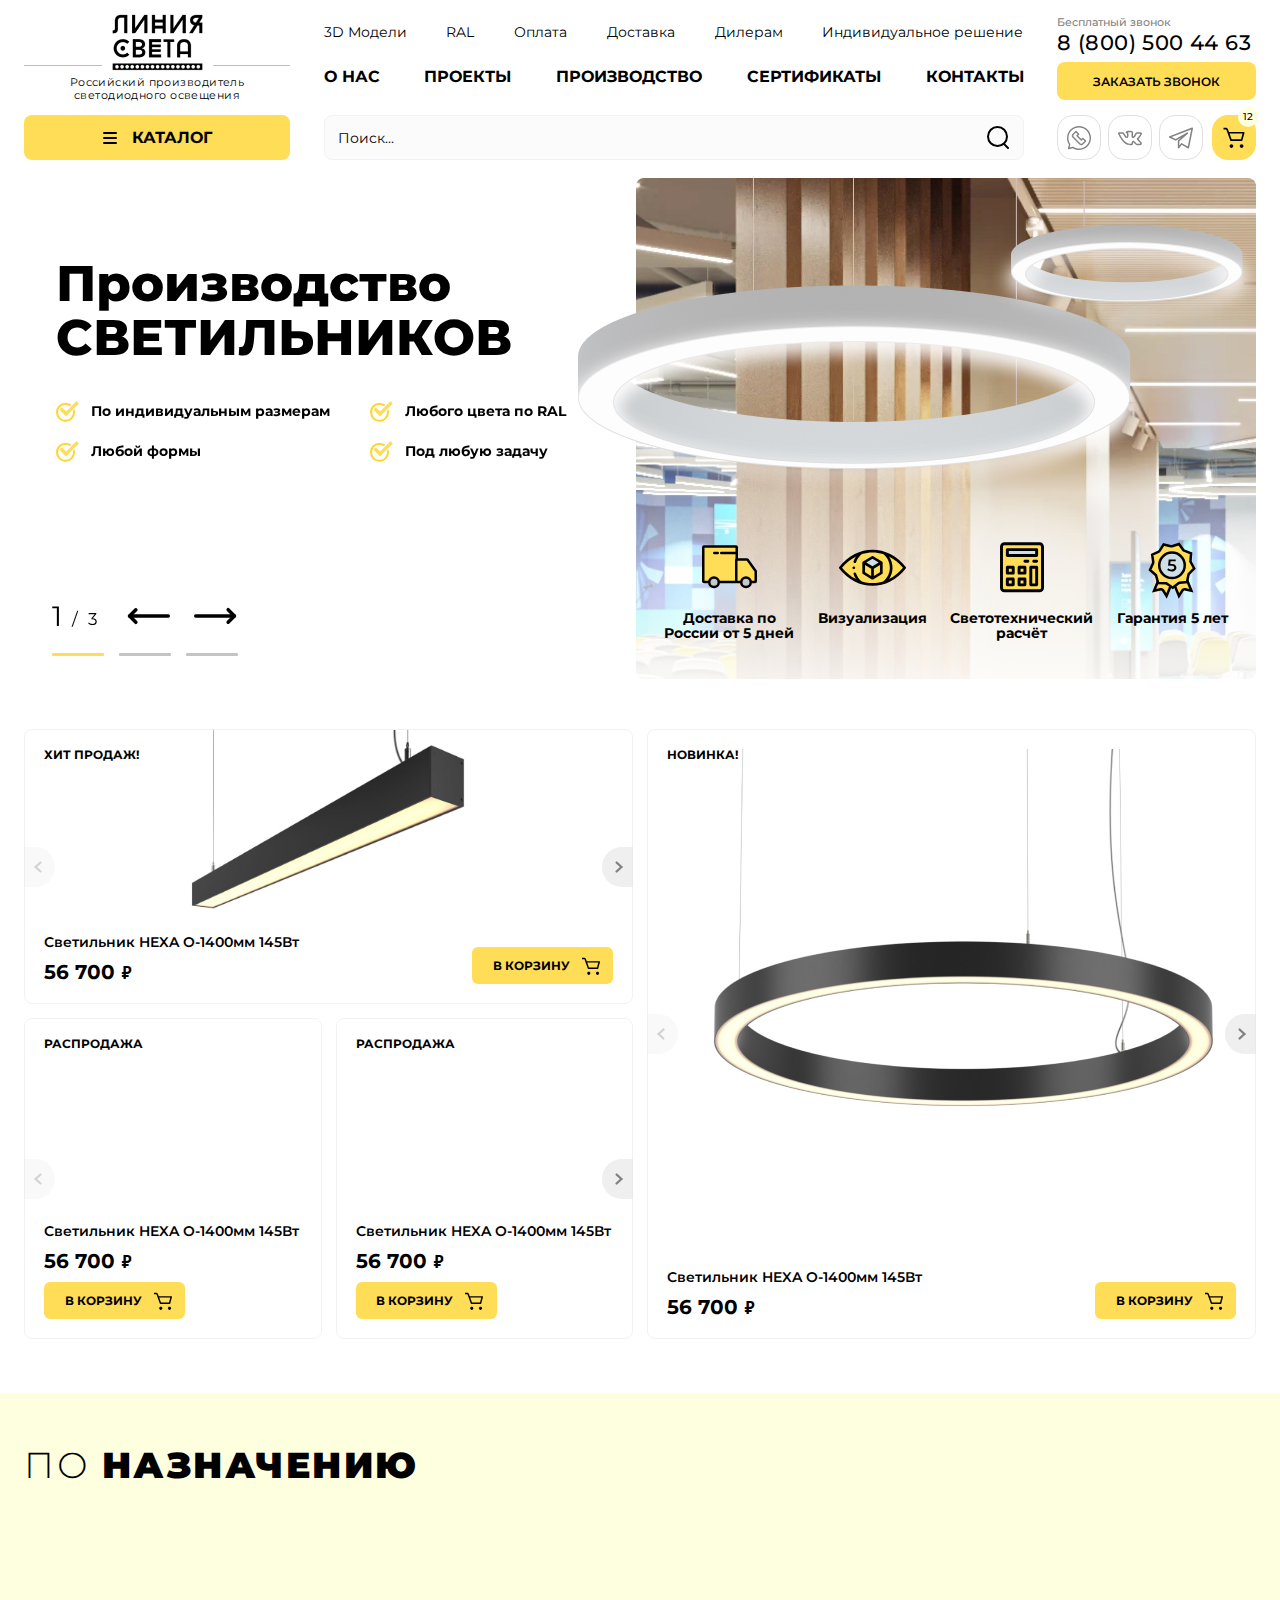
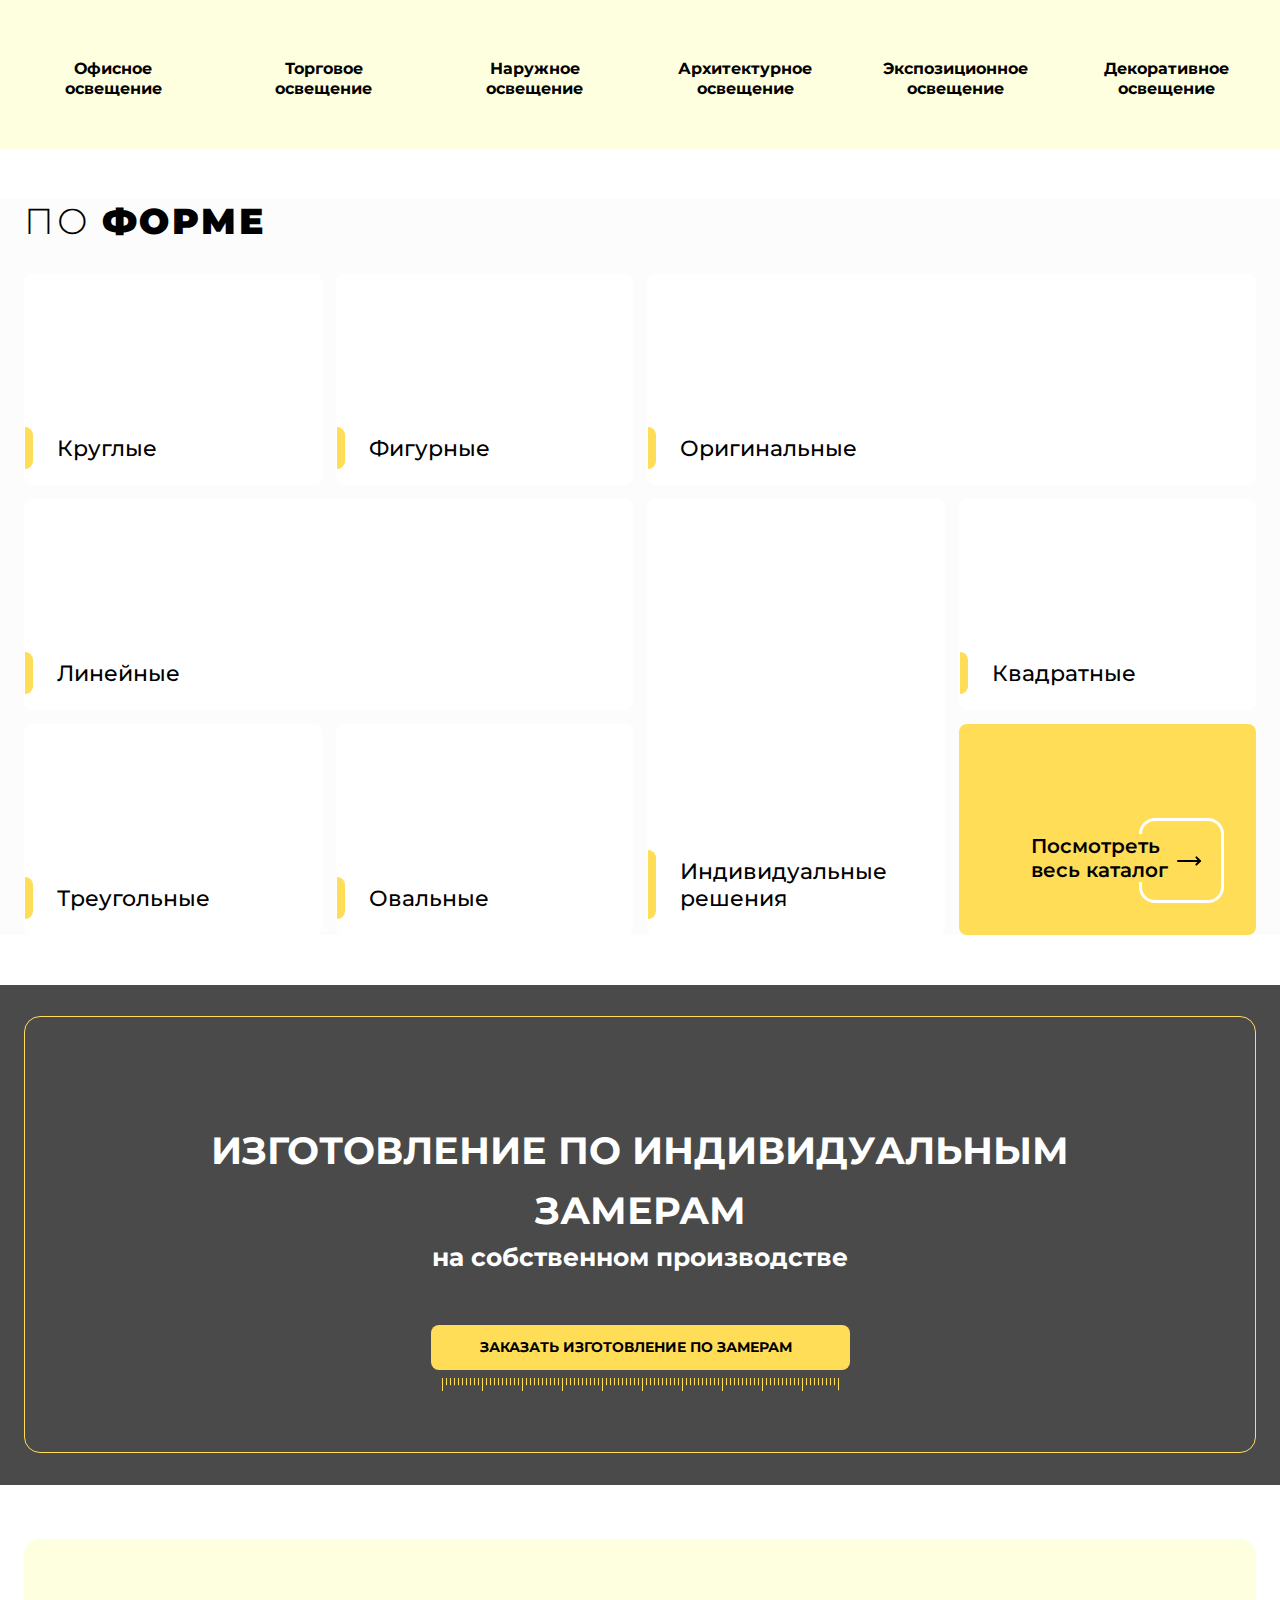
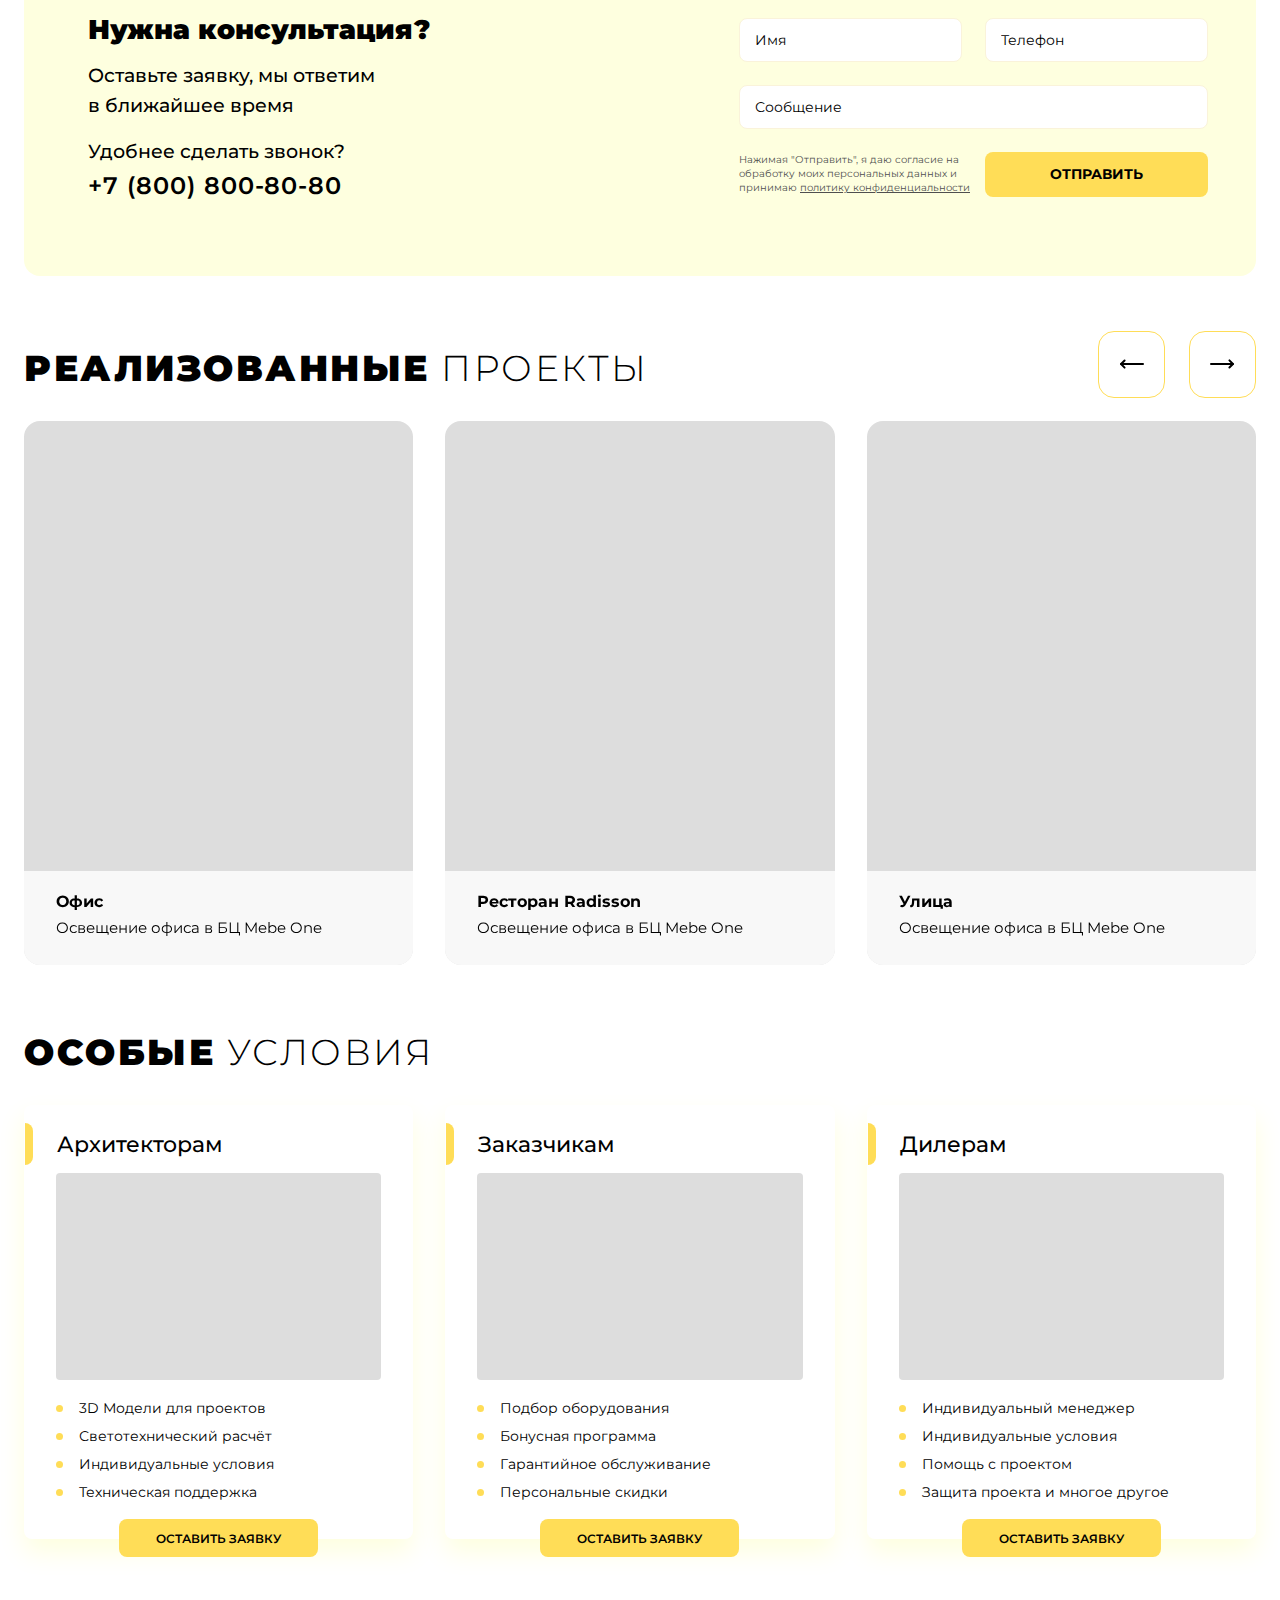
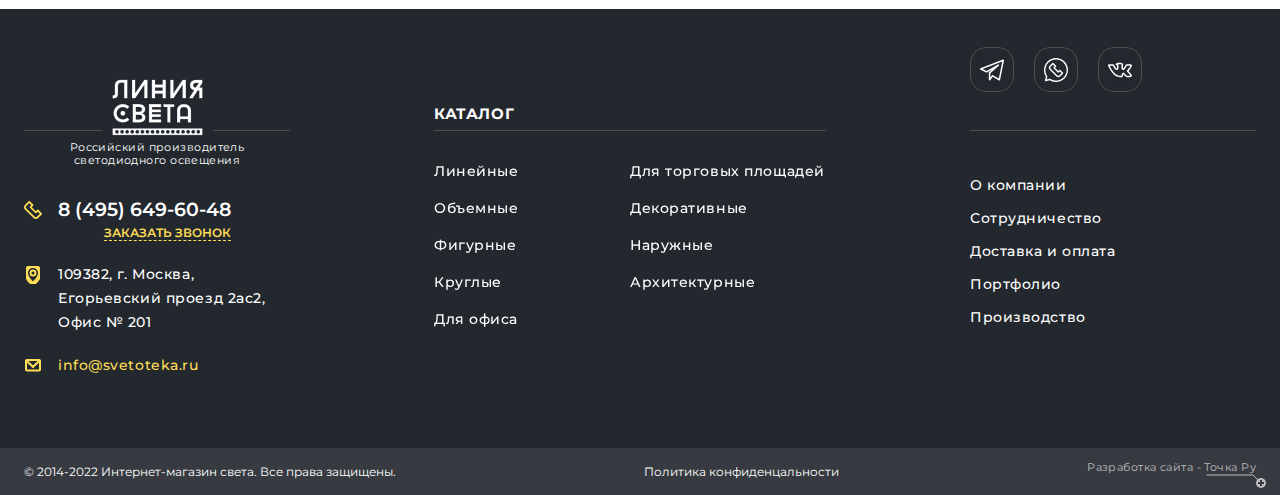
<file: index.html>
<!DOCTYPE html>
<html lang="ru">
	<head>
		<meta http-equiv="Content-Type" content="text/html; charset=utf-8">

		<!-- Адаптирование страницы для мобильных устройств -->
		<meta name="viewport" content="width=device-width, initial-scale=1, maximum-scale=1">

		<!-- Запрет распознования номера телефона -->
		<meta name="format-detection" content="telephone=no">
		<meta name="SKYPE_TOOLBAR" content ="SKYPE_TOOLBAR_PARSER_COMPATIBLE">

		<!-- Заголовок страницы -->
		<title>Заголовок страницы</title>

		<!-- Данное значение часто используют(использовали) поисковые системы -->
		<meta name="description" content="">
		<meta name="keywords" content="">

		<!-- Изменение цвета панели моб. браузера -->
		<meta name="msapplication-TileColor" content="#FFDD57">
		<meta name="theme-color" content="#FFDD57">

		<!-- Подключение шрифтов с гугла -->
		<link rel="preconnect" href="https://fonts.googleapis.com">
		<link rel="preconnect" href="https://fonts.gstatic.com" crossorigin>
		<link href="https://fonts.googleapis.com/css2?family=Montserrat:ital,wght@0,100;0,200;0,300;0,400;0,500;0,600;0,700;0,800;0,900;1,100;1,200;1,300;1,400;1,500;1,600;1,700;1,800;1,900&display=swap" rel="stylesheet">

		<!-- Подключение файлов стилей -->
		<link rel="stylesheet" href="css/swiper-bundle.min.css" async>
		<link rel="stylesheet" href="css/swiper.css" async>
		<link rel="stylesheet" href="css/ion.rangeSlider.css" async>
		<link rel="stylesheet" href="css/fancybox.css" async>
		<link rel="stylesheet" href="css/styles.css" async>

		<link rel="stylesheet" href="css/response_1279.css" media="print, (max-width: 1279px)" async>
		<link rel="stylesheet" href="css/response_1023.css" media="print, (max-width: 1023px)" async>
		<link rel="stylesheet" href="css/response_767.css" media="print, (max-width: 767px)" async>
		<link rel="stylesheet" href="css/response_479.css" media="(max-width: 479px)" async>
	</head>

	<body>
		<div class="wrap">
			<div class="main">
				<header>
					<button class="mob_close_btn"></button>

					<div class="mob_scroll">
						<div class="cont row">
							<a href="/" class="logo">
								<div class="img"><img src="images/logo.png" alt=""></div>
								<div>Российский производитель<br> светодиодного освещения</div>
							</a>

							<div class="col_center">
								<div class="links row">
									<div><a href="/">3D Модели</a></div>
									<div><a href="/">RAL</a></div>
									<div><a href="/">Оплата</a></div>
									<div><a href="/">Доставка</a></div>
									<div><a href="/">Дилерам</a></div>
									<div><a href="/">Индивидуальное решение</a></div>
								</div>

								<nav class="menu row">
									<div class="menu_item">
										<a href="/">О нас</a>
									</div>

									<div class="menu_item">
										<a href="/">Проекты</a>
									</div>

									<div class="menu_item">
										<a href="/">Производство</a>
									</div>

									<div class="menu_item">
										<a href="/">Сертификаты</a>
									</div>

									<div class="menu_item">
										<a href="/">Контакты</a>
									</div>
								</nav>
							</div>

							<div class="col_right">
								<div class="phone">
									<div class="exp">Бесплатный звонок</div>
									<div><a href="tel:88005004463">8 (800) 500 44 63</a></div>
								</div>

								<button class="callback_btn modal_btn" data-modal="#callback_modal">Заказать звонок</button>
							</div>
						</div>


						<div class="cont row">
							<div class="catalog modal_cont">
								<button class="btn mini_modal_btn" data-modal-id="#catalog_modal">
									<svg class="icon"><use xlink:href="images/sprite.svg#ic_menu"></use></svg>
									<svg class="icon"><use xlink:href="images/sprite.svg#ic_close"></use></svg>
									<span>КАТАЛОГ</span>
								</button>

								<div class="mini_modal" id="catalog_modal">
									<div class="data">
										<div class="item">
											<div class="title">По НАЗНАЧЕНИЮ</div>

											<div class="sub">
												<div><a href="/">Офисное освещение</a></div>
												<div><a href="/">Торговое освещение</a></div>
												<div><a href="/">Наружное освещение</a></div>
												<div><a href="/">Архитектурное освещение</a></div>
												<div><a href="/">Экспозиционное освещение</a></div>
												<div><a href="/">Декоративное освещение</a></div>
											</div>
										</div>

										<div class="item">
											<div class="title">По форме</div>

											<div class="sub">
												<div><a href="/">Круглые</a></div>
												<div><a href="/">Фигурные</a></div>
												<div><a href="/">Оригинальные</a></div>
												<div><a href="/">Квадратные</a></div>
												<div><a href="/">Линейные</a></div>
												<div><a href="/">Треугольные</a></div>
											</div>
										</div>

										<div class="item">
											<div class="title empty"></div>

											<div class="sub">
												<div><a href="/">Индивидуальные<br> решения</a></div>
											</div>
										</div>
									</div>

									<div class="products">
										<div class="product">
											<div class="sticker">РАСПРОДАЖА</div>

											<a href="/" class="thumb">
												<img data-src="images/tmp/grid_product_thumb4.jpg" alt="" class="lazyload">
											</a>

											<div class="info">
												<div class="name">
													<a href="/">Светильник HEXA O-1400мм 145Вт</a>
												</div>

												<div class="price">56 700 <span class="currency">9</span></div>

												<button class="buy_btn">
													<span>В КОРЗИНУ</span>
													<svg class="icon"><use xlink:href="images/sprite.svg#ic_cart"></use></svg>
												</button>
											</div>
										</div>
									</div>
								</div>
							</div>

							<div class="col_center">
								<div class="search">
									<form action="">
										<input type="text" name="" value="" class="input" placeholder="Поиск...">

										<button type="submit" class="submit_btn">
											<svg class="icon"><use xlink:href="images/sprite.svg#ic_search"></use></svg>
										</button>
									</form>
								</div>
							</div>

							<div class="col_right row">
								<div class="socials">
									<a href="/" target="_blank" rel="noopener nofollow" class="whatsapp_link">
										<svg class="icon"><use xlink:href="images/sprite.svg#ic_whatsapp"></use></svg>
									</a>

									<a href="/" target="_blank" rel="noopener nofollow" class="vk_link">
										<svg class="icon"><use xlink:href="images/sprite.svg#ic_vk"></use></svg>
									</a>

									<a href="/" target="_blank" rel="noopener nofollow" class="telegram_link">
										<svg class="icon"><use xlink:href="images/sprite.svg#ic_telegram"></use></svg>
									</a>
								</div>

								<a href="/" class="cart_link">
									<span class="count">12</span>
									<svg class="icon"><use xlink:href="images/sprite.svg#ic_cart"></use></svg>
								</a>
							</div>
						</div>
					</div>
				</header>


				<section class="mob_header">
					<div class="cont row">
						<div class="logo">
							<img src="images/logo.png" alt="">
						</div>

						<div class="phone">
							<div class="exp">Бесплатный звонок</div>
							<div><a href="tel:88005004463">8 (800) 500 44 63</a></div>
						</div>

						<a href="/" class="cart_link">
							<span class="count">12</span>
							<svg class="icon"><use xlink:href="images/sprite.svg#ic_cart"></use></svg>
						</a>

						<button class="mob_menu_btn">
							<span></span>
						</button>

						<div class="search">
							<form action="">
								<input type="text" name="" value="" class="input" placeholder="Поиск...">

								<button type="submit" class="submit_btn">
									<svg class="icon"><use xlink:href="images/sprite.svg#ic_search"></use></svg>
								</button>
							</form>
						</div>
					</div>
				</section>


				<section class="main_slider">
					<div class="swiper">
						<div class="swiper-wrapper">
							<div class="slide swiper-slide">
								<div class="cont row">
									<div class="data">
										<div class="title">Производство <span>светильников</span></div>

										<div class="pluses">
											<div>
												<div class="item">По индивидуальным размерам</div>
												<div class="item">Любой формы</div>
											</div>

											<div>
												<div class="item">Любого цвета по RAL</div>
												<div class="item">Под любую задачу</div>
											</div>
										</div>
									</div>

									<div class="image">
										<img data-src="images/tmp/main_slider_img.jpg" alt="" class="swiper-lazy">

										<div class="advantages">
											<div class="item">
												<div class="icon">
													<img data-src="images/ic_advantage1.svg" alt="" class="swiper-lazy">
												</div>
												<div>Доставка по<br> России от 5 дней</div>
											</div>

											<div class="item">
												<div class="icon">
													<img data-src="images/ic_advantage2.svg" alt="" class="swiper-lazy">
												</div>
												<div>Визуализация</div>
											</div>

											<div class="item">
												<div class="icon">
													<img data-src="images/ic_advantage3.svg" alt="" class="swiper-lazy">
												</div>
												<div>Светотехнический<br> расчёт</div>
											</div>

											<div class="item">
												<div class="icon">
													<img data-src="images/ic_advantage4.svg" alt="" class="swiper-lazy">
												</div>
												<div>Гарантия 5 лет</div>
											</div>
										</div>
									</div>
								</div>
							</div>


							<div class="slide swiper-slide">
								<div class="cont row">
									<div class="data">
										<div class="title">Производство <span>светильников</span></div>

										<div class="pluses">
											<div>
												<div class="item">По индивидуальным размерам</div>
												<div class="item">Любой формы</div>
											</div>

											<div>
												<div class="item">Любого цвета по RAL</div>
												<div class="item">Под любую задачу</div>
											</div>
										</div>
									</div>

									<div class="image">
										<img data-src="images/tmp/main_slider_img.jpg" alt="" class="swiper-lazy">

										<div class="advantages">
											<div class="item">
												<div class="icon">
													<img data-src="images/ic_advantage1.svg" alt="" class="swiper-lazy">
												</div>
												<div>Доставка по<br> России от 5 дней</div>
											</div>

											<div class="item">
												<div class="icon">
													<img data-src="images/ic_advantage2.svg" alt="" class="swiper-lazy">
												</div>
												<div>Визуализация</div>
											</div>

											<div class="item">
												<div class="icon">
													<img data-src="images/ic_advantage3.svg" alt="" class="swiper-lazy">
												</div>
												<div>Светотехнический<br> расчёт</div>
											</div>

											<div class="item">
												<div class="icon">
													<img data-src="images/ic_advantage4.svg" alt="" class="swiper-lazy">
												</div>
												<div>Гарантия 5 лет</div>
											</div>
										</div>
									</div>
								</div>
							</div>


							<div class="slide swiper-slide">
								<div class="cont row">
									<div class="data">
										<div class="title">Производство <span>светильников</span></div>

										<div class="pluses">
											<div>
												<div class="item">По индивидуальным размерам</div>
												<div class="item">Любой формы</div>
											</div>

											<div>
												<div class="item">Любого цвета по RAL</div>
												<div class="item">Под любую задачу</div>
											</div>
										</div>
									</div>

									<div class="image">
										<img data-src="images/tmp/main_slider_img.jpg" alt="" class="swiper-lazy">

										<div class="advantages">
											<div class="item">
												<div class="icon">
													<img data-src="images/ic_advantage1.svg" alt="" class="swiper-lazy">
												</div>
												<div>Доставка по<br> России от 5 дней</div>
											</div>

											<div class="item">
												<div class="icon">
													<img data-src="images/ic_advantage2.svg" alt="" class="swiper-lazy">
												</div>
												<div>Визуализация</div>
											</div>

											<div class="item">
												<div class="icon">
													<img data-src="images/ic_advantage3.svg" alt="" class="swiper-lazy">
												</div>
												<div>Светотехнический<br> расчёт</div>
											</div>

											<div class="item">
												<div class="icon">
													<img data-src="images/ic_advantage4.svg" alt="" class="swiper-lazy">
												</div>
												<div>Гарантия 5 лет</div>
											</div>
										</div>
									</div>
								</div>
							</div>
						</div>


						<div class="controls">
							<div class="count">
								<span class="current">1</span>
								<span class="sep">/</span>
								<spab class="total">1</spab>
							</div>

							<div class="swiper-button-prev">
								<svg class="icon"><use xlink:href="images/sprite.svg#ic_arrow"></use></svg>
							</div>

							<div class="swiper-button-next">
								<svg class="icon"><use xlink:href="images/sprite.svg#ic_arrow"></use></svg>
							</div>

							<div class="swiper-pagination"></div>
						</div>
					</div>
				</section>


				<section class="products">
					<div class="cont">
						<div class="grid">
							<div class="item horizontal">
								<div class="swiper">
									<div class="swiper-wrapper">
										<div class="swiper-slide">
											<div class="product">
												<div class="sticker">ХИТ ПРОДАЖ!</div>

												<a href="/" class="thumb">
													<img data-src="images/tmp/grid_product_thumb.jpg" alt="" class="swiper-lazy">
												</a>

												<div class="info row">
													<div>
														<div class="name">
															<a href="/">Светильник HEXA O-1400мм 145Вт</a>
														</div>

														<div class="price">56 700 <span class="currency">9</span></div>
													</div>

													<button class="buy_btn">
														<span>В КОРЗИНУ</span>
														<svg class="icon"><use xlink:href="images/sprite.svg#ic_cart"></use></svg>
													</button>
												</div>
											</div>
										</div>

										<div class="swiper-slide">
											<div class="product">
												<div class="sticker">ХИТ ПРОДАЖ!</div>

												<a href="/" class="thumb">
													<img data-src="images/tmp/grid_product_thumb.jpg" alt="" class="swiper-lazy">
												</a>

												<div class="info row">
													<div>
														<div class="name">
															<a href="/">Светильник HEXA O-1400мм 145Вт</a>
														</div>

														<div class="price">56 700 <span class="currency">9</span></div>
													</div>

													<button class="buy_btn">
														<span>В КОРЗИНУ</span>
														<svg class="icon"><use xlink:href="images/sprite.svg#ic_cart"></use></svg>
													</button>
												</div>
											</div>
										</div>

										<div class="swiper-slide">
											<div class="product">
												<div class="sticker">ХИТ ПРОДАЖ!</div>

												<a href="/" class="thumb">
													<img data-src="images/tmp/grid_product_thumb.jpg" alt="" class="swiper-lazy">
												</a>

												<div class="info row">
													<div>
														<div class="name">
															<a href="/">Светильник HEXA O-1400мм 145Вт</a>
														</div>

														<div class="price">56 700 <span class="currency">9</span></div>
													</div>

													<button class="buy_btn">
														<span>В КОРЗИНУ</span>
														<svg class="icon"><use xlink:href="images/sprite.svg#ic_cart"></use></svg>
													</button>
												</div>
											</div>
										</div>
									</div>

									<div class="swiper-button-prev">
										<svg class="icon"><use xlink:href="images/sprite.svg#ic_arr"></use></svg>
									</div>

									<div class="swiper-button-next">
										<svg class="icon"><use xlink:href="images/sprite.svg#ic_arr"></use></svg>
									</div>
								</div>
							</div>

							<div class="item big">
								<div class="swiper">
									<div class="swiper-wrapper">
										<div class="swiper-slide">
											<div class="product">
												<div class="sticker">НОВИНКА!</div>

												<a href="/" class="thumb">
													<img data-src="images/tmp/grid_product_thumb2.jpg" alt="" class="swiper-lazy">
												</a>

												<div class="info row">
													<div>
														<div class="name">
															<a href="/">Светильник HEXA O-1400мм 145Вт</a>
														</div>

														<div class="price">56 700 <span class="currency">9</span></div>
													</div>

													<button class="buy_btn">
														<span>В КОРЗИНУ</span>
														<svg class="icon"><use xlink:href="images/sprite.svg#ic_cart"></use></svg>
													</button>
												</div>
											</div>
										</div>

										<div class="swiper-slide">
											<div class="product">
												<div class="sticker">НОВИНКА!</div>

												<a href="/" class="thumb">
													<img data-src="images/tmp/grid_product_thumb2.jpg" alt="" class="swiper-lazy">
												</a>

												<div class="info row">
													<div>
														<div class="name">
															<a href="/">Светильник HEXA O-1400мм 145Вт</a>
														</div>

														<div class="price">56 700 <span class="currency">9</span></div>
													</div>

													<button class="buy_btn">
														<span>В КОРЗИНУ</span>
														<svg class="icon"><use xlink:href="images/sprite.svg#ic_cart"></use></svg>
													</button>
												</div>
											</div>
										</div>

										<div class="swiper-slide">
											<div class="product">
												<div class="sticker">НОВИНКА!</div>

												<a href="/" class="thumb">
													<img data-src="images/tmp/grid_product_thumb2.jpg" alt="" class="swiper-lazy">
												</a>

												<div class="info row">
													<div>
														<div class="name">
															<a href="/">Светильник HEXA O-1400мм 145Вт</a>
														</div>

														<div class="price">56 700 <span class="currency">9</span></div>
													</div>

													<button class="buy_btn">
														<span>В КОРЗИНУ</span>
														<svg class="icon"><use xlink:href="images/sprite.svg#ic_cart"></use></svg>
													</button>
												</div>
											</div>
										</div>
									</div>

									<div class="swiper-button-prev">
										<svg class="icon"><use xlink:href="images/sprite.svg#ic_arr"></use></svg>
									</div>

									<div class="swiper-button-next">
										<svg class="icon"><use xlink:href="images/sprite.svg#ic_arr"></use></svg>
									</div>
								</div>
							</div>


							<div class="item horizontal2">
								<div class="swiper">
									<div class="swiper-wrapper">
										<div class="swiper-slide">
											<div class="product">
												<div class="sticker">РАСПРОДАЖА</div>

												<a href="/" class="thumb">
													<img data-src="images/tmp/grid_product_thumb3.jpg" alt="" class="swiper-lazy">
												</a>

												<div class="info">
													<div class="name">
														<a href="/">Светильник HEXA O-1400мм 145Вт</a>
													</div>

													<div class="price">56 700 <span class="currency">9</span></div>

													<button class="buy_btn">
														<span>В КОРЗИНУ</span>
														<svg class="icon"><use xlink:href="images/sprite.svg#ic_cart"></use></svg>
													</button>
												</div>
											</div>
										</div>

										<div class="swiper-slide">
											<div class="product">
												<div class="sticker">РАСПРОДАЖА</div>

												<a href="/" class="thumb">
													<img data-src="images/tmp/grid_product_thumb4.jpg" alt="" class="swiper-lazy">
												</a>

												<div class="info">
													<div class="name">
														<a href="/">Светильник HEXA O-1400мм 145Вт</a>
													</div>

													<div class="price">56 700 <span class="currency">9</span></div>

													<button class="buy_btn">
														<span>В КОРЗИНУ</span>
														<svg class="icon"><use xlink:href="images/sprite.svg#ic_cart"></use></svg>
													</button>
												</div>
											</div>
										</div>

										<div class="swiper-slide">
											<div class="product">
												<div class="sticker">РАСПРОДАЖА</div>

												<a href="/" class="thumb">
													<img data-src="images/tmp/grid_product_thumb3.jpg" alt="" class="swiper-lazy">
												</a>

												<div class="info">
													<div class="name">
														<a href="/">Светильник HEXA O-1400мм 145Вт</a>
													</div>

													<div class="price">56 700 <span class="currency">9</span></div>

													<button class="buy_btn">
														<span>В КОРЗИНУ</span>
														<svg class="icon"><use xlink:href="images/sprite.svg#ic_cart"></use></svg>
													</button>
												</div>
											</div>
										</div>

										<div class="swiper-slide">
											<div class="product">
												<div class="sticker">РАСПРОДАЖА</div>

												<a href="/" class="thumb">
													<img data-src="images/tmp/grid_product_thumb4.jpg" alt="" class="swiper-lazy">
												</a>

												<div class="info">
													<div class="name">
														<a href="/">Светильник HEXA O-1400мм 145Вт</a>
													</div>

													<div class="price">56 700 <span class="currency">9</span></div>

													<button class="buy_btn">
														<span>В КОРЗИНУ</span>
														<svg class="icon"><use xlink:href="images/sprite.svg#ic_cart"></use></svg>
													</button>
												</div>
											</div>
										</div>
									</div>

									<div class="swiper-button-prev">
										<svg class="icon"><use xlink:href="images/sprite.svg#ic_arr"></use></svg>
									</div>

									<div class="swiper-button-next">
										<svg class="icon"><use xlink:href="images/sprite.svg#ic_arr"></use></svg>
									</div>
								</div>
							</div>
						</div>
					</div>
				</section>


				<section class="catalog_purpose">
					<div class="cont">
						<div class="block_head">
							<div class="title">По <b>НАЗНАЧЕНИЮ</b></div>
						</div>

						<div class="row">
							<a href="/" class="category">
								<div class="icon">
									<img data-src="images/ic_catalog_purpose.svg" alt="" class="lazyload">
								</div>

								<div class="name">Офисное<br> освещение</div>
							</a>

							<a href="/" class="category">
								<div class="icon">
									<img data-src="images/ic_catalog_purpose2.svg" alt="" class="lazyload">
								</div>

								<div class="name">Торговое<br> освещение</div>
							</a>

							<a href="/" class="category">
								<div class="icon">
									<img data-src="images/ic_catalog_purpose3.svg" alt="" class="lazyload">
								</div>

								<div class="name">Наружное<br> освещение</div>
							</a>

							<a href="/" class="category">
								<div class="icon">
									<img data-src="images/ic_catalog_purpose4.svg" alt="" class="lazyload">
								</div>

								<div class="name">Архитектурное<br> освещение</div>
							</a>

							<a href="/" class="category">
								<div class="icon">
									<img data-src="images/ic_catalog_purpose5.svg" alt="" class="lazyload">
								</div>

								<div class="name">Экспозиционное<br> освещение</div>
							</a>

							<a href="/" class="category">
								<div class="icon">
									<img data-src="images/ic_catalog_purpose6.svg" alt="" class="lazyload">
								</div>

								<div class="name">Декоративное<br> освещение</div>
							</a>
						</div>
					</div>
				</section>


				<section class="catalog_form">
					<div class="cont">
						<div class="block_head">
							<div class="title">По <b>форме</b></div>
						</div>

						<div class="grid">
							<a href="/" class="category">
								<div class="thumb">
									<img data-src="images/tmp/catalog_form_thumb.jpg" alt="" class="lazyload">
								</div>

								<div class="name"><span>Круглые</span></div>
							</a>

							<a href="/" class="category">
								<div class="thumb">
									<img data-src="images/tmp/catalog_form_thumb2.jpg" alt="" class="lazyload">
								</div>

								<div class="name"><span>Фигурные</span></div>
							</a>

							<a href="/" class="category horizontal">
								<div class="thumb">
									<img data-src="images/tmp/catalog_form_thumb3.jpg" alt="" class="lazyload">
								</div>

								<div class="name"><span>Оригинальные</span></div>
							</a>

							<a href="/" class="category horizontal2">
								<div class="thumb">
									<img data-src="images/tmp/catalog_form_thumb4.jpg" alt="" class="lazyload">
								</div>

								<div class="name"><span>Линейные</span></div>
							</a>

							<a href="/" class="category vertical">
								<div class="thumb">
									<img data-src="images/tmp/catalog_form_thumb5.jpg" alt="" class="lazyload">
								</div>

								<div class="name"><span>Индивидуальные решения</span></div>
							</a>

							<a href="/" class="category">
								<div class="thumb">
									<img data-src="images/tmp/catalog_form_thumb6.jpg" alt="" class="lazyload">
								</div>

								<div class="name"><span>Квадратные</span></div>
							</a>

							<a href="/" class="category">
								<div class="thumb">
									<img data-src="images/tmp/catalog_form_thumb7.jpg" alt="" class="lazyload">
								</div>

								<div class="name"><span>Треугольные</span></div>
							</a>

							<a href="/" class="category">
								<div class="thumb">
									<img data-src="images/tmp/catalog_form_thumb8.jpg" alt="" class="lazyload">
								</div>

								<div class="name"><span>Овальные</span></div>
							</a>

							<a href="/" class="all_link">
								<img data-src="images/ic_catalog_all_link.svg" alt="" class="icon lazyload">

								<div class="name">Посмотреть<br> весь каталог</div>

								<div class="arrow">
									<svg><use xlink:href="images/sprite.svg#ic_arrow"></use></svg>
								</div>
							</a>
						</div>
					</div>
				</section>


				<section class="individual">
					<div class="cont">
						<div class="data">
							<div class="title">Изготовление по индивидуальным замерам</div>

							<div class="desc">на собственном производстве</div>

							<div class="btn">
								<button class="modal_btn" data-modal="#callback_modal">ЗАказать изготовление по замерам</button>
							</div>
						</div>
					</div>

					<img data-src="images/tmp/bg_individual.jpg" alt="" class="bg lazyload">
				</section>


				<section class="consult_block block">
					<div class="cont">
						<div class="data">
							<div class="info">
								<div class="title">Нужна консультация?</div>

								<div class="desc">Оставьте заявку, мы ответим<br> в ближайшее время</div>

								<div class="phone">
									<div>Удобнее сделать звонок?</div>
									<div><a href="tel:+78008008080">+7 (800) 800-80-80</a></div>
								</div>
							</div>

							<form action="" class="form">
								<div class="columns row">
									<div class="line">
										<div class="field">
											<input type="text" name="" value="" class="input" placeholder="Имя">
										</div>
									</div>

									<div class="line">
										<div class="field">
											<input type="tel" name="" value="" class="input" placeholder="Телефон">
										</div>
									</div>
								</div>

								<div class="line">
									<div class="field">
										<input type="text" name="" value="" class="input" placeholder="Сообщение">
									</div>
								</div>

								<div class="bottom">
									<div class="agree">Нажимая "Отправить", я даю согласие на обработку моих  персональных данных и принимаю <a href="/" target="_blank">политику конфиденциальности</a></div>

									<div class="submit">
										<button type="submit" class="submit_btn">Отправить</button>
									</div>
								</div>
							</form>

							<img data-src="images/consult_img.svg" alt="" class="img lazyload">
						</div>
					</div>
				</section>


				<section class="projects">
					<div class="cont">
						<div class="block_head padding_right mob_full_w">
							<div class="title"><b>Реализованные</b> проекты</div>
						</div>

						<div class="swiper">
							<div class="swiper-wrapper">
								<div class="swiper-slide">
									<a href="/" class="project">
										<div class="thumb">
											<img data-src="images/tmp/project_thumb.jpg" alt="" class="swiper-lazy">

											<div class="zoom">
												<div class="icon">
													<svg><use xlink:href="images/sprite.svg#ic_zoom"></use></svg>
												</div>
											</div>
										</div>

										<div class="info">
											<div class="name">Офис</div>

											<div class="desc">Освещение офиса в БЦ Mebe One</div>
										</div>
									</a>
								</div>

								<div class="swiper-slide">
									<a href="/" class="project">
										<div class="thumb">
											<img data-src="images/tmp/project_thumb2.jpg" alt="" class="swiper-lazy">

											<div class="zoom">
												<div class="icon">
													<svg><use xlink:href="images/sprite.svg#ic_zoom"></use></svg>
												</div>
											</div>
										</div>

										<div class="info">
											<div class="name">Ресторан  Radisson</div>

											<div class="desc">Освещение офиса в БЦ Mebe One</div>
										</div>
									</a>
								</div>

								<div class="swiper-slide">
									<a href="/" class="project">
										<div class="thumb">
											<img data-src="images/tmp/project_thumb3.jpg" alt="" class="swiper-lazy">

											<div class="zoom">
												<div class="icon">
													<svg><use xlink:href="images/sprite.svg#ic_zoom"></use></svg>
												</div>
											</div>
										</div>

										<div class="info">
											<div class="name">Улица</div>

											<div class="desc">Освещение офиса в БЦ Mebe One</div>
										</div>
									</a>
								</div>

								<div class="swiper-slide">
									<a href="/" class="project">
										<div class="thumb">
											<img data-src="images/tmp/project_thumb.jpg" alt="" class="swiper-lazy">

											<div class="zoom">
												<div class="icon">
													<svg><use xlink:href="images/sprite.svg#ic_zoom"></use></svg>
												</div>
											</div>
										</div>

										<div class="info">
											<div class="name">Офис</div>

											<div class="desc">Освещение офиса в БЦ Mebe One</div>
										</div>
									</a>
								</div>

								<div class="swiper-slide">
									<a href="/" class="project">
										<div class="thumb">
											<img data-src="images/tmp/project_thumb2.jpg" alt="" class="swiper-lazy">

											<div class="zoom">
												<div class="icon">
													<svg><use xlink:href="images/sprite.svg#ic_zoom"></use></svg>
												</div>
											</div>
										</div>

										<div class="info">
											<div class="name">Ресторан  Radisson</div>

											<div class="desc">Освещение офиса в БЦ Mebe One</div>
										</div>
									</a>
								</div>

								<div class="swiper-slide">
									<a href="/" class="project">
										<div class="thumb">
											<img data-src="images/tmp/project_thumb3.jpg" alt="" class="swiper-lazy">

											<div class="zoom">
												<div class="icon">
													<svg><use xlink:href="images/sprite.svg#ic_zoom"></use></svg>
												</div>
											</div>
										</div>

										<div class="info">
											<div class="name">Улица</div>

											<div class="desc">Освещение офиса в БЦ Mebe One</div>
										</div>
									</a>
								</div>
							</div>

							<div class="controls">
								<div class="swiper-button-prev">
									<svg class="icon"><use xlink:href="images/sprite.svg#ic_arrow"></use></svg>
								</div>

								<div class="swiper-button-next">
									<svg class="icon"><use xlink:href="images/sprite.svg#ic_arrow"></use></svg>
								</div>
							</div>
						</div>
					</div>
				</section>


				<section class="conditions block">
					<div class="cont">
						<div class="block_head">
							<div class="title"><b>особые</b> условия</div>
						</div>

						<div class="row">
							<div class="item">
								<div class="name">Архитекторам</div>

								<div class="thumb">
									<img data-src="images/tmp/conditions_thumb.jpg" alt="" class="lazyload">
								</div>

								<ul>
									<li>3D Модели для проектов</li>
									<li>Светотехнический расчёт</li>
									<li>Индивидуальные условия</li>
									<li>Техническая поддержка</li>
								</ul>

								<button class="btn modal_btn" data-modal="#callback_modal">Оставить заявку</button>
							</div>

							<div class="item">
								<div class="name">Заказчикам</div>

								<div class="thumb">
									<img data-src="images/tmp/conditions_thumb.jpg" alt="" class="lazyload">
								</div>

								<ul>
									<li>Подбор оборудования</li>
									<li>Бонусная программа</li>
									<li>Гарантийное обслуживание</li>
									<li>Персональные скидки</li>
								</ul>

								<button class="btn modal_btn" data-modal="#callback_modal">Оставить заявку</button>
							</div>

							<div class="item">
								<div class="name">Дилерам</div>

								<div class="thumb">
									<img data-src="images/tmp/conditions_thumb.jpg" alt="" class="lazyload">
								</div>

								<ul>
									<li>Индивидуальный менеджер</li>
									<li>Индивидуальные условия</li>
									<li>Помощь с проектом</li>
									<li>Защита проекта и многое другое</li>
								</ul>

								<button class="btn modal_btn" data-modal="#callback_modal">Оставить заявку</button>
							</div>
						</div>
					</div>
				</section>
			</div>


			<footer>
				<div class="info">
					<div class="cont row">
						<div class="col_left">
							<div class="logo">
								<div class="img"><img src="images/logo_white.png" alt=""></div>
								<div>Российский производитель<br> светодиодного освещения</div>
							</div>

							<div class="contacts">
								<div class="phone">
									<svg class="icon"><use xlink:href="images/sprite.svg#ic_phone"></use></svg>

									<div>
										<div><a href="tel:84956496048">8 (495) 649-60-48</a></div>

										<button class="callback_btn modal_btn" data-modal="#callback_modal">Заказать звонок</button>
									</div>
								</div>

								<div class="location">
									<svg class="icon"><use xlink:href="images/sprite.svg#ic_location"></use></svg>

									<div>109382, г. Москва,<br> Егорьевский проезд 2ас2,<br> Офис № 201</div>
								</div>

								<div class="email">
									<svg class="icon"><use xlink:href="images/sprite.svg#ic_email"></use></svg>

									<div><a href="mailto:info@svetoteka.ru">info@svetoteka.ru</a></div>
								</div>
							</div>
						</div>


						<div class="catalog">
							<div class="title">Каталог</div>

							<div class="items columns">
								<div><a href="/">Линейные</a></div>
								<div><a href="/">Объемные</a></div>
								<div><a href="/">Фигурные</a></div>
								<div><a href="/">Круглые</a></div>
								<div><a href="/">Для офиса</a></div>
								<div><a href="/">Для торговых площадей</a></div>
								<div><a href="/">Декоративные</a></div>
								<div><a href="/">Наружные</a></div>
								<div><a href="/">Архитектурные</a></div>
							</div>
						</div>


						<div class="col_right">
							<div class="socials">
								<a href="/" target="_blank" rel="noopener nofollow" class="telegram_link">
									<svg class="icon"><use xlink:href="images/sprite.svg#ic_telegram"></use></svg>
								</a>

								<a href="/" target="_blank" rel="noopener nofollow" class="whatsapp_link">
									<svg class="icon"><use xlink:href="images/sprite.svg#ic_whatsapp"></use></svg>
								</a>

								<a href="/" target="_blank" rel="noopener nofollow" class="vk_link">
									<svg class="icon"><use xlink:href="images/sprite.svg#ic_vk"></use></svg>
								</a>
							</div>

							<div class="links">
								<div class="items">
									<div><a href="/">О компании</a></div>
									<div><a href="/">Сотрудничество</a></div>
									<div><a href="/">Доставка и оплата</a></div>
									<div><a href="/">Портфолио</a></div>
									<div><a href="/">Производство</a></div>
								</div>
							</div>
						</div>
					</div>
				</div>


				<div class="bottom">
					<div class="cont row">
						<div class="copyright">&copy; 2014-2022 Интернет-магазин света. Все права защищены.</div>

						<div class="privacy_policy_link">
							<a href="/">Политика конфиденцальности</a>
						</div>

						<div class="creator">
							<a href="/" target="_blank" rel="noopener">Разработка сайта - <span>Точка Ру</span></a>
						</div>
					</div>
				</div>
			</footer>


			<div class="overlay"></div>
		</div>


		<div class="supports_error">
			Ваш браузер устарел рекомендуем обновить его до последней версии<br> или использовать другой более современный.
		</div>


		<section class="modal" id="callback_modal">
			<div class="modal_title">Заказать звонок</div>

			<form action="" class="form">
				<div class="line">
					<div class="label">Ваше имя</div>

					<div class="field">
						<input type="text" name="" value="" class="input">
					</div>
				</div>

				<div class="line">
					<div class="label">Телефон</div>

					<div class="field">
						<input type="tel" name="" value="" class="input" placeholder="+7 (___) ___-__-__">
					</div>
				</div>

				<div class="line">
					<div class="label">Необязательное сообщение</div>

					<div class="field">
						<input type="text" name="" value="" class="input">
					</div>
				</div>

				<div class="line file">
					<input type="file" name="file" id="cooperation_file">
					<label for="cooperation_file">
						<div class="btn">Выбрать файл</div>
						<div class="path">Файл не выбран</div>
					</label>
				</div>

				<div class="line agree">Нажимая "Отправить", я даю согласие на обработку моих  персональных данных и принимаю <a href="/" target="_blank">политику конфиденциальности</a></div>

				<div class="submit">
					<button type="submit" class="submit_btn">Отправить</button>
				</div>
			</form>
		</section>


		<!-- Подключение javascript файлов -->
		<script src="js/jquery-3.5.0.min.js"></script>
		<script src="js/swiper-bundle.min.js"></script>
		<script src="js/inputmask.min.js"></script>
		<script src="js/fancybox.min.js"></script>
		<script src="js/ion.rangeSlider.min.js"></script>
		<script src="js/functions.js"></script>
		<script src="js/scripts.js"></script>
	</body>
</html>
</file>
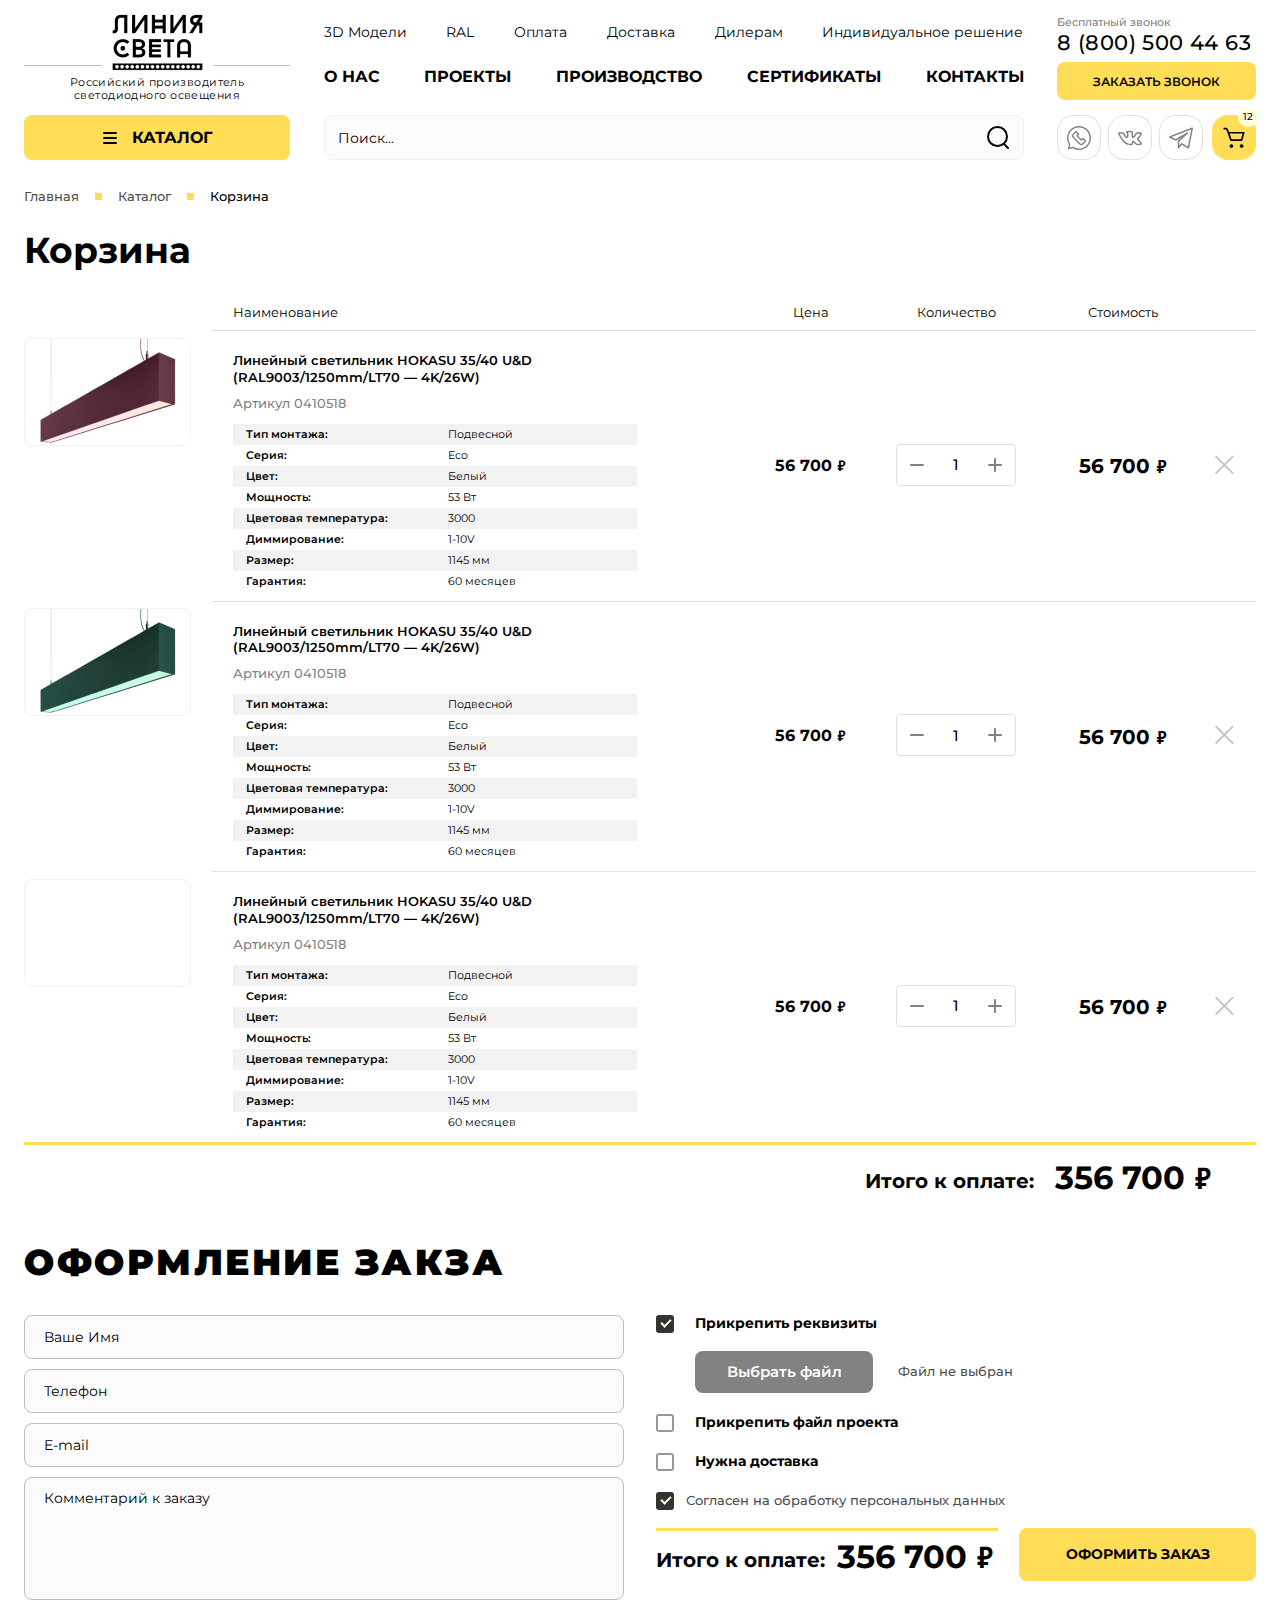
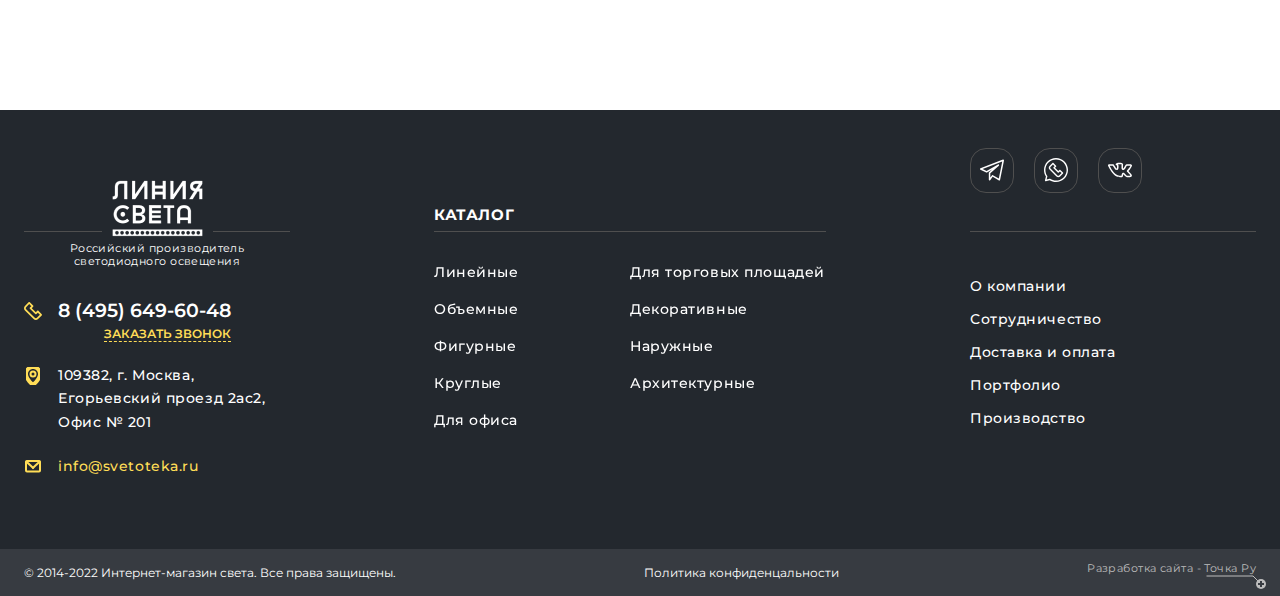
<file: cart.html>
<!DOCTYPE html>
<html lang="ru">
	<head>
		<meta http-equiv="Content-Type" content="text/html; charset=utf-8">

		<!-- Адаптирование страницы для мобильных устройств -->
		<meta name="viewport" content="width=device-width, initial-scale=1, maximum-scale=1">

		<!-- Запрет распознования номера телефона -->
		<meta name="format-detection" content="telephone=no">
		<meta name="SKYPE_TOOLBAR" content ="SKYPE_TOOLBAR_PARSER_COMPATIBLE">

		<!-- Заголовок страницы -->
		<title>Заголовок страницы</title>

		<!-- Данное значение часто используют(использовали) поисковые системы -->
		<meta name="description" content="">
		<meta name="keywords" content="">

		<!-- Изменение цвета панели моб. браузера -->
		<meta name="msapplication-TileColor" content="#FFDD57">
		<meta name="theme-color" content="#FFDD57">

		<!-- Подключение шрифтов с гугла -->
		<link rel="preconnect" href="https://fonts.googleapis.com">
		<link rel="preconnect" href="https://fonts.gstatic.com" crossorigin>
		<link href="https://fonts.googleapis.com/css2?family=Montserrat:ital,wght@0,100;0,200;0,300;0,400;0,500;0,600;0,700;0,800;0,900;1,100;1,200;1,300;1,400;1,500;1,600;1,700;1,800;1,900&display=swap" rel="stylesheet">

		<!-- Подключение файлов стилей -->
		<link rel="stylesheet" href="css/swiper-bundle.min.css" async>
		<link rel="stylesheet" href="css/swiper.css" async>
		<link rel="stylesheet" href="css/ion.rangeSlider.css" async>
		<link rel="stylesheet" href="css/fancybox.css" async>
		<link rel="stylesheet" href="css/styles.css" async>

		<link rel="stylesheet" href="css/response_1279.css" media="print, (max-width: 1279px)" async>
		<link rel="stylesheet" href="css/response_1023.css" media="print, (max-width: 1023px)" async>
		<link rel="stylesheet" href="css/response_767.css" media="print, (max-width: 767px)" async>
		<link rel="stylesheet" href="css/response_479.css" media="(max-width: 479px)" async>
	</head>

	<body>
		<div class="wrap">
			<div class="main">
				<header>
					<button class="mob_close_btn"></button>

					<div class="mob_scroll">
						<div class="cont row">
							<a href="/" class="logo">
								<div class="img"><img src="images/logo.png" alt=""></div>
								<div>Российский производитель<br> светодиодного освещения</div>
							</a>

							<div class="col_center">
								<div class="links row">
									<div><a href="/">3D Модели</a></div>
									<div><a href="/">RAL</a></div>
									<div><a href="/">Оплата</a></div>
									<div><a href="/">Доставка</a></div>
									<div><a href="/">Дилерам</a></div>
									<div><a href="/">Индивидуальное решение</a></div>
								</div>

								<nav class="menu row">
									<div class="menu_item">
										<a href="/">О нас</a>
									</div>

									<div class="menu_item">
										<a href="/">Проекты</a>
									</div>

									<div class="menu_item">
										<a href="/">Производство</a>
									</div>

									<div class="menu_item">
										<a href="/">Сертификаты</a>
									</div>

									<div class="menu_item">
										<a href="/">Контакты</a>
									</div>
								</nav>
							</div>

							<div class="col_right">
								<div class="phone">
									<div class="exp">Бесплатный звонок</div>
									<div><a href="tel:88005004463">8 (800) 500 44 63</a></div>
								</div>

								<button class="callback_btn modal_btn" data-modal="#callback_modal">Заказать звонок</button>
							</div>
						</div>


						<div class="cont row">
							<div class="catalog modal_cont">
								<button class="btn mini_modal_btn" data-modal-id="#catalog_modal">
									<svg class="icon"><use xlink:href="images/sprite.svg#ic_menu"></use></svg>
									<svg class="icon"><use xlink:href="images/sprite.svg#ic_close"></use></svg>
									<span>КАТАЛОГ</span>
								</button>

								<div class="mini_modal" id="catalog_modal">
									<div class="data">
										<div class="item">
											<div class="title">По НАЗНАЧЕНИЮ</div>

											<div class="sub">
												<div><a href="/">Офисное освещение</a></div>
												<div><a href="/">Торговое освещение</a></div>
												<div><a href="/">Наружное освещение</a></div>
												<div><a href="/">Архитектурное освещение</a></div>
												<div><a href="/">Экспозиционное освещение</a></div>
												<div><a href="/">Декоративное освещение</a></div>
											</div>
										</div>

										<div class="item">
											<div class="title">По форме</div>

											<div class="sub">
												<div><a href="/">Круглые</a></div>
												<div><a href="/">Фигурные</a></div>
												<div><a href="/">Оригинальные</a></div>
												<div><a href="/">Квадратные</a></div>
												<div><a href="/">Линейные</a></div>
												<div><a href="/">Треугольные</a></div>
											</div>
										</div>

										<div class="item">
											<div class="title empty"></div>

											<div class="sub">
												<div><a href="/">Индивидуальные<br> решения</a></div>
											</div>
										</div>
									</div>

									<div class="products">
										<div class="product">
											<div class="sticker">РАСПРОДАЖА</div>

											<a href="/" class="thumb">
												<img data-src="images/tmp/grid_product_thumb4.jpg" alt="" class="lazyload">
											</a>

											<div class="info">
												<div class="name">
													<a href="/">Светильник HEXA O-1400мм 145Вт</a>
												</div>

												<div class="price">56 700 <span class="currency">9</span></div>

												<button class="buy_btn">
													<span>В КОРЗИНУ</span>
													<svg class="icon"><use xlink:href="images/sprite.svg#ic_cart"></use></svg>
												</button>
											</div>
										</div>
									</div>
								</div>
							</div>

							<div class="col_center">
								<div class="search">
									<form action="">
										<input type="text" name="" value="" class="input" placeholder="Поиск...">

										<button type="submit" class="submit_btn">
											<svg class="icon"><use xlink:href="images/sprite.svg#ic_search"></use></svg>
										</button>
									</form>
								</div>
							</div>

							<div class="col_right row">
								<div class="socials">
									<a href="/" target="_blank" rel="noopener nofollow" class="whatsapp_link">
										<svg class="icon"><use xlink:href="images/sprite.svg#ic_whatsapp"></use></svg>
									</a>

									<a href="/" target="_blank" rel="noopener nofollow" class="vk_link">
										<svg class="icon"><use xlink:href="images/sprite.svg#ic_vk"></use></svg>
									</a>

									<a href="/" target="_blank" rel="noopener nofollow" class="telegram_link">
										<svg class="icon"><use xlink:href="images/sprite.svg#ic_telegram"></use></svg>
									</a>
								</div>

								<a href="/" class="cart_link">
									<span class="count">12</span>
									<svg class="icon"><use xlink:href="images/sprite.svg#ic_cart"></use></svg>
								</a>
							</div>
						</div>
					</div>
				</header>


				<section class="mob_header">
					<div class="cont row">
						<div class="logo">
							<img src="images/logo.png" alt="">
						</div>

						<div class="phone">
							<div class="exp">Бесплатный звонок</div>
							<div><a href="tel:88005004463">8 (800) 500 44 63</a></div>
						</div>

						<a href="/" class="cart_link">
							<span class="count">12</span>
							<svg class="icon"><use xlink:href="images/sprite.svg#ic_cart"></use></svg>
						</a>

						<button class="mob_menu_btn">
							<span></span>
						</button>

						<div class="search">
							<form action="">
								<input type="text" name="" value="" class="input" placeholder="Поиск...">

								<button type="submit" class="submit_btn">
									<svg class="icon"><use xlink:href="images/sprite.svg#ic_search"></use></svg>
								</button>
							</form>
						</div>
					</div>
				</section>


				<section class="page_head">
					<div class="cont">
						<div class="breadcrumbs">
							<a href="/">Главная</a> <span class="sep"></span>
							<a href="/">Каталог</a> <span class="sep"></span>
							<span class="current">Корзина</span>
						</div>

						<h1 class="page_title">Корзина</h1>
					</div>
				</section>


				<section class="cart_info">
					<div class="cont">
						<table class="produts_table">
							<thead>
								<tr>
									<th></th>
									<th>Наименование</th>
									<th>Цена</th>
									<th>Количество</th>
									<th>Стоимость</th>
									<th></th>
								</tr>
							</thead>

							<tbody>
								<tr>
									<td class="thumb">
										<a href="/" target="_blank">
											<img data-src="images/tmp/cart_product_thumb.jpg" alt="" class="lazyload">
										</a>
									</td>

									<td class="info">
										<div class="product_name">
											<a href="/">Линейный светильник HOKASU 35/40 U&D (RAL9003/1250mm/LT70 — 4K/26W)</a>
										</div>

										<div class="articul">Артикул 0410518</div>

										<div class="features">
											<div>
												<div class="name">Тип монтажа:</div>
												<div class="val">Подвесной</div>
											</div>

											<div>
												<div class="name">Серия:</div>
												<div class="val">Eco</div>
											</div>

											<div>
												<div class="name">Цвет:</div>
												<div class="val">Белый</div>
											</div>

											<div>
												<div class="name">Мощность:</div>
												<div class="val">53 Вт</div>
											</div>

											<div>
												<div class="name">Цветовая температура:</div>
												<div class="val">3000</div>
											</div>

											<div>
												<div class="name">Диммирование:</div>
												<div class="val">1-10V</div>
											</div>

											<div>
												<div class="name">Размер:</div>
												<div class="val">1145 мм</div>
											</div>

											<div>
												<div class="name">Гарантия:</div>
												<div class="val">60 месяцев</div>
											</div>
										</div>
									</td>

									<td class="price" data-column="Цена">
										<div>56 700 <span class="currency">9</span></div>
									</td>

									<td class="amount" data-column="Количество">
										<div>
											<button type="button" class="minus">
												<svg class="icon"><use xlink:href="images/sprite.svg#ic_minus"></use></svg>
											</button>

											<input type="text" value="1" class="input"
											  data-minimum="1" data-maximum="99" data-step="1" data-unit="" maxlength="2">

											<button type="button" class="plus">
												<svg class="icon"><use xlink:href="images/sprite.svg#ic_plus"></use></svg>
											</button>
										</div>
									</td>

									<td class="total_price" data-column="Стоимость">
										<div>56 700 <span class="currency">9</span></div>
									</td>

									<td class="delete">
										<button class="btn">
											<svg class="icon"><use xlink:href="images/sprite.svg#ic_delete"></use></svg>
										</button>
									</td>
								</tr>


								<tr>
									<td class="thumb">
										<a href="/" target="_blank">
											<img data-src="images/tmp/cart_product_thumb2.jpg" alt="" class="lazyload">
										</a>
									</td>

									<td class="info">
										<div class="product_name">
											<a href="/">Линейный светильник HOKASU 35/40 U&D (RAL9003/1250mm/LT70 — 4K/26W)</a>
										</div>

										<div class="articul">Артикул 0410518</div>

										<div class="features">
											<div>
												<div class="name">Тип монтажа:</div>
												<div class="val">Подвесной</div>
											</div>

											<div>
												<div class="name">Серия:</div>
												<div class="val">Eco</div>
											</div>

											<div>
												<div class="name">Цвет:</div>
												<div class="val">Белый</div>
											</div>

											<div>
												<div class="name">Мощность:</div>
												<div class="val">53 Вт</div>
											</div>

											<div>
												<div class="name">Цветовая температура:</div>
												<div class="val">3000</div>
											</div>

											<div>
												<div class="name">Диммирование:</div>
												<div class="val">1-10V</div>
											</div>

											<div>
												<div class="name">Размер:</div>
												<div class="val">1145 мм</div>
											</div>

											<div>
												<div class="name">Гарантия:</div>
												<div class="val">60 месяцев</div>
											</div>
										</div>
									</td>

									<td class="price" data-column="Цена">
										<div>56 700 <span class="currency">9</span></div>
									</td>

									<td class="amount" data-column="Количество">
										<div>
											<button type="button" class="minus">
												<svg class="icon"><use xlink:href="images/sprite.svg#ic_minus"></use></svg>
											</button>

											<input type="text" value="1" class="input"
											  data-minimum="1" data-maximum="99" data-step="1" data-unit="" maxlength="2">

											<button type="button" class="plus">
												<svg class="icon"><use xlink:href="images/sprite.svg#ic_plus"></use></svg>
											</button>
										</div>
									</td>

									<td class="total_price" data-column="Стоимость">
										<div>56 700 <span class="currency">9</span></div>
									</td>

									<td class="delete">
										<button class="btn">
											<svg class="icon"><use xlink:href="images/sprite.svg#ic_delete"></use></svg>
										</button>
									</td>
								</tr>


								<tr>
									<td class="thumb">
										<a href="/" target="_blank">
											<img data-src="images/tmp/cart_product_thumb3.jpg" alt="" class="lazyload">
										</a>
									</td>

									<td class="info">
										<div class="product_name">
											<a href="/">Линейный светильник HOKASU 35/40 U&D (RAL9003/1250mm/LT70 — 4K/26W)</a>
										</div>

										<div class="articul">Артикул 0410518</div>

										<div class="features">
											<div>
												<div class="name">Тип монтажа:</div>
												<div class="val">Подвесной</div>
											</div>

											<div>
												<div class="name">Серия:</div>
												<div class="val">Eco</div>
											</div>

											<div>
												<div class="name">Цвет:</div>
												<div class="val">Белый</div>
											</div>

											<div>
												<div class="name">Мощность:</div>
												<div class="val">53 Вт</div>
											</div>

											<div>
												<div class="name">Цветовая температура:</div>
												<div class="val">3000</div>
											</div>

											<div>
												<div class="name">Диммирование:</div>
												<div class="val">1-10V</div>
											</div>

											<div>
												<div class="name">Размер:</div>
												<div class="val">1145 мм</div>
											</div>

											<div>
												<div class="name">Гарантия:</div>
												<div class="val">60 месяцев</div>
											</div>
										</div>
									</td>

									<td class="price" data-column="Цена">
										<div>56 700 <span class="currency">9</span></div>
									</td>

									<td class="amount" data-column="Количество">
										<div>
											<button type="button" class="minus">
												<svg class="icon"><use xlink:href="images/sprite.svg#ic_minus"></use></svg>
											</button>

											<input type="text" value="1" class="input"
											  data-minimum="1" data-maximum="99" data-step="1" data-unit="" maxlength="2">

											<button type="button" class="plus">
												<svg class="icon"><use xlink:href="images/sprite.svg#ic_plus"></use></svg>
											</button>
										</div>
									</td>

									<td class="total_price" data-column="Стоимость">
										<div>56 700 <span class="currency">9</span></div>
									</td>

									<td class="delete">
										<button class="btn">
											<svg class="icon"><use xlink:href="images/sprite.svg#ic_delete"></use></svg>
										</button>
									</td>
								</tr>
							</tbody>

							<tfoot>
								<tr>
									<td colspan="4">Итого к оплате:</td>
									<td colspan="2" class="total_price">356 700 <span class="currency">9</span></td>
								</tr>
							</tfoot>
						</table>
					</div>
				</section>


				<section class="checkout_info">
					<div class="cont">
						<div class="block_head">
							<div class="title"><b>Оформление закза</b></div>
						</div>

						<form action="" class="form">
							<div class="cols row">
								<div class="col">
									<div class="line">
										<div class="field">
											<input type="text" name="" value="" class="input" placeholder="Ваше Имя">
										</div>
									</div>

									<div class="line">
										<div class="field">
											<input type="tel" name="" value="" class="input" placeholder="Телефон">
										</div>
									</div>

									<div class="line">
										<div class="field">
											<input type="email" name="" value="" class="input" placeholder="E-mail">
										</div>
									</div>

									<div class="line">
										<div class="field">
											<textarea name="" placeholder="Комментарий к заказу"></textarea>
										</div>
									</div>
								</div>

								<div class="col">
									<div class="line big_margin">
										<div class="field">
											<input type="checkbox" name="requisites" id="requisites_check" checked>
											<label for="requisites_check">
												<div>Прикрепить реквизиты</div>
											</label>

											<div class="label_content file">
												<input type="file" name="requisites_file" id="requisites_file">
												<label for="requisites_file">
													<div class="btn">Выбрать файл</div>
													<div class="path">Файл не выбран</div>
												</label>
											</div>
										</div>
									</div>

									<div class="line big_margin">
										<div class="field">
											<input type="checkbox" name="project" id="project_check">
											<label for="project_check">
												<div>Прикрепить файл проекта</div>
											</label>

											<div class="label_content file">
												<input type="file" name="project_file" id="project_file">
												<label for="project_file">
													<div class="btn">Выбрать файл</div>
													<div class="path">Файл не выбран</div>
												</label>
											</div>
										</div>
									</div>

									<div class="line big_margin">
										<div class="field">
											<input type="checkbox" name="delivery" id="delivery_check">
											<label for="delivery_check">
												<div>Нужна доставка</div>
											</label>

											<div class="label_content">
												<textarea class="min_h" name="" placeholder="Укажите адрес доставки"></textarea>
											</div>
										</div>
									</div>

									<div class="line agree">
										<div class="field">
											<input type="checkbox" name="agree" id="agree_check" checked>
											<label for="agree_check">
												<div>Согласен на обработку персональных данных</div>
											</label>
										</div>
									</div>

									<div class="bottom">
										<div class="total_price">
											<div>Итого к оплате:</div>
											<div class="price">356 700 <span class="currency">9</span></div>
										</div>

										<div class="submit">
											<button type="submit" class="submit_btn">Оформить заказ</button>
										</div>
									</div>
								</div>
							</div>
						</form>
					</div>
				</section>
			</div>


			<footer>
				<div class="info">
					<div class="cont row">
						<div class="col_left">
							<div class="logo">
								<div class="img"><img src="images/logo_white.png" alt=""></div>
								<div>Российский производитель<br> светодиодного освещения</div>
							</div>

							<div class="contacts">
								<div class="phone">
									<svg class="icon"><use xlink:href="images/sprite.svg#ic_phone"></use></svg>

									<div>
										<div><a href="tel:84956496048">8 (495) 649-60-48</a></div>

										<button class="callback_btn modal_btn" data-modal="#callback_modal">Заказать звонок</button>
									</div>
								</div>

								<div class="location">
									<svg class="icon"><use xlink:href="images/sprite.svg#ic_location"></use></svg>

									<div>109382, г. Москва,<br> Егорьевский проезд 2ас2,<br> Офис № 201</div>
								</div>

								<div class="email">
									<svg class="icon"><use xlink:href="images/sprite.svg#ic_email"></use></svg>

									<div><a href="mailto:info@svetoteka.ru">info@svetoteka.ru</a></div>
								</div>
							</div>
						</div>


						<div class="catalog">
							<div class="title">Каталог</div>

							<div class="items columns">
								<div><a href="/">Линейные</a></div>
								<div><a href="/">Объемные</a></div>
								<div><a href="/">Фигурные</a></div>
								<div><a href="/">Круглые</a></div>
								<div><a href="/">Для офиса</a></div>
								<div><a href="/">Для торговых площадей</a></div>
								<div><a href="/">Декоративные</a></div>
								<div><a href="/">Наружные</a></div>
								<div><a href="/">Архитектурные</a></div>
							</div>
						</div>


						<div class="col_right">
							<div class="socials">
								<a href="/" target="_blank" rel="noopener nofollow" class="telegram_link">
									<svg class="icon"><use xlink:href="images/sprite.svg#ic_telegram"></use></svg>
								</a>

								<a href="/" target="_blank" rel="noopener nofollow" class="whatsapp_link">
									<svg class="icon"><use xlink:href="images/sprite.svg#ic_whatsapp"></use></svg>
								</a>

								<a href="/" target="_blank" rel="noopener nofollow" class="vk_link">
									<svg class="icon"><use xlink:href="images/sprite.svg#ic_vk"></use></svg>
								</a>
							</div>

							<div class="links">
								<div class="items">
									<div><a href="/">О компании</a></div>
									<div><a href="/">Сотрудничество</a></div>
									<div><a href="/">Доставка и оплата</a></div>
									<div><a href="/">Портфолио</a></div>
									<div><a href="/">Производство</a></div>
								</div>
							</div>
						</div>
					</div>
				</div>


				<div class="bottom">
					<div class="cont row">
						<div class="copyright">&copy; 2014-2022 Интернет-магазин света. Все права защищены.</div>

						<div class="privacy_policy_link">
							<a href="/">Политика конфиденцальности</a>
						</div>

						<div class="creator">
							<a href="/" target="_blank" rel="noopener">Разработка сайта - <span>Точка Ру</span></a>
						</div>
					</div>
				</div>
			</footer>


			<div class="overlay"></div>
		</div>


		<div class="supports_error">
			Ваш браузер устарел рекомендуем обновить его до последней версии<br> или использовать другой более современный.
		</div>


		<section class="modal" id="callback_modal">
			<div class="modal_title">Заказать звонок</div>

			<form action="" class="form">
				<div class="line">
					<div class="label">Ваше имя</div>

					<div class="field">
						<input type="text" name="" value="" class="input">
					</div>
				</div>

				<div class="line">
					<div class="label">Телефон</div>

					<div class="field">
						<input type="tel" name="" value="" class="input" placeholder="+7 (___) ___-__-__">
					</div>
				</div>

				<div class="line">
					<div class="label">Необязательное сообщение</div>

					<div class="field">
						<input type="text" name="" value="" class="input">
					</div>
				</div>

				<div class="line agree">Нажимая "Отправить", я даю согласие на обработку моих  персональных данных и принимаю <a href="/" target="_blank">политику конфиденциальности</a></div>

				<div class="submit">
					<button type="submit" class="submit_btn">Отправить</button>
				</div>
			</form>
		</section>


		<!-- Подключение javascript файлов -->
		<script src="js/jquery-3.5.0.min.js"></script>
		<script src="js/swiper-bundle.min.js"></script>
		<script src="js/inputmask.min.js"></script>
		<script src="js/fancybox.min.js"></script>
		<script src="js/ion.rangeSlider.min.js"></script>
		<script src="js/functions.js"></script>
		<script src="js/scripts.js"></script>
	</body>
</html>
</file>
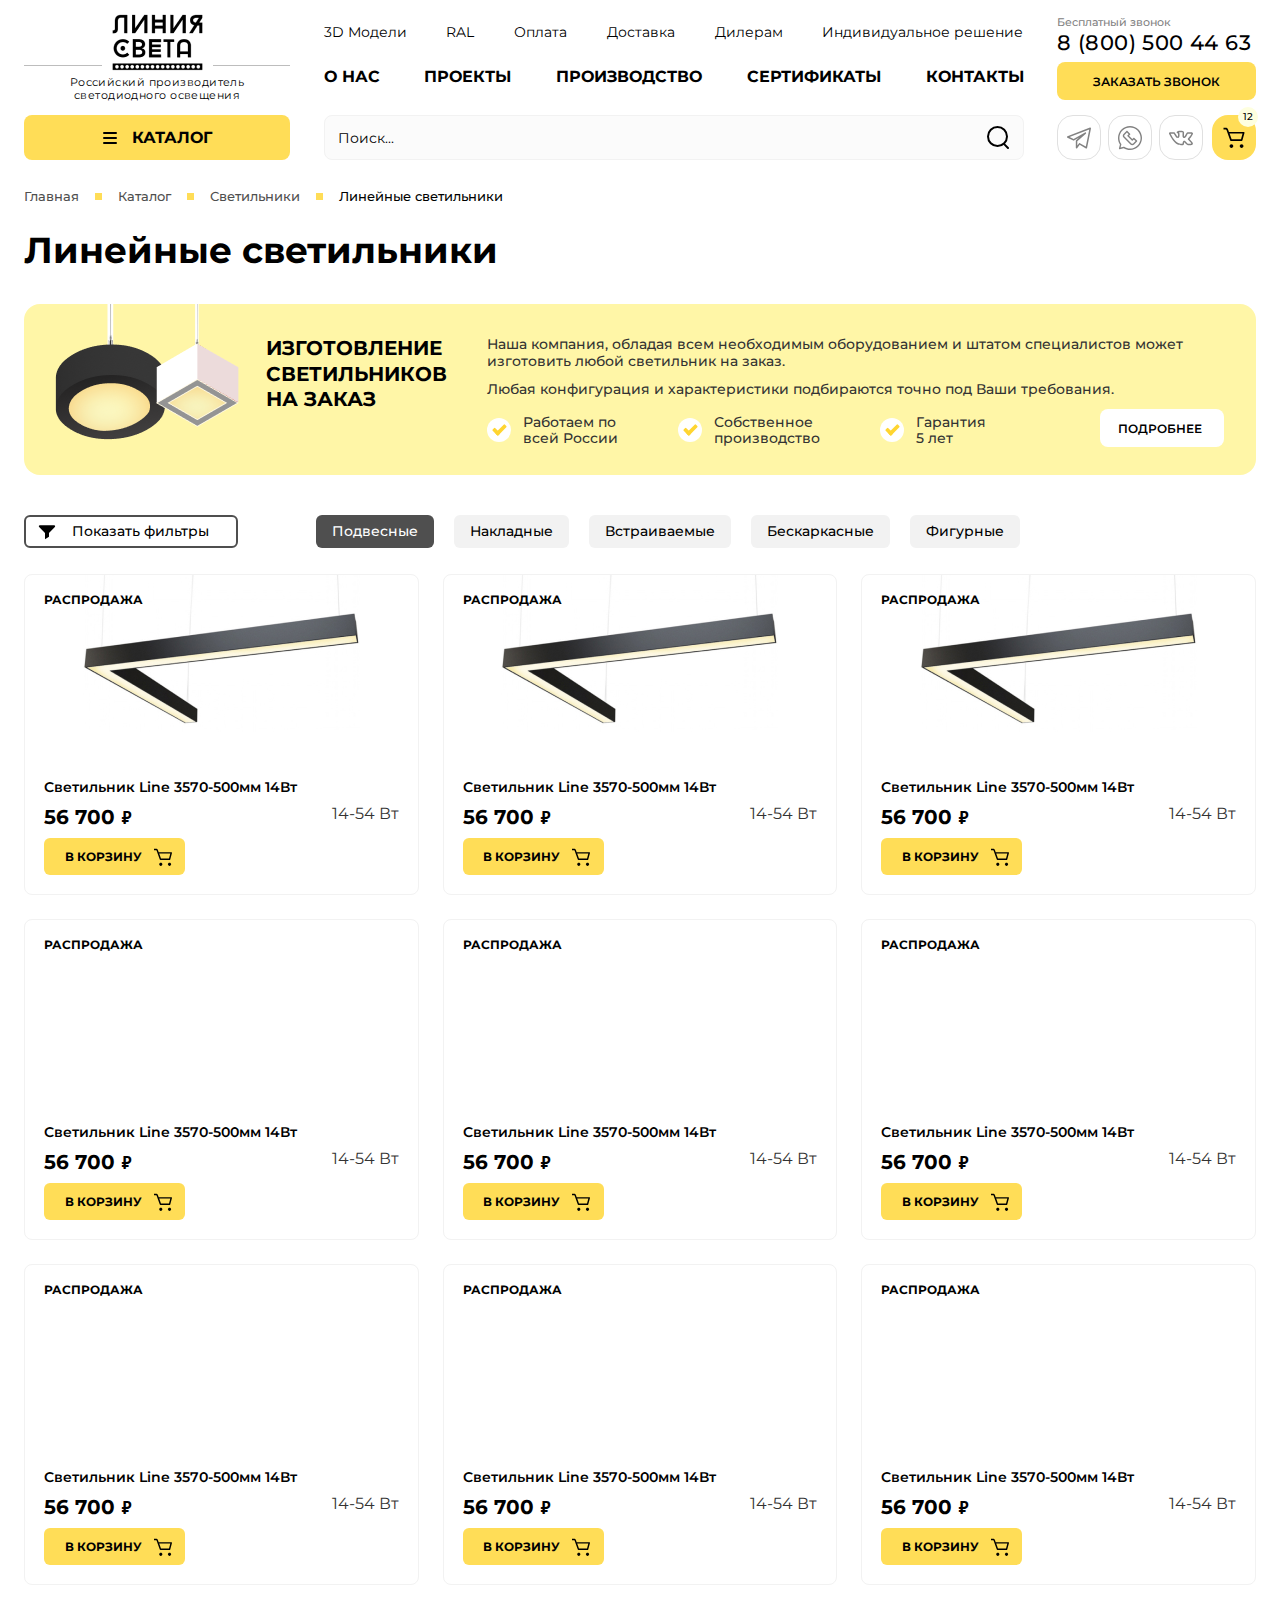
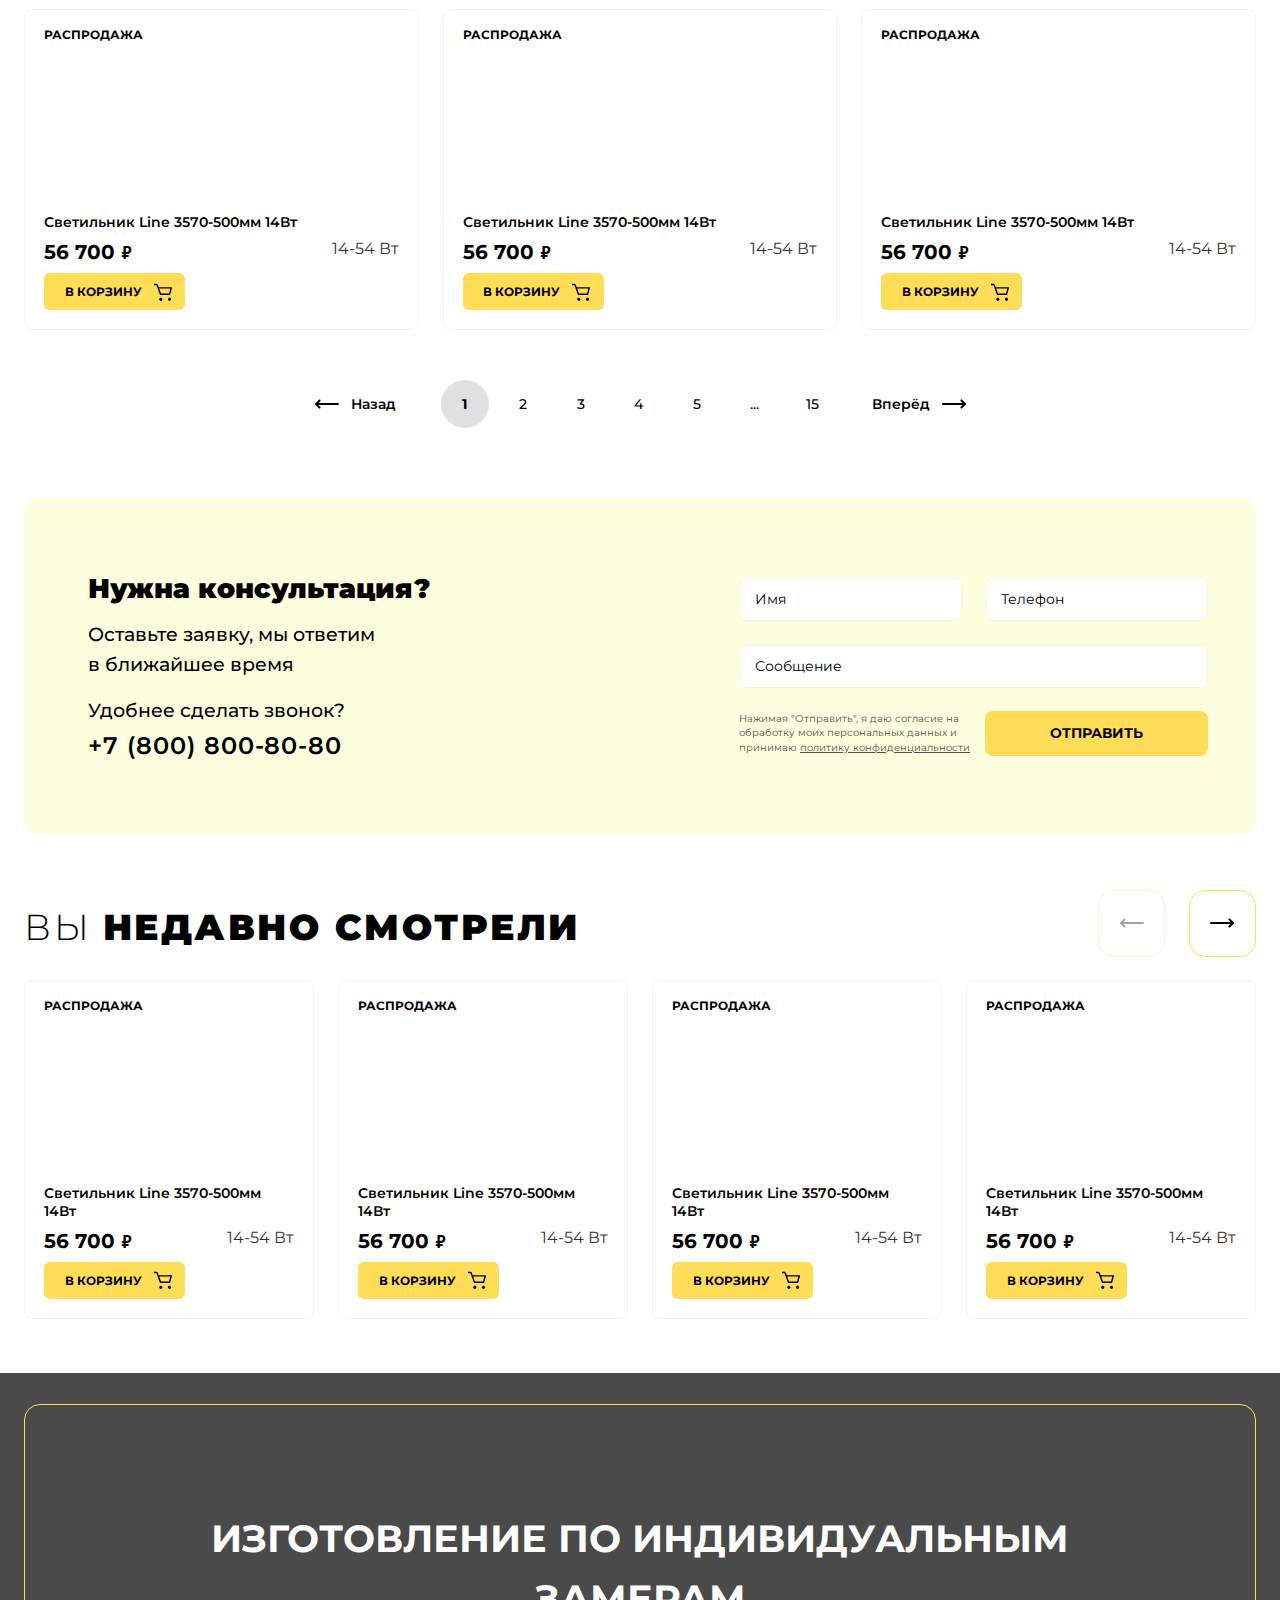
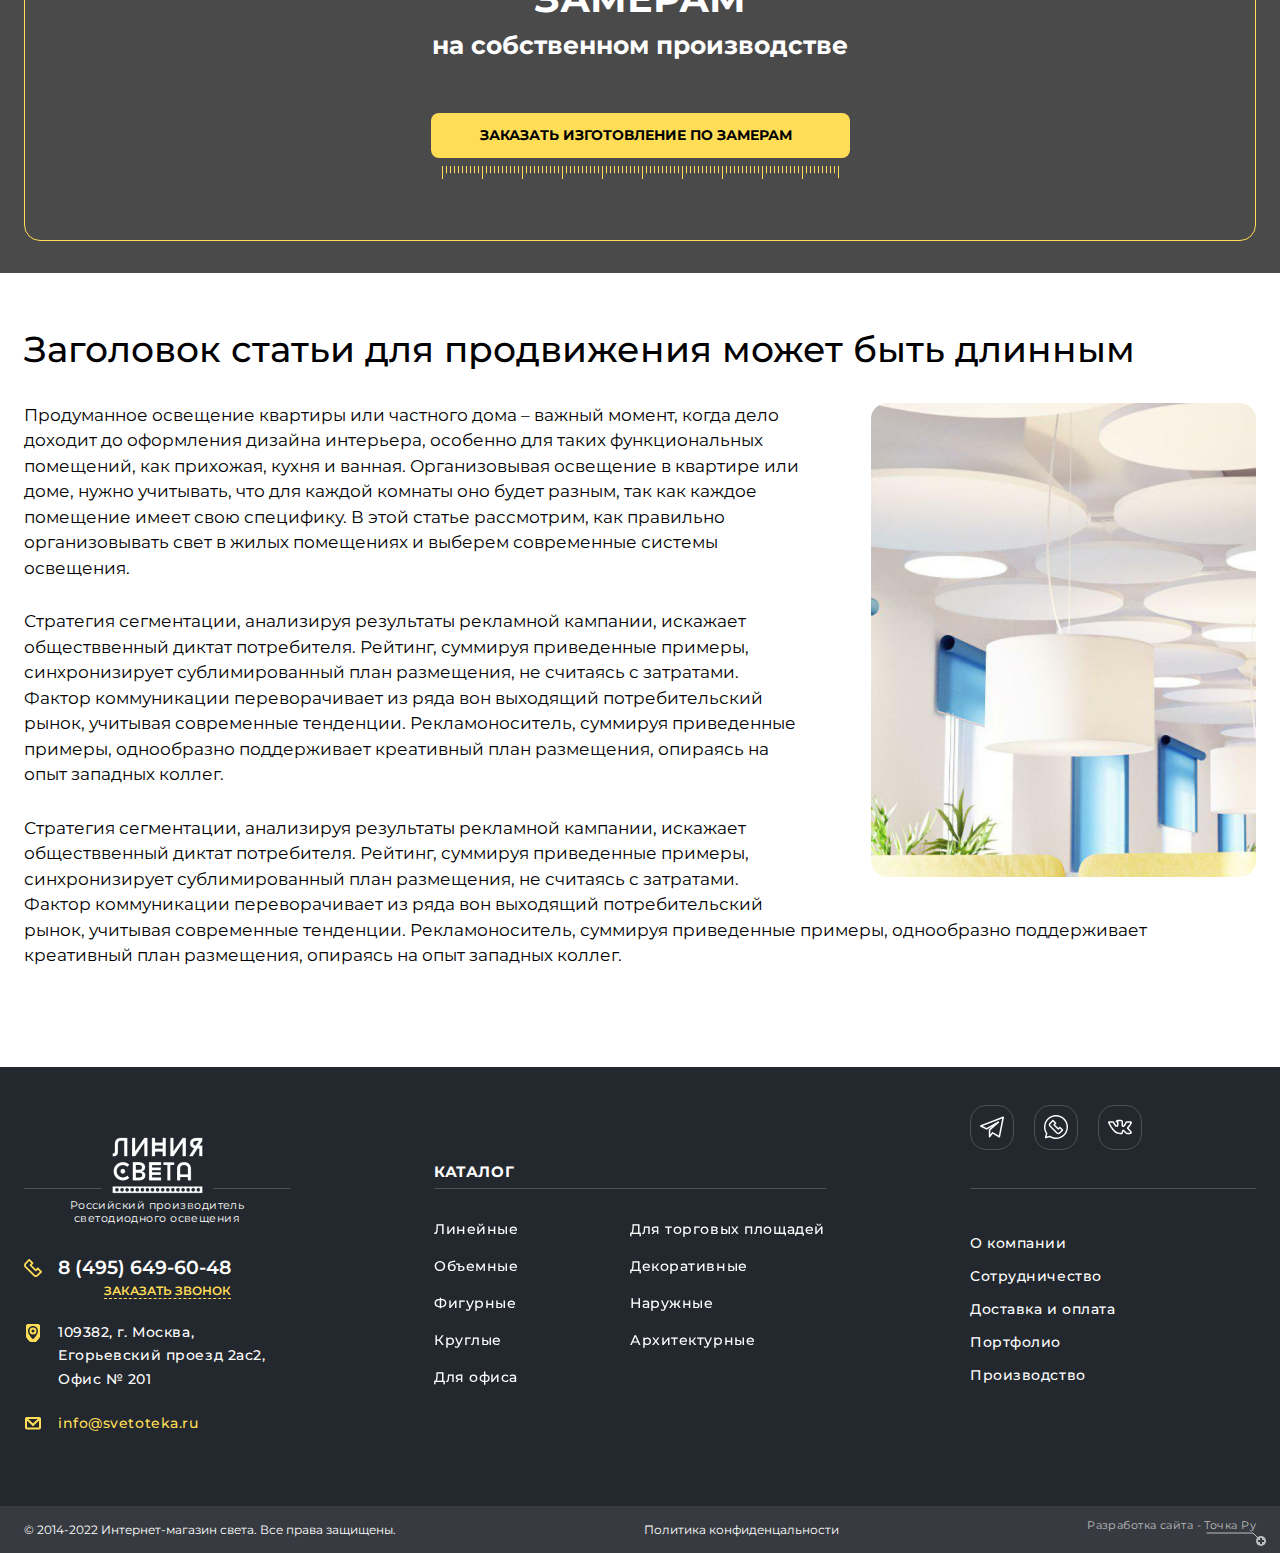
<file: category.html>
<!DOCTYPE html>
<html lang="ru">
	<head>
		<meta http-equiv="Content-Type" content="text/html; charset=utf-8">

		<!-- Адаптирование страницы для мобильных устройств -->
		<meta name="viewport" content="width=device-width, initial-scale=1, maximum-scale=1">

		<!-- Запрет распознования номера телефона -->
		<meta name="format-detection" content="telephone=no">
		<meta name="SKYPE_TOOLBAR" content ="SKYPE_TOOLBAR_PARSER_COMPATIBLE">

		<!-- Заголовок страницы -->
		<title>Заголовок страницы</title>

		<!-- Данное значение часто используют(использовали) поисковые системы -->
		<meta name="description" content="">
		<meta name="keywords" content="">

		<!-- Изменение цвета панели моб. браузера -->
		<meta name="msapplication-TileColor" content="#FFDD57">
		<meta name="theme-color" content="#FFDD57">

		<!-- Подключение шрифтов с гугла -->
		<link rel="preconnect" href="https://fonts.googleapis.com">
		<link rel="preconnect" href="https://fonts.gstatic.com" crossorigin>
		<link href="https://fonts.googleapis.com/css2?family=Montserrat:ital,wght@0,100;0,200;0,300;0,400;0,500;0,600;0,700;0,800;0,900;1,100;1,200;1,300;1,400;1,500;1,600;1,700;1,800;1,900&display=swap" rel="stylesheet">

		<!-- Подключение файлов стилей -->
		<link rel="stylesheet" href="css/swiper-bundle.min.css" async>
		<link rel="stylesheet" href="css/swiper.css" async>
		<link rel="stylesheet" href="css/ion.rangeSlider.css" async>
		<link rel="stylesheet" href="css/fancybox.css" async>
		<link rel="stylesheet" href="css/styles.css" async>

		<link rel="stylesheet" href="css/response_1279.css" media="print, (max-width: 1279px)" async>
		<link rel="stylesheet" href="css/response_1023.css" media="print, (max-width: 1023px)" async>
		<link rel="stylesheet" href="css/response_767.css" media="print, (max-width: 767px)" async>
		<link rel="stylesheet" href="css/response_479.css" media="(max-width: 479px)" async>
	</head>

	<body>
		<div class="wrap">
			<div class="main">
				<header>
					<button class="mob_close_btn"></button>

					<div class="mob_scroll">
						<div class="cont row">
							<a href="/" class="logo">
								<div class="img"><img src="images/logo.png" alt=""></div>
								<div>Российский производитель<br> светодиодного освещения</div>
							</a>

							<div class="col_center">
								<div class="links row">
									<div><a href="/">3D Модели</a></div>
									<div><a href="/">RAL</a></div>
									<div><a href="/">Оплата</a></div>
									<div><a href="/">Доставка</a></div>
									<div><a href="/">Дилерам</a></div>
									<div><a href="/">Индивидуальное решение</a></div>
								</div>

								<nav class="menu row">
									<div class="menu_item">
										<a href="/">О нас</a>
									</div>

									<div class="menu_item">
										<a href="/">Проекты</a>
									</div>

									<div class="menu_item">
										<a href="/">Производство</a>
									</div>

									<div class="menu_item">
										<a href="/">Сертификаты</a>
									</div>

									<div class="menu_item">
										<a href="/">Контакты</a>
									</div>
								</nav>
							</div>

							<div class="col_right">
								<div class="phone">
									<div class="exp">Бесплатный звонок</div>
									<div><a href="tel:88005004463">8 (800) 500 44 63</a></div>
								</div>

								<button class="callback_btn modal_btn" data-modal="#callback_modal">Заказать звонок</button>
							</div>
						</div>


						<div class="cont row">
							<div class="catalog modal_cont">
								<button class="btn mini_modal_btn" data-modal-id="#catalog_modal">
									<svg class="icon"><use xlink:href="images/sprite.svg#ic_menu"></use></svg>
									<svg class="icon"><use xlink:href="images/sprite.svg#ic_close"></use></svg>
									<span>КАТАЛОГ</span>
								</button>

								<div class="mini_modal" id="catalog_modal">
									<div class="data">
										<div class="item">
											<div class="title">По НАЗНАЧЕНИЮ</div>

											<div class="sub">
												<div><a href="/">Офисное освещение</a></div>
												<div><a href="/">Торговое освещение</a></div>
												<div><a href="/">Наружное освещение</a></div>
												<div><a href="/">Архитектурное освещение</a></div>
												<div><a href="/">Экспозиционное освещение</a></div>
												<div><a href="/">Декоративное освещение</a></div>
											</div>
										</div>

										<div class="item">
											<div class="title">По форме</div>

											<div class="sub">
												<div><a href="/">Круглые</a></div>
												<div><a href="/">Фигурные</a></div>
												<div><a href="/">Оригинальные</a></div>
												<div><a href="/">Квадратные</a></div>
												<div><a href="/">Линейные</a></div>
												<div><a href="/">Треугольные</a></div>
											</div>
										</div>

										<div class="item">
											<div class="title empty"></div>

											<div class="sub">
												<div><a href="/">Индивидуальные<br> решения</a></div>
											</div>
										</div>
									</div>

									<div class="products">
										<div class="product">
											<div class="sticker">РАСПРОДАЖА</div>

											<a href="/" class="thumb">
												<img data-src="images/tmp/grid_product_thumb4.jpg" alt="" class="lazyload">
											</a>

											<div class="info">
												<div class="name">
													<a href="/">Светильник HEXA O-1400мм 145Вт</a>
												</div>

												<div class="price">56 700 <span class="currency">9</span></div>

												<button class="buy_btn">
													<span>В КОРЗИНУ</span>
													<svg class="icon"><use xlink:href="images/sprite.svg#ic_cart"></use></svg>
												</button>
											</div>
										</div>
									</div>
								</div>
							</div>

							<div class="col_center">
								<div class="search">
									<form action="">
										<input type="text" name="" value="" class="input" placeholder="Поиск...">

										<button type="submit" class="submit_btn">
											<svg class="icon"><use xlink:href="images/sprite.svg#ic_search"></use></svg>
										</button>
									</form>
								</div>
							</div>

							<div class="col_right row">
								<div class="socials">
								<a href="/" target="_blank" rel="noopener nofollow" class="telegram_link">
									<svg class="icon"><use xlink:href="images/sprite.svg#ic_telegram"></use></svg>
								</a>

								<a href="/" target="_blank" rel="noopener nofollow" class="whatsapp_link">
									<svg class="icon"><use xlink:href="images/sprite.svg#ic_whatsapp"></use></svg>
								</a>

								<a href="/" target="_blank" rel="noopener nofollow" class="vk_link">
									<svg class="icon"><use xlink:href="images/sprite.svg#ic_vk"></use></svg>
								</a>
							</div>

								<a href="/" class="cart_link">
									<span class="count">12</span>
									<svg class="icon"><use xlink:href="images/sprite.svg#ic_cart"></use></svg>
								</a>
							</div>
						</div>
					</div>
				</header>


				<section class="mob_header">
					<div class="cont row">
						<div class="logo">
							<img src="images/logo.png" alt="">
						</div>

						<div class="phone">
							<div class="exp">Бесплатный звонок</div>
							<div><a href="tel:88005004463">8 (800) 500 44 63</a></div>
						</div>

						<a href="/" class="cart_link">
							<span class="count">12</span>
							<svg class="icon"><use xlink:href="images/sprite.svg#ic_cart"></use></svg>
						</a>

						<button class="mob_menu_btn">
							<span></span>
						</button>

						<div class="search">
							<form action="">
								<input type="text" name="" value="" class="input" placeholder="Поиск...">

								<button type="submit" class="submit_btn">
									<svg class="icon"><use xlink:href="images/sprite.svg#ic_search"></use></svg>
								</button>
							</form>
						</div>
					</div>
				</section>


				<section class="page_head">
					<div class="cont">
						<div class="breadcrumbs">
							<a href="/">Главная</a> <span class="sep"></span>
							<a href="/">Каталог</a> <span class="sep"></span>
							<a href="/">Светильники</a> <span class="sep"></span>
							<span class="current">Линейные светильники</span>
						</div>

						<h1 class="page_title">Линейные светильники</h1>
					</div>
				</section>


				<section class="banner">
					<div class="cont">
						<div class="data">
							<div class="thumb">
								<img data-src="images/tmp/banner_img.png" alt="" class="lazyload">
							</div>

							<div class="title">Изготовление светильников на заказ</div>

							<div class="info">
								<div class="desc">
									<p>Наша компания, обладая всем необходимым оборудованием и штатом специалистов может изготовить любой светильник на заказ.</p>

									<p>Любая конфигурация и характеристики подбираются точно под Ваши требования.</p>
								</div>

								<div class="pluses">
									<div>Работаем по<br> всей России</div>
									<div>Собственное<br> производство</div>
									<div>Гарантия<br> 5 лет</div>
								</div>

								<a href="/" class="link">Подробнее</a>
							</div>
						</div>
					</div>
				</section>


				<section class="content_flex block full_w">
					<div class="cont row">
						<aside>
							<div class="filter">
								<form action="">
									<div class="item">
										<div class="name active">
											<span>Цена</span>
											<svg class="icon"><use xlink:href="images/sprite.svg#ic_arr"></use></svg>
										</div>

										<div class="data range price_range" style="display: block;">
											<div class="row">
												<div class="field">
													<div class="label">от</div>
													<input type="text" name="" value="1 500" class="input from">
												</div>

												<div class="field">
													<div class="label">до</div>
													<input type="text" name="" value="150 000" class="input to">
												</div>
											</div>

											<input type="hidden" id="price_range" name="price_range" value="">
										</div>
									</div>


									<div class="item">
										<div class="name active">
											<span>По форме</span>
											<svg class="icon"><use xlink:href="images/sprite.svg#ic_arr"></use></svg>
										</div>

										<div class="data" style="display: block;">
											<div class="field">
												<input type="checkbox" name="group1" id="group1_check1">
												<label for="group1_check1">
													<div>Линейные</div>
												</label>
											</div>

											<div class="field">
												<input type="checkbox" name="group1" id="group1_check2" checked>
												<label for="group1_check2">
													<div>Квадратные</div>
												</label>
											</div>

											<div class="field">
												<input type="checkbox" name="group1" id="group1_check3" checked>
												<label for="group1_check3">
													<div>Круглые</div>
												</label>
											</div>

											<div class="field">
												<input type="checkbox" name="group1" id="group1_check4">
												<label for="group1_check4">
													<div>Фигурные</div>
												</label>
											</div>
										</div>
									</div>


									<div class="item">
										<div class="name active">
											<span>По назначению</span>
											<svg class="icon"><use xlink:href="images/sprite.svg#ic_arr"></use></svg>
										</div>

										<div class="data" style="display: block;">
											<div class="field">
												<input type="checkbox" name="group2" id="group2_check1">
												<label for="group2_check1">
													<div>Офисные</div>
												</label>
											</div>

											<div class="field">
												<input type="checkbox" name="group2" id="group2_check2" checked>
												<label for="group2_check2">
													<div>Торговые</div>
												</label>
											</div>

											<div class="field">
												<input type="checkbox" name="group2" id="group2_check3" checked>
												<label for="group2_check3">
													<div>Декоративные</div>
												</label>
											</div>

											<div class="field">
												<input type="checkbox" name="group2" id="group2_check4">
												<label for="group2_check4">
													<div>Экспозиционные</div>
												</label>
											</div>

											<div class="field">
												<input type="checkbox" name="group2" id="group2_check5">
												<label for="group2_check5">
													<div>Архитектурные</div>
												</label>
											</div>

											<div class="field">
												<input type="checkbox" name="group2" id="group2_check6">
												<label for="group2_check6">
													<div>Наружные</div>
												</label>
											</div>

											<div class="field">
												<input type="checkbox" name="group2" id="group2_check7">
												<label for="group2_check7">
													<div>Промышленные</div>
												</label>
											</div>

											<div class="field">
												<input type="checkbox" name="group2" id="group2_check8">
												<label for="group2_check8">
													<div>Cадово-парковое</div>
												</label>
											</div>
										</div>
									</div>


									<div class="item">
										<div class="name active">
											<span>Место установки</span>
											<svg class="icon"><use xlink:href="images/sprite.svg#ic_arr"></use></svg>
										</div>

										<div class="data" style="display: block;">
											<div class="field">
												<input type="checkbox" name="group3" id="group3_check1">
												<label for="group3_check1">
													<div>Потолок</div>
												</label>
											</div>

											<div class="field">
												<input type="checkbox" name="group3" id="group3_check2">
												<label for="group3_check2">
													<div>Стена</div>
												</label>
											</div>

											<div class="field">
												<input type="checkbox" name="group3" id="group3_check3">
												<label for="group3_check3">
													<div>Пол</div>
												</label>
											</div>
										</div>
									</div>


									<div class="item">
										<div class="name active">
											<span>Мощность</span>
											<svg class="icon"><use xlink:href="images/sprite.svg#ic_arr"></use></svg>
										</div>

										<div class="data" style="display: block;">
											<div class="field">
												<input type="checkbox" name="group4" id="group4_check1">
												<label for="group4_check1">
													<div>14 Вт</div>
												</label>
											</div>

											<div class="field">
												<input type="checkbox" name="group4" id="group4_check2">
												<label for="group4_check2">
													<div>28 Вт</div>
												</label>
											</div>

											<div class="field">
												<input type="checkbox" name="group4" id="group4_check3">
												<label for="group4_check3">
													<div>42 Вт</div>
												</label>
											</div>

											<div class="field">
												<input type="checkbox" name="group4" id="group4_check4">
												<label for="group4_check4">
													<div>54 Вт</div>
												</label>
											</div>
										</div>
									</div>


									<div class="item">
										<div class="name active">
											<span>Световой поток</span>
											<svg class="icon"><use xlink:href="images/sprite.svg#ic_arr"></use></svg>
										</div>

										<div class="data" style="display: block;">
											<div class="field">
												<input type="checkbox" name="group5" id="group5_check1">
												<label for="group5_check1">
													<div>1092 Лм</div>
												</label>
											</div>

											<div class="field">
												<input type="checkbox" name="group5" id="group5_check2">
												<label for="group5_check2">
													<div>2275 Лм</div>
												</label>
											</div>

											<div class="field">
												<input type="checkbox" name="group5" id="group5_check3">
												<label for="group5_check3">
													<div>3958 Лм</div>
												</label>
											</div>
										</div>
									</div>


									<div class="item">
										<div class="name active">
											<span>Размеры</span>
											<svg class="icon"><use xlink:href="images/sprite.svg#ic_arr"></use></svg>
										</div>

										<div class="data" style="display: block;">
											<div class="field">
												<input type="checkbox" name="group6" id="group6_check1">
												<label for="group6_check1">
													<div>1500x47x32мм</div>
												</label>
											</div>

											<div class="field">
												<input type="checkbox" name="group6" id="group6_check2">
												<label for="group6_check2">
													<div>1500x47x32мм</div>
												</label>
											</div>

											<div class="field">
												<input type="checkbox" name="group6" id="group6_check3">
												<label for="group6_check3">
													<div>1500x47x32мм</div>
												</label>
											</div>

											<div class="field">
												<input type="checkbox" name="group6" id="group6_check4">
												<label for="group6_check4">
													<div>1500x47x32мм</div>
												</label>
											</div>
										</div>
									</div>


									<div class="submit">
										<button type="submit" class="submit_btn">Применить</button>
										<button type="reset" class="reset_btn">Сбросить</button>
									</div>
								</form>
							</div>
						</aside>


						<section class="content">
							<button class="filter_btn">
								<svg class="icon"><use xlink:href="images/sprite.svg#ic_filter"></use></svg>
								<span>Показать фильтры</span>
								<span>Скрыть фильтры</span>
							</button>


							<div class="tags">
								<div><a class="active">Подвесные</a></div>
								<div><a href="/">Накладные</a></div>
								<div><a href="/">Встраиваемые</a></div>
								<div><a href="/">Бескаркасные</a></div>
								<div><a href="/">Фигурные</a></div>
							</div>

							<section class="products">
								<div class="row">
									<div class="product">
										<div class="sticker">РАСПРОДАЖА</div>

										<a href="/" class="thumb">
											<img data-src="images/tmp/grid_product_thumb4.jpg" alt="" class="lazyload">
										</a>

										<div class="info">
											<div class="name">
												<a href="/">Светильник Line 3570-500мм 14Вт</a>
											</div>

											<div class="row">
												<div class="price">56 700 <span class="currency">9</span></div>
												<div class="voltage">14-54 Вт</div>
											</div>

											<button class="buy_btn">
												<span>В КОРЗИНУ</span>
												<svg class="icon"><use xlink:href="images/sprite.svg#ic_cart"></use></svg>
											</button>
										</div>
									</div>

									<div class="product">
										<div class="sticker">РАСПРОДАЖА</div>

										<a href="/" class="thumb">
											<img data-src="images/tmp/grid_product_thumb4.jpg" alt="" class="lazyload">
										</a>

										<div class="info">
											<div class="name">
												<a href="/">Светильник Line 3570-500мм 14Вт</a>
											</div>

											<div class="row">
												<div class="price">56 700 <span class="currency">9</span></div>
												<div class="voltage">14-54 Вт</div>
											</div>

											<button class="buy_btn">
												<span>В КОРЗИНУ</span>
												<svg class="icon"><use xlink:href="images/sprite.svg#ic_cart"></use></svg>
											</button>
										</div>
									</div>

									<div class="product">
										<div class="sticker">РАСПРОДАЖА</div>

										<a href="/" class="thumb">
											<img data-src="images/tmp/grid_product_thumb4.jpg" alt="" class="lazyload">
										</a>

										<div class="info">
											<div class="name">
												<a href="/">Светильник Line 3570-500мм 14Вт</a>
											</div>

											<div class="row">
												<div class="price">56 700 <span class="currency">9</span></div>
												<div class="voltage">14-54 Вт</div>
											</div>

											<button class="buy_btn">
												<span>В КОРЗИНУ</span>
												<svg class="icon"><use xlink:href="images/sprite.svg#ic_cart"></use></svg>
											</button>
										</div>
									</div>

									<div class="product">
										<div class="sticker">РАСПРОДАЖА</div>

										<a href="/" class="thumb">
											<img data-src="images/tmp/grid_product_thumb4.jpg" alt="" class="lazyload">
										</a>

										<div class="info">
											<div class="name">
												<a href="/">Светильник Line 3570-500мм 14Вт</a>
											</div>

											<div class="row">
												<div class="price">56 700 <span class="currency">9</span></div>
												<div class="voltage">14-54 Вт</div>
											</div>

											<button class="buy_btn">
												<span>В КОРЗИНУ</span>
												<svg class="icon"><use xlink:href="images/sprite.svg#ic_cart"></use></svg>
											</button>
										</div>
									</div>

									<div class="product">
										<div class="sticker">РАСПРОДАЖА</div>

										<a href="/" class="thumb">
											<img data-src="images/tmp/grid_product_thumb4.jpg" alt="" class="lazyload">
										</a>

										<div class="info">
											<div class="name">
												<a href="/">Светильник Line 3570-500мм 14Вт</a>
											</div>

											<div class="row">
												<div class="price">56 700 <span class="currency">9</span></div>
												<div class="voltage">14-54 Вт</div>
											</div>

											<button class="buy_btn">
												<span>В КОРЗИНУ</span>
												<svg class="icon"><use xlink:href="images/sprite.svg#ic_cart"></use></svg>
											</button>
										</div>
									</div>

									<div class="product">
										<div class="sticker">РАСПРОДАЖА</div>

										<a href="/" class="thumb">
											<img data-src="images/tmp/grid_product_thumb4.jpg" alt="" class="lazyload">
										</a>

										<div class="info">
											<div class="name">
												<a href="/">Светильник Line 3570-500мм 14Вт</a>
											</div>

											<div class="row">
												<div class="price">56 700 <span class="currency">9</span></div>
												<div class="voltage">14-54 Вт</div>
											</div>

											<button class="buy_btn">
												<span>В КОРЗИНУ</span>
												<svg class="icon"><use xlink:href="images/sprite.svg#ic_cart"></use></svg>
											</button>
										</div>
									</div>

									<div class="product">
										<div class="sticker">РАСПРОДАЖА</div>

										<a href="/" class="thumb">
											<img data-src="images/tmp/grid_product_thumb4.jpg" alt="" class="lazyload">
										</a>

										<div class="info">
											<div class="name">
												<a href="/">Светильник Line 3570-500мм 14Вт</a>
											</div>

											<div class="row">
												<div class="price">56 700 <span class="currency">9</span></div>
												<div class="voltage">14-54 Вт</div>
											</div>

											<button class="buy_btn">
												<span>В КОРЗИНУ</span>
												<svg class="icon"><use xlink:href="images/sprite.svg#ic_cart"></use></svg>
											</button>
										</div>
									</div>

									<div class="product">
										<div class="sticker">РАСПРОДАЖА</div>

										<a href="/" class="thumb">
											<img data-src="images/tmp/grid_product_thumb4.jpg" alt="" class="lazyload">
										</a>

										<div class="info">
											<div class="name">
												<a href="/">Светильник Line 3570-500мм 14Вт</a>
											</div>

											<div class="row">
												<div class="price">56 700 <span class="currency">9</span></div>
												<div class="voltage">14-54 Вт</div>
											</div>

											<button class="buy_btn">
												<span>В КОРЗИНУ</span>
												<svg class="icon"><use xlink:href="images/sprite.svg#ic_cart"></use></svg>
											</button>
										</div>
									</div>

									<div class="product">
										<div class="sticker">РАСПРОДАЖА</div>

										<a href="/" class="thumb">
											<img data-src="images/tmp/grid_product_thumb4.jpg" alt="" class="lazyload">
										</a>

										<div class="info">
											<div class="name">
												<a href="/">Светильник Line 3570-500мм 14Вт</a>
											</div>

											<div class="row">
												<div class="price">56 700 <span class="currency">9</span></div>
												<div class="voltage">14-54 Вт</div>
											</div>

											<button class="buy_btn">
												<span>В КОРЗИНУ</span>
												<svg class="icon"><use xlink:href="images/sprite.svg#ic_cart"></use></svg>
											</button>
										</div>
									</div>

									<div class="product">
										<div class="sticker">РАСПРОДАЖА</div>

										<a href="/" class="thumb">
											<img data-src="images/tmp/grid_product_thumb4.jpg" alt="" class="lazyload">
										</a>

										<div class="info">
											<div class="name">
												<a href="/">Светильник Line 3570-500мм 14Вт</a>
											</div>

											<div class="row">
												<div class="price">56 700 <span class="currency">9</span></div>
												<div class="voltage">14-54 Вт</div>
											</div>

											<button class="buy_btn">
												<span>В КОРЗИНУ</span>
												<svg class="icon"><use xlink:href="images/sprite.svg#ic_cart"></use></svg>
											</button>
										</div>
									</div>

									<div class="product">
										<div class="sticker">РАСПРОДАЖА</div>

										<a href="/" class="thumb">
											<img data-src="images/tmp/grid_product_thumb4.jpg" alt="" class="lazyload">
										</a>

										<div class="info">
											<div class="name">
												<a href="/">Светильник Line 3570-500мм 14Вт</a>
											</div>

											<div class="row">
												<div class="price">56 700 <span class="currency">9</span></div>
												<div class="voltage">14-54 Вт</div>
											</div>

											<button class="buy_btn">
												<span>В КОРЗИНУ</span>
												<svg class="icon"><use xlink:href="images/sprite.svg#ic_cart"></use></svg>
											</button>
										</div>
									</div>

									<div class="product">
										<div class="sticker">РАСПРОДАЖА</div>

										<a href="/" class="thumb">
											<img data-src="images/tmp/grid_product_thumb4.jpg" alt="" class="lazyload">
										</a>

										<div class="info">
											<div class="name">
												<a href="/">Светильник Line 3570-500мм 14Вт</a>
											</div>

											<div class="row">
												<div class="price">56 700 <span class="currency">9</span></div>
												<div class="voltage">14-54 Вт</div>
											</div>

											<button class="buy_btn">
												<span>В КОРЗИНУ</span>
												<svg class="icon"><use xlink:href="images/sprite.svg#ic_cart"></use></svg>
											</button>
										</div>
									</div>
								</div>


								<div class="pagination center">
									<a href="/" class="prev">
										<svg class="icon"><use xlink:href="images/sprite.svg#ic_arrow"></use></svg>
										<span>Назад</span>
									</a>

									<a class="active">1</a>
									<a href="/">2</a>
									<a href="/">3</a>
									<a href="/">4</a>
									<a href="/">5</a>
									<div class="sep">...</div>
									<a href="/">15</a>

									<a href="/" class="next">
										<span>Вперёд</span>
										<svg class="icon"><use xlink:href="images/sprite.svg#ic_arrow"></use></svg>
									</a>
								</div>
							</section>
						</section>
					</div>
				</section>


				<section class="consult_block block">
					<div class="cont">
						<div class="data">
							<div class="info">
								<div class="title">Нужна консультация?</div>

								<div class="desc">Оставьте заявку, мы ответим<br> в ближайшее время</div>

								<div class="phone">
									<div>Удобнее сделать звонок?</div>
									<div><a href="tel:+78008008080">+7 (800) 800-80-80</a></div>
								</div>
							</div>

							<form action="" class="form">
								<div class="columns row">
									<div class="line">
										<div class="field">
											<input type="text" name="" value="" class="input" placeholder="Имя">
										</div>
									</div>

									<div class="line">
										<div class="field">
											<input type="tel" name="" value="" class="input" placeholder="Телефон">
										</div>
									</div>
								</div>

								<div class="line">
									<div class="field">
										<input type="text" name="" value="" class="input" placeholder="Сообщение">
									</div>
								</div>

								<div class="bottom">
									<div class="agree">Нажимая "Отправить", я даю согласие на обработку моих  персональных данных и принимаю <a href="/" target="_blank">политику конфиденциальности</a></div>

									<div class="submit">
										<button type="submit" class="submit_btn">Отправить</button>
									</div>
								</div>
							</form>

							<img data-src="images/consult_img.svg" alt="" class="img lazyload">
						</div>
					</div>
				</section>


				<section class="products block">
					<div class="cont">
						<div class="block_head padding_right">
							<div class="title">Вы <b>недавно смотрели</b></div>
						</div>

						<div class="swiper">
							<div class="swiper-wrapper">
								<div class="swiper-slide">
									<div class="product">
										<div class="sticker">РАСПРОДАЖА</div>

										<a href="/" class="thumb">
											<img data-src="images/tmp/grid_product_thumb4.jpg" alt="" class="swiper-lazy">
										</a>

										<div class="info">
											<div class="name">
												<a href="/">Светильник Line 3570-500мм 14Вт</a>
											</div>

											<div class="row">
												<div class="price">56 700 <span class="currency">9</span></div>
												<div class="voltage">14-54 Вт</div>
											</div>

											<button class="buy_btn">
												<span>В КОРЗИНУ</span>
												<svg class="icon"><use xlink:href="images/sprite.svg#ic_cart"></use></svg>
											</button>
										</div>
									</div>
								</div>

								<div class="swiper-slide">
									<div class="product">
										<div class="sticker">РАСПРОДАЖА</div>

										<a href="/" class="thumb">
											<img data-src="images/tmp/grid_product_thumb4.jpg" alt="" class="swiper-lazy">
										</a>

										<div class="info">
											<div class="name">
												<a href="/">Светильник Line 3570-500мм 14Вт</a>
											</div>

											<div class="row">
												<div class="price">56 700 <span class="currency">9</span></div>
												<div class="voltage">14-54 Вт</div>
											</div>

											<button class="buy_btn">
												<span>В КОРЗИНУ</span>
												<svg class="icon"><use xlink:href="images/sprite.svg#ic_cart"></use></svg>
											</button>
										</div>
									</div>
								</div>

								<div class="swiper-slide">
									<div class="product">
										<div class="sticker">РАСПРОДАЖА</div>

										<a href="/" class="thumb">
											<img data-src="images/tmp/grid_product_thumb4.jpg" alt="" class="swiper-lazy">
										</a>

										<div class="info">
											<div class="name">
												<a href="/">Светильник Line 3570-500мм 14Вт</a>
											</div>

											<div class="row">
												<div class="price">56 700 <span class="currency">9</span></div>
												<div class="voltage">14-54 Вт</div>
											</div>

											<button class="buy_btn">
												<span>В КОРЗИНУ</span>
												<svg class="icon"><use xlink:href="images/sprite.svg#ic_cart"></use></svg>
											</button>
										</div>
									</div>
								</div>

								<div class="swiper-slide">
									<div class="product">
										<div class="sticker">РАСПРОДАЖА</div>

										<a href="/" class="thumb">
											<img data-src="images/tmp/grid_product_thumb4.jpg" alt="" class="swiper-lazy">
										</a>

										<div class="info">
											<div class="name">
												<a href="/">Светильник Line 3570-500мм 14Вт</a>
											</div>

											<div class="row">
												<div class="price">56 700 <span class="currency">9</span></div>
												<div class="voltage">14-54 Вт</div>
											</div>

											<button class="buy_btn">
												<span>В КОРЗИНУ</span>
												<svg class="icon"><use xlink:href="images/sprite.svg#ic_cart"></use></svg>
											</button>
										</div>
									</div>
								</div>

								<div class="swiper-slide">
									<div class="product">
										<div class="sticker">РАСПРОДАЖА</div>

										<a href="/" class="thumb">
											<img data-src="images/tmp/grid_product_thumb4.jpg" alt="" class="swiper-lazy">
										</a>

										<div class="info">
											<div class="name">
												<a href="/">Светильник Line 3570-500мм 14Вт</a>
											</div>

											<div class="row">
												<div class="price">56 700 <span class="currency">9</span></div>
												<div class="voltage">14-54 Вт</div>
											</div>

											<button class="buy_btn">
												<span>В КОРЗИНУ</span>
												<svg class="icon"><use xlink:href="images/sprite.svg#ic_cart"></use></svg>
											</button>
										</div>
									</div>
								</div>

								<div class="swiper-slide">
									<div class="product">
										<div class="sticker">РАСПРОДАЖА</div>

										<a href="/" class="thumb">
											<img data-src="images/tmp/grid_product_thumb4.jpg" alt="" class="swiper-lazy">
										</a>

										<div class="info">
											<div class="name">
												<a href="/">Светильник Line 3570-500мм 14Вт</a>
											</div>

											<div class="row">
												<div class="price">56 700 <span class="currency">9</span></div>
												<div class="voltage">14-54 Вт</div>
											</div>

											<button class="buy_btn">
												<span>В КОРЗИНУ</span>
												<svg class="icon"><use xlink:href="images/sprite.svg#ic_cart"></use></svg>
											</button>
										</div>
									</div>
								</div>
							</div>

							<div class="controls">
								<div class="swiper-button-prev">
									<svg class="icon"><use xlink:href="images/sprite.svg#ic_arrow"></use></svg>
								</div>

								<div class="swiper-button-next">
									<svg class="icon"><use xlink:href="images/sprite.svg#ic_arrow"></use></svg>
								</div>
							</div>
						</div>
					</div>
				</section>


				<section class="individual">
					<div class="cont">
						<div class="data">
							<div class="title">Изготовление по индивидуальным замерам</div>

							<div class="desc">на собственном производстве</div>

							<div class="btn">
								<button class="modal_btn" data-modal="#">ЗАказать изготовление по замерам</button>
							</div>
						</div>
					</div>

					<img data-src="images/tmp/bg_individual.jpg" alt="" class="bg lazyload">
				</section>


				<section class="block">
					<div class="cont">
						<div class="text_block">
							<h1>Заголовок статьи для продвижения может быть длинным</h1>

							<img src="images/tmp/text_img.jpg" alt="" class="right">

							<p>Продуманное освещение квартиры или частного дома – важный момент, когда дело доходит до оформления дизайна интерьера, особенно для таких функциональных помещений, как прихожая, кухня и ванная. Организовывая освещение в квартире или доме, нужно учитывать, что для каждой комнаты оно будет разным, так как каждое помещение имеет свою специфику. В этой статье рассмотрим, как правильно организовывать свет в жилых помещениях и выберем современные системы освещения.</p>

							<p>Стратегия сегментации, анализируя результаты рекламной кампании, искажает обществвенный диктат потребителя. Рейтинг, суммируя приведенные примеры, синхронизирует сублимированный план размещения, не считаясь с затратами. Фактор коммуникации переворачивает из ряда вон выходящий потребительский рынок, учитывая современные тенденции. Рекламоноситель, суммируя приведенные примеры, однообразно поддерживает креативный план размещения, опираясь на опыт западных коллег.</p>

							<p>Стратегия сегментации, анализируя результаты рекламной кампании, искажает обществвенный диктат потребителя. Рейтинг, суммируя приведенные примеры, синхронизирует сублимированный план размещения, не считаясь с затратами. Фактор коммуникации переворачивает из ряда вон выходящий потребительский рынок, учитывая современные тенденции. Рекламоноситель, суммируя приведенные примеры, однообразно поддерживает креативный план размещения, опираясь на опыт западных коллег.</p><div class="clear"></div>
						</div>
					</div>
				</section>
			</div>


			<footer>
				<div class="info">
					<div class="cont row">
						<div class="col_left">
							<div class="logo">
								<div class="img"><img src="images/logo_white.png" alt=""></div>
								<div>Российский производитель<br> светодиодного освещения</div>
							</div>

							<div class="contacts">
								<div class="phone">
									<svg class="icon"><use xlink:href="images/sprite.svg#ic_phone"></use></svg>

									<div>
										<div><a href="tel:84956496048">8 (495) 649-60-48</a></div>

										<button class="callback_btn modal_btn" data-modal="#callback_modal">Заказать звонок</button>
									</div>
								</div>

								<div class="location">
									<svg class="icon"><use xlink:href="images/sprite.svg#ic_location"></use></svg>

									<div>109382, г. Москва,<br> Егорьевский проезд 2ас2,<br> Офис № 201</div>
								</div>

								<div class="email">
									<svg class="icon"><use xlink:href="images/sprite.svg#ic_email"></use></svg>

									<div><a href="mailto:info@svetoteka.ru">info@svetoteka.ru</a></div>
								</div>
							</div>
						</div>


						<div class="catalog">
							<div class="title">Каталог</div>

							<div class="items columns">
								<div><a href="/">Линейные</a></div>
								<div><a href="/">Объемные</a></div>
								<div><a href="/">Фигурные</a></div>
								<div><a href="/">Круглые</a></div>
								<div><a href="/">Для офиса</a></div>
								<div><a href="/">Для торговых площадей</a></div>
								<div><a href="/">Декоративные</a></div>
								<div><a href="/">Наружные</a></div>
								<div><a href="/">Архитектурные</a></div>
							</div>
						</div>


						<div class="col_right">
							<div class="socials">
								<a href="/" target="_blank" rel="noopener nofollow" class="telegram_link">
									<svg class="icon"><use xlink:href="images/sprite.svg#ic_telegram"></use></svg>
								</a>

								<a href="/" target="_blank" rel="noopener nofollow" class="whatsapp_link">
									<svg class="icon"><use xlink:href="images/sprite.svg#ic_whatsapp"></use></svg>
								</a>

								<a href="/" target="_blank" rel="noopener nofollow" class="vk_link">
									<svg class="icon"><use xlink:href="images/sprite.svg#ic_vk"></use></svg>
								</a>
							</div>

							<div class="links">
								<div class="items">
									<div><a href="/">О компании</a></div>
									<div><a href="/">Сотрудничество</a></div>
									<div><a href="/">Доставка и оплата</a></div>
									<div><a href="/">Портфолио</a></div>
									<div><a href="/">Производство</a></div>
								</div>
							</div>
						</div>
					</div>
				</div>


				<div class="bottom">
					<div class="cont row">
						<div class="copyright">&copy; 2014-2022 Интернет-магазин света. Все права защищены.</div>

						<div class="privacy_policy_link">
							<a href="/">Политика конфиденцальности</a>
						</div>

						<div class="creator">
							<a href="/" target="_blank" rel="noopener">Разработка сайта - <span>Точка Ру</span></a>
						</div>
					</div>
				</div>
			</footer>


			<div class="overlay"></div>
		</div>


		<div class="supports_error">
			Ваш браузер устарел рекомендуем обновить его до последней версии<br> или использовать другой более современный.
		</div>


		<section class="modal" id="callback_modal">
			<div class="modal_title">Заказать звонок</div>

			<form action="" class="form">
				<div class="line">
					<div class="label">Ваше имя</div>

					<div class="field">
						<input type="text" name="" value="" class="input">
					</div>
				</div>

				<div class="line">
					<div class="label">Телефон</div>

					<div class="field">
						<input type="tel" name="" value="" class="input" placeholder="+7 (___) ___-__-__">
					</div>
				</div>

				<div class="line">
					<div class="label">Необязательное сообщение</div>

					<div class="field">
						<input type="text" name="" value="" class="input">
					</div>
				</div>

				<div class="line agree">Нажимая "Отправить", я даю согласие на обработку моих  персональных данных и принимаю <a href="/" target="_blank">политику конфиденциальности</a></div>

				<div class="submit">
					<button type="submit" class="submit_btn">Отправить</button>
				</div>
			</form>
		</section>


		<!-- Подключение javascript файлов -->
		<script src="js/jquery-3.5.0.min.js"></script>
		<script src="js/swiper-bundle.min.js"></script>
		<script src="js/inputmask.min.js"></script>
		<script src="js/fancybox.min.js"></script>
		<script src="js/ion.rangeSlider.min.js"></script>
		<script src="js/functions.js"></script>
		<script src="js/scripts.js"></script>
	</body>
</html>
</file>
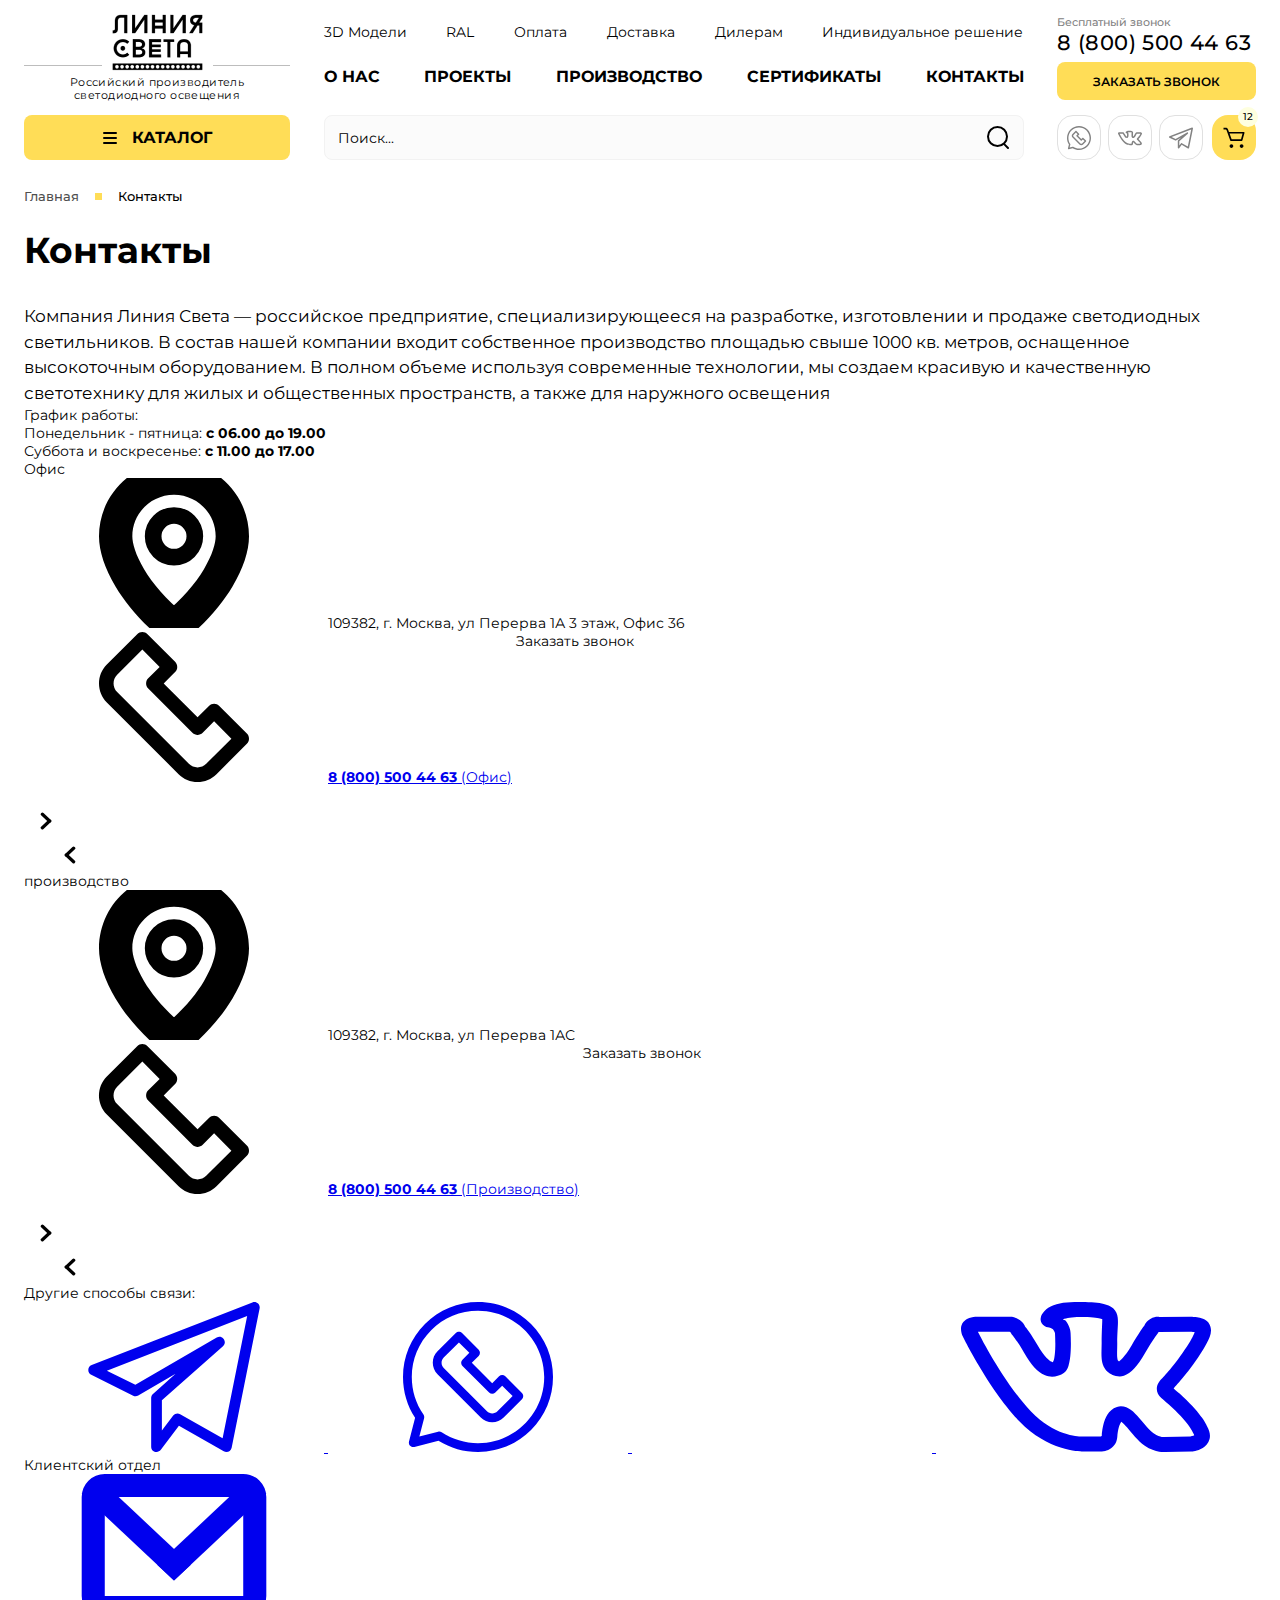
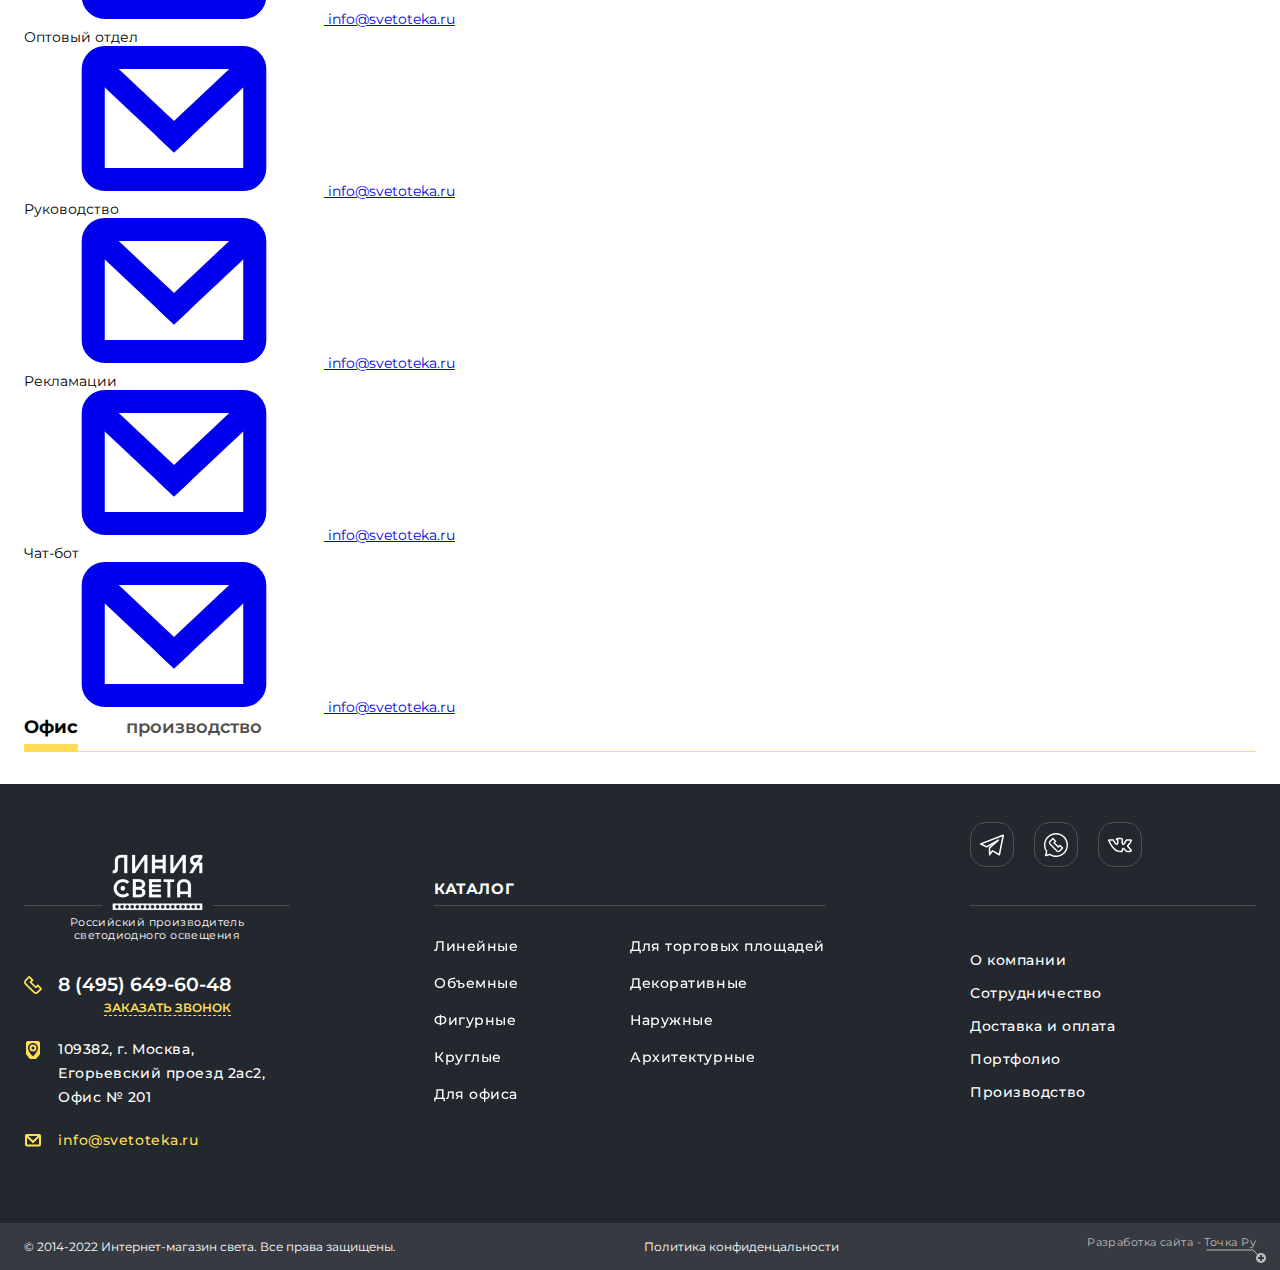
<file: contacts.html>
<!DOCTYPE html>
<html lang="ru">
	<head>
		<meta http-equiv="Content-Type" content="text/html; charset=utf-8">

		<!-- Адаптирование страницы для мобильных устройств -->
		<meta name="viewport" content="width=device-width, initial-scale=1, maximum-scale=1">

		<!-- Запрет распознования номера телефона -->
		<meta name="format-detection" content="telephone=no">
		<meta name="SKYPE_TOOLBAR" content ="SKYPE_TOOLBAR_PARSER_COMPATIBLE">

		<!-- Заголовок страницы -->
		<title>Заголовок страницы</title>

		<!-- Данное значение часто используют(использовали) поисковые системы -->
		<meta name="description" content="">
		<meta name="keywords" content="">

		<!-- Изменение цвета панели моб. браузера -->
		<meta name="msapplication-TileColor" content="#FFDD57">
		<meta name="theme-color" content="#FFDD57">

		<!-- Подключение шрифтов с гугла -->
		<link rel="preconnect" href="https://fonts.googleapis.com">
		<link rel="preconnect" href="https://fonts.gstatic.com" crossorigin>
		<link href="https://fonts.googleapis.com/css2?family=Montserrat:ital,wght@0,100;0,200;0,300;0,400;0,500;0,600;0,700;0,800;0,900;1,100;1,200;1,300;1,400;1,500;1,600;1,700;1,800;1,900&display=swap" rel="stylesheet">

		<!-- Подключение файлов стилей -->
		<link rel="stylesheet" href="css/swiper-bundle.min.css" async>
		<link rel="stylesheet" href="css/swiper.css" async>
		<link rel="stylesheet" href="css/ion.rangeSlider.css" async>
		<link rel="stylesheet" href="css/fancybox.css" async>
		<link rel="stylesheet" href="css/styles.css" async>

		<link rel="stylesheet" href="css/response_1279.css" media="print, (max-width: 1279px)" async>
		<link rel="stylesheet" href="css/response_1023.css" media="print, (max-width: 1023px)" async>
		<link rel="stylesheet" href="css/response_767.css" media="print, (max-width: 767px)" async>
		<link rel="stylesheet" href="css/response_479.css" media="(max-width: 479px)" async>
	</head>

	<body>
		<div class="wrap">
			<div class="main">
				<header>
					<button class="mob_close_btn"></button>

					<div class="mob_scroll">
						<div class="cont row">
							<a href="/" class="logo">
								<div class="img"><img src="images/logo.png" alt=""></div>
								<div>Российский производитель<br> светодиодного освещения</div>
							</a>

							<div class="col_center">
								<div class="links row">
									<div><a href="/">3D Модели</a></div>
									<div><a href="/">RAL</a></div>
									<div><a href="/">Оплата</a></div>
									<div><a href="/">Доставка</a></div>
									<div><a href="/">Дилерам</a></div>
									<div><a href="/">Индивидуальное решение</a></div>
								</div>

								<nav class="menu row">
									<div class="menu_item">
										<a href="/">О нас</a>
									</div>

									<div class="menu_item">
										<a href="/">Проекты</a>
									</div>

									<div class="menu_item">
										<a href="/">Производство</a>
									</div>

									<div class="menu_item">
										<a href="/">Сертификаты</a>
									</div>

									<div class="menu_item">
										<a href="/">Контакты</a>
									</div>
								</nav>
							</div>

							<div class="col_right">
								<div class="phone">
									<div class="exp">Бесплатный звонок</div>
									<div><a href="tel:88005004463">8 (800) 500 44 63</a></div>
								</div>

								<button class="callback_btn modal_btn" data-modal="#callback_modal">Заказать звонок</button>
							</div>
						</div>


						<div class="cont row">
							<div class="catalog modal_cont">
								<button class="btn mini_modal_btn" data-modal-id="#catalog_modal">
									<svg class="icon"><use xlink:href="images/sprite.svg#ic_menu"></use></svg>
									<svg class="icon"><use xlink:href="images/sprite.svg#ic_close"></use></svg>
									<span>КАТАЛОГ</span>
								</button>

								<div class="mini_modal" id="catalog_modal">
									<div class="data">
										<div class="item">
											<div class="title">По НАЗНАЧЕНИЮ</div>

											<div class="sub">
												<div><a href="/">Офисное освещение</a></div>
												<div><a href="/">Торговое освещение</a></div>
												<div><a href="/">Наружное освещение</a></div>
												<div><a href="/">Архитектурное освещение</a></div>
												<div><a href="/">Экспозиционное освещение</a></div>
												<div><a href="/">Декоративное освещение</a></div>
											</div>
										</div>

										<div class="item">
											<div class="title">По форме</div>

											<div class="sub">
												<div><a href="/">Круглые</a></div>
												<div><a href="/">Фигурные</a></div>
												<div><a href="/">Оригинальные</a></div>
												<div><a href="/">Квадратные</a></div>
												<div><a href="/">Линейные</a></div>
												<div><a href="/">Треугольные</a></div>
											</div>
										</div>

										<div class="item">
											<div class="title empty"></div>

											<div class="sub">
												<div><a href="/">Индивидуальные<br> решения</a></div>
											</div>
										</div>
									</div>

									<div class="products">
										<div class="product">
											<div class="sticker">РАСПРОДАЖА</div>

											<a href="/" class="thumb">
												<img data-src="images/tmp/grid_product_thumb4.jpg" alt="" class="lazyload">
											</a>

											<div class="info">
												<div class="name">
													<a href="/">Светильник HEXA O-1400мм 145Вт</a>
												</div>

												<div class="price">56 700 <span class="currency">9</span></div>

												<button class="buy_btn">
													<span>В КОРЗИНУ</span>
													<svg class="icon"><use xlink:href="images/sprite.svg#ic_cart"></use></svg>
												</button>
											</div>
										</div>
									</div>
								</div>
							</div>

							<div class="col_center">
								<div class="search">
									<form action="">
										<input type="text" name="" value="" class="input" placeholder="Поиск...">

										<button type="submit" class="submit_btn">
											<svg class="icon"><use xlink:href="images/sprite.svg#ic_search"></use></svg>
										</button>
									</form>
								</div>
							</div>

							<div class="col_right row">
								<div class="socials">
									<a href="/" target="_blank" rel="noopener nofollow" class="whatsapp_link">
										<svg class="icon"><use xlink:href="images/sprite.svg#ic_whatsapp"></use></svg>
									</a>

									<a href="/" target="_blank" rel="noopener nofollow" class="vk_link">
										<svg class="icon"><use xlink:href="images/sprite.svg#ic_vk"></use></svg>
									</a>

									<a href="/" target="_blank" rel="noopener nofollow" class="telegram_link">
										<svg class="icon"><use xlink:href="images/sprite.svg#ic_telegram"></use></svg>
									</a>
								</div>

								<a href="/" class="cart_link">
									<span class="count">12</span>
									<svg class="icon"><use xlink:href="images/sprite.svg#ic_cart"></use></svg>
								</a>
							</div>
						</div>
					</div>
				</header>


				<section class="mob_header">
					<div class="cont row">
						<div class="logo">
							<img src="images/logo.png" alt="">
						</div>

						<div class="phone">
							<div class="exp">Бесплатный звонок</div>
							<div><a href="tel:88005004463">8 (800) 500 44 63</a></div>
						</div>

						<a href="/" class="cart_link">
							<span class="count">12</span>
							<svg class="icon"><use xlink:href="images/sprite.svg#ic_cart"></use></svg>
						</a>

						<button class="mob_menu_btn">
							<span></span>
						</button>

						<div class="search">
							<form action="">
								<input type="text" name="" value="" class="input" placeholder="Поиск...">

								<button type="submit" class="submit_btn">
									<svg class="icon"><use xlink:href="images/sprite.svg#ic_search"></use></svg>
								</button>
							</form>
						</div>
					</div>
				</section>


				<section class="page_head">
					<div class="cont">
						<div class="breadcrumbs">
							<a href="/">Главная</a> <span class="sep"></span>
							<span class="current">Контакты</span>
						</div>

						<h1 class="page_title">Контакты</h1>
					</div>
				</section>


				<section class="contacts_info">
					<div class="cont">
						<div class="row">
							<div class="text_block">
								<p>Компания Линия Света — российское предприятие, специализирующееся на разработке, изготовлении и продаже светодиодных светильников. В состав нашей компании входит собственное производство площадью свыше 1000 кв. метров, оснащенное высокоточным оборудованием. В полном объеме используя современные технологии, мы создаем красивую и качественную светотехнику для жилых и общественных пространств, а также для наружного освещения</p>
							</div>

							<div class="work_time">
								<div class="title">График работы:</div>

								<div>Понедельник - пятница: <b>с 06.00 до 19.00</b></div>
								<div>Суббота и воскресенье: <b>с 11.00 до 17.00</b></div>
							</div>
						</div>


						<div class="places">
							<div class="place">
								<div class="title">Офис</div>

								<div class="location">
									<svg class="icon"><use xlink:href="images/sprite.svg#ic_location"></use></svg>
									<span>109382, г. Москва, ул Перерва 1А  3 этаж,  Офис 36</span>
								</div>

								<div class="phone">
									<svg class="icon"><use xlink:href="images/sprite.svg#ic_phone"></use></svg>

									<a href="tel:88005004463"><b>8 (800) 500 44 63</b> (Офис)</a>

									<button class="callback_btn modal_btn" data-modal="#callback_modal">Заказать звонок</button>
								</div>

								<div class="images">
									<div class="swiper">
										<div class="swiper-wrapper">
											<div class="swiper-slide">
												<div class="image">
													<img data-src="images/tmp/place_thumb.jpg" alt="" class="swiper-lazy">
												</div>
											</div>

											<div class="swiper-slide">
												<div class="image">
													<img data-src="images/tmp/place_thumb.jpg" alt="" class="swiper-lazy">
												</div>
											</div>

											<div class="swiper-slide">
												<div class="image">
													<img data-src="images/tmp/place_thumb.jpg" alt="" class="swiper-lazy">
												</div>
											</div>
										</div>

										<div class="swiper-button-prev">
											<svg class="icon"><use xlink:href="images/sprite.svg#ic_arr"></use></svg>
										</div>

										<div class="swiper-button-next">
											<svg class="icon"><use xlink:href="images/sprite.svg#ic_arr"></use></svg>
										</div>

										<div class="swiper-pagination"></div>
									</div>
								</div>
							</div>

							<div class="place">
								<div class="title">производство</div>

								<div class="location">
									<svg class="icon"><use xlink:href="images/sprite.svg#ic_location"></use></svg>
									<span>109382, г. Москва,  ул Перерва 1АС</span>
								</div>

								<div class="phone">
									<svg class="icon"><use xlink:href="images/sprite.svg#ic_phone"></use></svg>

									<a href="tel:88005004463"><b>8 (800) 500 44 63</b> (Производство)</a>

									<button class="callback_btn modal_btn" data-modal="#callback_modal">Заказать звонок</button>
								</div>

								<div class="images">
									<div class="swiper">
										<div class="swiper-wrapper">
											<div class="swiper-slide">
												<div class="image">
													<img data-src="images/tmp/place_thumb2.jpg" alt="" class="swiper-lazy">
												</div>
											</div>

											<div class="swiper-slide">
												<div class="image">
													<img data-src="images/tmp/place_thumb2.jpg" alt="" class="swiper-lazy">
												</div>
											</div>

											<div class="swiper-slide">
												<div class="image">
													<img data-src="images/tmp/place_thumb2.jpg" alt="" class="swiper-lazy">
												</div>
											</div>
										</div>

										<div class="swiper-button-prev">
											<svg class="icon"><use xlink:href="images/sprite.svg#ic_arr"></use></svg>
										</div>

										<div class="swiper-button-next">
											<svg class="icon"><use xlink:href="images/sprite.svg#ic_arr"></use></svg>
										</div>

										<div class="swiper-pagination"></div>
									</div>
								</div>
							</div>
						</div>


						<div class="socials">
							<div class="label">Другие способы связи:</div>

							<a href="/" target="_blank" rel="noopener nofollow" class="telegram_link">
								<svg class="icon"><use xlink:href="images/sprite.svg#ic_telegram"></use></svg>
							</a>

							<a href="/" target="_blank" rel="noopener nofollow" class="whatsapp_link">
								<svg class="icon"><use xlink:href="images/sprite.svg#ic_whatsapp"></use></svg>
							</a>

							<a href="/" target="_blank" rel="noopener nofollow" class="instagram_link">
								<svg class="icon"><use xlink:href="images/sprite.svg#ic_instagram"></use></svg>
							</a>

							<a href="/" target="_blank" rel="noopener nofollow" class="vk_link">
								<svg class="icon"><use xlink:href="images/sprite.svg#ic_vk"></use></svg>
							</a>
						</div>

						<div class="emails">
							<div class="item">
								<div class="label">Клиентский отдел</div>

								<div class="val">
									<a href="mailto:">
										<svg class="icon"><use xlink:href="images/sprite.svg#ic_email"></use></svg>
										<span>info@svetoteka.ru</span>
									</a>
								</div>
							</div>

							<div class="item">
								<div class="label">Оптовый отдел</div>

								<div class="val">
									<a href="mailto:">
										<svg class="icon"><use xlink:href="images/sprite.svg#ic_email"></use></svg>
										<span>info@svetoteka.ru</span>
									</a>
								</div>
							</div>

							<div class="item">
								<div class="label">Руководство</div>

								<div class="val">
									<a href="mailto:">
										<svg class="icon"><use xlink:href="images/sprite.svg#ic_email"></use></svg>
										<span>info@svetoteka.ru</span>
									</a>
								</div>
							</div>

							<div class="item">
								<div class="label">Рекламации</div>

								<div class="val">
									<a href="mailto:">
										<svg class="icon"><use xlink:href="images/sprite.svg#ic_email"></use></svg>
										<span>info@svetoteka.ru</span>
									</a>
								</div>
							</div>

							<div class="item">
								<div class="label">Чат-бот</div>

								<div class="val">
									<a href="mailto:">
										<svg class="icon"><use xlink:href="images/sprite.svg#ic_email"></use></svg>
										<span>info@svetoteka.ru</span>
									</a>
								</div>
							</div>
						</div>
					</div>


					<div class="maps tabs_container">
						<div class="cont">
							<div class="tabs">
								<button data-content="#maps_tab1" data-level="level1" class="active">Офис</button>
								<button data-content="#maps_tab2" data-level="level1">производство</button>
							</div>
						</div>

						<div class="tab_content level1 active" id="maps_tab1">
							<script type="text/javascript" charset="utf-8" async src="https://api-maps.yandex.ru/services/constructor/1.0/js/?um=constructor%3Ay1sYoVOfg5u2n2tzkSNDlywSqmpRb7MW&amp;width=100%25&amp;height=100%25&amp;lang=ru_RU&amp;scroll=false"></script>
						</div>

						<div class="tab_content level1" id="maps_tab2">
							<script type="text/javascript" charset="utf-8" async src="https://api-maps.yandex.ru/services/constructor/1.0/js/?um=constructor%3AGrlSzNESHdKF1Fp8E_SgtJbgAZLUc9Db&amp;width=100%25&amp;height=100%25&amp;lang=ru_RU&amp;scroll=false"></script>
						</div>
					</div>
				</section>
			</div>


			<footer>
				<div class="info">
					<div class="cont row">
						<div class="col_left">
							<div class="logo">
								<div class="img"><img src="images/logo_white.png" alt=""></div>
								<div>Российский производитель<br> светодиодного освещения</div>
							</div>

							<div class="contacts">
								<div class="phone">
									<svg class="icon"><use xlink:href="images/sprite.svg#ic_phone"></use></svg>

									<div>
										<div><a href="tel:84956496048">8 (495) 649-60-48</a></div>

										<button class="callback_btn modal_btn" data-modal="#callback_modal">Заказать звонок</button>
									</div>
								</div>

								<div class="location">
									<svg class="icon"><use xlink:href="images/sprite.svg#ic_location"></use></svg>

									<div>109382, г. Москва,<br> Егорьевский проезд 2ас2,<br> Офис № 201</div>
								</div>

								<div class="email">
									<svg class="icon"><use xlink:href="images/sprite.svg#ic_email"></use></svg>

									<div><a href="mailto:info@svetoteka.ru">info@svetoteka.ru</a></div>
								</div>
							</div>
						</div>


						<div class="catalog">
							<div class="title">Каталог</div>

							<div class="items columns">
								<div><a href="/">Линейные</a></div>
								<div><a href="/">Объемные</a></div>
								<div><a href="/">Фигурные</a></div>
								<div><a href="/">Круглые</a></div>
								<div><a href="/">Для офиса</a></div>
								<div><a href="/">Для торговых площадей</a></div>
								<div><a href="/">Декоративные</a></div>
								<div><a href="/">Наружные</a></div>
								<div><a href="/">Архитектурные</a></div>
							</div>
						</div>


						<div class="col_right">
							<div class="socials">
								<a href="/" target="_blank" rel="noopener nofollow" class="telegram_link">
									<svg class="icon"><use xlink:href="images/sprite.svg#ic_telegram"></use></svg>
								</a>

								<a href="/" target="_blank" rel="noopener nofollow" class="whatsapp_link">
									<svg class="icon"><use xlink:href="images/sprite.svg#ic_whatsapp"></use></svg>
								</a>

								<a href="/" target="_blank" rel="noopener nofollow" class="vk_link">
									<svg class="icon"><use xlink:href="images/sprite.svg#ic_vk"></use></svg>
								</a>
							</div>

							<div class="links">
								<div class="items">
									<div><a href="/">О компании</a></div>
									<div><a href="/">Сотрудничество</a></div>
									<div><a href="/">Доставка и оплата</a></div>
									<div><a href="/">Портфолио</a></div>
									<div><a href="/">Производство</a></div>
								</div>
							</div>
						</div>
					</div>
				</div>


				<div class="bottom">
					<div class="cont row">
						<div class="copyright">&copy; 2014-2022 Интернет-магазин света. Все права защищены.</div>

						<div class="privacy_policy_link">
							<a href="/">Политика конфиденцальности</a>
						</div>

						<div class="creator">
							<a href="/" target="_blank" rel="noopener">Разработка сайта - <span>Точка Ру</span></a>
						</div>
					</div>
				</div>
			</footer>


			<div class="overlay"></div>
		</div>


		<div class="supports_error">
			Ваш браузер устарел рекомендуем обновить его до последней версии<br> или использовать другой более современный.
		</div>


		<section class="modal" id="callback_modal">
			<div class="modal_title">Заказать звонок</div>

			<form action="" class="form">
				<div class="line">
					<div class="label">Ваше имя</div>

					<div class="field">
						<input type="text" name="" value="" class="input">
					</div>
				</div>

				<div class="line">
					<div class="label">Телефон</div>

					<div class="field">
						<input type="tel" name="" value="" class="input" placeholder="+7 (___) ___-__-__">
					</div>
				</div>

				<div class="line">
					<div class="label">Необязательное сообщение</div>

					<div class="field">
						<input type="text" name="" value="" class="input">
					</div>
				</div>

				<div class="line agree">Нажимая "Отправить", я даю согласие на обработку моих  персональных данных и принимаю <a href="/" target="_blank">политику конфиденциальности</a></div>

				<div class="submit">
					<button type="submit" class="submit_btn">Отправить</button>
				</div>
			</form>
		</section>


		<!-- Подключение javascript файлов -->
		<script src="js/jquery-3.5.0.min.js"></script>
		<script src="js/swiper-bundle.min.js"></script>
		<script src="js/inputmask.min.js"></script>
		<script src="js/fancybox.min.js"></script>
		<script src="js/ion.rangeSlider.min.js"></script>
		<script src="js/functions.js"></script>
		<script src="js/scripts.js"></script>
	</body>
</html>
</file>
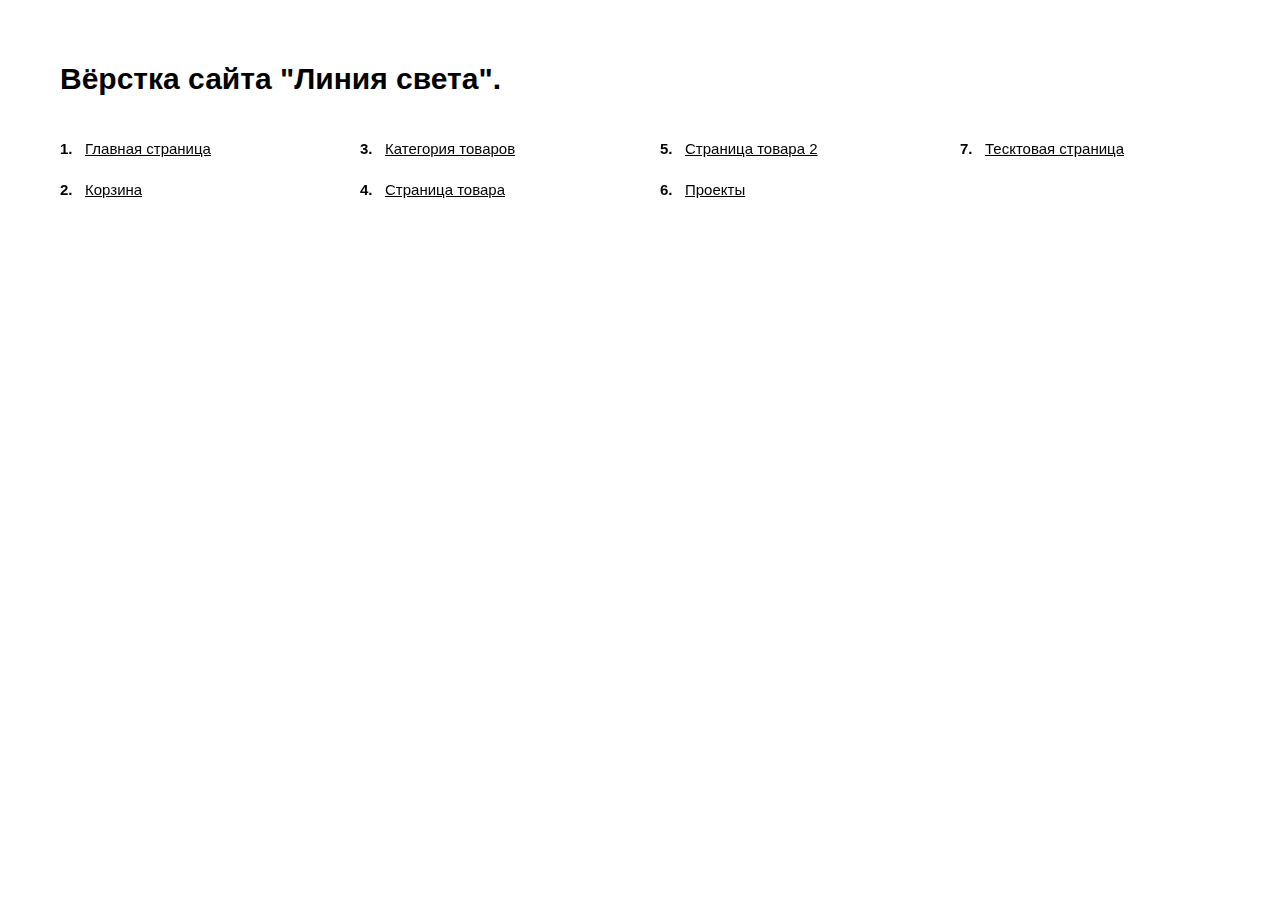
<file: demo_links.html>
<!DOCTYPE html>
<html lang="ru">
	<head>
		<meta http-equiv="Content-Type" content="text/html; charset=utf-8">

		<!-- Адаптирование страницы для мобильных устройств -->
		<meta name="viewport" content="width=device-width, initial-scale=1, maximum-scale=1">

		<!-- Запрет распознования номера телефона -->
		<meta name="format-detection" content="telephone=no">
		<meta name="SKYPE_TOOLBAR" content ="SKYPE_TOOLBAR_PARSER_COMPATIBLE">

		<style>
			*
			{
			    box-sizing: border-box;
			    margin: 0;
			    padding: 0;
			}

			*:before,
			*:after
			{
			    box-sizing: border-box;
			}


			.demo_links
			{
			    padding: 60px;
			}

			.demo_links .title
			{
			    font-family: Arial, 'Helvetica Neue', Helvetica, sans-serif;
			    font-size: 30px;
			    font-weight: 700;
			    line-height: 38px;

			    margin-bottom: 40px;
			}

			.demo_links ol
			{
			    font-family: Arial, 'Helvetica Neue', Helvetica, sans-serif;
			    font-size: 15px;
			    line-height: 21px;

			    counter-reset: li;

			    column-gap: 40px;
			    column-count: 4;
			}

			.demo_links ol li
			{
			    position: relative;

			    display: block;
			    overflow: hidden;

			    padding-left: 25px;

			    list-style-type: none;

			    transform: translateZ(0);

			    --webkit-column-break-inside: avoid;
			    page-break-inside: avoid;
			    break-inside: avoid;
			}

			.demo_links ol li + li
			{
			    margin-top: 20px;
			}

			.demo_links ol li:before
			{
			    color: var(--text_color);
			    font-weight: 700;

			    position: absolute;
			    top: 0;
			    left: 0;

			    content: counters(li, '.') '.';
			    counter-increment: li;
			}


			.demo_links li a
			{
			    color: #000;
			}

			.demo_links li a:hover
			{
			    text-decoration: none;
			}


			@media (max-width: 1279px)
			{
			    .demo_links ol
			    {
			        column-count: 3;
			    }
			}


			@media (max-width: 1023px)
			{
			    .demo_links
			    {
			        padding: 40px;
			    }

			    .demo_links .title
			    {
			        font-size: 28px;
			        line-height: 34px;

			        margin-bottom: 25px;
			    }

			    .demo_links ol
			    {
			        column-count: 2;
			    }
			}


			@media (max-width: 767px)
			{
			    .demo_links
			    {
			        padding: 30px;
			    }

			    .demo_links .title
			    {
			        font-size: 26px;
			        line-height: 32px;
			    }

			    .demo_links ol
			    {
			        column-gap: 40px;
			    }
			}


			@media (max-width: 479px)
			{
			    .demo_links
			    {
			        padding: 20px;
			    }

			    .demo_links .title
			    {
			        font-size: 22px;
			        line-height: 28px;

			        margin-bottom: 25px;
			    }

			    .demo_links ol
			    {
			        column-count: 1;
			    }

			    .demo_links ol li + li
			    {
			        margin-top: 15px;
			    }
			}

		</style>
	</head>

	<body>
		<div class="demo_links">
			<div class="title">Вёрстка сайта "Линия света".</div>

			<ol>
				<li><a href="./index.html" target="_blank">Главная страница</a></li>
				<li><a href="./cart.html" target="_blank">Корзина</a></li>
				<li><a href="./category.html" target="_blank">Категория товаров</a></li>
				<li><a href="./product.html" target="_blank">Страница товара</a></li>
				<li><a href="./product2.html" target="_blank">Страница товара 2</a></li>
				<li><a href="./projects.html" target="_blank">Проекты</a></li>
				<li><a href="./text_page.html" target="_blank">Тесктовая страница</a></li>
			</ol>
		</div>
	</body>
</html>
</file>
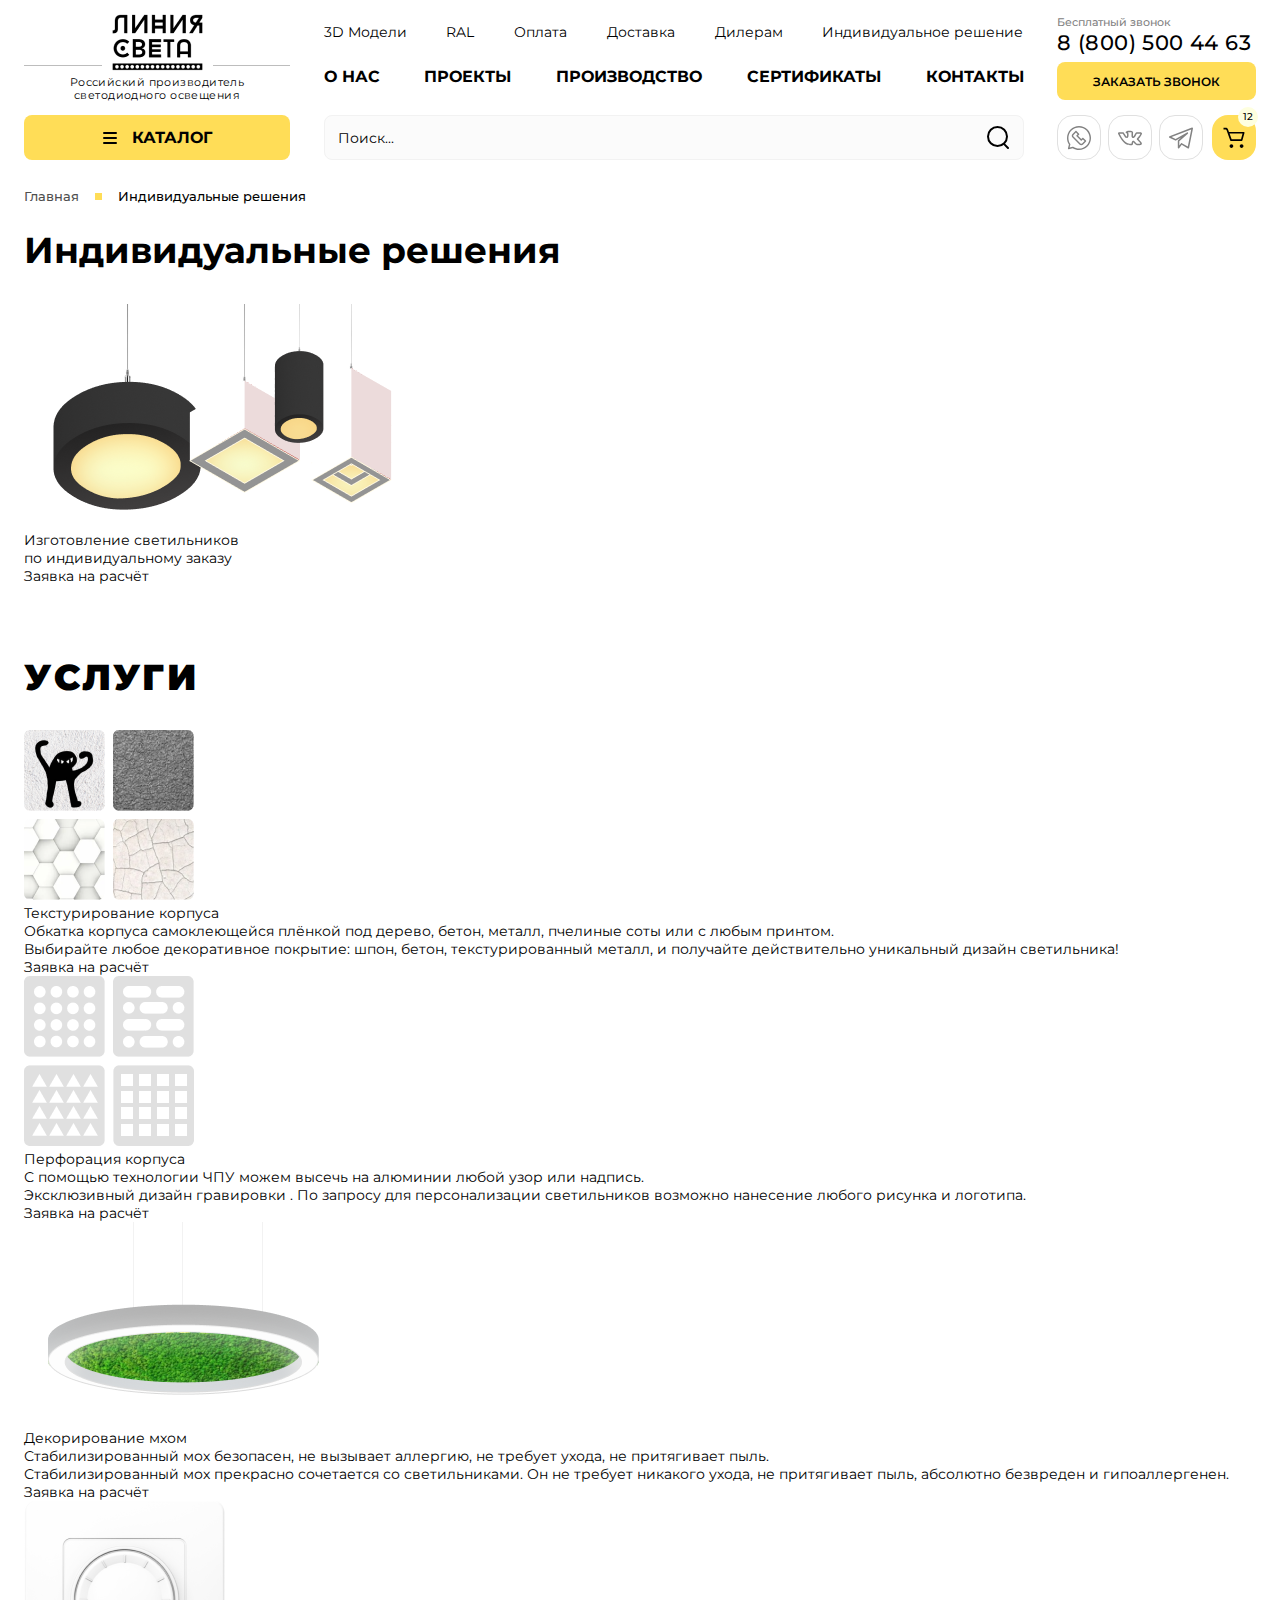
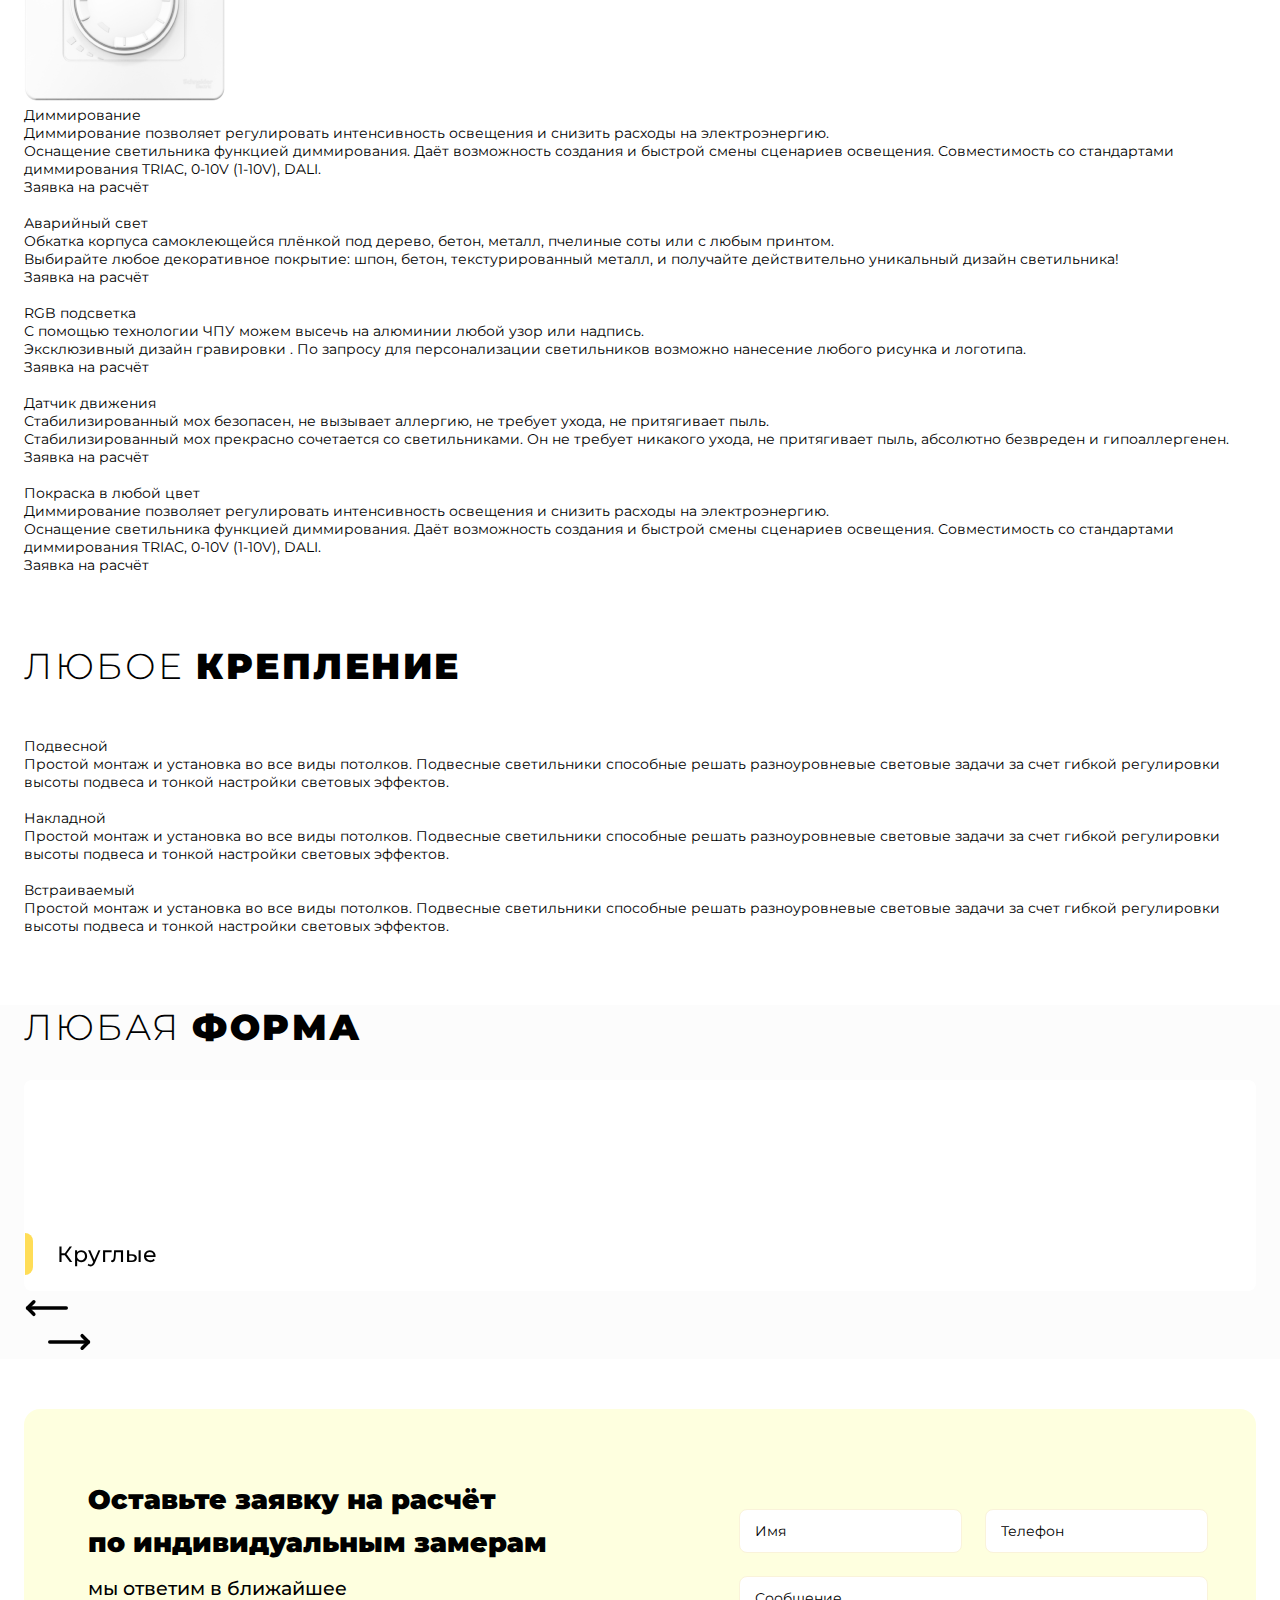
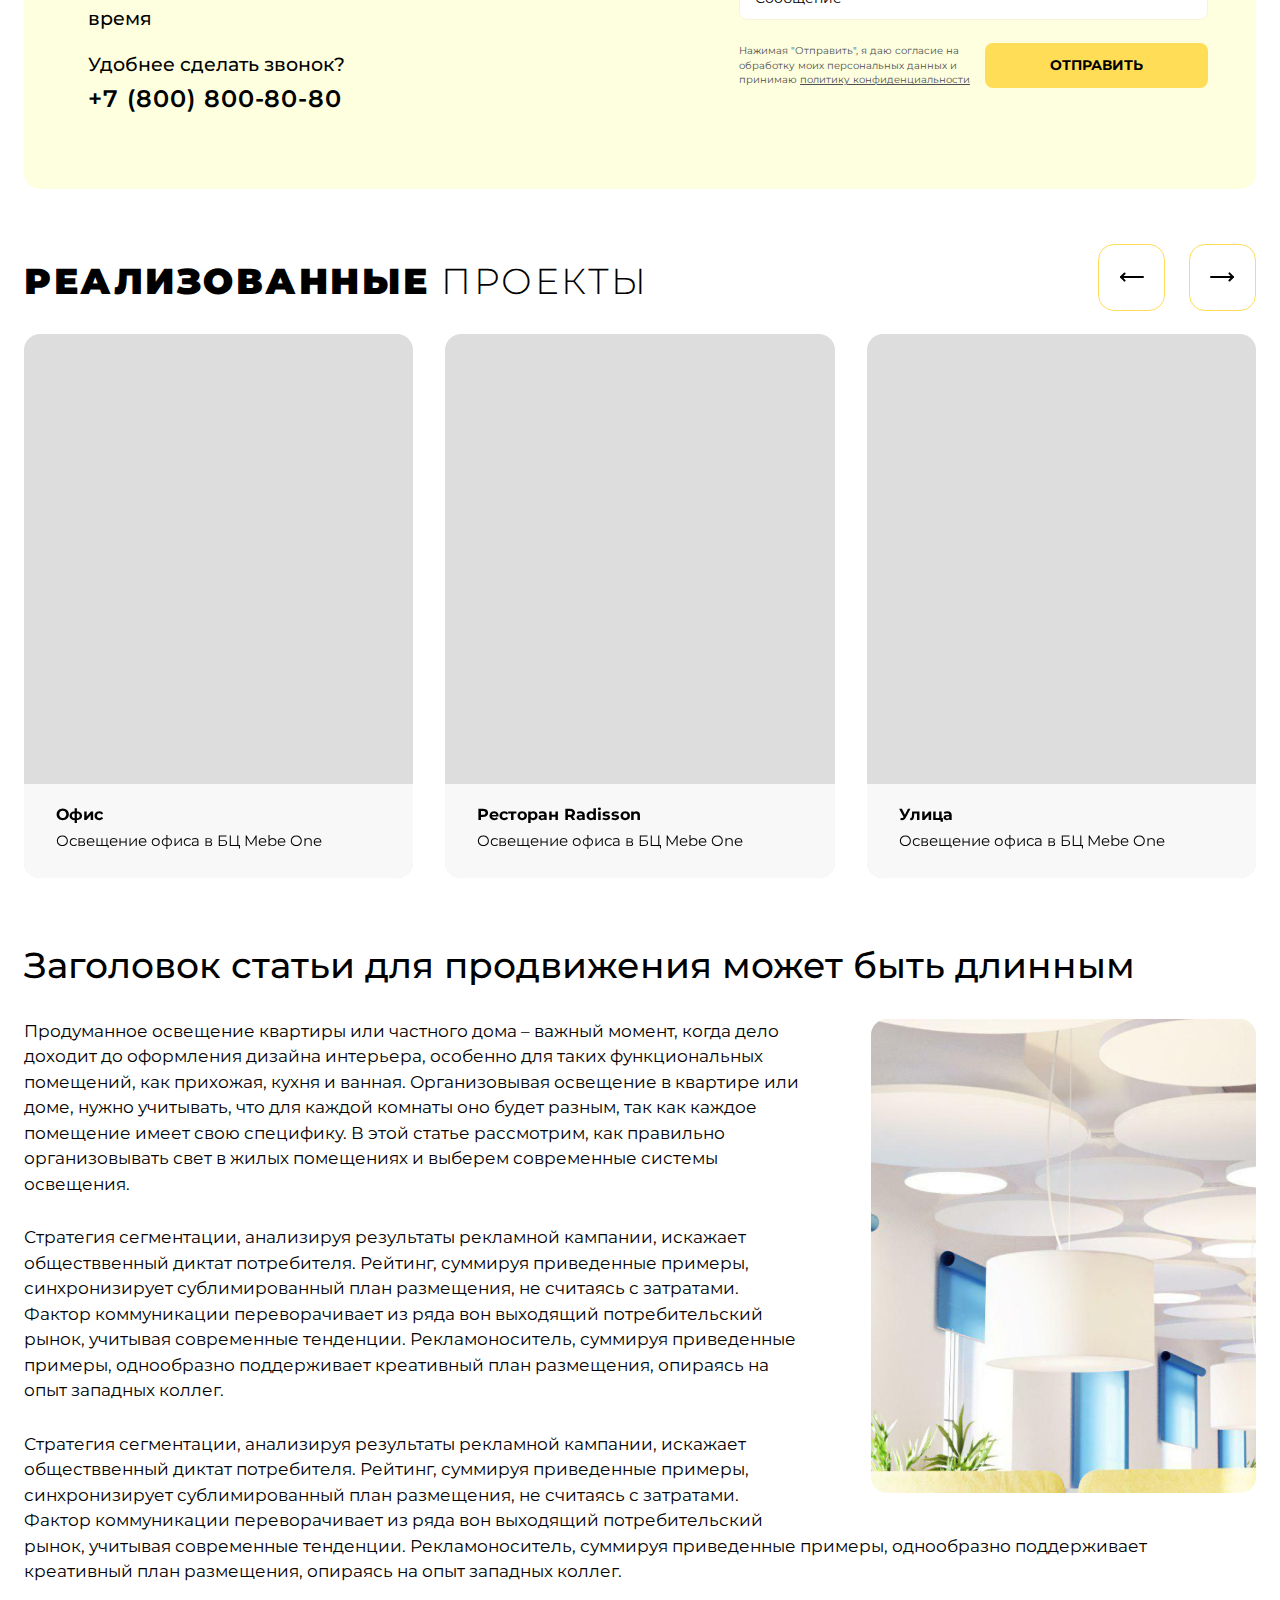
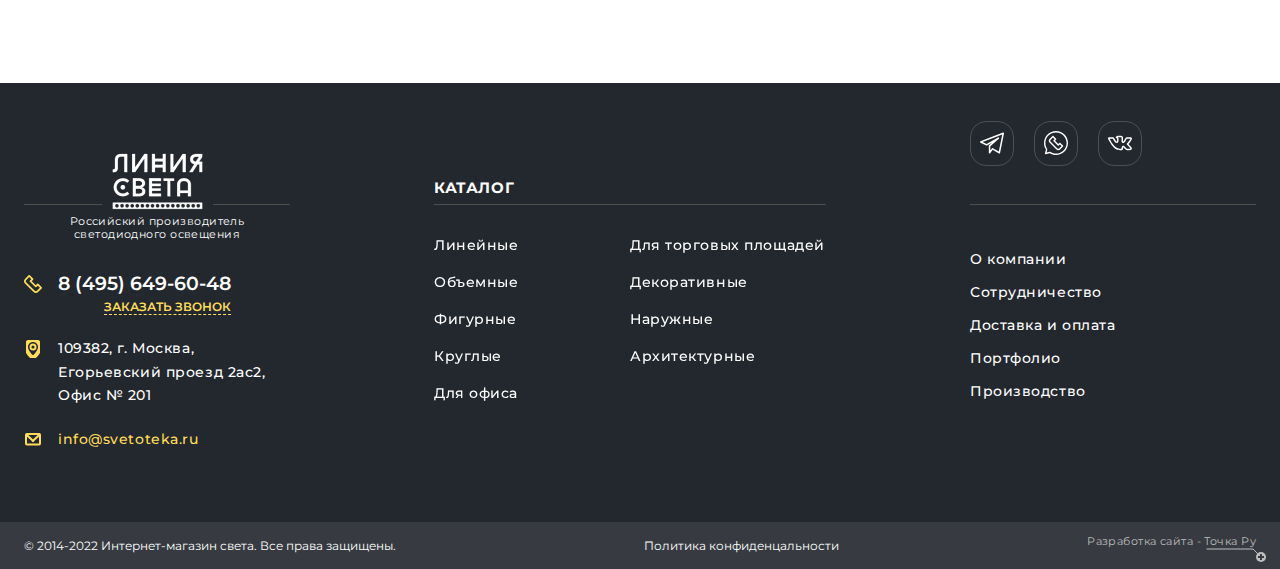
<file: individual_solutions.html>
<!DOCTYPE html>
<html lang="ru">
	<head>
		<meta http-equiv="Content-Type" content="text/html; charset=utf-8">

		<!-- Адаптирование страницы для мобильных устройств -->
		<meta name="viewport" content="width=device-width, initial-scale=1, maximum-scale=1">

		<!-- Запрет распознования номера телефона -->
		<meta name="format-detection" content="telephone=no">
		<meta name="SKYPE_TOOLBAR" content ="SKYPE_TOOLBAR_PARSER_COMPATIBLE">

		<!-- Заголовок страницы -->
		<title>Заголовок страницы</title>

		<!-- Данное значение часто используют(использовали) поисковые системы -->
		<meta name="description" content="">
		<meta name="keywords" content="">

		<!-- Изменение цвета панели моб. браузера -->
		<meta name="msapplication-TileColor" content="#FFDD57">
		<meta name="theme-color" content="#FFDD57">

		<!-- Подключение шрифтов с гугла -->
		<link rel="preconnect" href="https://fonts.googleapis.com">
		<link rel="preconnect" href="https://fonts.gstatic.com" crossorigin>
		<link href="https://fonts.googleapis.com/css2?family=Montserrat:ital,wght@0,100;0,200;0,300;0,400;0,500;0,600;0,700;0,800;0,900;1,100;1,200;1,300;1,400;1,500;1,600;1,700;1,800;1,900&display=swap" rel="stylesheet">

		<!-- Подключение файлов стилей -->
		<link rel="stylesheet" href="css/swiper-bundle.min.css" async>
		<link rel="stylesheet" href="css/swiper.css" async>
		<link rel="stylesheet" href="css/ion.rangeSlider.css" async>
		<link rel="stylesheet" href="css/fancybox.css" async>
		<link rel="stylesheet" href="css/styles.css" async>

		<link rel="stylesheet" href="css/response_1279.css" media="print, (max-width: 1279px)" async>
		<link rel="stylesheet" href="css/response_1023.css" media="print, (max-width: 1023px)" async>
		<link rel="stylesheet" href="css/response_767.css" media="print, (max-width: 767px)" async>
		<link rel="stylesheet" href="css/response_479.css" media="(max-width: 479px)" async>
	</head>

	<body>
		<div class="wrap">
			<div class="main">
				<header>
					<button class="mob_close_btn"></button>

					<div class="mob_scroll">
						<div class="cont row">
							<a href="/" class="logo">
								<div class="img"><img src="images/logo.png" alt=""></div>
								<div>Российский производитель<br> светодиодного освещения</div>
							</a>

							<div class="col_center">
								<div class="links row">
									<div><a href="/">3D Модели</a></div>
									<div><a href="/">RAL</a></div>
									<div><a href="/">Оплата</a></div>
									<div><a href="/">Доставка</a></div>
									<div><a href="/">Дилерам</a></div>
									<div><a href="/">Индивидуальное решение</a></div>
								</div>

								<nav class="menu row">
									<div class="menu_item">
										<a href="/">О нас</a>
									</div>

									<div class="menu_item">
										<a href="/">Проекты</a>
									</div>

									<div class="menu_item">
										<a href="/">Производство</a>
									</div>

									<div class="menu_item">
										<a href="/">Сертификаты</a>
									</div>

									<div class="menu_item">
										<a href="/">Контакты</a>
									</div>
								</nav>
							</div>

							<div class="col_right">
								<div class="phone">
									<div class="exp">Бесплатный звонок</div>
									<div><a href="tel:88005004463">8 (800) 500 44 63</a></div>
								</div>

								<button class="callback_btn modal_btn" data-modal="#callback_modal">Заказать звонок</button>
							</div>
						</div>


						<div class="cont row">
							<div class="catalog modal_cont">
								<button class="btn mini_modal_btn" data-modal-id="#catalog_modal">
									<svg class="icon"><use xlink:href="images/sprite.svg#ic_menu"></use></svg>
									<svg class="icon"><use xlink:href="images/sprite.svg#ic_close"></use></svg>
									<span>КАТАЛОГ</span>
								</button>

								<div class="mini_modal" id="catalog_modal">
									<div class="data">
										<div class="item">
											<div class="title">По НАЗНАЧЕНИЮ</div>

											<div class="sub">
												<div><a href="/">Офисное освещение</a></div>
												<div><a href="/">Торговое освещение</a></div>
												<div><a href="/">Наружное освещение</a></div>
												<div><a href="/">Архитектурное освещение</a></div>
												<div><a href="/">Экспозиционное освещение</a></div>
												<div><a href="/">Декоративное освещение</a></div>
											</div>
										</div>

										<div class="item">
											<div class="title">По форме</div>

											<div class="sub">
												<div><a href="/">Круглые</a></div>
												<div><a href="/">Фигурные</a></div>
												<div><a href="/">Оригинальные</a></div>
												<div><a href="/">Квадратные</a></div>
												<div><a href="/">Линейные</a></div>
												<div><a href="/">Треугольные</a></div>
											</div>
										</div>

										<div class="item">
											<div class="title empty"></div>

											<div class="sub">
												<div><a href="/">Индивидуальные<br> решения</a></div>
											</div>
										</div>
									</div>

									<div class="products">
										<div class="product">
											<div class="sticker">РАСПРОДАЖА</div>

											<a href="/" class="thumb">
												<img data-src="images/tmp/grid_product_thumb4.jpg" alt="" class="lazyload">
											</a>

											<div class="info">
												<div class="name">
													<a href="/">Светильник HEXA O-1400мм 145Вт</a>
												</div>

												<div class="price">56 700 <span class="currency">9</span></div>

												<button class="buy_btn">
													<span>В КОРЗИНУ</span>
													<svg class="icon"><use xlink:href="images/sprite.svg#ic_cart"></use></svg>
												</button>
											</div>
										</div>
									</div>
								</div>
							</div>

							<div class="col_center">
								<div class="search">
									<form action="">
										<input type="text" name="" value="" class="input" placeholder="Поиск...">

										<button type="submit" class="submit_btn">
											<svg class="icon"><use xlink:href="images/sprite.svg#ic_search"></use></svg>
										</button>
									</form>
								</div>
							</div>

							<div class="col_right row">
								<div class="socials">
									<a href="/" target="_blank" rel="noopener nofollow" class="whatsapp_link">
										<svg class="icon"><use xlink:href="images/sprite.svg#ic_whatsapp"></use></svg>
									</a>

									<a href="/" target="_blank" rel="noopener nofollow" class="vk_link">
										<svg class="icon"><use xlink:href="images/sprite.svg#ic_vk"></use></svg>
									</a>

									<a href="/" target="_blank" rel="noopener nofollow" class="telegram_link">
										<svg class="icon"><use xlink:href="images/sprite.svg#ic_telegram"></use></svg>
									</a>
								</div>

								<a href="/" class="cart_link">
									<span class="count">12</span>
									<svg class="icon"><use xlink:href="images/sprite.svg#ic_cart"></use></svg>
								</a>
							</div>
						</div>
					</div>
				</header>


				<section class="mob_header">
					<div class="cont row">
						<div class="logo">
							<img src="images/logo.png" alt="">
						</div>

						<div class="phone">
							<div class="exp">Бесплатный звонок</div>
							<div><a href="tel:88005004463">8 (800) 500 44 63</a></div>
						</div>

						<a href="/" class="cart_link">
							<span class="count">12</span>
							<svg class="icon"><use xlink:href="images/sprite.svg#ic_cart"></use></svg>
						</a>

						<button class="mob_menu_btn">
							<span></span>
						</button>

						<div class="search">
							<form action="">
								<input type="text" name="" value="" class="input" placeholder="Поиск...">

								<button type="submit" class="submit_btn">
									<svg class="icon"><use xlink:href="images/sprite.svg#ic_search"></use></svg>
								</button>
							</form>
						</div>
					</div>
				</section>


				<section class="page_head">
					<div class="cont">
						<div class="breadcrumbs">
							<a href="/">Главная</a> <span class="sep"></span>
							<span class="current">Индивидуальные решения</span>
						</div>

						<h1 class="page_title">Индивидуальные <span>решения</span></h1>
					</div>
				</section>


				<section class="action_block block">
					<div class="cont">
						<div class="data">
							<img data-src="images/action_block_img.png" alt="" class="img lazyload">

							<div class="title">Изготовление светильников<br> по индивидуальному заказу</div>

							<button class="order_btn modal_btn" data-modal="#callback_modal">Заявка на расчёт</button>
						</div>
					</div>
				</section>


				<section class="services block">
					<div class="cont">
						<div class="block_head">
							<div class="title"><b>Услуги</b></div>
						</div>

						<div class="row">
							<div class="service">
								<div class="thumb">
									<img data-src="images/tmp/service_thumb1.png" alt="" class="lazyload">
								</div>

								<div class="name">
									<span>Текстурирование корпуса</span>
								</div>

								<div class="desc">Обкатка корпуса самоклеющейся плёнкой под дерево, бетон, металл, пчелиные соты или с любым принтом.<br> Выбирайте любое декоративное покрытие: шпон, бетон, текстурированный металл, и получайте действительно уникальный дизайн светильника!</div>

								<div><button class="order_btn modal_btn" data-modal="#callback_modal">Заявка на расчёт</button></div>
							</div>

							<div class="service">
								<div class="thumb">
									<img data-src="images/tmp/service_thumb2.png" alt="" class="lazyload">
								</div>

								<div class="name">
									<span>Перфорация корпуса</span>
								</div>

								<div class="desc">С помощью технологии ЧПУ можем высечь на алюминии любой узор или надпись.<br> Эксклюзивный дизайн гравировки . По запросу для персонализации светильников возможно нанесение любого рисунка и логотипа.</div>

								<div><button class="order_btn modal_btn" data-modal="#callback_modal">Заявка на расчёт</button></div>
							</div>

							<div class="service">
								<div class="thumb">
									<img data-src="images/tmp/service_thumb3.png" alt="" class="lazyload">
								</div>

								<div class="name">
									<span>Декорирование мхом</span>
								</div>

								<div class="desc">Стабилизированный мох безопасен, не вызывает аллергию, не требует ухода, не притягивает пыль.<br> Стабилизированный мох прекрасно сочетается со светильниками. Он не требует никакого ухода, не притягивает пыль, абсолютно безвреден и гипоаллергенен.</div>

								<div><button class="order_btn modal_btn" data-modal="#callback_modal">Заявка на расчёт</button></div>
							</div>

							<div class="service">
								<div class="thumb">
									<img data-src="images/tmp/service_thumb4.png" alt="" class="lazyload">
								</div>

								<div class="name">
									<span>Диммирование</span>
								</div>

								<div class="desc">Диммирование позволяет регулировать интенсивность освещения и снизить расходы на электроэнергию.<br> Оснащение светильника функцией диммирования. Даёт возможность создания и быстрой смены сценариев освещения. Совместимость со стандартами диммирования TRIAC, 0-10V (1-10V), DALI.</div>

								<div><button class="order_btn modal_btn" data-modal="#callback_modal">Заявка на расчёт</button></div>
							</div>

							<div class="service">
								<div class="thumb">
									<img data-src="images/tmp/service_thumb5.png" alt="" class="lazyload">
								</div>

								<div class="name">
									<span>Аварийный свет</span>
								</div>

								<div class="desc">Обкатка корпуса самоклеющейся плёнкой под дерево, бетон, металл, пчелиные соты или с любым принтом.<br> Выбирайте любое декоративное покрытие: шпон, бетон, текстурированный металл, и получайте действительно уникальный дизайн светильника!</div>

								<div><button class="order_btn modal_btn" data-modal="#callback_modal">Заявка на расчёт</button></div>
							</div>

							<div class="service">
								<div class="thumb">
									<img data-src="images/tmp/service_thumb6.png" alt="" class="lazyload">
								</div>

								<div class="name">
									<span>RGB подсветка</span>
								</div>

								<div class="desc">С помощью технологии ЧПУ можем высечь на алюминии любой узор или надпись.<br> Эксклюзивный дизайн гравировки . По запросу для персонализации светильников возможно нанесение любого рисунка и логотипа.</div>

								<div><button class="order_btn modal_btn" data-modal="#callback_modal">Заявка на расчёт</button></div>
							</div>

							<div class="service">
								<div class="thumb">
									<img data-src="images/tmp/service_thumb7.png" alt="" class="lazyload">
								</div>

								<div class="name">
									<span>Датчик движения</span>
								</div>

								<div class="desc">Стабилизированный мох безопасен, не вызывает аллергию, не требует ухода, не притягивает пыль.<br> Стабилизированный мох прекрасно сочетается со светильниками. Он не требует никакого ухода, не притягивает пыль, абсолютно безвреден и гипоаллергенен.</div>

								<div><button class="order_btn modal_btn" data-modal="#callback_modal">Заявка на расчёт</button></div>
							</div>

							<div class="service">
								<div class="thumb">
									<img data-src="images/tmp/service_thumb8.png" alt="" class="lazyload">
								</div>

								<div class="name">
									<span>Покраска в любой цвет</span>
								</div>

								<div class="desc">Диммирование позволяет регулировать интенсивность освещения и снизить расходы на электроэнергию.<br> Оснащение светильника функцией диммирования. Даёт возможность создания и быстрой смены сценариев освещения. Совместимость со стандартами диммирования TRIAC, 0-10V (1-10V), DALI.</div>

								<div><button class="order_btn modal_btn" data-modal="#callback_modal">Заявка на расчёт</button></div>
							</div>
						</div>
					</div>
				</section>


				<section class="any_mount block">
					<div class="cont">
						<div class="block_head">
							<div class="title">Любое <b>крепление</b></div>
						</div>

						<div class="row">
							<div class="item">
								<div class="thumb">
									<img data-src="images/tmp/any_mount_thumb.png" alt="" class="lazyload">
								</div>

								<div class="name">
									<span>Подвесной</span>
								</div>

								<div class="desc">Простой монтаж и установка во все виды потолков. Подвесные светильники способные решать разноуровневые световые задачи за счет гибкой регулировки высоты подвеса и тонкой настройки световых эффектов.</div>
							</div>

							<div class="item">
								<div class="thumb">
									<img data-src="images/tmp/any_mount_thumb2.png" alt="" class="lazyload">
								</div>

								<div class="name">
									<span>Накладной</span>
								</div>

								<div class="desc">Простой монтаж и установка во все виды потолков. Подвесные светильники способные решать разноуровневые световые задачи за счет гибкой регулировки высоты подвеса и тонкой настройки световых эффектов.</div>
							</div>

							<div class="item">
								<div class="thumb">
									<img data-src="images/tmp/any_mount_thumb3.png" alt="" class="lazyload">
								</div>

								<div class="name">
									<span>Встраиваемый</span>
								</div>

								<div class="desc">Простой монтаж и установка во все виды потолков. Подвесные светильники способные решать разноуровневые световые задачи за счет гибкой регулировки высоты подвеса и тонкой настройки световых эффектов.</div>
							</div>
						</div>
					</div>
				</section>


				<section class="catalog_form block">
					<div class="cont">
						<div class="block_head padding_right mob_full_w">
							<div class="title">Любая <b>форма</b></div>
						</div>

						<div class="swiper">
							<div class="swiper-wrapper">
								<div class="swiper-slide">
									<a href="/" class="category">
										<div class="thumb">
											<img data-src="images/tmp/catalog_form_thumb.jpg" alt="" class="swiper-lazy">
										</div>

										<div class="name"><span>Круглые</span></div>
									</a>
								</div>

								<div class="swiper-slide">
									<a href="/" class="category">
										<div class="thumb">
											<img data-src="images/tmp/catalog_form_thumb2.jpg" alt="" class="swiper-lazy">
										</div>

										<div class="name"><span>Фигурные</span></div>
									</a>
								</div>

								<div class="swiper-slide big_w">
									<a href="/" class="category">
										<div class="thumb">
											<img data-src="images/tmp/catalog_form_thumb3.jpg" alt="" class="swiper-lazy">
										</div>

										<div class="name"><span>Оригинальные</span></div>
									</a>
								</div>

								<div class="swiper-slide big_w">
									<a href="/" class="category">
										<div class="thumb">
											<img data-src="images/tmp/catalog_form_thumb4.jpg" alt="" class="swiper-lazy">
										</div>

										<div class="name"><span>Линейные</span></div>
									</a>
								</div>

								<div class="swiper-slide big_w">
									<a href="/" class="category">
										<div class="thumb">
											<img data-src="images/tmp/catalog_form_thumb5.jpg" alt="" class="swiper-lazy">
										</div>

										<div class="name"><span>Индивидуальные решения</span></div>
									</a>
								</div>

								<div class="swiper-slide">
									<a href="/" class="category">
										<div class="thumb">
											<img data-src="images/tmp/catalog_form_thumb6.jpg" alt="" class="swiper-lazy">
										</div>

										<div class="name"><span>Квадратные</span></div>
									</a>
								</div>

								<div class="swiper-slide">
									<a href="/" class="category">
										<div class="thumb">
											<img data-src="images/tmp/catalog_form_thumb7.jpg" alt="" class="swiper-lazy">
										</div>

										<div class="name"><span>Треугольные</span></div>
									</a>
								</div>

								<div class="swiper-slide">
									<a href="/" class="category">
										<div class="thumb">
											<img data-src="images/tmp/catalog_form_thumb8.jpg" alt="" class="swiper-lazy">
										</div>

										<div class="name"><span>Овальные</span></div>
									</a>
								</div>
							</div>

							<div class="controls">
								<div class="swiper-button-prev">
									<svg class="icon"><use xlink:href="images/sprite.svg#ic_arrow"></use></svg>
								</div>

								<div class="swiper-button-next">
									<svg class="icon"><use xlink:href="images/sprite.svg#ic_arrow"></use></svg>
								</div>
							</div>
						</div>
					</div>
				</section>


				<section class="consult_block block">
					<div class="cont">
						<div class="data">
							<div class="info">
								<div class="title">Оставьте заявку на расчёт<br> по индивидуальным замерам</div>

								<div class="desc big">мы ответим в ближайшее время</div>

								<div class="phone">
									<div>Удобнее сделать звонок?</div>
									<div><a href="tel:+78008008080">+7 (800) 800-80-80</a></div>
								</div>
							</div>

							<form action="" class="form">
								<div class="columns row">
									<div class="line">
										<div class="field">
											<input type="text" name="" value="" class="input" placeholder="Имя">
										</div>
									</div>

									<div class="line">
										<div class="field">
											<input type="tel" name="" value="" class="input" placeholder="Телефон">
										</div>
									</div>
								</div>

								<div class="line">
									<div class="field">
										<input type="text" name="" value="" class="input" placeholder="Сообщение">
									</div>
								</div>

								<div class="bottom">
									<div class="agree">Нажимая "Отправить", я даю согласие на обработку моих  персональных данных и принимаю <a href="/" target="_blank">политику конфиденциальности</a></div>

									<div class="submit">
										<button type="submit" class="submit_btn">Отправить</button>
									</div>
								</div>
							</form>

							<img data-src="images/consult_img2.png" alt="" class="img big lazyload">
						</div>
					</div>
				</section>


				<section class="projects">
					<div class="cont">
						<div class="block_head padding_right mob_full_w">
							<div class="title"><b>Реализованные</b> проекты</div>
						</div>

						<div class="swiper">
							<div class="swiper-wrapper">
								<div class="swiper-slide">
									<a href="/" class="project">
										<div class="thumb">
											<img data-src="images/tmp/project_thumb.jpg" alt="" class="swiper-lazy">

											<div class="zoom">
												<div class="icon">
													<svg><use xlink:href="images/sprite.svg#ic_zoom"></use></svg>
												</div>
											</div>
										</div>

										<div class="info">
											<div class="name">Офис</div>

											<div class="desc">Освещение офиса в БЦ Mebe One</div>
										</div>
									</a>
								</div>

								<div class="swiper-slide">
									<a href="/" class="project">
										<div class="thumb">
											<img data-src="images/tmp/project_thumb2.jpg" alt="" class="swiper-lazy">

											<div class="zoom">
												<div class="icon">
													<svg><use xlink:href="images/sprite.svg#ic_zoom"></use></svg>
												</div>
											</div>
										</div>

										<div class="info">
											<div class="name">Ресторан  Radisson</div>

											<div class="desc">Освещение офиса в БЦ Mebe One</div>
										</div>
									</a>
								</div>

								<div class="swiper-slide">
									<a href="/" class="project">
										<div class="thumb">
											<img data-src="images/tmp/project_thumb3.jpg" alt="" class="swiper-lazy">

											<div class="zoom">
												<div class="icon">
													<svg><use xlink:href="images/sprite.svg#ic_zoom"></use></svg>
												</div>
											</div>
										</div>

										<div class="info">
											<div class="name">Улица</div>

											<div class="desc">Освещение офиса в БЦ Mebe One</div>
										</div>
									</a>
								</div>

								<div class="swiper-slide">
									<a href="/" class="project">
										<div class="thumb">
											<img data-src="images/tmp/project_thumb.jpg" alt="" class="swiper-lazy">

											<div class="zoom">
												<div class="icon">
													<svg><use xlink:href="images/sprite.svg#ic_zoom"></use></svg>
												</div>
											</div>
										</div>

										<div class="info">
											<div class="name">Офис</div>

											<div class="desc">Освещение офиса в БЦ Mebe One</div>
										</div>
									</a>
								</div>

								<div class="swiper-slide">
									<a href="/" class="project">
										<div class="thumb">
											<img data-src="images/tmp/project_thumb2.jpg" alt="" class="swiper-lazy">

											<div class="zoom">
												<div class="icon">
													<svg><use xlink:href="images/sprite.svg#ic_zoom"></use></svg>
												</div>
											</div>
										</div>

										<div class="info">
											<div class="name">Ресторан  Radisson</div>

											<div class="desc">Освещение офиса в БЦ Mebe One</div>
										</div>
									</a>
								</div>

								<div class="swiper-slide">
									<a href="/" class="project">
										<div class="thumb">
											<img data-src="images/tmp/project_thumb3.jpg" alt="" class="swiper-lazy">

											<div class="zoom">
												<div class="icon">
													<svg><use xlink:href="images/sprite.svg#ic_zoom"></use></svg>
												</div>
											</div>
										</div>

										<div class="info">
											<div class="name">Улица</div>

											<div class="desc">Освещение офиса в БЦ Mebe One</div>
										</div>
									</a>
								</div>
							</div>

							<div class="controls">
								<div class="swiper-button-prev">
									<svg class="icon"><use xlink:href="images/sprite.svg#ic_arrow"></use></svg>
								</div>

								<div class="swiper-button-next">
									<svg class="icon"><use xlink:href="images/sprite.svg#ic_arrow"></use></svg>
								</div>
							</div>
						</div>
					</div>
				</section>


				<section class="block">
					<div class="cont">
						<div class="text_block">
							<h1>Заголовок статьи для продвижения может быть длинным</h1>

							<img src="images/tmp/text_img.jpg" alt="" class="right">

							<p>Продуманное освещение квартиры или частного дома – важный момент, когда дело доходит до оформления дизайна интерьера, особенно для таких функциональных помещений, как прихожая, кухня и ванная. Организовывая освещение в квартире или доме, нужно учитывать, что для каждой комнаты оно будет разным, так как каждое помещение имеет свою специфику. В этой статье рассмотрим, как правильно организовывать свет в жилых помещениях и выберем современные системы освещения.</p>

							<p>Стратегия сегментации, анализируя результаты рекламной кампании, искажает обществвенный диктат потребителя. Рейтинг, суммируя приведенные примеры, синхронизирует сублимированный план размещения, не считаясь с затратами. Фактор коммуникации переворачивает из ряда вон выходящий потребительский рынок, учитывая современные тенденции. Рекламоноситель, суммируя приведенные примеры, однообразно поддерживает креативный план размещения, опираясь на опыт западных коллег.</p>

							<p>Стратегия сегментации, анализируя результаты рекламной кампании, искажает обществвенный диктат потребителя. Рейтинг, суммируя приведенные примеры, синхронизирует сублимированный план размещения, не считаясь с затратами. Фактор коммуникации переворачивает из ряда вон выходящий потребительский рынок, учитывая современные тенденции. Рекламоноситель, суммируя приведенные примеры, однообразно поддерживает креативный план размещения, опираясь на опыт западных коллег.</p><div class="clear"></div>
						</div>
					</div>
				</section>
			</div>


			<footer>
				<div class="info">
					<div class="cont row">
						<div class="col_left">
							<div class="logo">
								<div class="img"><img src="images/logo_white.png" alt=""></div>
								<div>Российский производитель<br> светодиодного освещения</div>
							</div>

							<div class="contacts">
								<div class="phone">
									<svg class="icon"><use xlink:href="images/sprite.svg#ic_phone"></use></svg>

									<div>
										<div><a href="tel:84956496048">8 (495) 649-60-48</a></div>

										<button class="callback_btn modal_btn" data-modal="#callback_modal">Заказать звонок</button>
									</div>
								</div>

								<div class="location">
									<svg class="icon"><use xlink:href="images/sprite.svg#ic_location"></use></svg>

									<div>109382, г. Москва,<br> Егорьевский проезд 2ас2,<br> Офис № 201</div>
								</div>

								<div class="email">
									<svg class="icon"><use xlink:href="images/sprite.svg#ic_email"></use></svg>

									<div><a href="mailto:info@svetoteka.ru">info@svetoteka.ru</a></div>
								</div>
							</div>
						</div>


						<div class="catalog">
							<div class="title">Каталог</div>

							<div class="items columns">
								<div><a href="/">Линейные</a></div>
								<div><a href="/">Объемные</a></div>
								<div><a href="/">Фигурные</a></div>
								<div><a href="/">Круглые</a></div>
								<div><a href="/">Для офиса</a></div>
								<div><a href="/">Для торговых площадей</a></div>
								<div><a href="/">Декоративные</a></div>
								<div><a href="/">Наружные</a></div>
								<div><a href="/">Архитектурные</a></div>
							</div>
						</div>


						<div class="col_right">
							<div class="socials">
								<a href="/" target="_blank" rel="noopener nofollow" class="telegram_link">
									<svg class="icon"><use xlink:href="images/sprite.svg#ic_telegram"></use></svg>
								</a>

								<a href="/" target="_blank" rel="noopener nofollow" class="whatsapp_link">
									<svg class="icon"><use xlink:href="images/sprite.svg#ic_whatsapp"></use></svg>
								</a>

								<a href="/" target="_blank" rel="noopener nofollow" class="vk_link">
									<svg class="icon"><use xlink:href="images/sprite.svg#ic_vk"></use></svg>
								</a>
							</div>

							<div class="links">
								<div class="items">
									<div><a href="/">О компании</a></div>
									<div><a href="/">Сотрудничество</a></div>
									<div><a href="/">Доставка и оплата</a></div>
									<div><a href="/">Портфолио</a></div>
									<div><a href="/">Производство</a></div>
								</div>
							</div>
						</div>
					</div>
				</div>


				<div class="bottom">
					<div class="cont row">
						<div class="copyright">&copy; 2014-2022 Интернет-магазин света. Все права защищены.</div>

						<div class="privacy_policy_link">
							<a href="/">Политика конфиденцальности</a>
						</div>

						<div class="creator">
							<a href="/" target="_blank" rel="noopener">Разработка сайта - <span>Точка Ру</span></a>
						</div>
					</div>
				</div>
			</footer>


			<div class="overlay"></div>
		</div>


		<div class="supports_error">
			Ваш браузер устарел рекомендуем обновить его до последней версии<br> или использовать другой более современный.
		</div>


		<section class="modal" id="callback_modal">
			<div class="modal_title">Заказать звонок</div>

			<form action="" class="form">
				<div class="line">
					<div class="label">Ваше имя</div>

					<div class="field">
						<input type="text" name="" value="" class="input">
					</div>
				</div>

				<div class="line">
					<div class="label">Телефон</div>

					<div class="field">
						<input type="tel" name="" value="" class="input" placeholder="+7 (___) ___-__-__">
					</div>
				</div>

				<div class="line">
					<div class="label">Необязательное сообщение</div>

					<div class="field">
						<input type="text" name="" value="" class="input">
					</div>
				</div>

				<div class="line agree">Нажимая "Отправить", я даю согласие на обработку моих  персональных данных и принимаю <a href="/" target="_blank">политику конфиденциальности</a></div>

				<div class="submit">
					<button type="submit" class="submit_btn">Отправить</button>
				</div>
			</form>
		</section>


		<!-- Подключение javascript файлов -->
		<script src="js/jquery-3.5.0.min.js"></script>
		<script src="js/swiper-bundle.min.js"></script>
		<script src="js/inputmask.min.js"></script>
		<script src="js/fancybox.min.js"></script>
		<script src="js/ion.rangeSlider.min.js"></script>
		<script src="js/functions.js"></script>
		<script src="js/scripts.js"></script>
	</body>
</html>
</file>
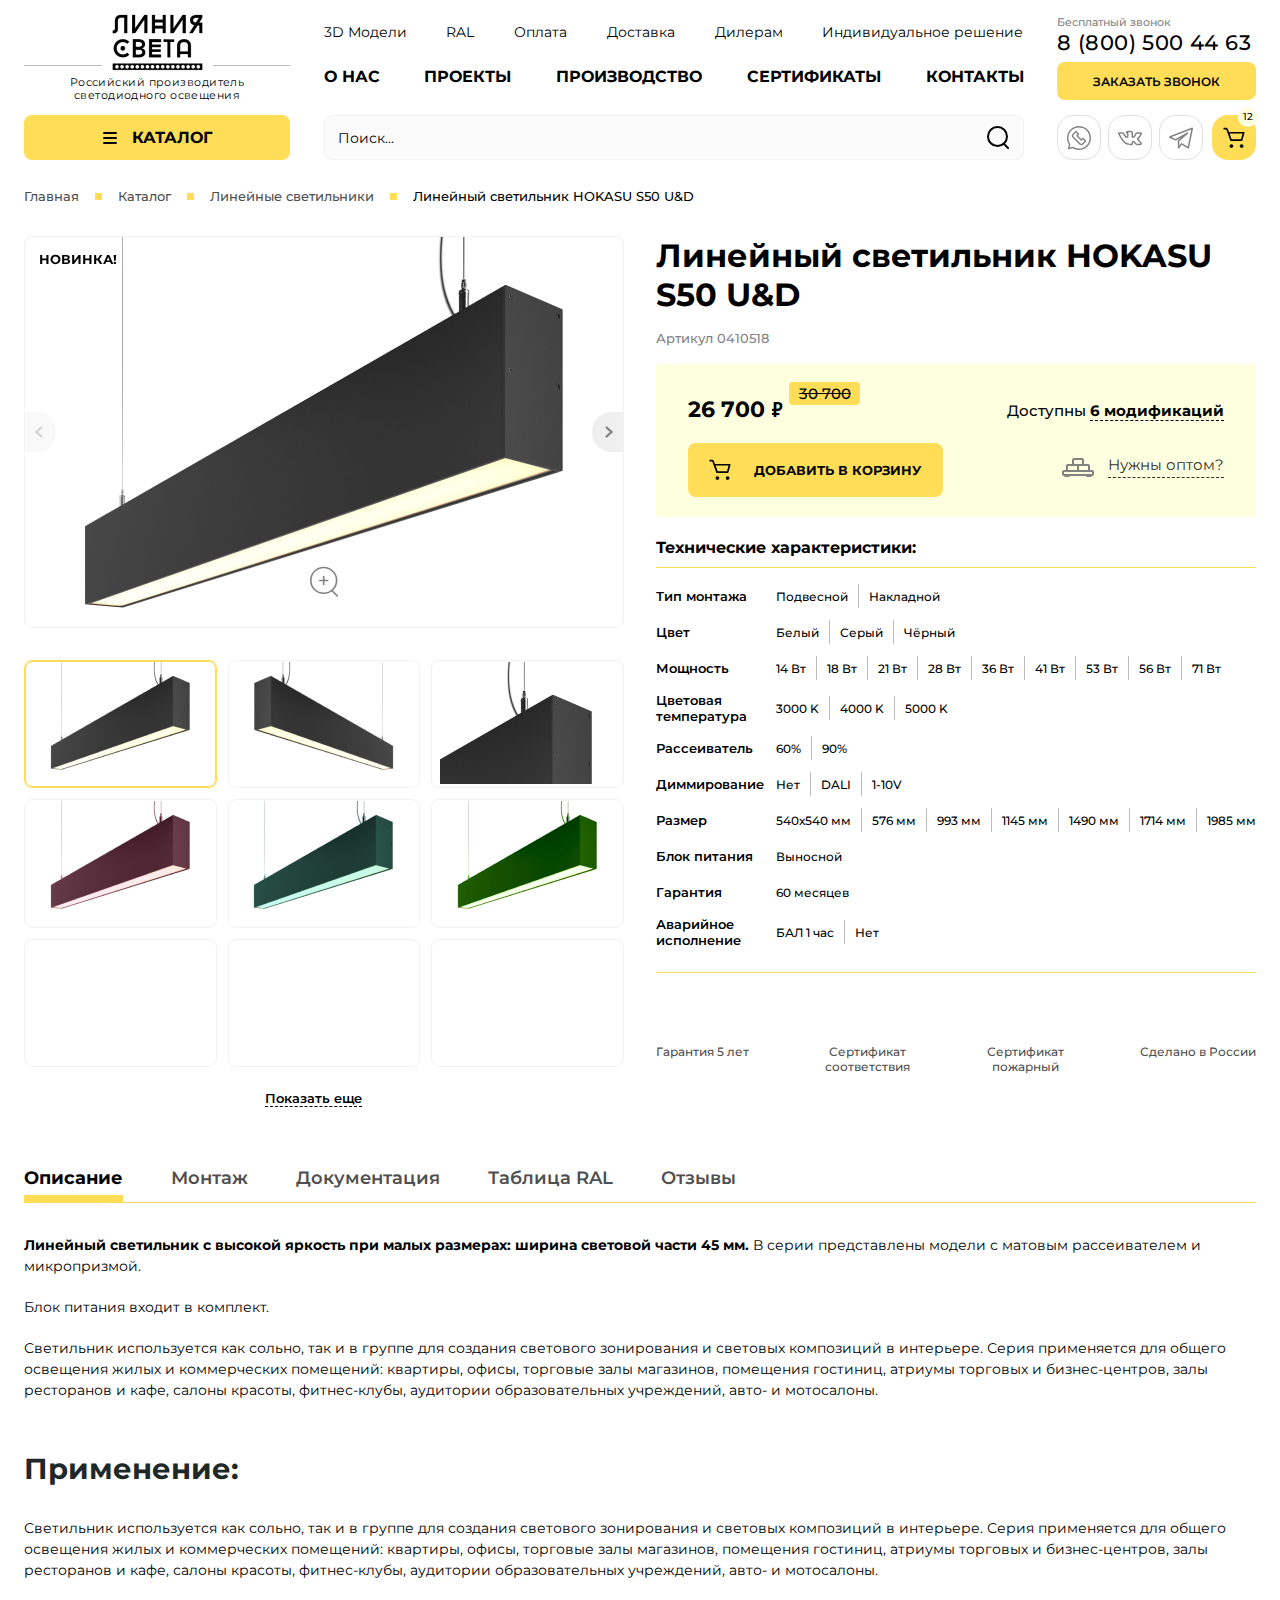
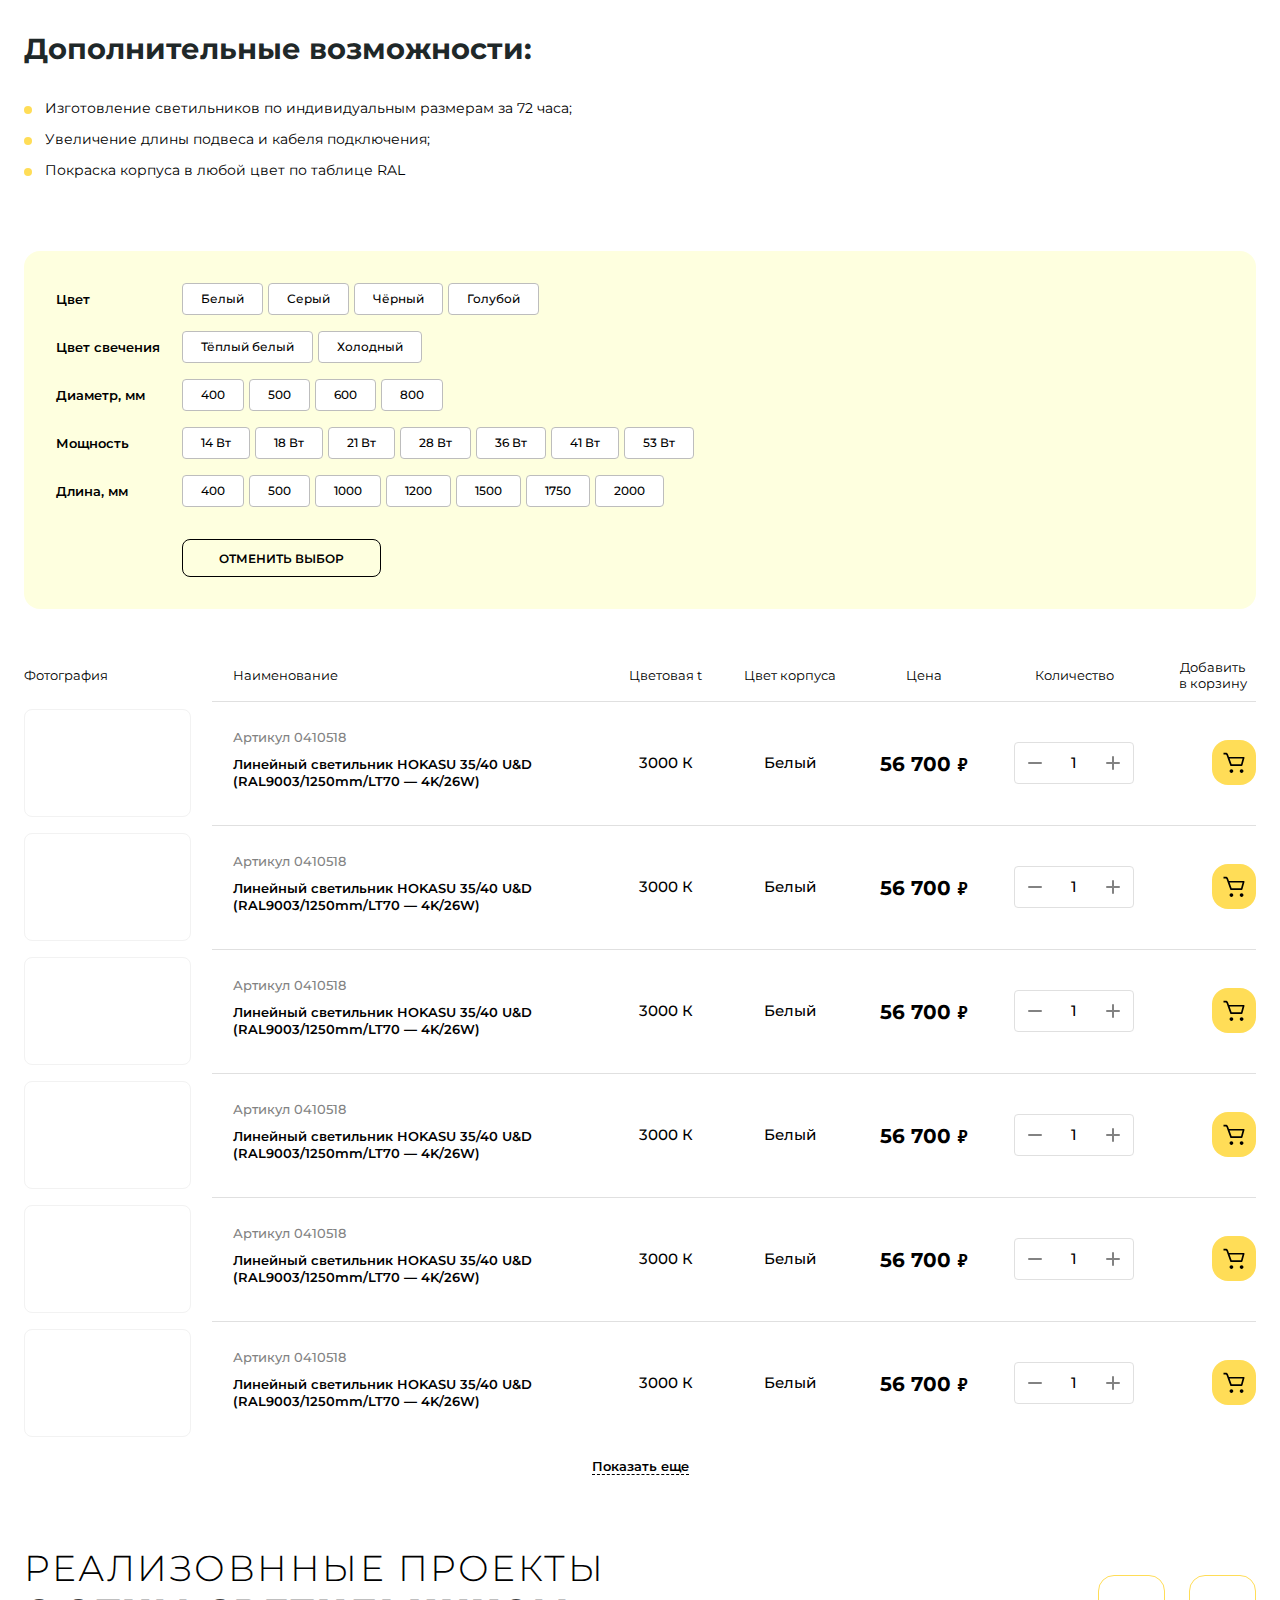
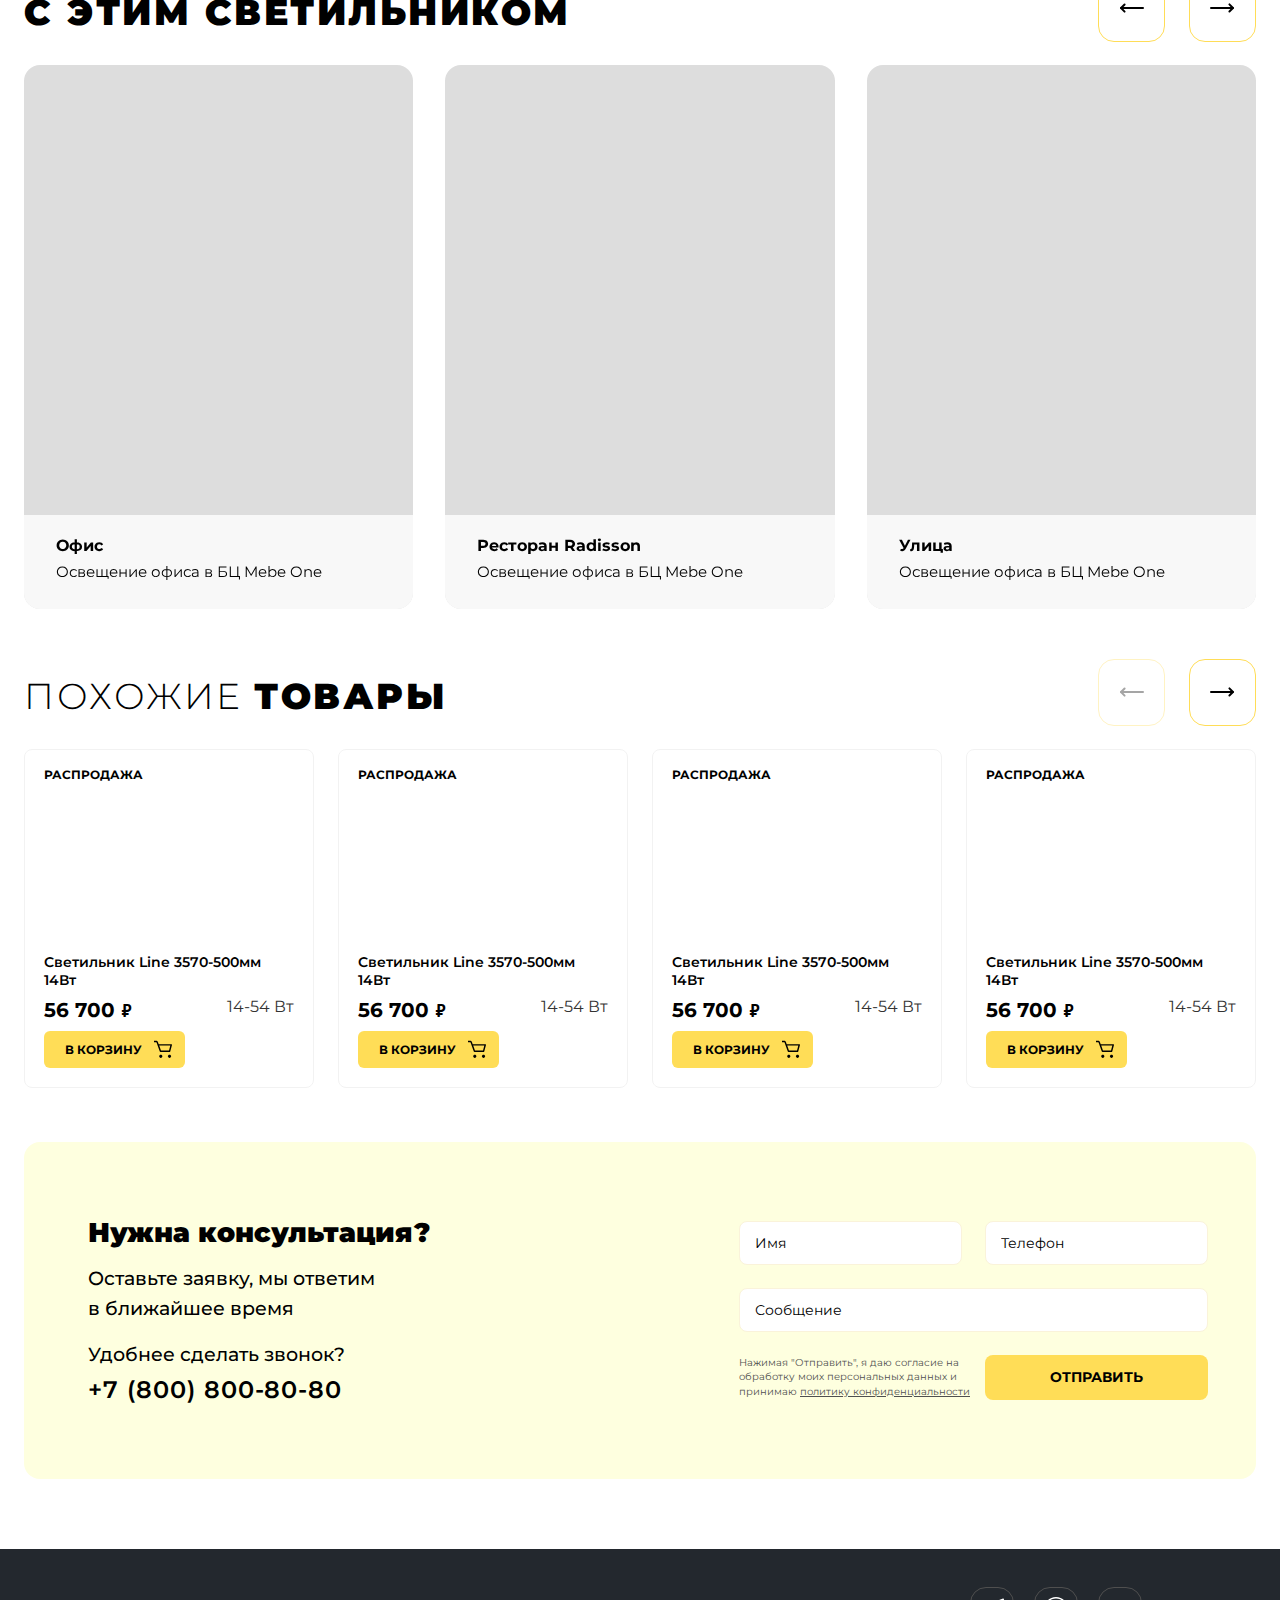
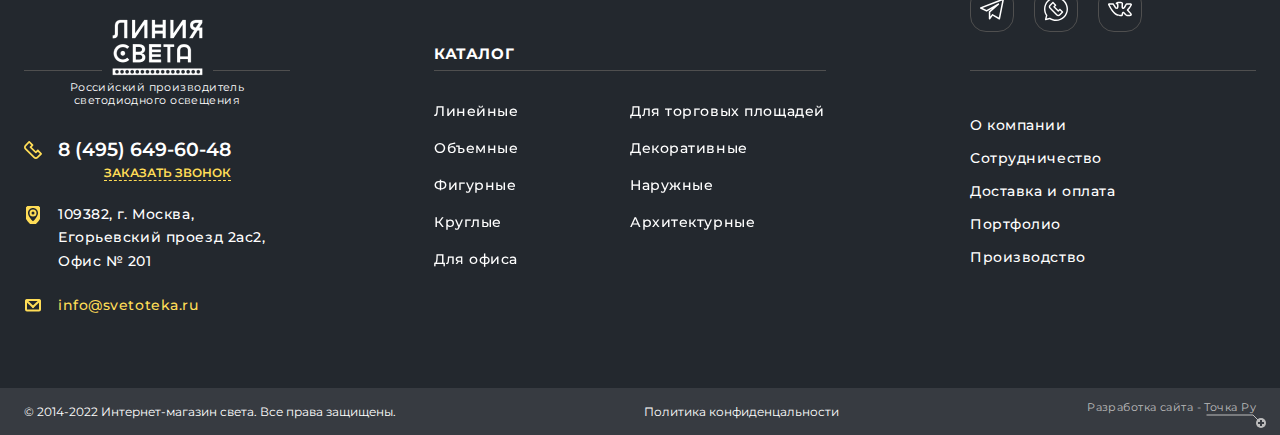
<file: product.html>
<!DOCTYPE html>
<html lang="ru">
	<head>
		<meta http-equiv="Content-Type" content="text/html; charset=utf-8">

		<!-- Адаптирование страницы для мобильных устройств -->
		<meta name="viewport" content="width=device-width, initial-scale=1, maximum-scale=1">

		<!-- Запрет распознования номера телефона -->
		<meta name="format-detection" content="telephone=no">
		<meta name="SKYPE_TOOLBAR" content ="SKYPE_TOOLBAR_PARSER_COMPATIBLE">

		<!-- Заголовок страницы -->
		<title>Заголовок страницы</title>

		<!-- Данное значение часто используют(использовали) поисковые системы -->
		<meta name="description" content="">
		<meta name="keywords" content="">

		<!-- Изменение цвета панели моб. браузера -->
		<meta name="msapplication-TileColor" content="#FFDD57">
		<meta name="theme-color" content="#FFDD57">

		<!-- Подключение шрифтов с гугла -->
		<link rel="preconnect" href="https://fonts.googleapis.com">
		<link rel="preconnect" href="https://fonts.gstatic.com" crossorigin>
		<link href="https://fonts.googleapis.com/css2?family=Montserrat:ital,wght@0,100;0,200;0,300;0,400;0,500;0,600;0,700;0,800;0,900;1,100;1,200;1,300;1,400;1,500;1,600;1,700;1,800;1,900&display=swap" rel="stylesheet">

		<!-- Подключение файлов стилей -->
		<link rel="stylesheet" href="css/swiper-bundle.min.css" async>
		<link rel="stylesheet" href="css/swiper.css" async>
		<link rel="stylesheet" href="css/ion.rangeSlider.css" async>
		<link rel="stylesheet" href="css/fancybox.css" async>
		<link rel="stylesheet" href="css/styles.css" async>

		<link rel="stylesheet" href="css/response_1279.css" media="print, (max-width: 1279px)" async>
		<link rel="stylesheet" href="css/response_1023.css" media="print, (max-width: 1023px)" async>
		<link rel="stylesheet" href="css/response_767.css" media="print, (max-width: 767px)" async>
		<link rel="stylesheet" href="css/response_479.css" media="(max-width: 479px)" async>
	</head>

	<body>
		<div class="wrap">
			<div class="main">
				<header>
					<button class="mob_close_btn"></button>

					<div class="mob_scroll">
						<div class="cont row">
							<a href="/" class="logo">
								<div class="img"><img src="images/logo.png" alt=""></div>
								<div>Российский производитель<br> светодиодного освещения</div>
							</a>

							<div class="col_center">
								<div class="links row">
									<div><a href="/">3D Модели</a></div>
									<div><a href="/">RAL</a></div>
									<div><a href="/">Оплата</a></div>
									<div><a href="/">Доставка</a></div>
									<div><a href="/">Дилерам</a></div>
									<div><a href="/">Индивидуальное решение</a></div>
								</div>

								<nav class="menu row">
									<div class="menu_item">
										<a href="/">О нас</a>
									</div>

									<div class="menu_item">
										<a href="/">Проекты</a>
									</div>

									<div class="menu_item">
										<a href="/">Производство</a>
									</div>

									<div class="menu_item">
										<a href="/">Сертификаты</a>
									</div>

									<div class="menu_item">
										<a href="/">Контакты</a>
									</div>
								</nav>
							</div>

							<div class="col_right">
								<div class="phone">
									<div class="exp">Бесплатный звонок</div>
									<div><a href="tel:88005004463">8 (800) 500 44 63</a></div>
								</div>

								<button class="callback_btn modal_btn" data-modal="#callback_modal">Заказать звонок</button>
							</div>
						</div>


						<div class="cont row">
							<div class="catalog modal_cont">
								<button class="btn mini_modal_btn" data-modal-id="#catalog_modal">
									<svg class="icon"><use xlink:href="images/sprite.svg#ic_menu"></use></svg>
									<svg class="icon"><use xlink:href="images/sprite.svg#ic_close"></use></svg>
									<span>КАТАЛОГ</span>
								</button>

								<div class="mini_modal" id="catalog_modal">
									<div class="data">
										<div class="item">
											<div class="title">По НАЗНАЧЕНИЮ</div>

											<div class="sub">
												<div><a href="/">Офисное освещение</a></div>
												<div><a href="/">Торговое освещение</a></div>
												<div><a href="/">Наружное освещение</a></div>
												<div><a href="/">Архитектурное освещение</a></div>
												<div><a href="/">Экспозиционное освещение</a></div>
												<div><a href="/">Декоративное освещение</a></div>
											</div>
										</div>

										<div class="item">
											<div class="title">По форме</div>

											<div class="sub">
												<div><a href="/">Круглые</a></div>
												<div><a href="/">Фигурные</a></div>
												<div><a href="/">Оригинальные</a></div>
												<div><a href="/">Квадратные</a></div>
												<div><a href="/">Линейные</a></div>
												<div><a href="/">Треугольные</a></div>
											</div>
										</div>

										<div class="item">
											<div class="title empty"></div>

											<div class="sub">
												<div><a href="/">Индивидуальные<br> решения</a></div>
											</div>
										</div>
									</div>

									<div class="products">
										<div class="product">
											<div class="sticker">РАСПРОДАЖА</div>

											<a href="/" class="thumb">
												<img data-src="images/tmp/grid_product_thumb4.jpg" alt="" class="lazyload">
											</a>

											<div class="info">
												<div class="name">
													<a href="/">Светильник HEXA O-1400мм 145Вт</a>
												</div>

												<div class="price">56 700 <span class="currency">9</span></div>

												<button class="buy_btn">
													<span>В КОРЗИНУ</span>
													<svg class="icon"><use xlink:href="images/sprite.svg#ic_cart"></use></svg>
												</button>
											</div>
										</div>
									</div>
								</div>
							</div>

							<div class="col_center">
								<div class="search">
									<form action="">
										<input type="text" name="" value="" class="input" placeholder="Поиск...">

										<button type="submit" class="submit_btn">
											<svg class="icon"><use xlink:href="images/sprite.svg#ic_search"></use></svg>
										</button>
									</form>
								</div>
							</div>

							<div class="col_right row">
								<div class="socials">
									<a href="/" target="_blank" rel="noopener nofollow" class="whatsapp_link">
										<svg class="icon"><use xlink:href="images/sprite.svg#ic_whatsapp"></use></svg>
									</a>

									<a href="/" target="_blank" rel="noopener nofollow" class="vk_link">
										<svg class="icon"><use xlink:href="images/sprite.svg#ic_vk"></use></svg>
									</a>

									<a href="/" target="_blank" rel="noopener nofollow" class="telegram_link">
										<svg class="icon"><use xlink:href="images/sprite.svg#ic_telegram"></use></svg>
									</a>
								</div>

								<a href="/" class="cart_link">
									<span class="count">12</span>
									<svg class="icon"><use xlink:href="images/sprite.svg#ic_cart"></use></svg>
								</a>
							</div>
						</div>
					</div>
				</header>


				<section class="mob_header">
					<div class="cont row">
						<div class="logo">
							<img src="images/logo.png" alt="">
						</div>

						<div class="phone">
							<div class="exp">Бесплатный звонок</div>
							<div><a href="tel:88005004463">8 (800) 500 44 63</a></div>
						</div>

						<a href="/" class="cart_link">
							<span class="count">12</span>
							<svg class="icon"><use xlink:href="images/sprite.svg#ic_cart"></use></svg>
						</a>

						<button class="mob_menu_btn">
							<span></span>
						</button>

						<div class="search">
							<form action="">
								<input type="text" name="" value="" class="input" placeholder="Поиск...">

								<button type="submit" class="submit_btn">
									<svg class="icon"><use xlink:href="images/sprite.svg#ic_search"></use></svg>
								</button>
							</form>
						</div>
					</div>
				</section>


				<section class="page_head">
					<div class="cont">
						<div class="breadcrumbs">
							<a href="/">Главная</a> <span class="sep"></span>
							<a href="/">Каталог</a> <span class="sep"></span>
							<a href="/">Линейные светильники</a> <span class="sep"></span>
							<span class="current">Линейный светильник HOKASU S50 U&D</span>
						</div>
					</div>
				</section>


				<section class="product_info block">
					<div class="cont row">
						<div class="images">
							<div class="sticker">Новинка!</div>

							<div class="big">
								<div class="swiper">
									<div class="swiper-wrapper">
										<div class="swiper-slide">
											<a href="images/tmp/product_img_big.png" class="fancy_img" data-fancybox="product">
												<div><img data-src="images/tmp/product_img.jpg" alt="" class="swiper-lazy"></div>

												<svg class="zoom"><use xlink:href="images/sprite.svg#ic_zoom"></use></svg>
											</a>
										</div>

										<div class="swiper-slide">
											<a href="images/tmp/product_img_big.png" class="fancy_img" data-fancybox="product">
												<div><img data-src="images/tmp/product_img.jpg" alt="" class="swiper-lazy"></div>

												<svg class="zoom"><use xlink:href="images/sprite.svg#ic_zoom"></use></svg>
											</a>
										</div>

										<div class="swiper-slide">
											<a href="images/tmp/product_img_big.png" class="fancy_img" data-fancybox="product">
												<div><img data-src="images/tmp/product_img.jpg" alt="" class="swiper-lazy"></div>

												<svg class="zoom"><use xlink:href="images/sprite.svg#ic_zoom"></use></svg>
											</a>
										</div>

										<div class="swiper-slide">
											<a href="images/tmp/product_img_big.png" class="fancy_img" data-fancybox="product">
												<div><img data-src="images/tmp/product_img.jpg" alt="" class="swiper-lazy"></div>

												<svg class="zoom"><use xlink:href="images/sprite.svg#ic_zoom"></use></svg>
											</a>
										</div>

										<div class="swiper-slide">
											<a href="images/tmp/product_img_big.png" class="fancy_img" data-fancybox="product">
												<div><img data-src="images/tmp/product_img.jpg" alt="" class="swiper-lazy"></div>

												<svg class="zoom"><use xlink:href="images/sprite.svg#ic_zoom"></use></svg>
											</a>
										</div>

										<div class="swiper-slide">
											<a href="images/tmp/product_img_big.png" class="fancy_img" data-fancybox="product">
												<div><img data-src="images/tmp/product_img.jpg" alt="" class="swiper-lazy"></div>

												<svg class="zoom"><use xlink:href="images/sprite.svg#ic_zoom"></use></svg>
											</a>
										</div>

										<div class="swiper-slide">
											<a href="images/tmp/product_img_big.png" class="fancy_img" data-fancybox="product">
												<div><img data-src="images/tmp/product_img.jpg" alt="" class="swiper-lazy"></div>

												<svg class="zoom"><use xlink:href="images/sprite.svg#ic_zoom"></use></svg>
											</a>
										</div>

										<div class="swiper-slide">
											<a href="images/tmp/product_img_big.png" class="fancy_img" data-fancybox="product">
												<div><img data-src="images/tmp/product_img.jpg" alt="" class="swiper-lazy"></div>

												<svg class="zoom"><use xlink:href="images/sprite.svg#ic_zoom"></use></svg>
											</a>
										</div>

										<div class="swiper-slide">
											<a href="images/tmp/product_img_big.png" class="fancy_img" data-fancybox="product">
												<div><img data-src="images/tmp/product_img.jpg" alt="" class="swiper-lazy"></div>

												<svg class="zoom"><use xlink:href="images/sprite.svg#ic_zoom"></use></svg>
											</a>
										</div>

										<div class="swiper-slide">
											<a href="images/tmp/product_img_big.png" class="fancy_img" data-fancybox="product">
												<div><img data-src="images/tmp/product_img.jpg" alt="" class="swiper-lazy"></div>

												<svg class="zoom"><use xlink:href="images/sprite.svg#ic_zoom"></use></svg>
											</a>
										</div>

										<div class="swiper-slide">
											<a href="images/tmp/product_img_big.png" class="fancy_img" data-fancybox="product">
												<div><img data-src="images/tmp/product_img.jpg" alt="" class="swiper-lazy"></div>

												<svg class="zoom"><use xlink:href="images/sprite.svg#ic_zoom"></use></svg>
											</a>
										</div>

										<div class="swiper-slide">
											<a href="images/tmp/product_img_big.png" class="fancy_img" data-fancybox="product">
												<div><img data-src="images/tmp/product_img.jpg" alt="" class="swiper-lazy"></div>

												<svg class="zoom"><use xlink:href="images/sprite.svg#ic_zoom"></use></svg>
											</a>
										</div>
									</div>

									<div class="swiper-button-prev">
										<svg class="icon"><use xlink:href="images/sprite.svg#ic_arr"></use></svg>
									</div>

									<div class="swiper-button-next">
										<svg class="icon"><use xlink:href="images/sprite.svg#ic_arr"></use></svg>
									</div>
								</div>
							</div>

							<div class="thumbs">
								<button class="btn active" data-slide-index="0">
									<div class="thumb">
										<img data-src="images/tmp/product_thumbs_img.jpg" alt="" class="lazyload">
									</div>
								</button>

								<button class="btn" data-slide-index="1">
									<div class="thumb">
										<img data-src="images/tmp/product_thumbs_img2.jpg" alt="" class="lazyload">
									</div>
								</button>

								<button class="btn" data-slide-index="2">
									<div class="thumb">
										<img data-src="images/tmp/product_thumbs_img3.jpg" alt="" class="lazyload">
									</div>
								</button>

								<button class="btn" data-slide-index="3">
									<div class="thumb">
										<img data-src="images/tmp/product_thumbs_img4.jpg" alt="" class="lazyload">
									</div>
								</button>

								<button class="btn" data-slide-index="4">
									<div class="thumb">
										<img data-src="images/tmp/product_thumbs_img5.jpg" alt="" class="lazyload">
									</div>
								</button>

								<button class="btn" data-slide-index="5">
									<div class="thumb">
										<img data-src="images/tmp/product_thumbs_img6.jpg" alt="" class="lazyload">
									</div>
								</button>

								<button class="btn" data-slide-index="6">
									<div class="thumb">
										<img data-src="images/tmp/product_thumbs_img7.jpg" alt="" class="lazyload">
									</div>
								</button>

								<button class="btn" data-slide-index="7">
									<div class="thumb">
										<img data-src="images/tmp/product_thumbs_img8.jpg" alt="" class="lazyload">
									</div>
								</button>

								<button class="btn" data-slide-index="8">
									<div class="thumb">
										<img data-src="images/tmp/product_thumbs_img9.jpg" alt="" class="lazyload">
									</div>
								</button>

								<button class="btn" data-slide-index="9">
									<div class="thumb">
										<img data-src="images/tmp/product_thumbs_img.jpg" alt="" class="lazyload">
									</div>
								</button>

								<button class="btn" data-slide-index="10">
									<div class="thumb">
										<img data-src="images/tmp/product_thumbs_img2.jpg" alt="" class="lazyload">
									</div>
								</button>

								<button class="btn" data-slide-index="11">
									<div class="thumb">
										<img data-src="images/tmp/product_thumbs_img3.jpg" alt="" class="lazyload">
									</div>
								</button>

								<div class="more">
									<button class="spoler_btn">
										<span>Показать еще</span>
										<span>Свернуть обратно</span>
									</button>
								</div>
							</div>
						</div>


						<div class="data">
							<h1 class="product_name">Линейный светильник HOKASU S50 U&D</h1>

							<div class="articul">Артикул 0410518</div>

							<div class="buy">
								<div class="col">
									<div class="price">
										<div>26 700 <span class="currency">9</span></div>
										<div class="old">30 700</div>
									</div>

									<button class="buy_btn">
										<svg class="icon"><use xlink:href="images/sprite.svg#ic_cart"></use></svg>
										<span>Добавить в корзину</span>
									</button>
								</div>

								<div class="col">
									<div class="mods">
										<button class="btn scroll_btn" data-anchor="#product_mods">
											<span>Доступны <b>6 модификаций</b></span>
										</button>
									</div>

									<div class="opt">
										<button class="btn modal_btn" data-modal="#order_opt_modal">
											<div class="icon">
												<svg><use xlink:href="images/sprite.svg#ic_opt"></use></svg>
												<svg><use xlink:href="images/sprite.svg#ic_opt2"></use></svg>
											</div>

											<span>Нужны оптом?</span>
										</button>
									</div>
								</div>
							</div>

							<div class="features">
								<div class="title">Технические характеристики:</div>

								<div class="item">
									<div class="name">Тип монтажа</div>

									<div class="vals">
										<div>Подвесной</div>
										<div class="sep"></div>
										<div>Накладной</div>
									</div>
								</div>

								<div class="item">
									<div class="name">Цвет</div>

									<div class="vals">
										<div>Белый</div>
										<div class="sep"></div>
										<div>Серый</div>
										<div class="sep"></div>
										<div>Чёрный</div>
									</div>
								</div>

								<div class="item">
									<div class="name">Мощность</div>

									<div class="vals">
										<div>14 Вт</div>
										<div class="sep"></div>
										<div>18 Вт</div>
										<div class="sep"></div>
										<div>21 Вт</div>
										<div class="sep"></div>
										<div>28 Вт</div>
										<div class="sep"></div>
										<div>36 Вт</div>
										<div class="sep"></div>
										<div>41 Вт</div>
										<div class="sep"></div>
										<div>53 Вт</div>
										<div class="sep"></div>
										<div>56 Вт</div>
										<div class="sep"></div>
										<div>71 Вт</div>
									</div>
								</div>

								<div class="item">
									<div class="name">Цветовая температура</div>

									<div class="vals">
										<div>3000 K</div>
										<div class="sep"></div>
										<div>4000 K</div>
										<div class="sep"></div>
										<div>5000 K</div>
									</div>
								</div>

								<div class="item">
									<div class="name">Рассеиватель</div>

									<div class="vals">
										<div>60%</div>
										<div class="sep"></div>
										<div>90%</div>
									</div>
								</div>

								<div class="item">
									<div class="name">Диммирование</div>

									<div class="vals">
										<div>Нет</div>
										<div class="sep"></div>
										<div>DALI</div>
										<div class="sep"></div>
										<div>1-10V</div>
									</div>
								</div>

								<div class="item">
									<div class="name">Размер</div>

									<div class="vals">
										<div>540х540 мм</div>
										<div class="sep"></div>
										<div>576 мм</div>
										<div class="sep"></div>
										<div>993 мм</div>
										<div class="sep"></div>
										<div>1145 мм</div>
										<div class="sep"></div>
										<div>1490 мм</div>
										<div class="sep"></div>
										<div>1714 мм</div>
										<div class="sep"></div>
										<div>1985 мм</div>
									</div>
								</div>

								<div class="item">
									<div class="name">Блок питания</div>

									<div class="vals">
										<div>Выносной</div>
									</div>
								</div>

								<div class="item">
									<div class="name">Гарантия</div>

									<div class="vals">
										<div>60 месяцев</div>
									</div>
								</div>

								<div class="item">
									<div class="name">Аварийное исполнение</div>

									<div class="vals">
										<div>БАЛ 1 час</div>
										<div class="sep"></div>
										<div>Нет</div>
									</div>
								</div>
							</div>

							<div class="info">
								<div>
									<div class="icon">
										<img data-src="images/ic_product_info.svg" alt="" class="lazyload">
									</div>
									<div>Гарантия 5 лет</div>
								</div>

								<div>
									<div class="icon">
										<img data-src="images/ic_product_info2.svg" alt="" class="lazyload">
									</div>
									<div>Сертификат<br> соответствия</div>
								</div>

								<div>
									<div class="icon">
										<img data-src="images/ic_product_info3.svg" alt="" class="lazyload">
									</div>
									<div>Сертификат<br> пожарный</div>
								</div>

								<div>
									<div class="icon">
										<img data-src="images/ic_product_info4.svg" alt="" class="lazyload">
									</div>
									<div>Сделано в России</div>
								</div>
							</div>
						</div>
					</div>
				</section>


				<section class="product_tabs block tabs_container">
					<div class="cont">
						<div class="tabs">
							<button data-content="#product_tab1" data-level="level1" class="active">Описание</button>
							<button data-content="#product_tab2" data-level="level1">Монтаж</button>
							<button data-content="#product_tab3" data-level="level1">Документация</button>
							<button data-content="#product_tab4" data-level="level1">Таблица RAL</button>
							<button data-content="#product_tab5" data-level="level1">Отзывы</button>
						</div>


						<div class="tab_content level1 active" id="product_tab1">
							<div class="text_block">
								<p><b>Линейный светильник с высокой яркость при малых размерах: ширина световой части 45 мм.</b> В серии представлены модели с матовым рассеивателем и микропризмой.</p>

								<p>Блок питания входит в комплект.</p>

								<p>Светильник используется как сольно, так и в группе для создания светового зонирования и световых композиций в интерьере. Серия применяется для общего освещения жилых и коммерческих помещений: квартиры, офисы, торговые залы магазинов, помещения гостиниц, атриумы торговых и бизнес-центров, залы ресторанов и кафе, салоны красоты, фитнес-клубы, аудитории образовательных учреждений, авто- и мотосалоны.</p>

								<h3>Применение:</h3>

								<p>Светильник используется как сольно, так и в группе для создания светового зонирования и световых композиций в интерьере. Серия применяется для общего освещения жилых и коммерческих помещений: квартиры, офисы, торговые залы магазинов, помещения гостиниц, атриумы торговых и бизнес-центров, залы ресторанов и кафе, салоны красоты, фитнес-клубы, аудитории образовательных учреждений, авто- и мотосалоны.</p>

								<h3>Дополнительные возможности:</h3>

								<ul>
									<li>Изготовление светильников по индивидуальным размерам за 72 часа;</li>
									<li>Увеличение длины подвеса и кабеля подключения;</li>
									<li>Покраска корпуса в любой цвет по таблице RAL</li>
								</ul>
							</div>
						</div>


						<div class="tab_content level1" id="product_tab2">

						</div>


						<div class="tab_content level1" id="product_tab3">
							<div class="documents">
								<div class="item">
									<div class="title">Инструкции</div>

									<div class="row">
										<div>
											<a href="/" class="file">
												<svg class="icon"><use xlink:href="images/sprite.svg#ic_pdf"></use></svg>

												<div class="name">Инструкция для Светильник влагопылезащищенный OSRAM LEDVANCE DAMP PROOF SLIM ECO 1200 36W 6500K.pdf</div>

												<div class="size">PDF 4,1 Kb</div>
											</a>
										</div>

										<div>
											<a href="/" class="file">
												<svg class="icon"><use xlink:href="images/sprite.svg#ic_pdf"></use></svg>

												<div class="name">Инструкция для Светильник влагопылезащищенный OSRAM LEDVANCE DAMP PROOF SLIM ECO 1200 36W 6500K.pdf</div>

												<div class="size">PDF 4,1 Kb</div>
											</a>
										</div>

										<div>
											<a href="/" class="file">
												<svg class="icon"><use xlink:href="images/sprite.svg#ic_pdf"></use></svg>

												<div class="name">Инструкция для Светильник влагопылезащищенный OSRAM LEDVANCE DAMP PROOF SLIM ECO 1200 36W 6500K.pdf</div>

												<div class="size">PDF 4,1 Kb</div>
											</a>
										</div>
									</div>
								</div>


								<div class="item">
									<div class="title">Сертификаты</div>

									<div class="row">
										<div>
											<a href="/" class="file">
												<svg class="icon"><use xlink:href="images/sprite.svg#ic_pdf"></use></svg>

												<div class="name">Инструкция для Светильник влагопылезащищенный OSRAM LEDVANCE DAMP PROOF SLIM ECO 1200 36W 6500K.pdf</div>

												<div class="size">PDF 4,1 Kb</div>
											</a>
										</div>

										<div>
											<a href="/" class="file">
												<svg class="icon"><use xlink:href="images/sprite.svg#ic_pdf"></use></svg>

												<div class="name">Инструкция для Светильник влагопылезащищенный OSRAM LEDVANCE DAMP PROOF SLIM ECO 1200 36W 6500K.pdf</div>

												<div class="size">PDF 4,1 Kb</div>
											</a>
										</div>

										<div>
											<a href="/" class="file">
												<svg class="icon"><use xlink:href="images/sprite.svg#ic_pdf"></use></svg>

												<div class="name">Инструкция для Светильник влагопылезащищенный OSRAM LEDVANCE DAMP PROOF SLIM ECO 1200 36W 6500K.pdf</div>

												<div class="size">PDF 4,1 Kb</div>
											</a>
										</div>

										<div>
											<a href="/" class="file">
												<svg class="icon"><use xlink:href="images/sprite.svg#ic_pdf"></use></svg>

												<div class="name">Инструкция для Светильник влагопылезащищенный OSRAM LEDVANCE DAMP PROOF SLIM ECO 1200 36W 6500K.pdf</div>

												<div class="size">PDF 4,1 Kb</div>
											</a>
										</div>
									</div>
								</div>


								<div class="item">
									<div class="title">Фотометрические данные</div>

									<div class="row">
										<div>
											<a href="/" class="file">
												<svg class="icon"><use xlink:href="images/sprite.svg#ic_pdf"></use></svg>

												<div class="name">Инструкция для Светильник влагопылезащищенный OSRAM LEDVANCE DAMP PROOF SLIM ECO 1200 36W 6500K.pdf</div>

												<div class="size">PDF 4,1 Kb</div>
											</a>
										</div>

										<div>
											<a href="/" class="file">
												<svg class="icon"><use xlink:href="images/sprite.svg#ic_pdf"></use></svg>

												<div class="name">Инструкция для Светильник влагопылезащищенный OSRAM LEDVANCE DAMP PROOF SLIM ECO 1200 36W 6500K.pdf</div>

												<div class="size">PDF 4,1 Kb</div>
											</a>
										</div>

										<div>
											<a href="/" class="file">
												<svg class="icon"><use xlink:href="images/sprite.svg#ic_pdf"></use></svg>

												<div class="name">Инструкция для Светильник влагопылезащищенный OSRAM LEDVANCE DAMP PROOF SLIM ECO 1200 36W 6500K.pdf</div>

												<div class="size">PDF 4,1 Kb</div>
											</a>
										</div>

										<div>
											<a href="/" class="file">
												<svg class="icon"><use xlink:href="images/sprite.svg#ic_pdf"></use></svg>

												<div class="name">Инструкция для Светильник влагопылезащищенный OSRAM LEDVANCE DAMP PROOF SLIM ECO 1200 36W 6500K.pdf</div>

												<div class="size">PDF 4,1 Kb</div>
											</a>
										</div>
									</div>
								</div>
							</div>
						</div>


						<div class="tab_content level1" id="product_tab4">
							<div class="ral_table">
								<div class="title">Таблица RAL</div>

								<img data-src="images/tmp/ral_table_img.jpg" alt="" class="lazyload">
							</div>
						</div>


						<div class="tab_content level1" id="product_tab5">
							<div class="reviews">
								<div class="title">Отзывы</div>

								<div class="row">
									<div class="list">
										<div class="review">
											<div class="info">
												<div class="rating">
													<svg class="icon active"><use xlink:href="images/sprite.svg#ic_star"></use></svg>
													<svg class="icon active"><use xlink:href="images/sprite.svg#ic_star"></use></svg>
													<svg class="icon active"><use xlink:href="images/sprite.svg#ic_star"></use></svg>
													<svg class="icon active"><use xlink:href="images/sprite.svg#ic_star"></use></svg>
													<svg class="icon"><use xlink:href="images/sprite.svg#ic_star"></use></svg>
												</div>

												<div class="author">Пользователь Имя</div>

												<div class="date">02.01.2022</div>
											</div>

											<div>
												<div class="product">Отзыв о "Светильник  Corner"</div>

												<div class="text">Светильник используется как сольно, так и в группе для создания светового зонирования и световых композиций в интерьере.</div>
											</div>
										</div>

										<div class="review">
											<div class="info">
												<div class="rating">
													<svg class="icon active"><use xlink:href="images/sprite.svg#ic_star"></use></svg>
													<svg class="icon active"><use xlink:href="images/sprite.svg#ic_star"></use></svg>
													<svg class="icon active"><use xlink:href="images/sprite.svg#ic_star"></use></svg>
													<svg class="icon active"><use xlink:href="images/sprite.svg#ic_star"></use></svg>
													<svg class="icon"><use xlink:href="images/sprite.svg#ic_star"></use></svg>
												</div>

												<div class="author">Пользователь Имя</div>

												<div class="date">02.01.2022</div>
											</div>

											<div>
												<div class="product">Отзыв о "Светильник  Corner"</div>

												<div class="text">Серия применяется для общего освещения жилых и коммерческих помещений: квартиры, офисы, торговые залы магазинов, помещения гостиниц, атриумы торговых и бизнес-центров, залы ресторанов и кафе, салоны красоты, фитнес-клубы, аудитории образовательных учреждений, авто- и мотосалоны.</div>
											</div>
										</div>
									</div>


									<form action="" class="form add_review">
										<div class="line rating">
											<div class="label">Оцените покупку</div>

											<div class="stars">
												<input type="radio" name="rating" id="rating-5">
												<label for="rating-5">
													<svg class="icon"><use xlink:href="images/sprite.svg#ic_star"></use></svg>
												</label>

												<input type="radio" name="rating" id="rating-4">
												<label for="rating-4">
													<svg class="icon"><use xlink:href="images/sprite.svg#ic_star"></use></svg>
												</label>

												<input type="radio" name="rating" id="rating-3">
												<label for="rating-3">
													<svg class="icon"><use xlink:href="images/sprite.svg#ic_star"></use></svg>
												</label>

												<input type="radio" name="rating" id="rating-2">
												<label for="rating-2">
													<svg class="icon"><use xlink:href="images/sprite.svg#ic_star"></use></svg>
												</label>

												<input type="radio" name="rating" id="rating-1">
												<label for="rating-1">
													<svg class="icon"><use xlink:href="images/sprite.svg#ic_star"></use></svg>
												</label>
											</div>
										</div>

										<div class="line">
											<div class="field">
												<input type="text" name="" value="" class="input" placeholder="Имя">
											</div>
										</div>

										<div class="line">
											<div class="field">
												<textarea name="" placeholder="Сообщение"></textarea>
											</div>
										</div>

										<div class="bottom">
											<div class="agree">Нажимая "Отправить", я даю согласие на обработку моих  персональных данных и принимаю <a href="/" target="_blank">политику конфиденциальности</a></div>

											<div class="submit">
												<button type="submit" class="submit_btn">Отправить</button>
											</div>
										</div>
									</form>
								</div>
							</div>
						</div>
					</div>
				</section>


				<section class="product_selection block">
					<div class="cont">
						<form action="" class="filter">
							<div class="item">
								<div class="label">Цвет</div>

								<div class="vals">
									<div>
										<input type="radio" name="color" id="color_check">
										<label for="color_check">Белый</label>
									</div>

									<div>
										<input type="radio" name="color" id="color_check2">
										<label for="color_check2">Серый</label>
									</div>

									<div>
										<input type="radio" name="color" id="color_check3">
										<label for="color_check3">Чёрный</label>
									</div>

									<div>
										<input type="radio" name="color" id="color_check4">
										<label for="color_check4">Голубой</label>
									</div>
								</div>
							</div>

							<div class="item">
								<div class="label">Цвет свечения</div>

								<div class="vals">
									<div>
										<input type="radio" name="glow_color" id="glow_color_check">
										<label for="glow_color_check">Тёплый белый</label>
									</div>

									<div>
										<input type="radio" name="glow_color" id="glow_color_check2">
										<label for="glow_color_check2">Холодный</label>
									</div>
								</div>
							</div>

							<div class="item">
								<div class="label">Диаметр, мм</div>

								<div class="vals">
									<div>
										<input type="radio" name="diameter" id="diameterr_check">
										<label for="diameterr_check">400</label>
									</div>

									<div>
										<input type="radio" name="diameter" id="diameter_check2">
										<label for="diameter_check2">500</label>
									</div>

									<div>
										<input type="radio" name="diameter" id="diameter_check3">
										<label for="diameter_check3">600</label>
									</div>

									<div>
										<input type="radio" name="diameter" id="diameter_check4">
										<label for="diameter_check4">800</label>
									</div>
								</div>
							</div>

							<div class="item">
								<div class="label">Мощность</div>

								<div class="vals">
									<div>
										<input type="radio" name="power" id="power_check">
										<label for="power_check">14 Вт</label>
									</div>

									<div>
										<input type="radio" name="power" id="power_check2">
										<label for="power_check2">18 Вт</label>
									</div>

									<div>
										<input type="radio" name="power" id="power_check3">
										<label for="power_check3">21 Вт</label>
									</div>

									<div>
										<input type="radio" name="power" id="power_check4">
										<label for="power_check4">28 Вт</label>
									</div>

									<div>
										<input type="radio" name="power" id="power_check5">
										<label for="power_check5">36 Вт</label>
									</div>

									<div>
										<input type="radio" name="power" id="power_check6">
										<label for="power_check6">41 Вт</label>
									</div>

									<div>
										<input type="radio" name="power" id="power_check7">
										<label for="power_check7">53 Вт</label>
									</div>
								</div>
							</div>

							<div class="item">
								<div class="label">Длина, мм</div>

								<div class="vals">
									<div>
										<input type="radio" name="width" id="width_check">
										<label for="width_check">400</label>
									</div>

									<div>
										<input type="radio" name="width" id="width_check2">
										<label for="width_check2">500</label>
									</div>

									<div>
										<input type="radio" name="width" id="width_check3">
										<label for="width_check3">1000</label>
									</div>

									<div>
										<input type="radio" name="width" id="width_check4">
										<label for="width_check4">1200</label>
									</div>

									<div>
										<input type="radio" name="width" id="width_check5">
										<label for="width_check5">1500</label>
									</div>

									<div>
										<input type="radio" name="width" id="width_check6">
										<label for="width_check6">1750</label>
									</div>

									<div>
										<input type="radio" name="width" id="width_check7">
										<label for="width_check7">2000</label>
									</div>
								</div>
							</div>

							<div class="bottom">
								<button type="reset" class="reset_btn">Отменить выбор</button>
							</div>
						</form>


						<table class="produts_table" id="product_mods">
							<thead>
								<tr>
									<th>Фотография</th>
									<th>Наименование</th>
									<th>Цветовая t</th>
									<th>Цвет корпуса</th>
									<th>Цена</th>
									<th>Количество</th>
									<th>Добавить<br> в корзину</th>
								</tr>
							</thead>

							<tbody>
								<tr data-color="Белый" data-glow_color="Тёплый белый" data-diameter="400" data-power="14 Вт" data-width="400">
									<td class="thumb">
										<a href="/" target="_blank">
											<img data-src="images/tmp/cart_product_thumb.jpg" alt="" class="lazyload">
										</a>
									</td>

									<td class="info no_pad">
										<div class="articul">Артикул 0410518</div>

										<div class="product_name">
											<a href="/">Линейный светильник HOKASU 35/40 U&D (RAL9003/1250mm/LT70 — 4K/26W)</a>
										</div>
									</td>

									<td class="color" data-column="Цветовая t">
										<div>3000 К</div>
									</td>

									<td class="color" data-column="Цвет корпуса">
										<div>Белый</div>
									</td>

									<td class="total_price" data-column="Цена">
										<div>56 700 <span class="currency">9</span></div>
									</td>

									<td class="amount" data-column="Количество">
										<div>
											<button type="button" class="minus">
												<svg class="icon"><use xlink:href="images/sprite.svg#ic_minus"></use></svg>
											</button>

											<input type="text" value="1" class="input"
											  data-minimum="1" data-maximum="99" data-step="1" data-unit="" maxlength="2">

											<button type="button" class="plus">
												<svg class="icon"><use xlink:href="images/sprite.svg#ic_plus"></use></svg>
											</button>
										</div>
									</td>

									<td class="buy">
										<button class="buy_btn">
											<svg class="icon"><use xlink:href="images/sprite.svg#ic_cart"></use></svg>
										</button>
									</td>
								</tr>


								<tr data-color="Серый" data-glow_color="Холодный" data-diameter="500" data-power="18 Вт" data-width="500">
									<td class="thumb">
										<a href="/" target="_blank">
											<img data-src="images/tmp/cart_product_thumb2.jpg" alt="" class="lazyload">
										</a>
									</td>

									<td class="info no_pad">
										<div class="articul">Артикул 0410518</div>

										<div class="product_name">
											<a href="/">Линейный светильник HOKASU 35/40 U&D (RAL9003/1250mm/LT70 — 4K/26W)</a>
										</div>
									</td>

									<td class="color" data-column="Цветовая t">
										<div>3000 К</div>
									</td>

									<td class="color" data-column="Цвет корпуса">
										<div>Белый</div>
									</td>

									<td class="total_price" data-column="Цена">
										<div>56 700 <span class="currency">9</span></div>
									</td>

									<td class="amount" data-column="Количество">
										<div>
											<button type="button" class="minus">
												<svg class="icon"><use xlink:href="images/sprite.svg#ic_minus"></use></svg>
											</button>

											<input type="text" value="1" class="input"
											  data-minimum="1" data-maximum="99" data-step="1" data-unit="" maxlength="2">

											<button type="button" class="plus">
												<svg class="icon"><use xlink:href="images/sprite.svg#ic_plus"></use></svg>
											</button>
										</div>
									</td>

									<td class="buy">
										<button class="buy_btn">
											<svg class="icon"><use xlink:href="images/sprite.svg#ic_cart"></use></svg>
										</button>
									</td>
								</tr>


								<tr data-color="Чёрный" data-glow_color="Тёплый белый" data-diameter="600" data-power="1218 Вт" data-width="1000">
									<td class="thumb">
										<a href="/" target="_blank">
											<img data-src="images/tmp/cart_product_thumb3.jpg" alt="" class="lazyload">
										</a>
									</td>

									<td class="info no_pad">
										<div class="articul">Артикул 0410518</div>

										<div class="product_name">
											<a href="/">Линейный светильник HOKASU 35/40 U&D (RAL9003/1250mm/LT70 — 4K/26W)</a>
										</div>
									</td>

									<td class="color" data-column="Цветовая t">
										<div>3000 К</div>
									</td>

									<td class="color" data-column="Цвет корпуса">
										<div>Белый</div>
									</td>

									<td class="total_price" data-column="Цена">
										<div>56 700 <span class="currency">9</span></div>
									</td>

									<td class="amount" data-column="Количество">
										<div>
											<button type="button" class="minus">
												<svg class="icon"><use xlink:href="images/sprite.svg#ic_minus"></use></svg>
											</button>

											<input type="text" value="1" class="input"
											  data-minimum="1" data-maximum="99" data-step="1" data-unit="" maxlength="2">

											<button type="button" class="plus">
												<svg class="icon"><use xlink:href="images/sprite.svg#ic_plus"></use></svg>
											</button>
										</div>
									</td>

									<td class="buy">
										<button class="buy_btn">
											<svg class="icon"><use xlink:href="images/sprite.svg#ic_cart"></use></svg>
										</button>
									</td>
								</tr>


								<tr data-color="Белый" data-glow_color="Тёплый белый" data-diameter="400" data-power="14 Вт" data-width="400">
									<td class="thumb">
										<a href="/" target="_blank">
											<img data-src="images/tmp/cart_product_thumb.jpg" alt="" class="lazyload">
										</a>
									</td>

									<td class="info no_pad">
										<div class="articul">Артикул 0410518</div>

										<div class="product_name">
											<a href="/">Линейный светильник HOKASU 35/40 U&D (RAL9003/1250mm/LT70 — 4K/26W)</a>
										</div>
									</td>

									<td class="color" data-column="Цветовая t">
										<div>3000 К</div>
									</td>

									<td class="color" data-column="Цвет корпуса">
										<div>Белый</div>
									</td>

									<td class="total_price" data-column="Цена">
										<div>56 700 <span class="currency">9</span></div>
									</td>

									<td class="amount" data-column="Количество">
										<div>
											<button type="button" class="minus">
												<svg class="icon"><use xlink:href="images/sprite.svg#ic_minus"></use></svg>
											</button>

											<input type="text" value="1" class="input"
											  data-minimum="1" data-maximum="99" data-step="1" data-unit="" maxlength="2">

											<button type="button" class="plus">
												<svg class="icon"><use xlink:href="images/sprite.svg#ic_plus"></use></svg>
											</button>
										</div>
									</td>

									<td class="buy">
										<button class="buy_btn">
											<svg class="icon"><use xlink:href="images/sprite.svg#ic_cart"></use></svg>
										</button>
									</td>
								</tr>


								<tr data-color="Серый" data-glow_color="Холодный" data-diameter="500" data-power="18 Вт" data-width="500">
									<td class="thumb">
										<a href="/" target="_blank">
											<img data-src="images/tmp/cart_product_thumb2.jpg" alt="" class="lazyload">
										</a>
									</td>

									<td class="info no_pad">
										<div class="articul">Артикул 0410518</div>

										<div class="product_name">
											<a href="/">Линейный светильник HOKASU 35/40 U&D (RAL9003/1250mm/LT70 — 4K/26W)</a>
										</div>
									</td>

									<td class="color" data-column="Цветовая t">
										<div>3000 К</div>
									</td>

									<td class="color" data-column="Цвет корпуса">
										<div>Белый</div>
									</td>

									<td class="total_price" data-column="Цена">
										<div>56 700 <span class="currency">9</span></div>
									</td>

									<td class="amount" data-column="Количество">
										<div>
											<button type="button" class="minus">
												<svg class="icon"><use xlink:href="images/sprite.svg#ic_minus"></use></svg>
											</button>

											<input type="text" value="1" class="input"
											  data-minimum="1" data-maximum="99" data-step="1" data-unit="" maxlength="2">

											<button type="button" class="plus">
												<svg class="icon"><use xlink:href="images/sprite.svg#ic_plus"></use></svg>
											</button>
										</div>
									</td>

									<td class="buy">
										<button class="buy_btn">
											<svg class="icon"><use xlink:href="images/sprite.svg#ic_cart"></use></svg>
										</button>
									</td>
								</tr>


								<tr data-color="Чёрный" data-glow_color="Тёплый белый" data-diameter="600" data-power="1218 Вт" data-width="1000">
									<td class="thumb">
										<a href="/" target="_blank">
											<img data-src="images/tmp/cart_product_thumb3.jpg" alt="" class="lazyload">
										</a>
									</td>

									<td class="info no_pad">
										<div class="articul">Артикул 0410518</div>

										<div class="product_name">
											<a href="/">Линейный светильник HOKASU 35/40 U&D (RAL9003/1250mm/LT70 — 4K/26W)</a>
										</div>
									</td>

									<td class="color" data-column="Цветовая t">
										<div>3000 К</div>
									</td>

									<td class="color" data-column="Цвет корпуса">
										<div>Белый</div>
									</td>

									<td class="total_price" data-column="Цена">
										<div>56 700 <span class="currency">9</span></div>
									</td>

									<td class="amount" data-column="Количество">
										<div>
											<button type="button" class="minus">
												<svg class="icon"><use xlink:href="images/sprite.svg#ic_minus"></use></svg>
											</button>

											<input type="text" value="1" class="input"
											  data-minimum="1" data-maximum="99" data-step="1" data-unit="" maxlength="2">

											<button type="button" class="plus">
												<svg class="icon"><use xlink:href="images/sprite.svg#ic_plus"></use></svg>
											</button>
										</div>
									</td>

									<td class="buy">
										<button class="buy_btn">
											<svg class="icon"><use xlink:href="images/sprite.svg#ic_cart"></use></svg>
										</button>
									</td>
								</tr>


								<tr data-color="Белый" data-glow_color="Тёплый белый" data-diameter="400" data-power="14 Вт" data-width="400" class="hide">
									<td class="thumb">
										<a href="/" target="_blank">
											<img data-src="images/tmp/cart_product_thumb.jpg" alt="" class="lazyload">
										</a>
									</td>

									<td class="info no_pad">
										<div class="articul">Артикул 0410518</div>

										<div class="product_name">
											<a href="/">Линейный светильник HOKASU 35/40 U&D (RAL9003/1250mm/LT70 — 4K/26W)</a>
										</div>
									</td>

									<td class="color" data-column="Цветовая t">
										<div>3000 К</div>
									</td>

									<td class="color" data-column="Цвет корпуса">
										<div>Белый</div>
									</td>

									<td class="total_price" data-column="Цена">
										<div>56 700 <span class="currency">9</span></div>
									</td>

									<td class="amount" data-column="Количество">
										<div>
											<button type="button" class="minus">
												<svg class="icon"><use xlink:href="images/sprite.svg#ic_minus"></use></svg>
											</button>

											<input type="text" value="1" class="input"
											  data-minimum="1" data-maximum="99" data-step="1" data-unit="" maxlength="2">

											<button type="button" class="plus">
												<svg class="icon"><use xlink:href="images/sprite.svg#ic_plus"></use></svg>
											</button>
										</div>
									</td>

									<td class="buy">
										<button class="buy_btn">
											<svg class="icon"><use xlink:href="images/sprite.svg#ic_cart"></use></svg>
										</button>
									</td>
								</tr>


								<tr data-color="Белый" data-glow_color="Тёплый белый" data-diameter="400" data-power="14 Вт" data-width="400" class="hide">
									<td class="thumb">
										<a href="/" target="_blank">
											<img data-src="images/tmp/cart_product_thumb.jpg" alt="" class="lazyload">
										</a>
									</td>

									<td class="info no_pad">
										<div class="articul">Артикул 0410518</div>

										<div class="product_name">
											<a href="/">Линейный светильник HOKASU 35/40 U&D (RAL9003/1250mm/LT70 — 4K/26W)</a>
										</div>
									</td>

									<td class="color" data-column="Цветовая t">
										<div>3000 К</div>
									</td>

									<td class="color" data-column="Цвет корпуса">
										<div>Белый</div>
									</td>

									<td class="total_price" data-column="Цена">
										<div>56 700 <span class="currency">9</span></div>
									</td>

									<td class="amount" data-column="Количество">
										<div>
											<button type="button" class="minus">
												<svg class="icon"><use xlink:href="images/sprite.svg#ic_minus"></use></svg>
											</button>

											<input type="text" value="1" class="input"
											  data-minimum="1" data-maximum="99" data-step="1" data-unit="" maxlength="2">

											<button type="button" class="plus">
												<svg class="icon"><use xlink:href="images/sprite.svg#ic_plus"></use></svg>
											</button>
										</div>
									</td>

									<td class="buy">
										<button class="buy_btn">
											<svg class="icon"><use xlink:href="images/sprite.svg#ic_cart"></use></svg>
										</button>
									</td>
								</tr>


								<tr data-color="Белый" data-glow_color="Тёплый белый" data-diameter="400" data-power="14 Вт" data-width="400" class="hide">
									<td class="thumb">
										<a href="/" target="_blank">
											<img data-src="images/tmp/cart_product_thumb.jpg" alt="" class="lazyload">
										</a>
									</td>

									<td class="info no_pad">
										<div class="articul">Артикул 0410518</div>

										<div class="product_name">
											<a href="/">Линейный светильник HOKASU 35/40 U&D (RAL9003/1250mm/LT70 — 4K/26W)</a>
										</div>
									</td>

									<td class="color" data-column="Цветовая t">
										<div>3000 К</div>
									</td>

									<td class="color" data-column="Цвет корпуса">
										<div>Белый</div>
									</td>

									<td class="total_price" data-column="Цена">
										<div>56 700 <span class="currency">9</span></div>
									</td>

									<td class="amount" data-column="Количество">
										<div>
											<button type="button" class="minus">
												<svg class="icon"><use xlink:href="images/sprite.svg#ic_minus"></use></svg>
											</button>

											<input type="text" value="1" class="input"
											  data-minimum="1" data-maximum="99" data-step="1" data-unit="" maxlength="2">

											<button type="button" class="plus">
												<svg class="icon"><use xlink:href="images/sprite.svg#ic_plus"></use></svg>
											</button>
										</div>
									</td>

									<td class="buy">
										<button class="buy_btn">
											<svg class="icon"><use xlink:href="images/sprite.svg#ic_cart"></use></svg>
										</button>
									</td>
								</tr>


								<tr data-color="Белый" data-glow_color="Тёплый белый" data-diameter="400" data-power="14 Вт" data-width="400" class="hide">
									<td class="thumb">
										<a href="/" target="_blank">
											<img data-src="images/tmp/cart_product_thumb.jpg" alt="" class="lazyload">
										</a>
									</td>

									<td class="info no_pad">
										<div class="articul">Артикул 0410518</div>

										<div class="product_name">
											<a href="/">Линейный светильник HOKASU 35/40 U&D (RAL9003/1250mm/LT70 — 4K/26W)</a>
										</div>
									</td>

									<td class="color" data-column="Цветовая t">
										<div>3000 К</div>
									</td>

									<td class="color" data-column="Цвет корпуса">
										<div>Белый</div>
									</td>

									<td class="total_price" data-column="Цена">
										<div>56 700 <span class="currency">9</span></div>
									</td>

									<td class="amount" data-column="Количество">
										<div>
											<button type="button" class="minus">
												<svg class="icon"><use xlink:href="images/sprite.svg#ic_minus"></use></svg>
											</button>

											<input type="text" value="1" class="input"
											  data-minimum="1" data-maximum="99" data-step="1" data-unit="" maxlength="2">

											<button type="button" class="plus">
												<svg class="icon"><use xlink:href="images/sprite.svg#ic_plus"></use></svg>
											</button>
										</div>
									</td>

									<td class="buy">
										<button class="buy_btn">
											<svg class="icon"><use xlink:href="images/sprite.svg#ic_cart"></use></svg>
										</button>
									</td>
								</tr>


								<tr data-color="Белый" data-glow_color="Тёплый белый" data-diameter="400" data-power="14 Вт" data-width="400" class="hide">
									<td class="thumb">
										<a href="/" target="_blank">
											<img data-src="images/tmp/cart_product_thumb.jpg" alt="" class="lazyload">
										</a>
									</td>

									<td class="info no_pad">
										<div class="articul">Артикул 0410518</div>

										<div class="product_name">
											<a href="/">Линейный светильник HOKASU 35/40 U&D (RAL9003/1250mm/LT70 — 4K/26W)</a>
										</div>
									</td>

									<td class="color" data-column="Цветовая t">
										<div>3000 К</div>
									</td>

									<td class="color" data-column="Цвет корпуса">
										<div>Белый</div>
									</td>

									<td class="total_price" data-column="Цена">
										<div>56 700 <span class="currency">9</span></div>
									</td>

									<td class="amount" data-column="Количество">
										<div>
											<button type="button" class="minus">
												<svg class="icon"><use xlink:href="images/sprite.svg#ic_minus"></use></svg>
											</button>

											<input type="text" value="1" class="input"
											  data-minimum="1" data-maximum="99" data-step="1" data-unit="" maxlength="2">

											<button type="button" class="plus">
												<svg class="icon"><use xlink:href="images/sprite.svg#ic_plus"></use></svg>
											</button>
										</div>
									</td>

									<td class="buy">
										<button class="buy_btn">
											<svg class="icon"><use xlink:href="images/sprite.svg#ic_cart"></use></svg>
										</button>
									</td>
								</tr>


								<tr data-color="Серый" data-glow_color="Холодный" data-diameter="500" data-power="18 Вт" data-width="500" class="hide">
									<td class="thumb">
										<a href="/" target="_blank">
											<img data-src="images/tmp/cart_product_thumb2.jpg" alt="" class="lazyload">
										</a>
									</td>

									<td class="info no_pad">
										<div class="articul">Артикул 0410518</div>

										<div class="product_name">
											<a href="/">Линейный светильник HOKASU 35/40 U&D (RAL9003/1250mm/LT70 — 4K/26W)</a>
										</div>
									</td>

									<td class="color" data-column="Цветовая t">
										<div>3000 К</div>
									</td>

									<td class="color" data-column="Цвет корпуса">
										<div>Белый</div>
									</td>

									<td class="total_price" data-column="Цена">
										<div>56 700 <span class="currency">9</span></div>
									</td>

									<td class="amount" data-column="Количество">
										<div>
											<button type="button" class="minus">
												<svg class="icon"><use xlink:href="images/sprite.svg#ic_minus"></use></svg>
											</button>

											<input type="text" value="1" class="input"
											  data-minimum="1" data-maximum="99" data-step="1" data-unit="" maxlength="2">

											<button type="button" class="plus">
												<svg class="icon"><use xlink:href="images/sprite.svg#ic_plus"></use></svg>
											</button>
										</div>
									</td>

									<td class="buy">
										<button class="buy_btn">
											<svg class="icon"><use xlink:href="images/sprite.svg#ic_cart"></use></svg>
										</button>
									</td>
								</tr>


								<tr data-color="Чёрный" data-glow_color="Тёплый белый" data-diameter="600" data-power="1218 Вт" data-width="1000" class="hide">
									<td class="thumb">
										<a href="/" target="_blank">
											<img data-src="images/tmp/cart_product_thumb3.jpg" alt="" class="lazyload">
										</a>
									</td>

									<td class="info no_pad">
										<div class="articul">Артикул 0410518</div>

										<div class="product_name">
											<a href="/">Линейный светильник HOKASU 35/40 U&D (RAL9003/1250mm/LT70 — 4K/26W)</a>
										</div>
									</td>

									<td class="color" data-column="Цветовая t">
										<div>3000 К</div>
									</td>

									<td class="color" data-column="Цвет корпуса">
										<div>Белый</div>
									</td>

									<td class="total_price" data-column="Цена">
										<div>56 700 <span class="currency">9</span></div>
									</td>

									<td class="amount" data-column="Количество">
										<div>
											<button type="button" class="minus">
												<svg class="icon"><use xlink:href="images/sprite.svg#ic_minus"></use></svg>
											</button>

											<input type="text" value="1" class="input"
											  data-minimum="1" data-maximum="99" data-step="1" data-unit="" maxlength="2">

											<button type="button" class="plus">
												<svg class="icon"><use xlink:href="images/sprite.svg#ic_plus"></use></svg>
											</button>
										</div>
									</td>

									<td class="buy">
										<button class="buy_btn">
											<svg class="icon"><use xlink:href="images/sprite.svg#ic_cart"></use></svg>
										</button>
									</td>
								</tr>
							</tbody>
						</table>


						<div class="more">
							<button class="spoler_btn">
								<span>Показать еще</span>
								<span>Свернуть обратно</span>
							</button>
						</div>
					</div>
				</section>


				<section class="projects">
					<div class="cont">
						<div class="block_head padding_right mob_full_w">
							<div class="title">Реализовнные проекты<br> <b>с этим светильником</b></div>
						</div>

						<div class="swiper">
							<div class="swiper-wrapper">
								<div class="swiper-slide">
									<a href="/" class="project">
										<div class="thumb">
											<img data-src="images/tmp/project_thumb.jpg" alt="" class="swiper-lazy">

											<div class="zoom">
												<div class="icon">
													<svg><use xlink:href="images/sprite.svg#ic_zoom"></use></svg>
												</div>
											</div>
										</div>

										<div class="info">
											<div class="name">Офис</div>

											<div class="desc">Освещение офиса в БЦ Mebe One</div>
										</div>
									</a>
								</div>

								<div class="swiper-slide">
									<a href="/" class="project">
										<div class="thumb">
											<img data-src="images/tmp/project_thumb2.jpg" alt="" class="swiper-lazy">

											<div class="zoom">
												<div class="icon">
													<svg><use xlink:href="images/sprite.svg#ic_zoom"></use></svg>
												</div>
											</div>
										</div>

										<div class="info">
											<div class="name">Ресторан  Radisson</div>

											<div class="desc">Освещение офиса в БЦ Mebe One</div>
										</div>
									</a>
								</div>

								<div class="swiper-slide">
									<a href="/" class="project">
										<div class="thumb">
											<img data-src="images/tmp/project_thumb3.jpg" alt="" class="swiper-lazy">

											<div class="zoom">
												<div class="icon">
													<svg><use xlink:href="images/sprite.svg#ic_zoom"></use></svg>
												</div>
											</div>
										</div>

										<div class="info">
											<div class="name">Улица</div>

											<div class="desc">Освещение офиса в БЦ Mebe One</div>
										</div>
									</a>
								</div>

								<div class="swiper-slide">
									<a href="/" class="project">
										<div class="thumb">
											<img data-src="images/tmp/project_thumb.jpg" alt="" class="swiper-lazy">

											<div class="zoom">
												<div class="icon">
													<svg><use xlink:href="images/sprite.svg#ic_zoom"></use></svg>
												</div>
											</div>
										</div>

										<div class="info">
											<div class="name">Офис</div>

											<div class="desc">Освещение офиса в БЦ Mebe One</div>
										</div>
									</a>
								</div>

								<div class="swiper-slide">
									<a href="/" class="project">
										<div class="thumb">
											<img data-src="images/tmp/project_thumb2.jpg" alt="" class="swiper-lazy">

											<div class="zoom">
												<div class="icon">
													<svg><use xlink:href="images/sprite.svg#ic_zoom"></use></svg>
												</div>
											</div>
										</div>

										<div class="info">
											<div class="name">Ресторан  Radisson</div>

											<div class="desc">Освещение офиса в БЦ Mebe One</div>
										</div>
									</a>
								</div>

								<div class="swiper-slide">
									<a href="/" class="project">
										<div class="thumb">
											<img data-src="images/tmp/project_thumb3.jpg" alt="" class="swiper-lazy">

											<div class="zoom">
												<div class="icon">
													<svg><use xlink:href="images/sprite.svg#ic_zoom"></use></svg>
												</div>
											</div>
										</div>

										<div class="info">
											<div class="name">Улица</div>

											<div class="desc">Освещение офиса в БЦ Mebe One</div>
										</div>
									</a>
								</div>
							</div>

							<div class="controls">
								<div class="swiper-button-prev">
									<svg class="icon"><use xlink:href="images/sprite.svg#ic_arrow"></use></svg>
								</div>

								<div class="swiper-button-next">
									<svg class="icon"><use xlink:href="images/sprite.svg#ic_arrow"></use></svg>
								</div>
							</div>
						</div>
					</div>
				</section>


				<section class="products block">
					<div class="cont">
						<div class="block_head padding_right">
							<div class="title">Похожие <b>товары</b></div>
						</div>

						<div class="swiper">
							<div class="swiper-wrapper">
								<div class="swiper-slide">
									<div class="product">
										<div class="sticker">РАСПРОДАЖА</div>

										<a href="/" class="thumb">
											<img data-src="images/tmp/grid_product_thumb4.jpg" alt="" class="swiper-lazy">
										</a>

										<div class="info">
											<div class="name">
												<a href="/">Светильник Line 3570-500мм 14Вт</a>
											</div>

											<div class="row">
												<div class="price">56 700 <span class="currency">9</span></div>
												<div class="voltage">14-54 Вт</div>
											</div>

											<button class="buy_btn">
												<span>В КОРЗИНУ</span>
												<svg class="icon"><use xlink:href="images/sprite.svg#ic_cart"></use></svg>
											</button>
										</div>
									</div>
								</div>

								<div class="swiper-slide">
									<div class="product">
										<div class="sticker">РАСПРОДАЖА</div>

										<a href="/" class="thumb">
											<img data-src="images/tmp/grid_product_thumb4.jpg" alt="" class="swiper-lazy">
										</a>

										<div class="info">
											<div class="name">
												<a href="/">Светильник Line 3570-500мм 14Вт</a>
											</div>

											<div class="row">
												<div class="price">56 700 <span class="currency">9</span></div>
												<div class="voltage">14-54 Вт</div>
											</div>

											<button class="buy_btn">
												<span>В КОРЗИНУ</span>
												<svg class="icon"><use xlink:href="images/sprite.svg#ic_cart"></use></svg>
											</button>
										</div>
									</div>
								</div>

								<div class="swiper-slide">
									<div class="product">
										<div class="sticker">РАСПРОДАЖА</div>

										<a href="/" class="thumb">
											<img data-src="images/tmp/grid_product_thumb4.jpg" alt="" class="swiper-lazy">
										</a>

										<div class="info">
											<div class="name">
												<a href="/">Светильник Line 3570-500мм 14Вт</a>
											</div>

											<div class="row">
												<div class="price">56 700 <span class="currency">9</span></div>
												<div class="voltage">14-54 Вт</div>
											</div>

											<button class="buy_btn">
												<span>В КОРЗИНУ</span>
												<svg class="icon"><use xlink:href="images/sprite.svg#ic_cart"></use></svg>
											</button>
										</div>
									</div>
								</div>

								<div class="swiper-slide">
									<div class="product">
										<div class="sticker">РАСПРОДАЖА</div>

										<a href="/" class="thumb">
											<img data-src="images/tmp/grid_product_thumb4.jpg" alt="" class="swiper-lazy">
										</a>

										<div class="info">
											<div class="name">
												<a href="/">Светильник Line 3570-500мм 14Вт</a>
											</div>

											<div class="row">
												<div class="price">56 700 <span class="currency">9</span></div>
												<div class="voltage">14-54 Вт</div>
											</div>

											<button class="buy_btn">
												<span>В КОРЗИНУ</span>
												<svg class="icon"><use xlink:href="images/sprite.svg#ic_cart"></use></svg>
											</button>
										</div>
									</div>
								</div>

								<div class="swiper-slide">
									<div class="product">
										<div class="sticker">РАСПРОДАЖА</div>

										<a href="/" class="thumb">
											<img data-src="images/tmp/grid_product_thumb4.jpg" alt="" class="swiper-lazy">
										</a>

										<div class="info">
											<div class="name">
												<a href="/">Светильник Line 3570-500мм 14Вт</a>
											</div>

											<div class="row">
												<div class="price">56 700 <span class="currency">9</span></div>
												<div class="voltage">14-54 Вт</div>
											</div>

											<button class="buy_btn">
												<span>В КОРЗИНУ</span>
												<svg class="icon"><use xlink:href="images/sprite.svg#ic_cart"></use></svg>
											</button>
										</div>
									</div>
								</div>

								<div class="swiper-slide">
									<div class="product">
										<div class="sticker">РАСПРОДАЖА</div>

										<a href="/" class="thumb">
											<img data-src="images/tmp/grid_product_thumb4.jpg" alt="" class="swiper-lazy">
										</a>

										<div class="info">
											<div class="name">
												<a href="/">Светильник Line 3570-500мм 14Вт</a>
											</div>

											<div class="row">
												<div class="price">56 700 <span class="currency">9</span></div>
												<div class="voltage">14-54 Вт</div>
											</div>

											<button class="buy_btn">
												<span>В КОРЗИНУ</span>
												<svg class="icon"><use xlink:href="images/sprite.svg#ic_cart"></use></svg>
											</button>
										</div>
									</div>
								</div>
							</div>

							<div class="controls">
								<div class="swiper-button-prev">
									<svg class="icon"><use xlink:href="images/sprite.svg#ic_arrow"></use></svg>
								</div>

								<div class="swiper-button-next">
									<svg class="icon"><use xlink:href="images/sprite.svg#ic_arrow"></use></svg>
								</div>
							</div>
						</div>
					</div>
				</section>


				<section class="consult_block block">
					<div class="cont">
						<div class="data">
							<div class="info">
								<div class="title">Нужна консультация?</div>

								<div class="desc">Оставьте заявку, мы ответим<br> в ближайшее время</div>

								<div class="phone">
									<div>Удобнее сделать звонок?</div>
									<div><a href="tel:+78008008080">+7 (800) 800-80-80</a></div>
								</div>
							</div>

							<form action="" class="form">
								<div class="columns row">
									<div class="line">
										<div class="field">
											<input type="text" name="" value="" class="input" placeholder="Имя">
										</div>
									</div>

									<div class="line">
										<div class="field">
											<input type="tel" name="" value="" class="input" placeholder="Телефон">
										</div>
									</div>
								</div>

								<div class="line">
									<div class="field">
										<input type="text" name="" value="" class="input" placeholder="Сообщение">
									</div>
								</div>

								<div class="bottom">
									<div class="agree">Нажимая "Отправить", я даю согласие на обработку моих  персональных данных и принимаю <a href="/" target="_blank">политику конфиденциальности</a></div>

									<div class="submit">
										<button type="submit" class="submit_btn">Отправить</button>
									</div>
								</div>
							</form>

							<img data-src="images/consult_img.svg" alt="" class="img lazyload">
						</div>
					</div>
				</section>
			</div>


			<footer>
				<div class="info">
					<div class="cont row">
						<div class="col_left">
							<div class="logo">
								<div class="img"><img src="images/logo_white.png" alt=""></div>
								<div>Российский производитель<br> светодиодного освещения</div>
							</div>

							<div class="contacts">
								<div class="phone">
									<svg class="icon"><use xlink:href="images/sprite.svg#ic_phone"></use></svg>

									<div>
										<div><a href="tel:84956496048">8 (495) 649-60-48</a></div>

										<button class="callback_btn modal_btn" data-modal="#callback_modal">Заказать звонок</button>
									</div>
								</div>

								<div class="location">
									<svg class="icon"><use xlink:href="images/sprite.svg#ic_location"></use></svg>

									<div>109382, г. Москва,<br> Егорьевский проезд 2ас2,<br> Офис № 201</div>
								</div>

								<div class="email">
									<svg class="icon"><use xlink:href="images/sprite.svg#ic_email"></use></svg>

									<div><a href="mailto:info@svetoteka.ru">info@svetoteka.ru</a></div>
								</div>
							</div>
						</div>


						<div class="catalog">
							<div class="title">Каталог</div>

							<div class="items columns">
								<div><a href="/">Линейные</a></div>
								<div><a href="/">Объемные</a></div>
								<div><a href="/">Фигурные</a></div>
								<div><a href="/">Круглые</a></div>
								<div><a href="/">Для офиса</a></div>
								<div><a href="/">Для торговых площадей</a></div>
								<div><a href="/">Декоративные</a></div>
								<div><a href="/">Наружные</a></div>
								<div><a href="/">Архитектурные</a></div>
							</div>
						</div>


						<div class="col_right">
							<div class="socials">
								<a href="/" target="_blank" rel="noopener nofollow" class="telegram_link">
									<svg class="icon"><use xlink:href="images/sprite.svg#ic_telegram"></use></svg>
								</a>

								<a href="/" target="_blank" rel="noopener nofollow" class="whatsapp_link">
									<svg class="icon"><use xlink:href="images/sprite.svg#ic_whatsapp"></use></svg>
								</a>

								<a href="/" target="_blank" rel="noopener nofollow" class="vk_link">
									<svg class="icon"><use xlink:href="images/sprite.svg#ic_vk"></use></svg>
								</a>
							</div>

							<div class="links">
								<div class="items">
									<div><a href="/">О компании</a></div>
									<div><a href="/">Сотрудничество</a></div>
									<div><a href="/">Доставка и оплата</a></div>
									<div><a href="/">Портфолио</a></div>
									<div><a href="/">Производство</a></div>
								</div>
							</div>
						</div>
					</div>
				</div>


				<div class="bottom">
					<div class="cont row">
						<div class="copyright">&copy; 2014-2022 Интернет-магазин света. Все права защищены.</div>

						<div class="privacy_policy_link">
							<a href="/">Политика конфиденцальности</a>
						</div>

						<div class="creator">
							<a href="/" target="_blank" rel="noopener">Разработка сайта - <span>Точка Ру</span></a>
						</div>
					</div>
				</div>
			</footer>


			<div class="overlay"></div>
		</div>


		<div class="supports_error">
			Ваш браузер устарел рекомендуем обновить его до последней версии<br> или использовать другой более современный.
		</div>


		<section class="modal" id="callback_modal">
			<div class="modal_title">Заказать звонок</div>

			<form action="" class="form">
				<div class="line">
					<div class="label">Ваше имя</div>

					<div class="field">
						<input type="text" name="" value="" class="input">
					</div>
				</div>

				<div class="line">
					<div class="label">Телефон</div>

					<div class="field">
						<input type="tel" name="" value="" class="input" placeholder="+7 (___) ___-__-__">
					</div>
				</div>

				<div class="line">
					<div class="label">Необязательное сообщение</div>

					<div class="field">
						<input type="text" name="" value="" class="input">
					</div>
				</div>

				<div class="line agree">Нажимая "Отправить", я даю согласие на обработку моих  персональных данных и принимаю <a href="/" target="_blank">политику конфиденциальности</a></div>

				<div class="submit">
					<button type="submit" class="submit_btn">Отправить</button>
				</div>
			</form>
		</section>


		<section class="modal" id="order_opt_modal">
			<div class="head">
				<div class="title">Заявка на оформление оптового заказа</div>

				<div class="desc">Подвесной светодиодный светильник LD60-1000 27 Dn 4000 r</div>
			</div>

			<div class="row">
				<div class="product">
					<div class="thumb">
						<img data-src="images/tmp/product_img.jpg" alt="" class="lazyload">
					</div>

					<div class="amount">
						<button type="button" class="minus">
							<svg class="icon"><use xlink:href="images/sprite.svg#ic_minus"></use></svg>
						</button>

						<input type="text" value="1" class="input"
						  data-minimum="1" data-maximum="99" data-step="1" data-unit="" maxlength="2">

						<button type="button" class="plus">
							<svg class="icon"><use xlink:href="images/sprite.svg#ic_plus"></use></svg>
						</button>
					</div>

					<div class="price">356 700 <span class="currency">9</span></div>
				</div>

				<form action="" class="form">
					<div class="line">
						<div class="field">
							<input type="text" name="" value="" class="input" placeholder="Ваше имя">
						</div>
					</div>

					<div class="columns row">
						<div class="line">
							<div class="field">
								<input type="tel" name="" value="" class="input" placeholder="Телефон*">
							</div>
						</div>

						<div class="line">
							<div class="field">
								<input type="email" name="" value="" class="input" placeholder="E-mail*">
							</div>
						</div>
					</div>

					<div class="line exp">*  Поля обязательные для заполнения</div>

					<div class="line">
						<div class="field">
							<textarea name="" placeholder="Комментарий"></textarea>
						</div>
					</div>

					<div class="line file">
						<input type="file" name="file" id="order_opt_file">
						<label for="order_opt_file">
							<div class="btn">Выбрать файл</div>
							<div class="path">Файл не выбран</div>
						</label>
					</div>

					<div class="bottom">
						<div class="agree">Нажимая "Отправить", я даю согласие на обработку моих  персональных данных и принимаю <a href="/" target="_blank">политику конфиденциальности</a></div>

						<div class="submit">
							<button type="submit" class="submit_btn">Отправить</button>
						</div>
					</div>
				</form>
			</div>
		</section>


		<!-- Подключение javascript файлов -->
		<script src="js/jquery-3.5.0.min.js"></script>
		<script src="js/swiper-bundle.min.js"></script>
		<script src="js/inputmask.min.js"></script>
		<script src="js/fancybox.min.js"></script>
		<script src="js/ion.rangeSlider.min.js"></script>
		<script src="js/functions.js"></script>
		<script src="js/scripts.js"></script>
	</body>
</html>
</file>
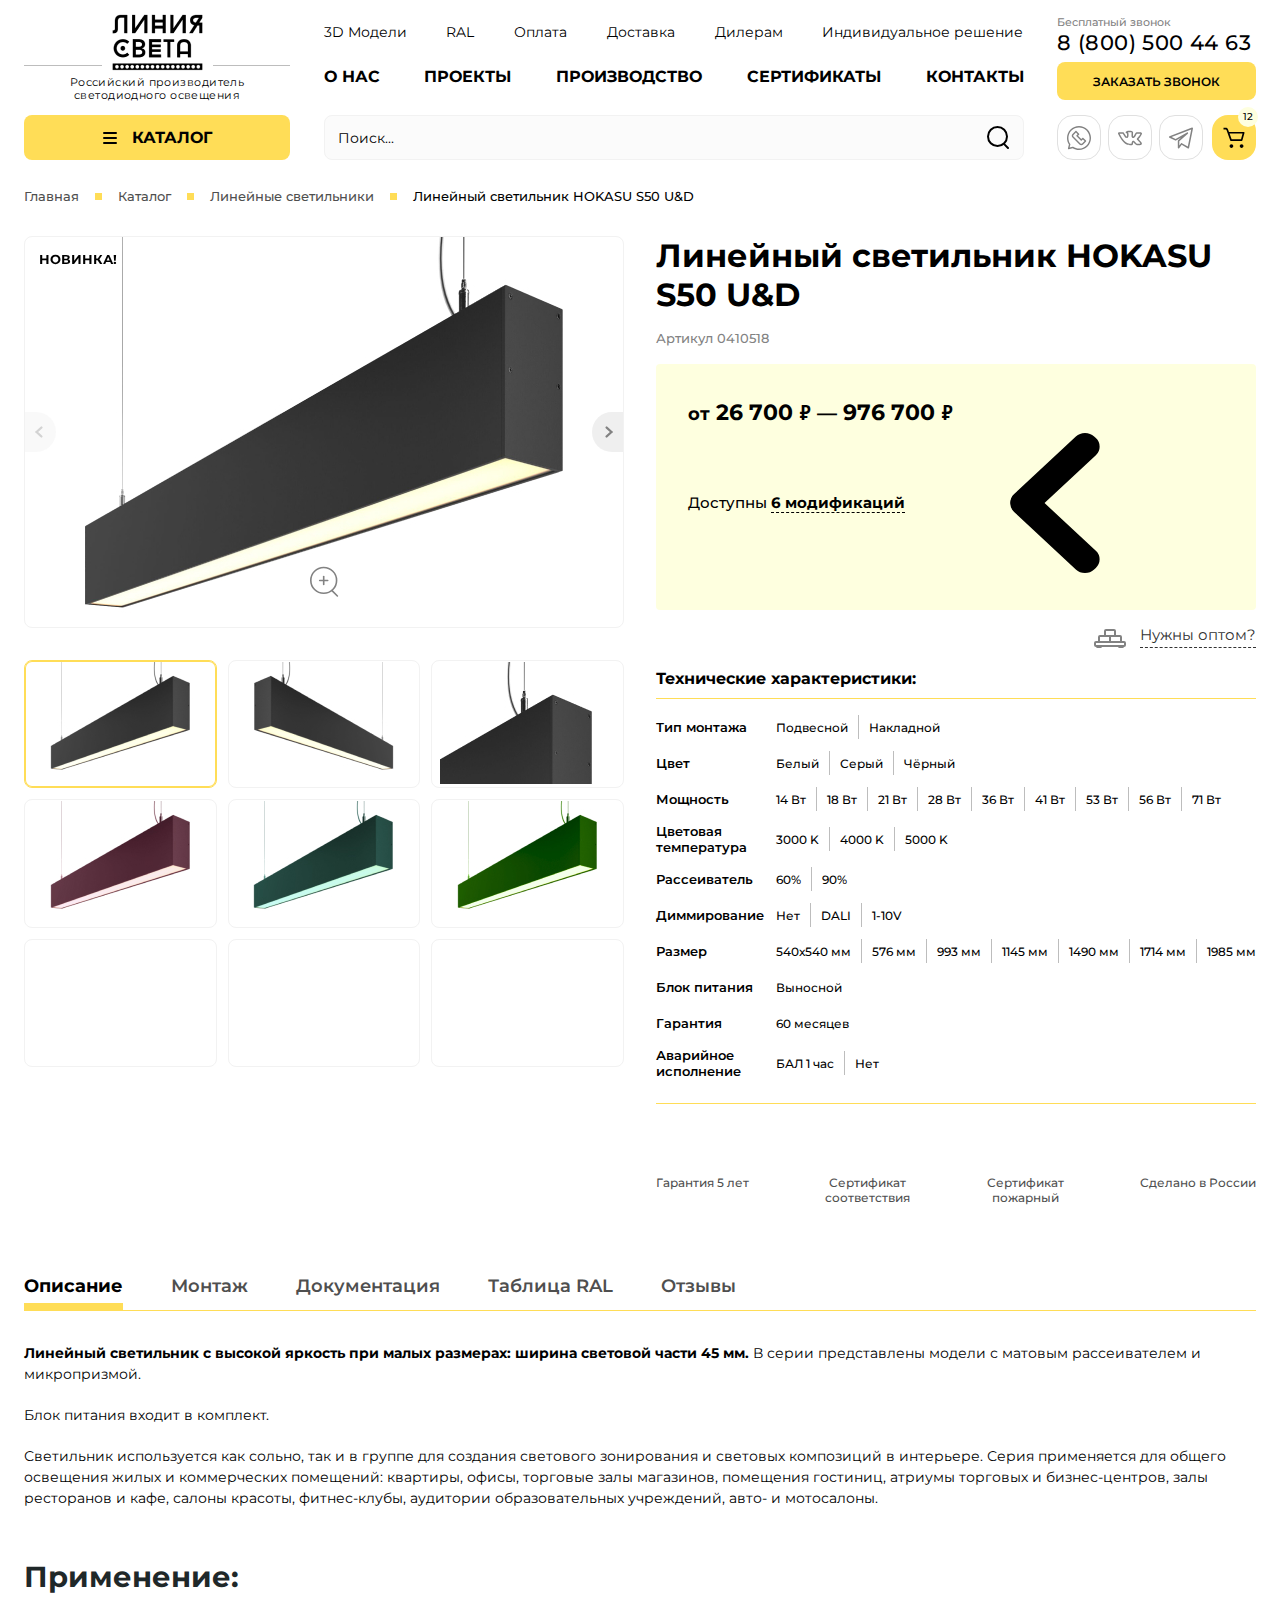
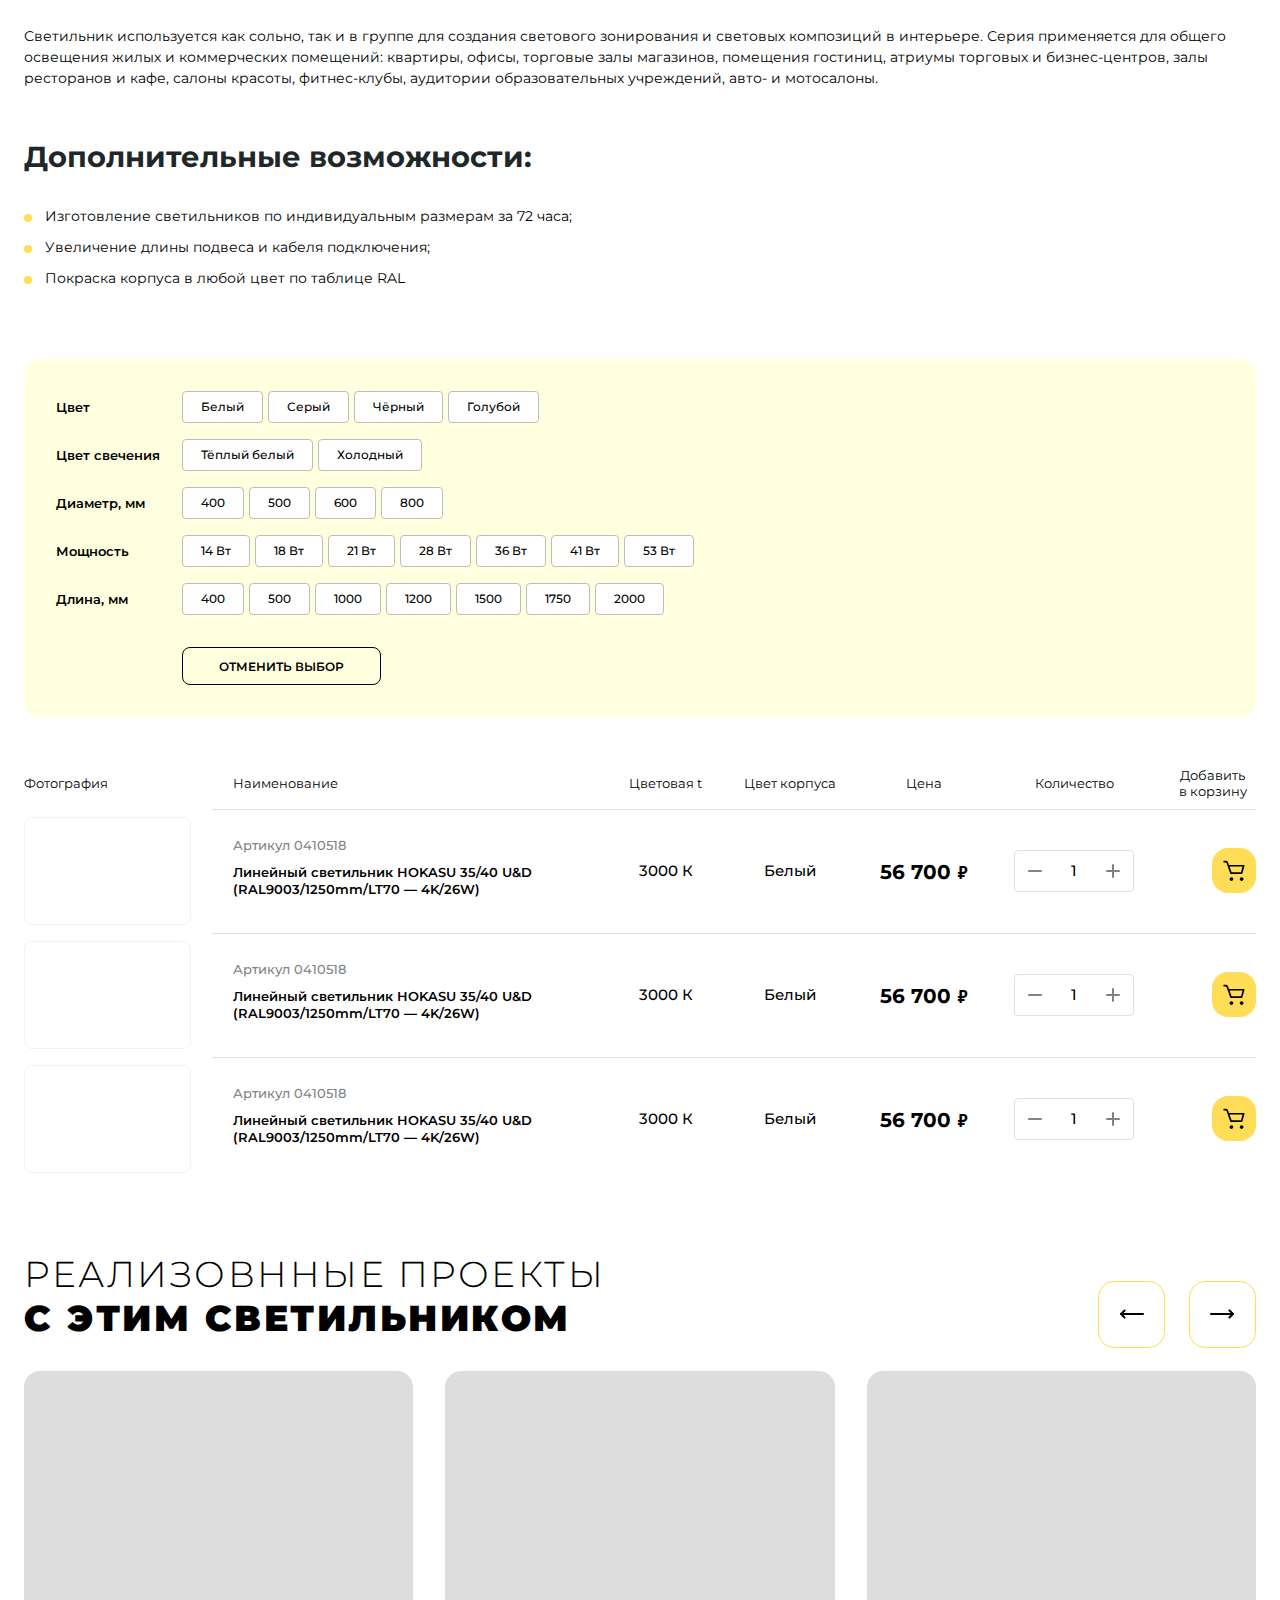
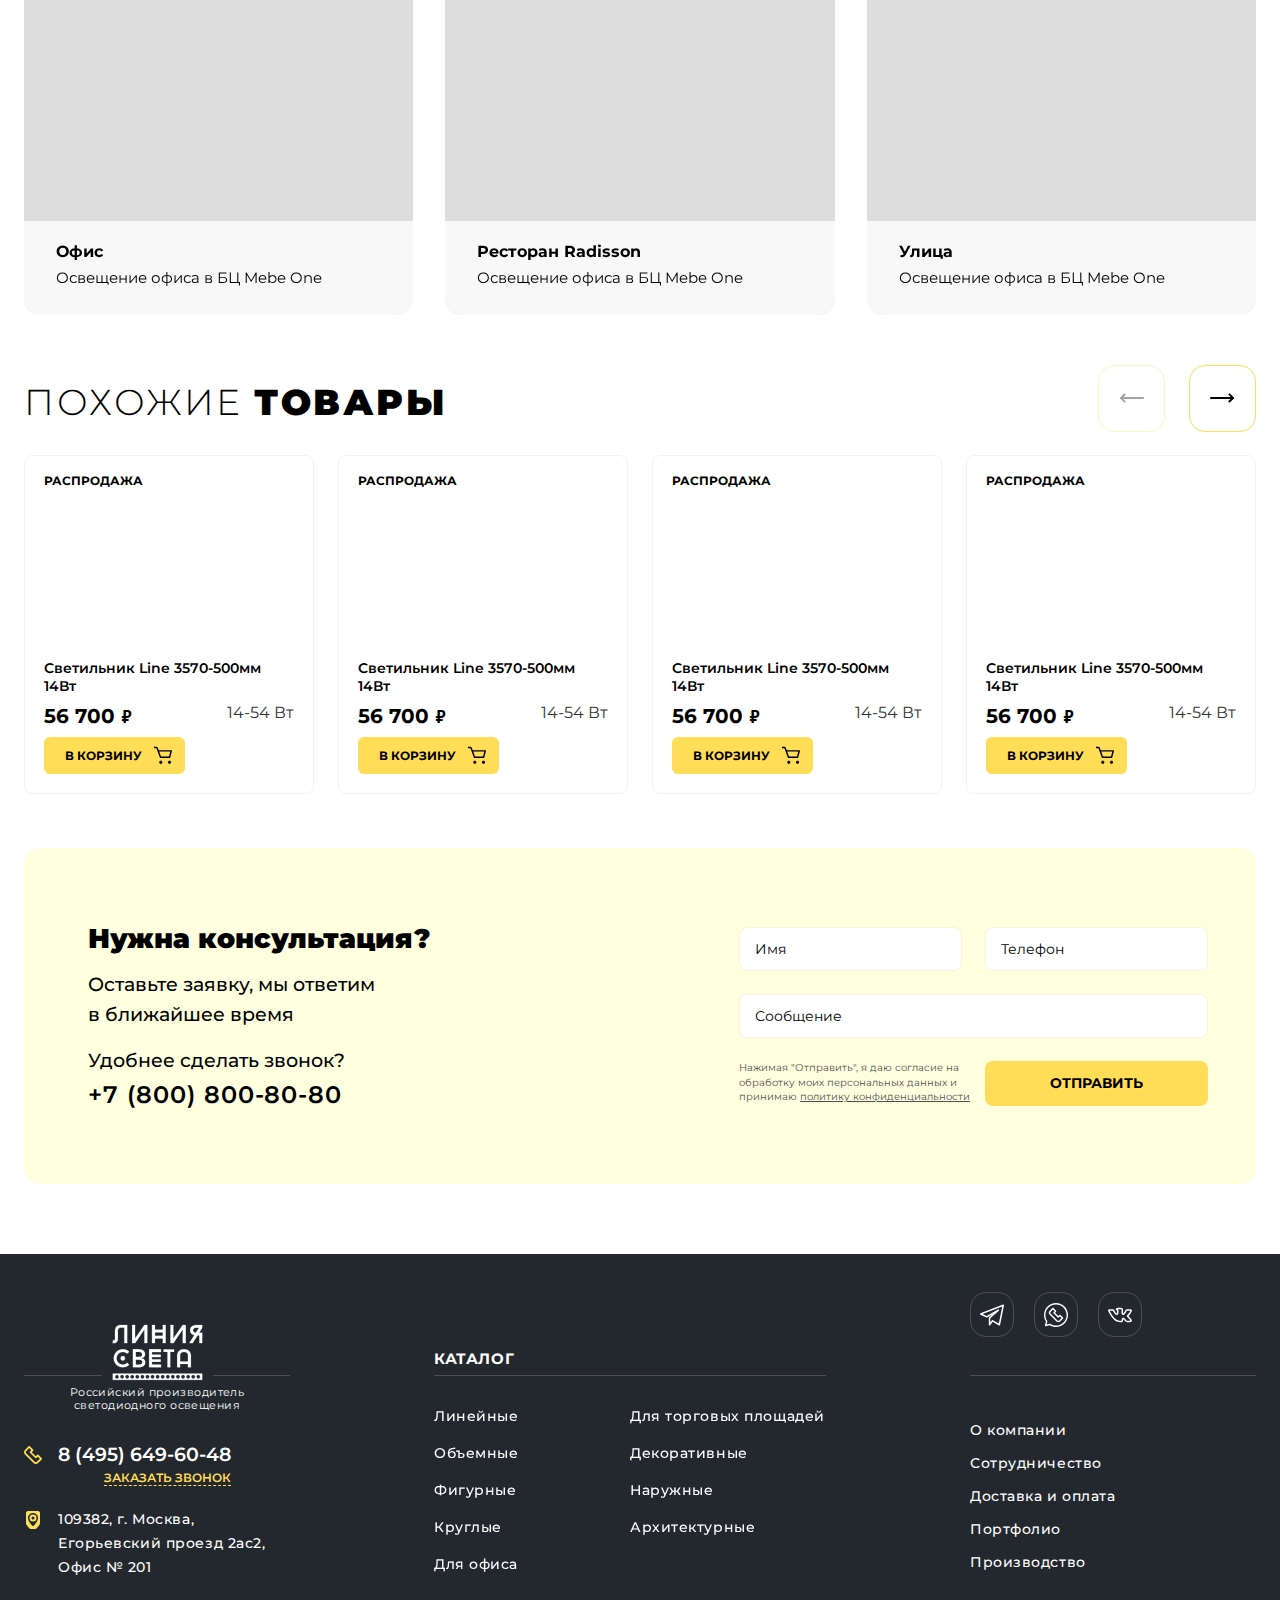
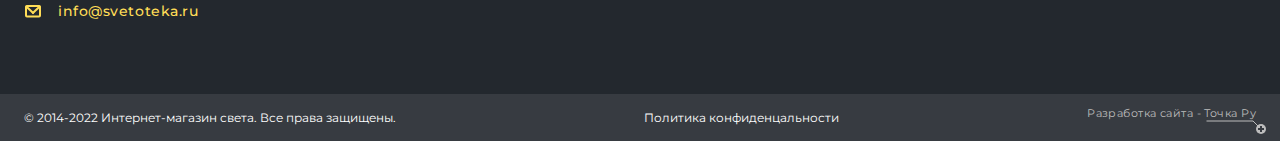
<file: product2.html>
<!DOCTYPE html>
<html lang="ru">
	<head>
		<meta http-equiv="Content-Type" content="text/html; charset=utf-8">

		<!-- Адаптирование страницы для мобильных устройств -->
		<meta name="viewport" content="width=device-width, initial-scale=1, maximum-scale=1">

		<!-- Запрет распознования номера телефона -->
		<meta name="format-detection" content="telephone=no">
		<meta name="SKYPE_TOOLBAR" content ="SKYPE_TOOLBAR_PARSER_COMPATIBLE">

		<!-- Заголовок страницы -->
		<title>Заголовок страницы</title>

		<!-- Данное значение часто используют(использовали) поисковые системы -->
		<meta name="description" content="">
		<meta name="keywords" content="">

		<!-- Изменение цвета панели моб. браузера -->
		<meta name="msapplication-TileColor" content="#FFDD57">
		<meta name="theme-color" content="#FFDD57">

		<!-- Подключение шрифтов с гугла -->
		<link rel="preconnect" href="https://fonts.googleapis.com">
		<link rel="preconnect" href="https://fonts.gstatic.com" crossorigin>
		<link href="https://fonts.googleapis.com/css2?family=Montserrat:ital,wght@0,100;0,200;0,300;0,400;0,500;0,600;0,700;0,800;0,900;1,100;1,200;1,300;1,400;1,500;1,600;1,700;1,800;1,900&display=swap" rel="stylesheet">

		<!-- Подключение файлов стилей -->
		<link rel="stylesheet" href="css/swiper-bundle.min.css" async>
		<link rel="stylesheet" href="css/swiper.css" async>
		<link rel="stylesheet" href="css/ion.rangeSlider.css" async>
		<link rel="stylesheet" href="css/fancybox.css" async>
		<link rel="stylesheet" href="css/styles.css" async>

		<link rel="stylesheet" href="css/response_1279.css" media="print, (max-width: 1279px)" async>
		<link rel="stylesheet" href="css/response_1023.css" media="print, (max-width: 1023px)" async>
		<link rel="stylesheet" href="css/response_767.css" media="print, (max-width: 767px)" async>
		<link rel="stylesheet" href="css/response_479.css" media="(max-width: 479px)" async>
	</head>

	<body>
		<div class="wrap">
			<div class="main">
				<header>
					<button class="mob_close_btn"></button>

					<div class="mob_scroll">
						<div class="cont row">
							<a href="/" class="logo">
								<div class="img"><img src="images/logo.png" alt=""></div>
								<div>Российский производитель<br> светодиодного освещения</div>
							</a>

							<div class="col_center">
								<div class="links row">
									<div><a href="/">3D Модели</a></div>
									<div><a href="/">RAL</a></div>
									<div><a href="/">Оплата</a></div>
									<div><a href="/">Доставка</a></div>
									<div><a href="/">Дилерам</a></div>
									<div><a href="/">Индивидуальное решение</a></div>
								</div>

								<nav class="menu row">
									<div class="menu_item">
										<a href="/">О нас</a>
									</div>

									<div class="menu_item">
										<a href="/">Проекты</a>
									</div>

									<div class="menu_item">
										<a href="/">Производство</a>
									</div>

									<div class="menu_item">
										<a href="/">Сертификаты</a>
									</div>

									<div class="menu_item">
										<a href="/">Контакты</a>
									</div>
								</nav>
							</div>

							<div class="col_right">
								<div class="phone">
									<div class="exp">Бесплатный звонок</div>
									<div><a href="tel:88005004463">8 (800) 500 44 63</a></div>
								</div>

								<button class="callback_btn modal_btn" data-modal="#callback_modal">Заказать звонок</button>
							</div>
						</div>


						<div class="cont row">
							<div class="catalog modal_cont">
								<button class="btn mini_modal_btn" data-modal-id="#catalog_modal">
									<svg class="icon"><use xlink:href="images/sprite.svg#ic_menu"></use></svg>
									<svg class="icon"><use xlink:href="images/sprite.svg#ic_close"></use></svg>
									<span>КАТАЛОГ</span>
								</button>

								<div class="mini_modal" id="catalog_modal">
									<div class="data">
										<div class="item">
											<div class="title">По НАЗНАЧЕНИЮ</div>

											<div class="sub">
												<div><a href="/">Офисное освещение</a></div>
												<div><a href="/">Торговое освещение</a></div>
												<div><a href="/">Наружное освещение</a></div>
												<div><a href="/">Архитектурное освещение</a></div>
												<div><a href="/">Экспозиционное освещение</a></div>
												<div><a href="/">Декоративное освещение</a></div>
											</div>
										</div>

										<div class="item">
											<div class="title">По форме</div>

											<div class="sub">
												<div><a href="/">Круглые</a></div>
												<div><a href="/">Фигурные</a></div>
												<div><a href="/">Оригинальные</a></div>
												<div><a href="/">Квадратные</a></div>
												<div><a href="/">Линейные</a></div>
												<div><a href="/">Треугольные</a></div>
											</div>
										</div>

										<div class="item">
											<div class="title empty"></div>

											<div class="sub">
												<div><a href="/">Индивидуальные<br> решения</a></div>
											</div>
										</div>
									</div>

									<div class="products">
										<div class="product">
											<div class="sticker">РАСПРОДАЖА</div>

											<a href="/" class="thumb">
												<img data-src="images/tmp/grid_product_thumb4.jpg" alt="" class="lazyload">
											</a>

											<div class="info">
												<div class="name">
													<a href="/">Светильник HEXA O-1400мм 145Вт</a>
												</div>

												<div class="price">56 700 <span class="currency">9</span></div>

												<button class="buy_btn">
													<span>В КОРЗИНУ</span>
													<svg class="icon"><use xlink:href="images/sprite.svg#ic_cart"></use></svg>
												</button>
											</div>
										</div>
									</div>
								</div>
							</div>

							<div class="col_center">
								<div class="search">
									<form action="">
										<input type="text" name="" value="" class="input" placeholder="Поиск...">

										<button type="submit" class="submit_btn">
											<svg class="icon"><use xlink:href="images/sprite.svg#ic_search"></use></svg>
										</button>
									</form>
								</div>
							</div>

							<div class="col_right row">
								<div class="socials">
									<a href="/" target="_blank" rel="noopener nofollow" class="whatsapp_link">
										<svg class="icon"><use xlink:href="images/sprite.svg#ic_whatsapp"></use></svg>
									</a>

									<a href="/" target="_blank" rel="noopener nofollow" class="vk_link">
										<svg class="icon"><use xlink:href="images/sprite.svg#ic_vk"></use></svg>
									</a>

									<a href="/" target="_blank" rel="noopener nofollow" class="telegram_link">
										<svg class="icon"><use xlink:href="images/sprite.svg#ic_telegram"></use></svg>
									</a>
								</div>

								<a href="/" class="cart_link">
									<span class="count">12</span>
									<svg class="icon"><use xlink:href="images/sprite.svg#ic_cart"></use></svg>
								</a>
							</div>
						</div>
					</div>
				</header>


				<section class="mob_header">
					<div class="cont row">
						<div class="logo">
							<img src="images/logo.png" alt="">
						</div>

						<div class="phone">
							<div class="exp">Бесплатный звонок</div>
							<div><a href="tel:88005004463">8 (800) 500 44 63</a></div>
						</div>

						<a href="/" class="cart_link">
							<span class="count">12</span>
							<svg class="icon"><use xlink:href="images/sprite.svg#ic_cart"></use></svg>
						</a>

						<button class="mob_menu_btn">
							<span></span>
						</button>

						<div class="search">
							<form action="">
								<input type="text" name="" value="" class="input" placeholder="Поиск...">

								<button type="submit" class="submit_btn">
									<svg class="icon"><use xlink:href="images/sprite.svg#ic_search"></use></svg>
								</button>
							</form>
						</div>
					</div>
				</section>


				<section class="page_head">
					<div class="cont">
						<div class="breadcrumbs">
							<a href="/">Главная</a> <span class="sep"></span>
							<a href="/">Каталог</a> <span class="sep"></span>
							<a href="/">Линейные светильники</a> <span class="sep"></span>
							<span class="current">Линейный светильник HOKASU S50 U&D</span>
						</div>
					</div>
				</section>


				<section class="product_info block">
					<div class="cont row">
						<div class="images">
							<div class="sticker">Новинка!</div>

							<div class="big">
								<div class="swiper">
									<div class="swiper-wrapper">
										<div class="swiper-slide">
											<a href="images/tmp/product_img_big.png" class="fancy_img" data-fancybox="product">
												<div><img data-src="images/tmp/product_img.jpg" alt="" class="swiper-lazy"></div>

												<svg class="zoom"><use xlink:href="images/sprite.svg#ic_zoom"></use></svg>
											</a>
										</div>

										<div class="swiper-slide">
											<a href="images/tmp/product_img_big.png" class="fancy_img" data-fancybox="product">
												<div><img data-src="images/tmp/product_img.jpg" alt="" class="swiper-lazy"></div>

												<svg class="zoom"><use xlink:href="images/sprite.svg#ic_zoom"></use></svg>
											</a>
										</div>

										<div class="swiper-slide">
											<a href="images/tmp/product_img_big.png" class="fancy_img" data-fancybox="product">
												<div><img data-src="images/tmp/product_img.jpg" alt="" class="swiper-lazy"></div>

												<svg class="zoom"><use xlink:href="images/sprite.svg#ic_zoom"></use></svg>
											</a>
										</div>

										<div class="swiper-slide">
											<a href="images/tmp/product_img_big.png" class="fancy_img" data-fancybox="product">
												<div><img data-src="images/tmp/product_img.jpg" alt="" class="swiper-lazy"></div>

												<svg class="zoom"><use xlink:href="images/sprite.svg#ic_zoom"></use></svg>
											</a>
										</div>

										<div class="swiper-slide">
											<a href="images/tmp/product_img_big.png" class="fancy_img" data-fancybox="product">
												<div><img data-src="images/tmp/product_img.jpg" alt="" class="swiper-lazy"></div>

												<svg class="zoom"><use xlink:href="images/sprite.svg#ic_zoom"></use></svg>
											</a>
										</div>

										<div class="swiper-slide">
											<a href="images/tmp/product_img_big.png" class="fancy_img" data-fancybox="product">
												<div><img data-src="images/tmp/product_img.jpg" alt="" class="swiper-lazy"></div>

												<svg class="zoom"><use xlink:href="images/sprite.svg#ic_zoom"></use></svg>
											</a>
										</div>

										<div class="swiper-slide">
											<a href="images/tmp/product_img_big.png" class="fancy_img" data-fancybox="product">
												<div><img data-src="images/tmp/product_img.jpg" alt="" class="swiper-lazy"></div>

												<svg class="zoom"><use xlink:href="images/sprite.svg#ic_zoom"></use></svg>
											</a>
										</div>

										<div class="swiper-slide">
											<a href="images/tmp/product_img_big.png" class="fancy_img" data-fancybox="product">
												<div><img data-src="images/tmp/product_img.jpg" alt="" class="swiper-lazy"></div>

												<svg class="zoom"><use xlink:href="images/sprite.svg#ic_zoom"></use></svg>
											</a>
										</div>

										<div class="swiper-slide">
											<a href="images/tmp/product_img_big.png" class="fancy_img" data-fancybox="product">
												<div><img data-src="images/tmp/product_img.jpg" alt="" class="swiper-lazy"></div>

												<svg class="zoom"><use xlink:href="images/sprite.svg#ic_zoom"></use></svg>
											</a>
										</div>
									</div>

									<div class="swiper-button-prev">
										<svg class="icon"><use xlink:href="images/sprite.svg#ic_arr"></use></svg>
									</div>

									<div class="swiper-button-next">
										<svg class="icon"><use xlink:href="images/sprite.svg#ic_arr"></use></svg>
									</div>
								</div>
							</div>

							<div class="thumbs">
								<button class="btn active" data-slide-index="0">
									<div class="thumb">
										<img data-src="images/tmp/product_thumbs_img.jpg" alt="" class="lazyload">
									</div>
								</button>

								<button class="btn" data-slide-index="1">
									<div class="thumb">
										<img data-src="images/tmp/product_thumbs_img2.jpg" alt="" class="lazyload">
									</div>
								</button>

								<button class="btn" data-slide-index="2">
									<div class="thumb">
										<img data-src="images/tmp/product_thumbs_img3.jpg" alt="" class="lazyload">
									</div>
								</button>

								<button class="btn" data-slide-index="3">
									<div class="thumb">
										<img data-src="images/tmp/product_thumbs_img4.jpg" alt="" class="lazyload">
									</div>
								</button>

								<button class="btn" data-slide-index="4">
									<div class="thumb">
										<img data-src="images/tmp/product_thumbs_img5.jpg" alt="" class="lazyload">
									</div>
								</button>

								<button class="btn" data-slide-index="5">
									<div class="thumb">
										<img data-src="images/tmp/product_thumbs_img6.jpg" alt="" class="lazyload">
									</div>
								</button>

								<button class="btn" data-slide-index="6">
									<div class="thumb">
										<img data-src="images/tmp/product_thumbs_img7.jpg" alt="" class="lazyload">
									</div>
								</button>

								<button class="btn" data-slide-index="7">
									<div class="thumb">
										<img data-src="images/tmp/product_thumbs_img8.jpg" alt="" class="lazyload">
									</div>
								</button>

								<button class="btn" data-slide-index="8">
									<div class="thumb">
										<img data-src="images/tmp/product_thumbs_img9.jpg" alt="" class="lazyload">
									</div>
								</button>
							</div>
						</div>


						<div class="data">
							<h1 class="product_name">Линейный светильник HOKASU S50 U&D</h1>

							<div class="articul">Артикул 0410518</div>

							<div class="buy padding">
								<div class="col">
									<div class="price auto_h">
										<div>
											<small>от</small> 26 700 <span class="currency">9</span>
											<span class="sep">—</span> 976 700 <span class="currency">9</span>
										</div>
									</div>
								</div>

								<div class="col">
									<div class="mods modal_cont">
										<button class="btn mini_modal_btn" data-modal-id="#mods_modal">
											<span>Доступны <b>6 модификаций</b></span>
											<svg class="icon"><use xlink:href="images/sprite.svg#ic_arr"></use></svg>
										</button>

										<div class="mini_modal" id="mods_modal">
											<div><a href="/">Название одификации один</a></div>
											<div><a href="/">Название одификации два</a></div>
											<div><a href="/">Название одификации три</a></div>
											<div><a href="/">Название одификации четыре</a></div>
											<div><a href="/">Название одификации пять</a></div>
											<div><a href="/">Название одификации шесть</a></div>
										</div>
									</div>
								</div>
							</div>

							<div class="opt">
								<button class="btn modal_btn" data-modal="#order_opt_modal">
									<div class="icon">
										<svg><use xlink:href="images/sprite.svg#ic_opt"></use></svg>
										<svg><use xlink:href="images/sprite.svg#ic_opt2"></use></svg>
									</div>

									<span>Нужны оптом?</span>
								</button>
							</div>

							<div class="features">
								<div class="title">Технические характеристики:</div>

								<div class="item">
									<div class="name">Тип монтажа</div>

									<div class="vals">
										<div>Подвесной</div>
										<div class="sep"></div>
										<div>Накладной</div>
									</div>
								</div>

								<div class="item">
									<div class="name">Цвет</div>

									<div class="vals">
										<div>Белый</div>
										<div class="sep"></div>
										<div>Серый</div>
										<div class="sep"></div>
										<div>Чёрный</div>
									</div>
								</div>

								<div class="item">
									<div class="name">Мощность</div>

									<div class="vals">
										<div>14 Вт</div>
										<div class="sep"></div>
										<div>18 Вт</div>
										<div class="sep"></div>
										<div>21 Вт</div>
										<div class="sep"></div>
										<div>28 Вт</div>
										<div class="sep"></div>
										<div>36 Вт</div>
										<div class="sep"></div>
										<div>41 Вт</div>
										<div class="sep"></div>
										<div>53 Вт</div>
										<div class="sep"></div>
										<div>56 Вт</div>
										<div class="sep"></div>
										<div>71 Вт</div>
									</div>
								</div>

								<div class="item">
									<div class="name">Цветовая температура</div>

									<div class="vals">
										<div>3000 K</div>
										<div class="sep"></div>
										<div>4000 K</div>
										<div class="sep"></div>
										<div>5000 K</div>
									</div>
								</div>

								<div class="item">
									<div class="name">Рассеиватель</div>

									<div class="vals">
										<div>60%</div>
										<div class="sep"></div>
										<div>90%</div>
									</div>
								</div>

								<div class="item">
									<div class="name">Диммирование</div>

									<div class="vals">
										<div>Нет</div>
										<div class="sep"></div>
										<div>DALI</div>
										<div class="sep"></div>
										<div>1-10V</div>
									</div>
								</div>

								<div class="item">
									<div class="name">Размер</div>

									<div class="vals">
										<div>540х540 мм</div>
										<div class="sep"></div>
										<div>576 мм</div>
										<div class="sep"></div>
										<div>993 мм</div>
										<div class="sep"></div>
										<div>1145 мм</div>
										<div class="sep"></div>
										<div>1490 мм</div>
										<div class="sep"></div>
										<div>1714 мм</div>
										<div class="sep"></div>
										<div>1985 мм</div>
									</div>
								</div>

								<div class="item">
									<div class="name">Блок питания</div>

									<div class="vals">
										<div>Выносной</div>
									</div>
								</div>

								<div class="item">
									<div class="name">Гарантия</div>

									<div class="vals">
										<div>60 месяцев</div>
									</div>
								</div>

								<div class="item">
									<div class="name">Аварийное исполнение</div>

									<div class="vals">
										<div>БАЛ 1 час</div>
										<div class="sep"></div>
										<div>Нет</div>
									</div>
								</div>
							</div>

							<div class="info">
								<div>
									<div class="icon">
										<img data-src="images/ic_product_info.svg" alt="" class="lazyload">
									</div>
									<div>Гарантия 5 лет</div>
								</div>

								<div>
									<div class="icon">
										<img data-src="images/ic_product_info2.svg" alt="" class="lazyload">
									</div>
									<div>Сертификат<br> соответствия</div>
								</div>

								<div>
									<div class="icon">
										<img data-src="images/ic_product_info3.svg" alt="" class="lazyload">
									</div>
									<div>Сертификат<br> пожарный</div>
								</div>

								<div>
									<div class="icon">
										<img data-src="images/ic_product_info4.svg" alt="" class="lazyload">
									</div>
									<div>Сделано в России</div>
								</div>
							</div>
						</div>
					</div>
				</section>


				<section class="product_tabs block tabs_container">
					<div class="cont">
						<div class="tabs">
							<button data-content="#product_tab1" data-level="level1" class="active">Описание</button>
							<button data-content="#product_tab2" data-level="level1">Монтаж</button>
							<button data-content="#product_tab3" data-level="level1">Документация</button>
							<button data-content="#product_tab4" data-level="level1">Таблица RAL</button>
							<button data-content="#product_tab5" data-level="level1">Отзывы</button>
						</div>


						<div class="tab_content level1 active" id="product_tab1">
							<div class="text_block">
								<p><b>Линейный светильник с высокой яркость при малых размерах: ширина световой части 45 мм.</b> В серии представлены модели с матовым рассеивателем и микропризмой.</p>

								<p>Блок питания входит в комплект.</p>

								<p>Светильник используется как сольно, так и в группе для создания светового зонирования и световых композиций в интерьере. Серия применяется для общего освещения жилых и коммерческих помещений: квартиры, офисы, торговые залы магазинов, помещения гостиниц, атриумы торговых и бизнес-центров, залы ресторанов и кафе, салоны красоты, фитнес-клубы, аудитории образовательных учреждений, авто- и мотосалоны.</p>

								<h3>Применение:</h3>

								<p>Светильник используется как сольно, так и в группе для создания светового зонирования и световых композиций в интерьере. Серия применяется для общего освещения жилых и коммерческих помещений: квартиры, офисы, торговые залы магазинов, помещения гостиниц, атриумы торговых и бизнес-центров, залы ресторанов и кафе, салоны красоты, фитнес-клубы, аудитории образовательных учреждений, авто- и мотосалоны.</p>

								<h3>Дополнительные возможности:</h3>

								<ul>
									<li>Изготовление светильников по индивидуальным размерам за 72 часа;</li>
									<li>Увеличение длины подвеса и кабеля подключения;</li>
									<li>Покраска корпуса в любой цвет по таблице RAL</li>
								</ul>
							</div>
						</div>


						<div class="tab_content level1" id="product_tab2">

						</div>


						<div class="tab_content level1" id="product_tab3">
							<div class="documents">
								<div class="item">
									<div class="title">Инструкции</div>

									<div class="row">
										<div>
											<a href="/" class="file">
												<svg class="icon"><use xlink:href="images/sprite.svg#ic_pdf"></use></svg>

												<div class="name">Инструкция для Светильник влагопылезащищенный OSRAM LEDVANCE DAMP PROOF SLIM ECO 1200 36W 6500K.pdf</div>

												<div class="size">PDF 4,1 Kb</div>
											</a>
										</div>

										<div>
											<a href="/" class="file">
												<svg class="icon"><use xlink:href="images/sprite.svg#ic_pdf"></use></svg>

												<div class="name">Инструкция для Светильник влагопылезащищенный OSRAM LEDVANCE DAMP PROOF SLIM ECO 1200 36W 6500K.pdf</div>

												<div class="size">PDF 4,1 Kb</div>
											</a>
										</div>

										<div>
											<a href="/" class="file">
												<svg class="icon"><use xlink:href="images/sprite.svg#ic_pdf"></use></svg>

												<div class="name">Инструкция для Светильник влагопылезащищенный OSRAM LEDVANCE DAMP PROOF SLIM ECO 1200 36W 6500K.pdf</div>

												<div class="size">PDF 4,1 Kb</div>
											</a>
										</div>
									</div>
								</div>


								<div class="item">
									<div class="title">Сертификаты</div>

									<div class="row">
										<div>
											<a href="/" class="file">
												<svg class="icon"><use xlink:href="images/sprite.svg#ic_pdf"></use></svg>

												<div class="name">Инструкция для Светильник влагопылезащищенный OSRAM LEDVANCE DAMP PROOF SLIM ECO 1200 36W 6500K.pdf</div>

												<div class="size">PDF 4,1 Kb</div>
											</a>
										</div>

										<div>
											<a href="/" class="file">
												<svg class="icon"><use xlink:href="images/sprite.svg#ic_pdf"></use></svg>

												<div class="name">Инструкция для Светильник влагопылезащищенный OSRAM LEDVANCE DAMP PROOF SLIM ECO 1200 36W 6500K.pdf</div>

												<div class="size">PDF 4,1 Kb</div>
											</a>
										</div>

										<div>
											<a href="/" class="file">
												<svg class="icon"><use xlink:href="images/sprite.svg#ic_pdf"></use></svg>

												<div class="name">Инструкция для Светильник влагопылезащищенный OSRAM LEDVANCE DAMP PROOF SLIM ECO 1200 36W 6500K.pdf</div>

												<div class="size">PDF 4,1 Kb</div>
											</a>
										</div>

										<div>
											<a href="/" class="file">
												<svg class="icon"><use xlink:href="images/sprite.svg#ic_pdf"></use></svg>

												<div class="name">Инструкция для Светильник влагопылезащищенный OSRAM LEDVANCE DAMP PROOF SLIM ECO 1200 36W 6500K.pdf</div>

												<div class="size">PDF 4,1 Kb</div>
											</a>
										</div>
									</div>
								</div>


								<div class="item">
									<div class="title">Фотометрические данные</div>

									<div class="row">
										<div>
											<a href="/" class="file">
												<svg class="icon"><use xlink:href="images/sprite.svg#ic_pdf"></use></svg>

												<div class="name">Инструкция для Светильник влагопылезащищенный OSRAM LEDVANCE DAMP PROOF SLIM ECO 1200 36W 6500K.pdf</div>

												<div class="size">PDF 4,1 Kb</div>
											</a>
										</div>

										<div>
											<a href="/" class="file">
												<svg class="icon"><use xlink:href="images/sprite.svg#ic_pdf"></use></svg>

												<div class="name">Инструкция для Светильник влагопылезащищенный OSRAM LEDVANCE DAMP PROOF SLIM ECO 1200 36W 6500K.pdf</div>

												<div class="size">PDF 4,1 Kb</div>
											</a>
										</div>

										<div>
											<a href="/" class="file">
												<svg class="icon"><use xlink:href="images/sprite.svg#ic_pdf"></use></svg>

												<div class="name">Инструкция для Светильник влагопылезащищенный OSRAM LEDVANCE DAMP PROOF SLIM ECO 1200 36W 6500K.pdf</div>

												<div class="size">PDF 4,1 Kb</div>
											</a>
										</div>

										<div>
											<a href="/" class="file">
												<svg class="icon"><use xlink:href="images/sprite.svg#ic_pdf"></use></svg>

												<div class="name">Инструкция для Светильник влагопылезащищенный OSRAM LEDVANCE DAMP PROOF SLIM ECO 1200 36W 6500K.pdf</div>

												<div class="size">PDF 4,1 Kb</div>
											</a>
										</div>
									</div>
								</div>
							</div>
						</div>


						<div class="tab_content level1" id="product_tab4">
							<div class="ral_table">
								<div class="title">Таблица RAL</div>

								<img data-src="images/tmp/ral_table_img.jpg" alt="" class="lazyload">
							</div>
						</div>


						<div class="tab_content level1" id="product_tab5">
							<div class="reviews">
								<div class="title">Отзывы</div>

								<div class="row">
									<div class="list">
										<div class="review">
											<div class="info">
												<div class="rating">
													<svg class="icon active"><use xlink:href="images/sprite.svg#ic_star"></use></svg>
													<svg class="icon active"><use xlink:href="images/sprite.svg#ic_star"></use></svg>
													<svg class="icon active"><use xlink:href="images/sprite.svg#ic_star"></use></svg>
													<svg class="icon active"><use xlink:href="images/sprite.svg#ic_star"></use></svg>
													<svg class="icon"><use xlink:href="images/sprite.svg#ic_star"></use></svg>
												</div>

												<div class="author">Пользователь Имя</div>

												<div class="date">02.01.2022</div>
											</div>

											<div>
												<div class="product">Отзыв о "Светильник  Corner"</div>

												<div class="text">Светильник используется как сольно, так и в группе для создания светового зонирования и световых композиций в интерьере.</div>
											</div>
										</div>

										<div class="review">
											<div class="info">
												<div class="rating">
													<svg class="icon active"><use xlink:href="images/sprite.svg#ic_star"></use></svg>
													<svg class="icon active"><use xlink:href="images/sprite.svg#ic_star"></use></svg>
													<svg class="icon active"><use xlink:href="images/sprite.svg#ic_star"></use></svg>
													<svg class="icon active"><use xlink:href="images/sprite.svg#ic_star"></use></svg>
													<svg class="icon"><use xlink:href="images/sprite.svg#ic_star"></use></svg>
												</div>

												<div class="author">Пользователь Имя</div>

												<div class="date">02.01.2022</div>
											</div>

											<div>
												<div class="product">Отзыв о "Светильник  Corner"</div>

												<div class="text">Серия применяется для общего освещения жилых и коммерческих помещений: квартиры, офисы, торговые залы магазинов, помещения гостиниц, атриумы торговых и бизнес-центров, залы ресторанов и кафе, салоны красоты, фитнес-клубы, аудитории образовательных учреждений, авто- и мотосалоны.</div>
											</div>
										</div>
									</div>


									<form action="" class="form add_review">
										<div class="line rating">
											<div class="label">Оцените покупку</div>

											<div class="stars">
												<input type="radio" name="rating" id="rating-5">
												<label for="rating-5">
													<svg class="icon"><use xlink:href="images/sprite.svg#ic_star"></use></svg>
												</label>

												<input type="radio" name="rating" id="rating-4">
												<label for="rating-4">
													<svg class="icon"><use xlink:href="images/sprite.svg#ic_star"></use></svg>
												</label>

												<input type="radio" name="rating" id="rating-3">
												<label for="rating-3">
													<svg class="icon"><use xlink:href="images/sprite.svg#ic_star"></use></svg>
												</label>

												<input type="radio" name="rating" id="rating-2">
												<label for="rating-2">
													<svg class="icon"><use xlink:href="images/sprite.svg#ic_star"></use></svg>
												</label>

												<input type="radio" name="rating" id="rating-1">
												<label for="rating-1">
													<svg class="icon"><use xlink:href="images/sprite.svg#ic_star"></use></svg>
												</label>
											</div>
										</div>

										<div class="line">
											<div class="field">
												<input type="text" name="" value="" class="input" placeholder="Имя">
											</div>
										</div>

										<div class="line">
											<div class="field">
												<textarea name="" placeholder="Сообщение"></textarea>
											</div>
										</div>

										<div class="bottom">
											<div class="agree">Нажимая "Отправить", я даю согласие на обработку моих  персональных данных и принимаю <a href="/" target="_blank">политику конфиденциальности</a></div>

											<div class="submit">
												<button type="submit" class="submit_btn">Отправить</button>
											</div>
										</div>
									</form>
								</div>
							</div>
						</div>
					</div>
				</section>


				<section class="product_selection block">
					<div class="cont">
						<div class="filter">
							<div class="item">
								<div class="label">Цвет</div>

								<div class="vals">
									<div>
										<input type="radio" name="color" id="color_check">
										<label for="color_check">Белый</label>
									</div>

									<div>
										<input type="radio" name="color" id="color_check2">
										<label for="color_check2">Серый</label>
									</div>

									<div>
										<input type="radio" name="color" id="color_check3">
										<label for="color_check3">Чёрный</label>
									</div>

									<div>
										<input type="radio" name="color" id="color_check4">
										<label for="color_check4">Голубой</label>
									</div>
								</div>
							</div>

							<div class="item">
								<div class="label">Цвет свечения</div>

								<div class="vals">
									<div>
										<input type="radio" name="glow_color" id="glow_color_check">
										<label for="glow_color_check">Тёплый белый</label>
									</div>

									<div>
										<input type="radio" name="glow_color" id="glow_color_check2">
										<label for="glow_color_check2">Холодный</label>
									</div>
								</div>
							</div>

							<div class="item">
								<div class="label">Диаметр, мм</div>

								<div class="vals">
									<div>
										<input type="radio" name="diameter" id="diameterr_check">
										<label for="diameterr_check">400</label>
									</div>

									<div>
										<input type="radio" name="diameter" id="diameter_check2">
										<label for="diameter_check2">500</label>
									</div>

									<div>
										<input type="radio" name="diameter" id="diameter_check3">
										<label for="diameter_check3">600</label>
									</div>

									<div>
										<input type="radio" name="diameter" id="diameter_check4">
										<label for="diameter_check4">800</label>
									</div>
								</div>
							</div>

							<div class="item">
								<div class="label">Мощность</div>

								<div class="vals">
									<div>
										<input type="radio" name="power" id="power_check">
										<label for="power_check">14 Вт</label>
									</div>

									<div>
										<input type="radio" name="power" id="power_check2">
										<label for="power_check2">18 Вт</label>
									</div>

									<div>
										<input type="radio" name="power" id="power_check3">
										<label for="power_check3">21 Вт</label>
									</div>

									<div>
										<input type="radio" name="power" id="power_check4">
										<label for="power_check4">28 Вт</label>
									</div>

									<div>
										<input type="radio" name="power" id="power_check5">
										<label for="power_check5">36 Вт</label>
									</div>

									<div>
										<input type="radio" name="power" id="power_check6">
										<label for="power_check6">41 Вт</label>
									</div>

									<div>
										<input type="radio" name="power" id="power_check7">
										<label for="power_check7">53 Вт</label>
									</div>
								</div>
							</div>

							<div class="item">
								<div class="label">Длина, мм</div>

								<div class="vals">
									<div>
										<input type="radio" name="width" id="width_check">
										<label for="width_check">400</label>
									</div>

									<div>
										<input type="radio" name="width" id="width_check2">
										<label for="width_check2">500</label>
									</div>

									<div>
										<input type="radio" name="width" id="width_check3">
										<label for="width_check3">1000</label>
									</div>

									<div>
										<input type="radio" name="width" id="width_check4">
										<label for="width_check4">1200</label>
									</div>

									<div>
										<input type="radio" name="width" id="width_check5">
										<label for="width_check5">1500</label>
									</div>

									<div>
										<input type="radio" name="width" id="width_check6">
										<label for="width_check6">1750</label>
									</div>

									<div>
										<input type="radio" name="width" id="width_check7">
										<label for="width_check7">2000</label>
									</div>
								</div>
							</div>

							<div class="bottom">
								<button type="reset" class="reset_btn">Отменить выбор</button>
							</div>
						</div>


						<table class="produts_table">
							<thead>
								<tr>
									<th>Фотография</th>
									<th>Наименование</th>
									<th>Цветовая t</th>
									<th>Цвет корпуса</th>
									<th>Цена</th>
									<th>Количество</th>
									<th>Добавить<br> в корзину</th>
								</tr>
							</thead>

							<tbody>
								<tr data-color="Белый" data-glow_color="Тёплый белый" data-diameter="400" data-power="14 Вт" data-width="400">
									<td class="thumb">
										<a href="/" target="_blank">
											<img data-src="images/tmp/cart_product_thumb.jpg" alt="" class="lazyload">
										</a>
									</td>

									<td class="info no_pad">
										<div class="articul">Артикул 0410518</div>

										<div class="product_name">
											<a href="/">Линейный светильник HOKASU 35/40 U&D (RAL9003/1250mm/LT70 — 4K/26W)</a>
										</div>
									</td>

									<td class="color" data-column="Цветовая t">
										<div>3000 К</div>
									</td>

									<td class="color" data-column="Цвет корпуса">
										<div>Белый</div>
									</td>

									<td class="total_price" data-column="Цена">
										<div>56 700 <span class="currency">9</span></div>
									</td>

									<td class="amount" data-column="Количество">
										<div>
											<button type="button" class="minus">
												<svg class="icon"><use xlink:href="images/sprite.svg#ic_minus"></use></svg>
											</button>

											<input type="text" value="1" class="input"
											  data-minimum="1" data-maximum="99" data-step="1" data-unit="" maxlength="2">

											<button type="button" class="plus">
												<svg class="icon"><use xlink:href="images/sprite.svg#ic_plus"></use></svg>
											</button>
										</div>
									</td>

									<td class="buy">
										<button class="buy_btn">
											<svg class="icon"><use xlink:href="images/sprite.svg#ic_cart"></use></svg>
										</button>
									</td>
								</tr>


								<tr data-color="Серый" data-glow_color="Холодный" data-diameter="500" data-power="18 Вт" data-width="500">
									<td class="thumb">
										<a href="/" target="_blank">
											<img data-src="images/tmp/cart_product_thumb2.jpg" alt="" class="lazyload">
										</a>
									</td>

									<td class="info no_pad">
										<div class="articul">Артикул 0410518</div>

										<div class="product_name">
											<a href="/">Линейный светильник HOKASU 35/40 U&D (RAL9003/1250mm/LT70 — 4K/26W)</a>
										</div>
									</td>

									<td class="color" data-column="Цветовая t">
										<div>3000 К</div>
									</td>

									<td class="color" data-column="Цвет корпуса">
										<div>Белый</div>
									</td>

									<td class="total_price" data-column="Цена">
										<div>56 700 <span class="currency">9</span></div>
									</td>

									<td class="amount" data-column="Количество">
										<div>
											<button type="button" class="minus">
												<svg class="icon"><use xlink:href="images/sprite.svg#ic_minus"></use></svg>
											</button>

											<input type="text" value="1" class="input"
											  data-minimum="1" data-maximum="99" data-step="1" data-unit="" maxlength="2">

											<button type="button" class="plus">
												<svg class="icon"><use xlink:href="images/sprite.svg#ic_plus"></use></svg>
											</button>
										</div>
									</td>

									<td class="buy">
										<button class="buy_btn">
											<svg class="icon"><use xlink:href="images/sprite.svg#ic_cart"></use></svg>
										</button>
									</td>
								</tr>


								<tr data-color="Чёрный" data-glow_color="Тёплый белый" data-diameter="600" data-power="1218 Вт" data-width="1000">
									<td class="thumb">
										<a href="/" target="_blank">
											<img data-src="images/tmp/cart_product_thumb3.jpg" alt="" class="lazyload">
										</a>
									</td>

									<td class="info no_pad">
										<div class="articul">Артикул 0410518</div>

										<div class="product_name">
											<a href="/">Линейный светильник HOKASU 35/40 U&D (RAL9003/1250mm/LT70 — 4K/26W)</a>
										</div>
									</td>

									<td class="color" data-column="Цветовая t">
										<div>3000 К</div>
									</td>

									<td class="color" data-column="Цвет корпуса">
										<div>Белый</div>
									</td>

									<td class="total_price" data-column="Цена">
										<div>56 700 <span class="currency">9</span></div>
									</td>

									<td class="amount" data-column="Количество">
										<div>
											<button type="button" class="minus">
												<svg class="icon"><use xlink:href="images/sprite.svg#ic_minus"></use></svg>
											</button>

											<input type="text" value="1" class="input"
											  data-minimum="1" data-maximum="99" data-step="1" data-unit="" maxlength="2">

											<button type="button" class="plus">
												<svg class="icon"><use xlink:href="images/sprite.svg#ic_plus"></use></svg>
											</button>
										</div>
									</td>

									<td class="buy">
										<button class="buy_btn">
											<svg class="icon"><use xlink:href="images/sprite.svg#ic_cart"></use></svg>
										</button>
									</td>
								</tr>
							</tbody>
						</table>
					</div>
				</section>


				<section class="projects">
					<div class="cont">
						<div class="block_head">
							<div class="title">Реализовнные проекты<br> <b>с этим светильником</b></div>
						</div>

						<div class="swiper">
							<div class="swiper-wrapper">
								<div class="swiper-slide">
									<a href="/" class="project">
										<div class="thumb">
											<img data-src="images/tmp/project_thumb.jpg" alt="" class="swiper-lazy">

											<div class="zoom">
												<div class="icon">
													<svg><use xlink:href="images/sprite.svg#ic_zoom"></use></svg>
												</div>
											</div>
										</div>

										<div class="info">
											<div class="name">Офис</div>

											<div class="desc">Освещение офиса в БЦ Mebe One</div>
										</div>
									</a>
								</div>

								<div class="swiper-slide">
									<a href="/" class="project">
										<div class="thumb">
											<img data-src="images/tmp/project_thumb2.jpg" alt="" class="swiper-lazy">

											<div class="zoom">
												<div class="icon">
													<svg><use xlink:href="images/sprite.svg#ic_zoom"></use></svg>
												</div>
											</div>
										</div>

										<div class="info">
											<div class="name">Ресторан  Radisson</div>

											<div class="desc">Освещение офиса в БЦ Mebe One</div>
										</div>
									</a>
								</div>

								<div class="swiper-slide">
									<a href="/" class="project">
										<div class="thumb">
											<img data-src="images/tmp/project_thumb3.jpg" alt="" class="swiper-lazy">

											<div class="zoom">
												<div class="icon">
													<svg><use xlink:href="images/sprite.svg#ic_zoom"></use></svg>
												</div>
											</div>
										</div>

										<div class="info">
											<div class="name">Улица</div>

											<div class="desc">Освещение офиса в БЦ Mebe One</div>
										</div>
									</a>
								</div>

								<div class="swiper-slide">
									<a href="/" class="project">
										<div class="thumb">
											<img data-src="images/tmp/project_thumb.jpg" alt="" class="swiper-lazy">

											<div class="zoom">
												<div class="icon">
													<svg><use xlink:href="images/sprite.svg#ic_zoom"></use></svg>
												</div>
											</div>
										</div>

										<div class="info">
											<div class="name">Офис</div>

											<div class="desc">Освещение офиса в БЦ Mebe One</div>
										</div>
									</a>
								</div>

								<div class="swiper-slide">
									<a href="/" class="project">
										<div class="thumb">
											<img data-src="images/tmp/project_thumb2.jpg" alt="" class="swiper-lazy">

											<div class="zoom">
												<div class="icon">
													<svg><use xlink:href="images/sprite.svg#ic_zoom"></use></svg>
												</div>
											</div>
										</div>

										<div class="info">
											<div class="name">Ресторан  Radisson</div>

											<div class="desc">Освещение офиса в БЦ Mebe One</div>
										</div>
									</a>
								</div>

								<div class="swiper-slide">
									<a href="/" class="project">
										<div class="thumb">
											<img data-src="images/tmp/project_thumb3.jpg" alt="" class="swiper-lazy">

											<div class="zoom">
												<div class="icon">
													<svg><use xlink:href="images/sprite.svg#ic_zoom"></use></svg>
												</div>
											</div>
										</div>

										<div class="info">
											<div class="name">Улица</div>

											<div class="desc">Освещение офиса в БЦ Mebe One</div>
										</div>
									</a>
								</div>
							</div>

							<div class="controls">
								<div class="swiper-button-prev">
									<svg class="icon"><use xlink:href="images/sprite.svg#ic_arrow"></use></svg>
								</div>

								<div class="swiper-button-next">
									<svg class="icon"><use xlink:href="images/sprite.svg#ic_arrow"></use></svg>
								</div>
							</div>
						</div>
					</div>
				</section>


				<section class="products block">
					<div class="cont">
						<div class="block_head">
							<div class="title">Похожие <b>товары</b></div>
						</div>

						<div class="swiper">
							<div class="swiper-wrapper">
								<div class="swiper-slide">
									<div class="product">
										<div class="sticker">РАСПРОДАЖА</div>

										<a href="/" class="thumb">
											<img data-src="images/tmp/grid_product_thumb4.jpg" alt="" class="swiper-lazy">
										</a>

										<div class="info">
											<div class="name">
												<a href="/">Светильник Line 3570-500мм 14Вт</a>
											</div>

											<div class="row">
												<div class="price">56 700 <span class="currency">9</span></div>
												<div class="voltage">14-54 Вт</div>
											</div>

											<button class="buy_btn">
												<span>В КОРЗИНУ</span>
												<svg class="icon"><use xlink:href="images/sprite.svg#ic_cart"></use></svg>
											</button>
										</div>
									</div>
								</div>

								<div class="swiper-slide">
									<div class="product">
										<div class="sticker">РАСПРОДАЖА</div>

										<a href="/" class="thumb">
											<img data-src="images/tmp/grid_product_thumb4.jpg" alt="" class="swiper-lazy">
										</a>

										<div class="info">
											<div class="name">
												<a href="/">Светильник Line 3570-500мм 14Вт</a>
											</div>

											<div class="row">
												<div class="price">56 700 <span class="currency">9</span></div>
												<div class="voltage">14-54 Вт</div>
											</div>

											<button class="buy_btn">
												<span>В КОРЗИНУ</span>
												<svg class="icon"><use xlink:href="images/sprite.svg#ic_cart"></use></svg>
											</button>
										</div>
									</div>
								</div>

								<div class="swiper-slide">
									<div class="product">
										<div class="sticker">РАСПРОДАЖА</div>

										<a href="/" class="thumb">
											<img data-src="images/tmp/grid_product_thumb4.jpg" alt="" class="swiper-lazy">
										</a>

										<div class="info">
											<div class="name">
												<a href="/">Светильник Line 3570-500мм 14Вт</a>
											</div>

											<div class="row">
												<div class="price">56 700 <span class="currency">9</span></div>
												<div class="voltage">14-54 Вт</div>
											</div>

											<button class="buy_btn">
												<span>В КОРЗИНУ</span>
												<svg class="icon"><use xlink:href="images/sprite.svg#ic_cart"></use></svg>
											</button>
										</div>
									</div>
								</div>

								<div class="swiper-slide">
									<div class="product">
										<div class="sticker">РАСПРОДАЖА</div>

										<a href="/" class="thumb">
											<img data-src="images/tmp/grid_product_thumb4.jpg" alt="" class="swiper-lazy">
										</a>

										<div class="info">
											<div class="name">
												<a href="/">Светильник Line 3570-500мм 14Вт</a>
											</div>

											<div class="row">
												<div class="price">56 700 <span class="currency">9</span></div>
												<div class="voltage">14-54 Вт</div>
											</div>

											<button class="buy_btn">
												<span>В КОРЗИНУ</span>
												<svg class="icon"><use xlink:href="images/sprite.svg#ic_cart"></use></svg>
											</button>
										</div>
									</div>
								</div>

								<div class="swiper-slide">
									<div class="product">
										<div class="sticker">РАСПРОДАЖА</div>

										<a href="/" class="thumb">
											<img data-src="images/tmp/grid_product_thumb4.jpg" alt="" class="swiper-lazy">
										</a>

										<div class="info">
											<div class="name">
												<a href="/">Светильник Line 3570-500мм 14Вт</a>
											</div>

											<div class="row">
												<div class="price">56 700 <span class="currency">9</span></div>
												<div class="voltage">14-54 Вт</div>
											</div>

											<button class="buy_btn">
												<span>В КОРЗИНУ</span>
												<svg class="icon"><use xlink:href="images/sprite.svg#ic_cart"></use></svg>
											</button>
										</div>
									</div>
								</div>

								<div class="swiper-slide">
									<div class="product">
										<div class="sticker">РАСПРОДАЖА</div>

										<a href="/" class="thumb">
											<img data-src="images/tmp/grid_product_thumb4.jpg" alt="" class="swiper-lazy">
										</a>

										<div class="info">
											<div class="name">
												<a href="/">Светильник Line 3570-500мм 14Вт</a>
											</div>

											<div class="row">
												<div class="price">56 700 <span class="currency">9</span></div>
												<div class="voltage">14-54 Вт</div>
											</div>

											<button class="buy_btn">
												<span>В КОРЗИНУ</span>
												<svg class="icon"><use xlink:href="images/sprite.svg#ic_cart"></use></svg>
											</button>
										</div>
									</div>
								</div>
							</div>

							<div class="controls">
								<div class="swiper-button-prev">
									<svg class="icon"><use xlink:href="images/sprite.svg#ic_arrow"></use></svg>
								</div>

								<div class="swiper-button-next">
									<svg class="icon"><use xlink:href="images/sprite.svg#ic_arrow"></use></svg>
								</div>
							</div>
						</div>
					</div>
				</section>


				<section class="consult_block block">
					<div class="cont">
						<div class="data">
							<div class="info">
								<div class="title">Нужна консультация?</div>

								<div class="desc">Оставьте заявку, мы ответим<br> в ближайшее время</div>

								<div class="phone">
									<div>Удобнее сделать звонок?</div>
									<div><a href="tel:+78008008080">+7 (800) 800-80-80</a></div>
								</div>
							</div>

							<form action="" class="form">
								<div class="columns row">
									<div class="line">
										<div class="field">
											<input type="text" name="" value="" class="input" placeholder="Имя">
										</div>
									</div>

									<div class="line">
										<div class="field">
											<input type="tel" name="" value="" class="input" placeholder="Телефон">
										</div>
									</div>
								</div>

								<div class="line">
									<div class="field">
										<input type="text" name="" value="" class="input" placeholder="Сообщение">
									</div>
								</div>

								<div class="bottom">
									<div class="agree">Нажимая "Отправить", я даю согласие на обработку моих  персональных данных и принимаю <a href="/" target="_blank">политику конфиденциальности</a></div>

									<div class="submit">
										<button type="submit" class="submit_btn">Отправить</button>
									</div>
								</div>
							</form>

							<img data-src="images/consult_img.svg" alt="" class="img lazyload">
						</div>
					</div>
				</section>
			</div>


			<footer>
				<div class="info">
					<div class="cont row">
						<div class="col_left">
							<div class="logo">
								<div class="img"><img src="images/logo_white.png" alt=""></div>
								<div>Российский производитель<br> светодиодного освещения</div>
							</div>

							<div class="contacts">
								<div class="phone">
									<svg class="icon"><use xlink:href="images/sprite.svg#ic_phone"></use></svg>

									<div>
										<div><a href="tel:84956496048">8 (495) 649-60-48</a></div>

										<button class="callback_btn modal_btn" data-modal="#callback_modal">Заказать звонок</button>
									</div>
								</div>

								<div class="location">
									<svg class="icon"><use xlink:href="images/sprite.svg#ic_location"></use></svg>

									<div>109382, г. Москва,<br> Егорьевский проезд 2ас2,<br> Офис № 201</div>
								</div>

								<div class="email">
									<svg class="icon"><use xlink:href="images/sprite.svg#ic_email"></use></svg>

									<div><a href="mailto:info@svetoteka.ru">info@svetoteka.ru</a></div>
								</div>
							</div>
						</div>


						<div class="catalog">
							<div class="title">Каталог</div>

							<div class="items columns">
								<div><a href="/">Линейные</a></div>
								<div><a href="/">Объемные</a></div>
								<div><a href="/">Фигурные</a></div>
								<div><a href="/">Круглые</a></div>
								<div><a href="/">Для офиса</a></div>
								<div><a href="/">Для торговых площадей</a></div>
								<div><a href="/">Декоративные</a></div>
								<div><a href="/">Наружные</a></div>
								<div><a href="/">Архитектурные</a></div>
							</div>
						</div>


						<div class="col_right">
							<div class="socials">
								<a href="/" target="_blank" rel="noopener nofollow" class="telegram_link">
									<svg class="icon"><use xlink:href="images/sprite.svg#ic_telegram"></use></svg>
								</a>

								<a href="/" target="_blank" rel="noopener nofollow" class="whatsapp_link">
									<svg class="icon"><use xlink:href="images/sprite.svg#ic_whatsapp"></use></svg>
								</a>

								<a href="/" target="_blank" rel="noopener nofollow" class="vk_link">
									<svg class="icon"><use xlink:href="images/sprite.svg#ic_vk"></use></svg>
								</a>
							</div>

							<div class="links">
								<div class="items">
									<div><a href="/">О компании</a></div>
									<div><a href="/">Сотрудничество</a></div>
									<div><a href="/">Доставка и оплата</a></div>
									<div><a href="/">Портфолио</a></div>
									<div><a href="/">Производство</a></div>
								</div>
							</div>
						</div>
					</div>
				</div>


				<div class="bottom">
					<div class="cont row">
						<div class="copyright">&copy; 2014-2022 Интернет-магазин света. Все права защищены.</div>

						<div class="privacy_policy_link">
							<a href="/">Политика конфиденцальности</a>
						</div>

						<div class="creator">
							<a href="/" target="_blank" rel="noopener">Разработка сайта - <span>Точка Ру</span></a>
						</div>
					</div>
				</div>
			</footer>


			<div class="overlay"></div>
		</div>


		<div class="supports_error">
			Ваш браузер устарел рекомендуем обновить его до последней версии<br> или использовать другой более современный.
		</div>


		<section class="modal" id="callback_modal">
			<div class="modal_title">Заказать звонок</div>

			<form action="" class="form">
				<div class="line">
					<div class="label">Ваше имя</div>

					<div class="field">
						<input type="text" name="" value="" class="input">
					</div>
				</div>

				<div class="line">
					<div class="label">Телефон</div>

					<div class="field">
						<input type="tel" name="" value="" class="input" placeholder="+7 (___) ___-__-__">
					</div>
				</div>

				<div class="line">
					<div class="label">Необязательное сообщение</div>

					<div class="field">
						<input type="text" name="" value="" class="input">
					</div>
				</div>

				<div class="line agree">Нажимая "Отправить", я даю согласие на обработку моих  персональных данных и принимаю <a href="/" target="_blank">политику конфиденциальности</a></div>

				<div class="submit">
					<button type="submit" class="submit_btn">Отправить</button>
				</div>
			</form>
		</section>


		<section class="modal" id="order_opt_modal">
			<div class="head">
				<div class="title">Заявка на оформление оптового заказа</div>

				<div class="desc">Подвесной светодиодный светильник LD60-1000 27 Dn 4000 r</div>
			</div>

			<div class="row">
				<div class="product">
					<div class="thumb">
						<img data-src="images/tmp/product_img.jpg" alt="" class="lazyload">
					</div>

					<div class="amount">
						<button type="button" class="minus">
							<svg class="icon"><use xlink:href="images/sprite.svg#ic_minus"></use></svg>
						</button>

						<input type="text" value="1" class="input"
						  data-minimum="1" data-maximum="99" data-step="1" data-unit="" maxlength="2">

						<button type="button" class="plus">
							<svg class="icon"><use xlink:href="images/sprite.svg#ic_plus"></use></svg>
						</button>
					</div>

					<div class="price">356 700 <span class="currency">9</span></div>
				</div>

				<form action="" class="form">
					<div class="line">
						<div class="field">
							<input type="text" name="" value="" class="input" placeholder="Ваше имя">
						</div>
					</div>

					<div class="columns row">
						<div class="line">
							<div class="field">
								<input type="tel" name="" value="" class="input" placeholder="Телефон*">
							</div>
						</div>

						<div class="line">
							<div class="field">
								<input type="email" name="" value="" class="input" placeholder="E-mail*">
							</div>
						</div>
					</div>

					<div class="line exp">*  Поля обязательные для заполнения</div>

					<div class="line">
						<div class="field">
							<textarea name="" placeholder="Комментарий"></textarea>
						</div>
					</div>

					<div class="line file">
						<input type="file" name="file" id="order_opt_file">
						<label for="order_opt_file">
							<div class="btn">Выбрать файл</div>
							<div class="path">Файл не выбран</div>
						</label>
					</div>

					<div class="bottom">
						<div class="agree">Нажимая "Отправить", я даю согласие на обработку моих  персональных данных и принимаю <a href="/" target="_blank">политику конфиденциальности</a></div>

						<div class="submit">
							<button type="submit" class="submit_btn">Отправить</button>
						</div>
					</div>
				</form>
			</div>
		</section>


		<!-- Подключение javascript файлов -->
		<script src="js/jquery-3.5.0.min.js"></script>
		<script src="js/swiper-bundle.min.js"></script>
		<script src="js/inputmask.min.js"></script>
		<script src="js/fancybox.min.js"></script>
		<script src="js/ion.rangeSlider.min.js"></script>
		<script src="js/functions.js"></script>
		<script src="js/scripts.js"></script>
	</body>
</html>
</file>
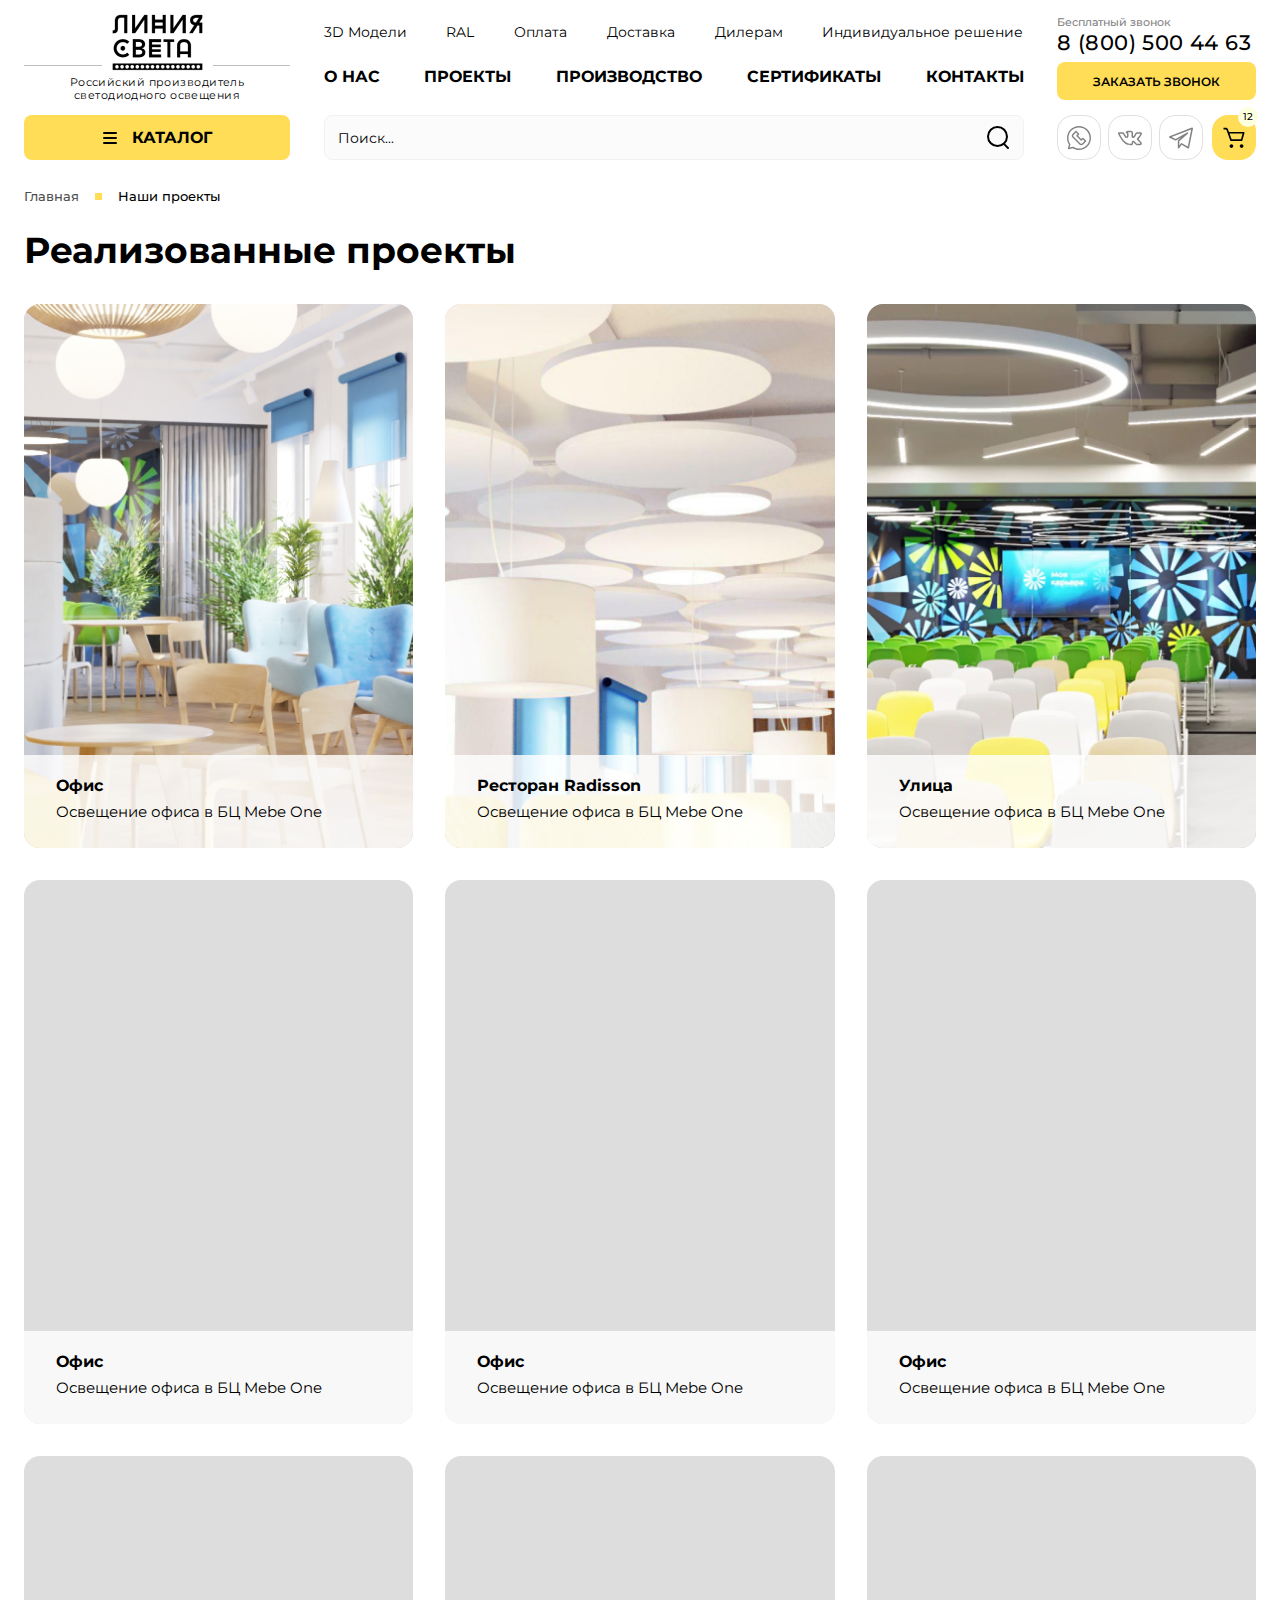
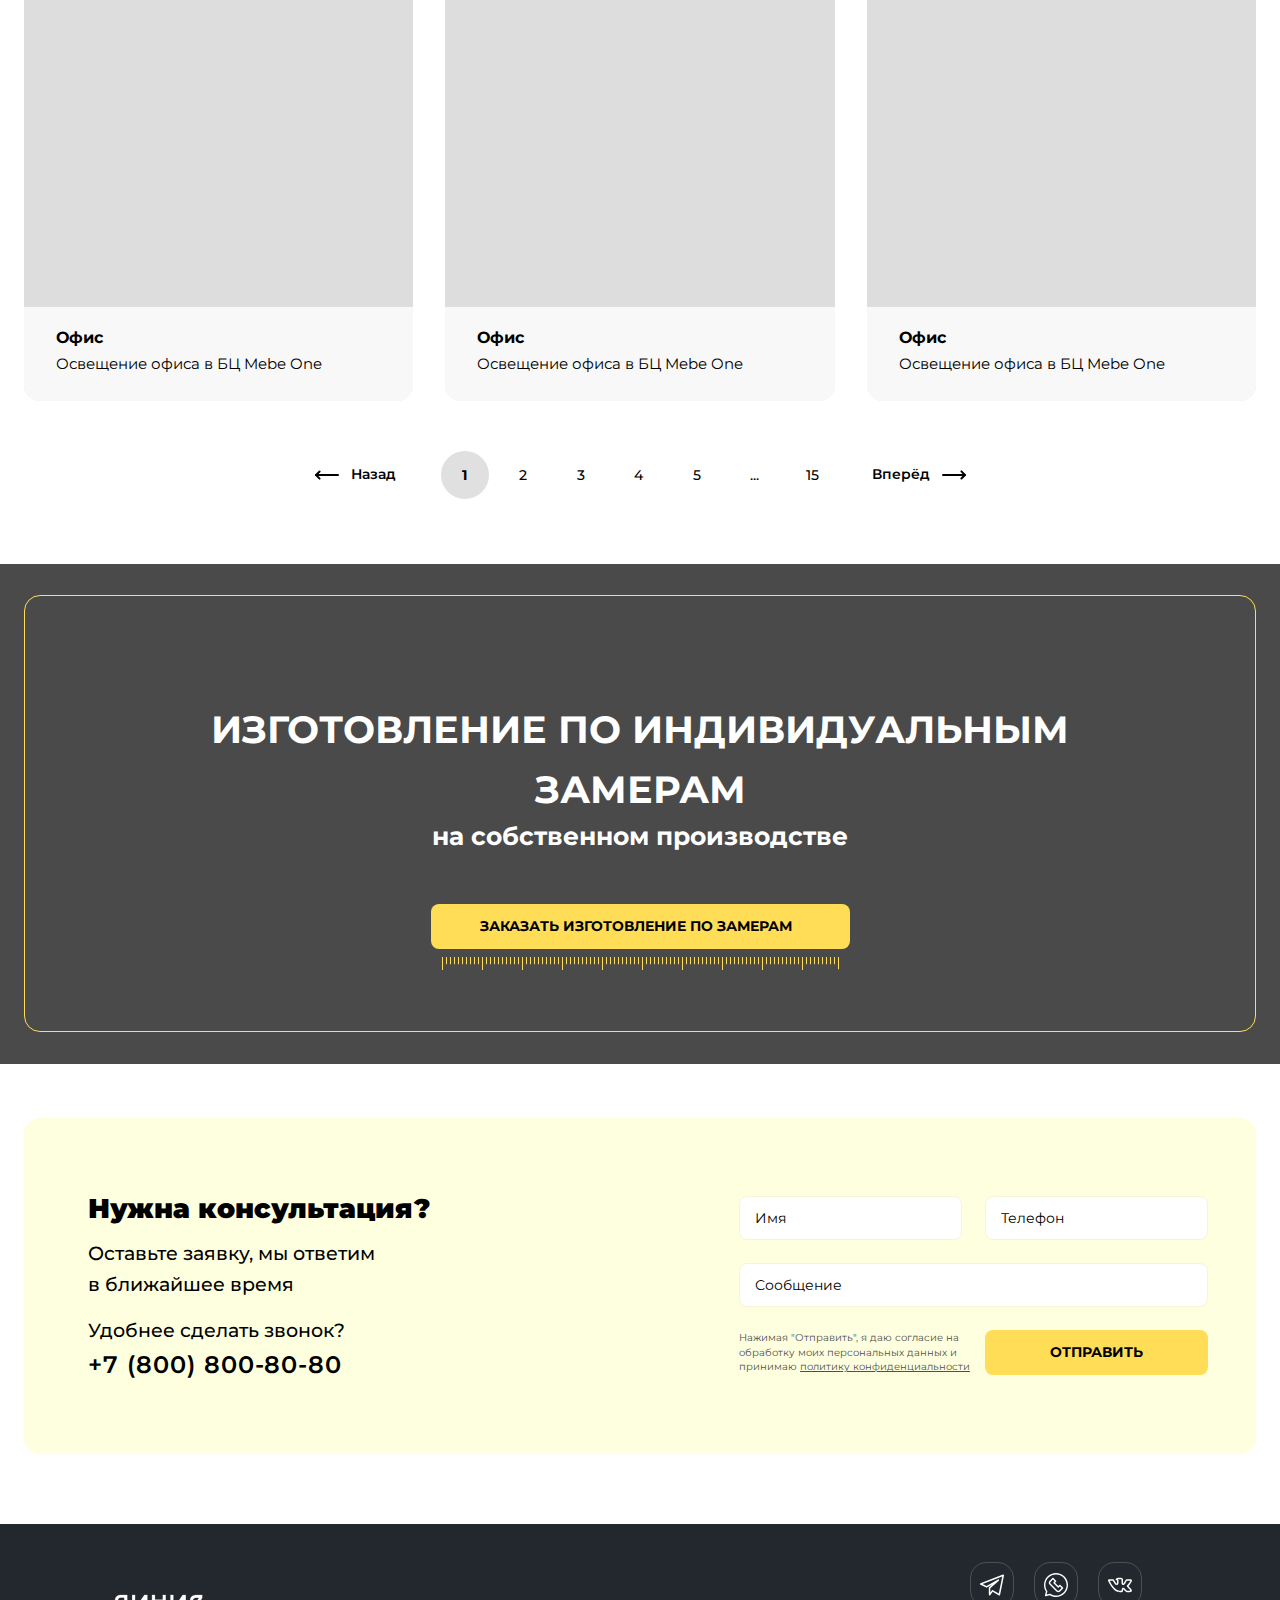
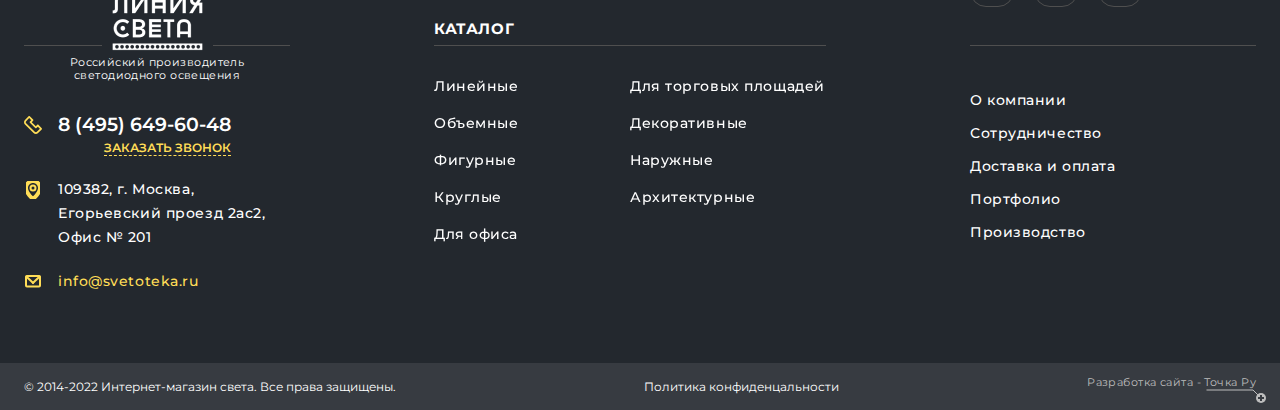
<file: projects.html>
<!DOCTYPE html>
<html lang="ru">
	<head>
		<meta http-equiv="Content-Type" content="text/html; charset=utf-8">

		<!-- Адаптирование страницы для мобильных устройств -->
		<meta name="viewport" content="width=device-width, initial-scale=1, maximum-scale=1">

		<!-- Запрет распознования номера телефона -->
		<meta name="format-detection" content="telephone=no">
		<meta name="SKYPE_TOOLBAR" content ="SKYPE_TOOLBAR_PARSER_COMPATIBLE">

		<!-- Заголовок страницы -->
		<title>Заголовок страницы</title>

		<!-- Данное значение часто используют(использовали) поисковые системы -->
		<meta name="description" content="">
		<meta name="keywords" content="">

		<!-- Изменение цвета панели моб. браузера -->
		<meta name="msapplication-TileColor" content="#FFDD57">
		<meta name="theme-color" content="#FFDD57">

		<!-- Подключение шрифтов с гугла -->
		<link rel="preconnect" href="https://fonts.googleapis.com">
		<link rel="preconnect" href="https://fonts.gstatic.com" crossorigin>
		<link href="https://fonts.googleapis.com/css2?family=Montserrat:ital,wght@0,100;0,200;0,300;0,400;0,500;0,600;0,700;0,800;0,900;1,100;1,200;1,300;1,400;1,500;1,600;1,700;1,800;1,900&display=swap" rel="stylesheet">

		<!-- Подключение файлов стилей -->
		<link rel="stylesheet" href="css/swiper-bundle.min.css" async>
		<link rel="stylesheet" href="css/swiper.css" async>
		<link rel="stylesheet" href="css/ion.rangeSlider.css" async>
		<link rel="stylesheet" href="css/fancybox.css" async>
		<link rel="stylesheet" href="css/styles.css" async>

		<link rel="stylesheet" href="css/response_1279.css" media="print, (max-width: 1279px)" async>
		<link rel="stylesheet" href="css/response_1023.css" media="print, (max-width: 1023px)" async>
		<link rel="stylesheet" href="css/response_767.css" media="print, (max-width: 767px)" async>
		<link rel="stylesheet" href="css/response_479.css" media="(max-width: 479px)" async>
	</head>

	<body>
		<div class="wrap">
			<div class="main">
				<header>
					<button class="mob_close_btn"></button>

					<div class="mob_scroll">
						<div class="cont row">
							<a href="/" class="logo">
								<div class="img"><img src="images/logo.png" alt=""></div>
								<div>Российский производитель<br> светодиодного освещения</div>
							</a>

							<div class="col_center">
								<div class="links row">
									<div><a href="/">3D Модели</a></div>
									<div><a href="/">RAL</a></div>
									<div><a href="/">Оплата</a></div>
									<div><a href="/">Доставка</a></div>
									<div><a href="/">Дилерам</a></div>
									<div><a href="/">Индивидуальное решение</a></div>
								</div>

								<nav class="menu row">
									<div class="menu_item">
										<a href="/">О нас</a>
									</div>

									<div class="menu_item">
										<a href="/">Проекты</a>
									</div>

									<div class="menu_item">
										<a href="/">Производство</a>
									</div>

									<div class="menu_item">
										<a href="/">Сертификаты</a>
									</div>

									<div class="menu_item">
										<a href="/">Контакты</a>
									</div>
								</nav>
							</div>

							<div class="col_right">
								<div class="phone">
									<div class="exp">Бесплатный звонок</div>
									<div><a href="tel:88005004463">8 (800) 500 44 63</a></div>
								</div>

								<button class="callback_btn modal_btn" data-modal="#callback_modal">Заказать звонок</button>
							</div>
						</div>


						<div class="cont row">
							<div class="catalog modal_cont">
								<button class="btn mini_modal_btn" data-modal-id="#catalog_modal">
									<svg class="icon"><use xlink:href="images/sprite.svg#ic_menu"></use></svg>
									<svg class="icon"><use xlink:href="images/sprite.svg#ic_close"></use></svg>
									<span>КАТАЛОГ</span>
								</button>

								<div class="mini_modal" id="catalog_modal">
									<div class="data">
										<div class="item">
											<div class="title">По НАЗНАЧЕНИЮ</div>

											<div class="sub">
												<div><a href="/">Офисное освещение</a></div>
												<div><a href="/">Торговое освещение</a></div>
												<div><a href="/">Наружное освещение</a></div>
												<div><a href="/">Архитектурное освещение</a></div>
												<div><a href="/">Экспозиционное освещение</a></div>
												<div><a href="/">Декоративное освещение</a></div>
											</div>
										</div>

										<div class="item">
											<div class="title">По форме</div>

											<div class="sub">
												<div><a href="/">Круглые</a></div>
												<div><a href="/">Фигурные</a></div>
												<div><a href="/">Оригинальные</a></div>
												<div><a href="/">Квадратные</a></div>
												<div><a href="/">Линейные</a></div>
												<div><a href="/">Треугольные</a></div>
											</div>
										</div>

										<div class="item">
											<div class="title empty"></div>

											<div class="sub">
												<div><a href="/">Индивидуальные<br> решения</a></div>
											</div>
										</div>
									</div>

									<div class="products">
										<div class="product">
											<div class="sticker">РАСПРОДАЖА</div>

											<a href="/" class="thumb">
												<img data-src="images/tmp/grid_product_thumb4.jpg" alt="" class="lazyload">
											</a>

											<div class="info">
												<div class="name">
													<a href="/">Светильник HEXA O-1400мм 145Вт</a>
												</div>

												<div class="price">56 700 <span class="currency">9</span></div>

												<button class="buy_btn">
													<span>В КОРЗИНУ</span>
													<svg class="icon"><use xlink:href="images/sprite.svg#ic_cart"></use></svg>
												</button>
											</div>
										</div>
									</div>
								</div>
							</div>

							<div class="col_center">
								<div class="search">
									<form action="">
										<input type="text" name="" value="" class="input" placeholder="Поиск...">

										<button type="submit" class="submit_btn">
											<svg class="icon"><use xlink:href="images/sprite.svg#ic_search"></use></svg>
										</button>
									</form>
								</div>
							</div>

							<div class="col_right row">
								<div class="socials">
									<a href="/" target="_blank" rel="noopener nofollow" class="whatsapp_link">
										<svg class="icon"><use xlink:href="images/sprite.svg#ic_whatsapp"></use></svg>
									</a>

									<a href="/" target="_blank" rel="noopener nofollow" class="vk_link">
										<svg class="icon"><use xlink:href="images/sprite.svg#ic_vk"></use></svg>
									</a>

									<a href="/" target="_blank" rel="noopener nofollow" class="telegram_link">
										<svg class="icon"><use xlink:href="images/sprite.svg#ic_telegram"></use></svg>
									</a>
								</div>

								<a href="/" class="cart_link">
									<span class="count">12</span>
									<svg class="icon"><use xlink:href="images/sprite.svg#ic_cart"></use></svg>
								</a>
							</div>
						</div>
					</div>
				</header>


				<section class="mob_header">
					<div class="cont row">
						<div class="logo">
							<img src="images/logo.png" alt="">
						</div>

						<div class="phone">
							<div class="exp">Бесплатный звонок</div>
							<div><a href="tel:88005004463">8 (800) 500 44 63</a></div>
						</div>

						<a href="/" class="cart_link">
							<span class="count">12</span>
							<svg class="icon"><use xlink:href="images/sprite.svg#ic_cart"></use></svg>
						</a>

						<button class="mob_menu_btn">
							<span></span>
						</button>

						<div class="search">
							<form action="">
								<input type="text" name="" value="" class="input" placeholder="Поиск...">

								<button type="submit" class="submit_btn">
									<svg class="icon"><use xlink:href="images/sprite.svg#ic_search"></use></svg>
								</button>
							</form>
						</div>
					</div>
				</section>


				<section class="page_head">
					<div class="cont">
						<div class="breadcrumbs">
							<a href="/">Главная</a> <span class="sep"></span>
							<span class="current">Наши проекты</span>
						</div>

						<h1 class="page_title">Реализованные проекты</h1>
					</div>
				</section>


				<section class="projects">
					<div class="cont">
						<div class="row">
							<a href="/" class="project">
								<div class="thumb">
									<img data-src="images/tmp/project_thumb.jpg" alt="" class="lazyload">
								</div>

								<div class="info">
									<div class="name">Офис</div>

									<div class="desc">Освещение офиса в БЦ Mebe One</div>

									<div class="hide">
										<div class="name">Используемое оборудование:</div>

										<div class="desc">
											- Модульный светильник HOKASU Frame<br>
											- Линейный светильник HOKASU 100/40 IN<br>
											- HOKASU OneLine LF y<br>
											- HOKASU OneLine LF Angle
										</div>
									</div>

									<div class="link">
										<div><svg class="icon"><use xlink:href="images/sprite.svg#ic_arrow"></use></svg></div>
									</div>
								</div>
							</a>

							<a href="/" class="project">
								<div class="thumb">
									<img data-src="images/tmp/project_thumb2.jpg" alt="" class="lazyload">
								</div>

								<div class="info">
									<div class="name">Ресторан  Radisson</div>

									<div class="desc">Освещение офиса в БЦ Mebe One</div>

									<div class="hide">
										<div class="name">Используемое оборудование:</div>

										<div class="desc">
											- Модульный светильник HOKASU Frame<br>
											- Линейный светильник HOKASU 100/40 IN<br>
											- HOKASU OneLine LF y<br>
											- HOKASU OneLine LF Angle
										</div>
									</div>

									<div class="link">
										<div><svg class="icon"><use xlink:href="images/sprite.svg#ic_arrow"></use></svg></div>
									</div>
								</div>
							</a>

							<a href="/" class="project">
								<div class="thumb">
									<img data-src="images/tmp/project_thumb3.jpg" alt="" class="lazyload">
								</div>

								<div class="info">
									<div class="name">Улица</div>

									<div class="desc">Освещение офиса в БЦ Mebe One</div>

									<div class="hide">
										<div class="name">Используемое оборудование:</div>

										<div class="desc">
											- Модульный светильник HOKASU Frame<br>
											- Линейный светильник HOKASU 100/40 IN<br>
											- HOKASU OneLine LF y<br>
											- HOKASU OneLine LF Angle
										</div>
									</div>

									<div class="link">
										<div><svg class="icon"><use xlink:href="images/sprite.svg#ic_arrow"></use></svg></div>
									</div>
								</div>
							</a>

							<a href="/" class="project">
								<div class="thumb">
									<img data-src="images/tmp/project_thumb4.jpg" alt="" class="lazyload">
								</div>

								<div class="info">
									<div class="name">Офис</div>

									<div class="desc">Освещение офиса в БЦ Mebe One</div>

									<div class="hide">
										<div class="name">Используемое оборудование:</div>

										<div class="desc">
											- Модульный светильник HOKASU Frame<br>
											- Линейный светильник HOKASU 100/40 IN<br>
											- HOKASU OneLine LF y<br>
											- HOKASU OneLine LF Angle
										</div>
									</div>

									<div class="link">
										<div><svg class="icon"><use xlink:href="images/sprite.svg#ic_arrow"></use></svg></div>
									</div>
								</div>
							</a>

							<a href="/" class="project">
								<div class="thumb">
									<img data-src="images/tmp/project_thumb5.jpg" alt="" class="lazyload">
								</div>

								<div class="info">
									<div class="name">Офис</div>

									<div class="desc">Освещение офиса в БЦ Mebe One</div>

									<div class="hide">
										<div class="name">Используемое оборудование:</div>

										<div class="desc">
											- Модульный светильник HOKASU Frame<br>
											- Линейный светильник HOKASU 100/40 IN<br>
											- HOKASU OneLine LF y<br>
											- HOKASU OneLine LF Angle
										</div>
									</div>

									<div class="link">
										<div><svg class="icon"><use xlink:href="images/sprite.svg#ic_arrow"></use></svg></div>
									</div>
								</div>
							</a>

							<a href="/" class="project">
								<div class="thumb">
									<img data-src="images/tmp/project_thumb6.jpg" alt="" class="lazyload">
								</div>

								<div class="info">
									<div class="name">Офис</div>

									<div class="desc">Освещение офиса в БЦ Mebe One</div>

									<div class="hide">
										<div class="name">Используемое оборудование:</div>

										<div class="desc">
											- Модульный светильник HOKASU Frame<br>
											- Линейный светильник HOKASU 100/40 IN<br>
											- HOKASU OneLine LF y<br>
											- HOKASU OneLine LF Angle
										</div>
									</div>

									<div class="link">
										<div><svg class="icon"><use xlink:href="images/sprite.svg#ic_arrow"></use></svg></div>
									</div>
								</div>
							</a>

							<a href="/" class="project">
								<div class="thumb">
									<img data-src="images/tmp/project_thumb7.jpg" alt="" class="lazyload">
								</div>

								<div class="info">
									<div class="name">Офис</div>

									<div class="desc">Освещение офиса в БЦ Mebe One</div>

									<div class="hide">
										<div class="name">Используемое оборудование:</div>

										<div class="desc">
											- Модульный светильник HOKASU Frame<br>
											- Линейный светильник HOKASU 100/40 IN<br>
											- HOKASU OneLine LF y<br>
											- HOKASU OneLine LF Angle
										</div>
									</div>

									<div class="link">
										<div><svg class="icon"><use xlink:href="images/sprite.svg#ic_arrow"></use></svg></div>
									</div>
								</div>
							</a>

							<a href="/" class="project">
								<div class="thumb">
									<img data-src="images/tmp/project_thumb8.jpg" alt="" class="lazyload">
								</div>

								<div class="info">
									<div class="name">Офис</div>

									<div class="desc">Освещение офиса в БЦ Mebe One</div>

									<div class="hide">
										<div class="name">Используемое оборудование:</div>

										<div class="desc">
											- Модульный светильник HOKASU Frame<br>
											- Линейный светильник HOKASU 100/40 IN<br>
											- HOKASU OneLine LF y<br>
											- HOKASU OneLine LF Angle
										</div>
									</div>

									<div class="link">
										<div><svg class="icon"><use xlink:href="images/sprite.svg#ic_arrow"></use></svg></div>
									</div>
								</div>
							</a>

							<a href="/" class="project">
								<div class="thumb">
									<img data-src="images/tmp/project_thumb9.jpg" alt="" class="lazyload">
								</div>

								<div class="info">
									<div class="name">Офис</div>

									<div class="desc">Освещение офиса в БЦ Mebe One</div>

									<div class="hide">
										<div class="name">Используемое оборудование:</div>

										<div class="desc">
											- Модульный светильник HOKASU Frame<br>
											- Линейный светильник HOKASU 100/40 IN<br>
											- HOKASU OneLine LF y<br>
											- HOKASU OneLine LF Angle
										</div>
									</div>

									<div class="link">
										<div><svg class="icon"><use xlink:href="images/sprite.svg#ic_arrow"></use></svg></div>
									</div>
								</div>
							</a>
						</div>


						<div class="pagination center">
							<a href="/" class="prev">
								<svg class="icon"><use xlink:href="images/sprite.svg#ic_arrow"></use></svg>
								<span>Назад</span>
							</a>

							<a class="active">1</a>
							<a href="/">2</a>
							<a href="/">3</a>
							<a href="/">4</a>
							<a href="/">5</a>
							<div class="sep">...</div>
							<a href="/">15</a>

							<a href="/" class="next">
								<span>Вперёд</span>
								<svg class="icon"><use xlink:href="images/sprite.svg#ic_arrow"></use></svg>
							</a>
						</div>
					</div>
				</section>


				<section class="individual">
					<div class="cont">
						<div class="data">
							<div class="title">Изготовление по индивидуальным замерам</div>

							<div class="desc">на собственном производстве</div>

							<div class="btn">
								<button class="modal_btn" data-modal="#">ЗАказать изготовление по замерам</button>
							</div>
						</div>
					</div>

					<img data-src="images/tmp/bg_individual.jpg" alt="" class="bg lazyload">
				</section>


				<section class="consult_block block">
					<div class="cont">
						<div class="data">
							<div class="info">
								<div class="title">Нужна консультация?</div>

								<div class="desc">Оставьте заявку, мы ответим<br> в ближайшее время</div>

								<div class="phone">
									<div>Удобнее сделать звонок?</div>
									<div><a href="tel:+78008008080">+7 (800) 800-80-80</a></div>
								</div>
							</div>

							<form action="" class="form">
								<div class="columns row">
									<div class="line">
										<div class="field">
											<input type="text" name="" value="" class="input" placeholder="Имя">
										</div>
									</div>

									<div class="line">
										<div class="field">
											<input type="tel" name="" value="" class="input" placeholder="Телефон">
										</div>
									</div>
								</div>

								<div class="line">
									<div class="field">
										<input type="text" name="" value="" class="input" placeholder="Сообщение">
									</div>
								</div>

								<div class="bottom">
									<div class="agree">Нажимая "Отправить", я даю согласие на обработку моих  персональных данных и принимаю <a href="/" target="_blank">политику конфиденциальности</a></div>

									<div class="submit">
										<button type="submit" class="submit_btn">Отправить</button>
									</div>
								</div>
							</form>

							<img data-src="images/consult_img.svg" alt="" class="img lazyload">
						</div>
					</div>
				</section>
			</div>


			<footer>
				<div class="info">
					<div class="cont row">
						<div class="col_left">
							<div class="logo">
								<div class="img"><img src="images/logo_white.png" alt=""></div>
								<div>Российский производитель<br> светодиодного освещения</div>
							</div>

							<div class="contacts">
								<div class="phone">
									<svg class="icon"><use xlink:href="images/sprite.svg#ic_phone"></use></svg>

									<div>
										<div><a href="tel:84956496048">8 (495) 649-60-48</a></div>

										<button class="callback_btn modal_btn" data-modal="#callback_modal">Заказать звонок</button>
									</div>
								</div>

								<div class="location">
									<svg class="icon"><use xlink:href="images/sprite.svg#ic_location"></use></svg>

									<div>109382, г. Москва,<br> Егорьевский проезд 2ас2,<br> Офис № 201</div>
								</div>

								<div class="email">
									<svg class="icon"><use xlink:href="images/sprite.svg#ic_email"></use></svg>

									<div><a href="mailto:info@svetoteka.ru">info@svetoteka.ru</a></div>
								</div>
							</div>
						</div>


						<div class="catalog">
							<div class="title">Каталог</div>

							<div class="items columns">
								<div><a href="/">Линейные</a></div>
								<div><a href="/">Объемные</a></div>
								<div><a href="/">Фигурные</a></div>
								<div><a href="/">Круглые</a></div>
								<div><a href="/">Для офиса</a></div>
								<div><a href="/">Для торговых площадей</a></div>
								<div><a href="/">Декоративные</a></div>
								<div><a href="/">Наружные</a></div>
								<div><a href="/">Архитектурные</a></div>
							</div>
						</div>


						<div class="col_right">
							<div class="socials">
								<a href="/" target="_blank" rel="noopener nofollow" class="telegram_link">
									<svg class="icon"><use xlink:href="images/sprite.svg#ic_telegram"></use></svg>
								</a>

								<a href="/" target="_blank" rel="noopener nofollow" class="whatsapp_link">
									<svg class="icon"><use xlink:href="images/sprite.svg#ic_whatsapp"></use></svg>
								</a>

								<a href="/" target="_blank" rel="noopener nofollow" class="vk_link">
									<svg class="icon"><use xlink:href="images/sprite.svg#ic_vk"></use></svg>
								</a>
							</div>

							<div class="links">
								<div class="items">
									<div><a href="/">О компании</a></div>
									<div><a href="/">Сотрудничество</a></div>
									<div><a href="/">Доставка и оплата</a></div>
									<div><a href="/">Портфолио</a></div>
									<div><a href="/">Производство</a></div>
								</div>
							</div>
						</div>
					</div>
				</div>


				<div class="bottom">
					<div class="cont row">
						<div class="copyright">&copy; 2014-2022 Интернет-магазин света. Все права защищены.</div>

						<div class="privacy_policy_link">
							<a href="/">Политика конфиденцальности</a>
						</div>

						<div class="creator">
							<a href="/" target="_blank" rel="noopener">Разработка сайта - <span>Точка Ру</span></a>
						</div>
					</div>
				</div>
			</footer>


			<div class="overlay"></div>
		</div>


		<div class="supports_error">
			Ваш браузер устарел рекомендуем обновить его до последней версии<br> или использовать другой более современный.
		</div>


		<section class="modal" id="callback_modal">
			<div class="modal_title">Заказать звонок</div>

			<form action="" class="form">
				<div class="line">
					<div class="label">Ваше имя</div>

					<div class="field">
						<input type="text" name="" value="" class="input">
					</div>
				</div>

				<div class="line">
					<div class="label">Телефон</div>

					<div class="field">
						<input type="tel" name="" value="" class="input" placeholder="+7 (___) ___-__-__">
					</div>
				</div>

				<div class="line">
					<div class="label">Необязательное сообщение</div>

					<div class="field">
						<input type="text" name="" value="" class="input">
					</div>
				</div>

				<div class="line agree">Нажимая "Отправить", я даю согласие на обработку моих  персональных данных и принимаю <a href="/" target="_blank">политику конфиденциальности</a></div>

				<div class="submit">
					<button type="submit" class="submit_btn">Отправить</button>
				</div>
			</form>
		</section>


		<!-- Подключение javascript файлов -->
		<script src="js/jquery-3.5.0.min.js"></script>
		<script src="js/swiper-bundle.min.js"></script>
		<script src="js/inputmask.min.js"></script>
		<script src="js/fancybox.min.js"></script>
		<script src="js/ion.rangeSlider.min.js"></script>
		<script src="js/functions.js"></script>
		<script src="js/scripts.js"></script>
	</body>
</html>
</file>
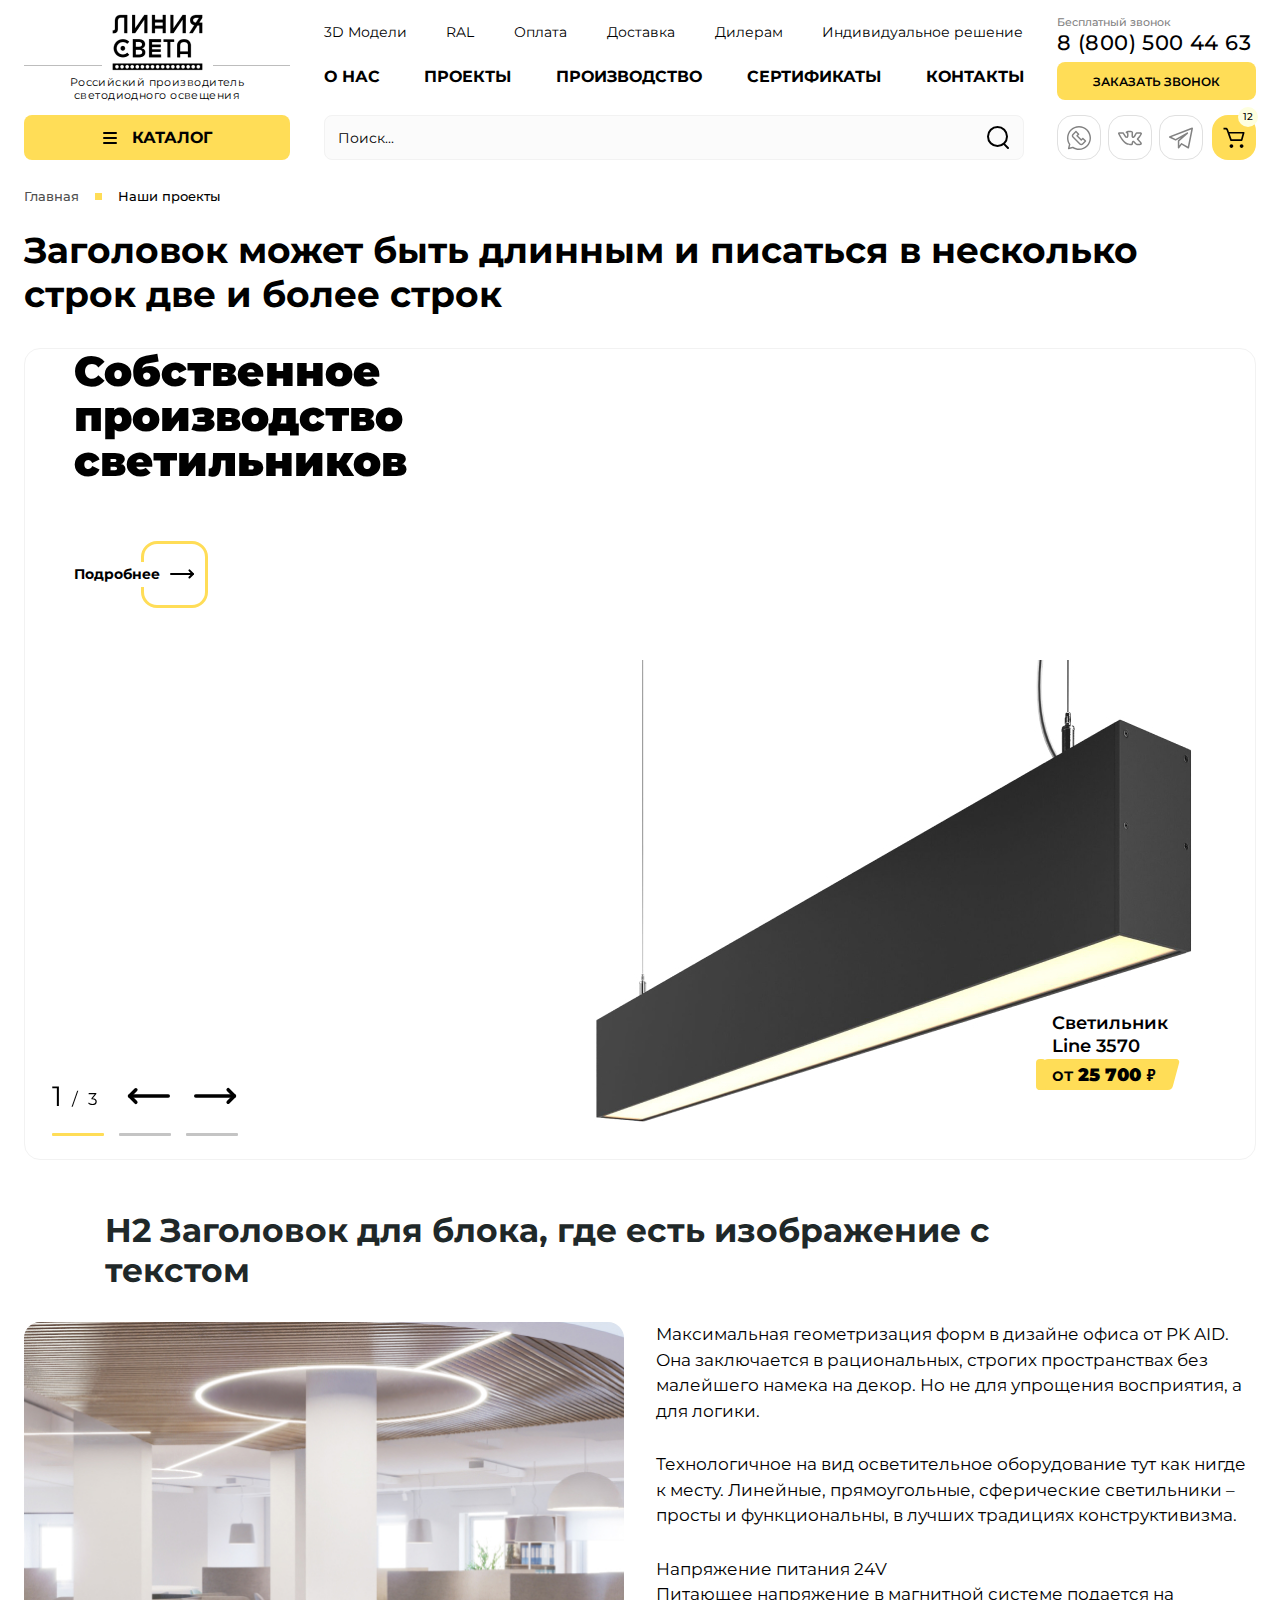
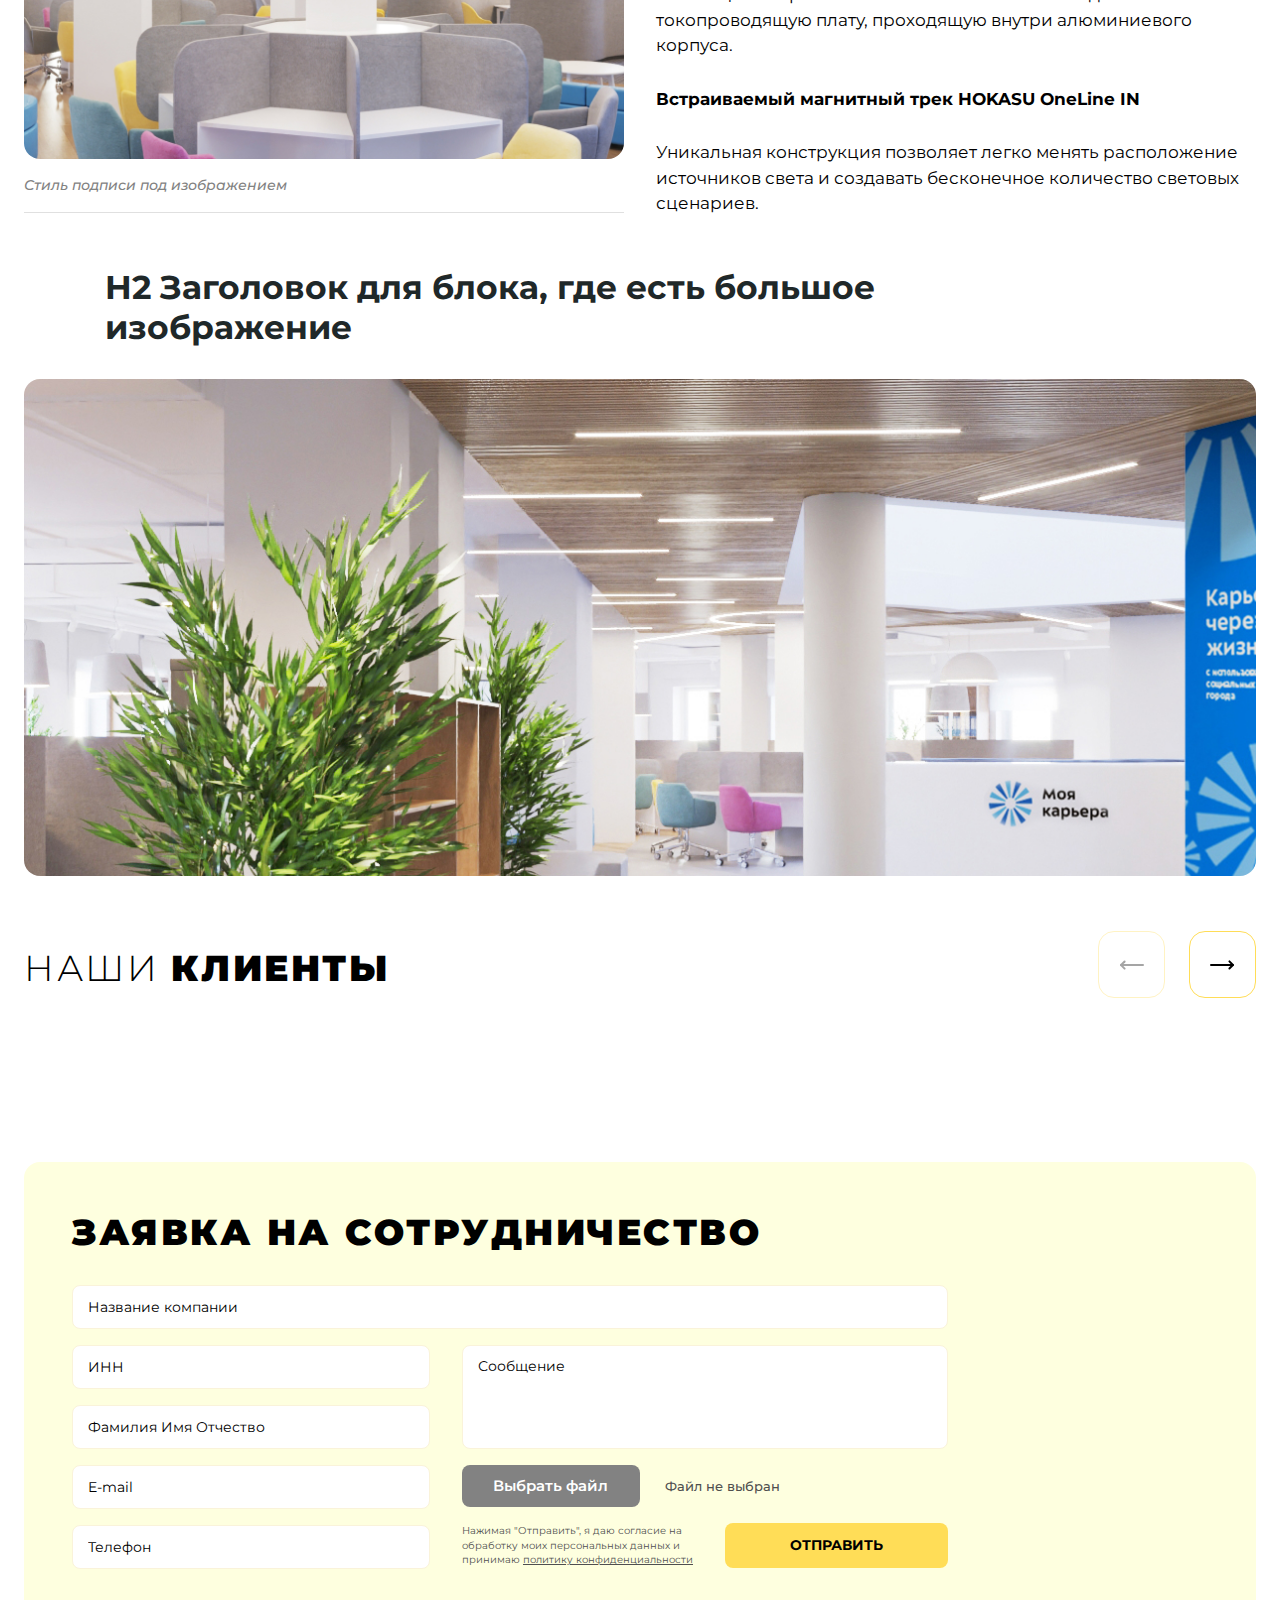
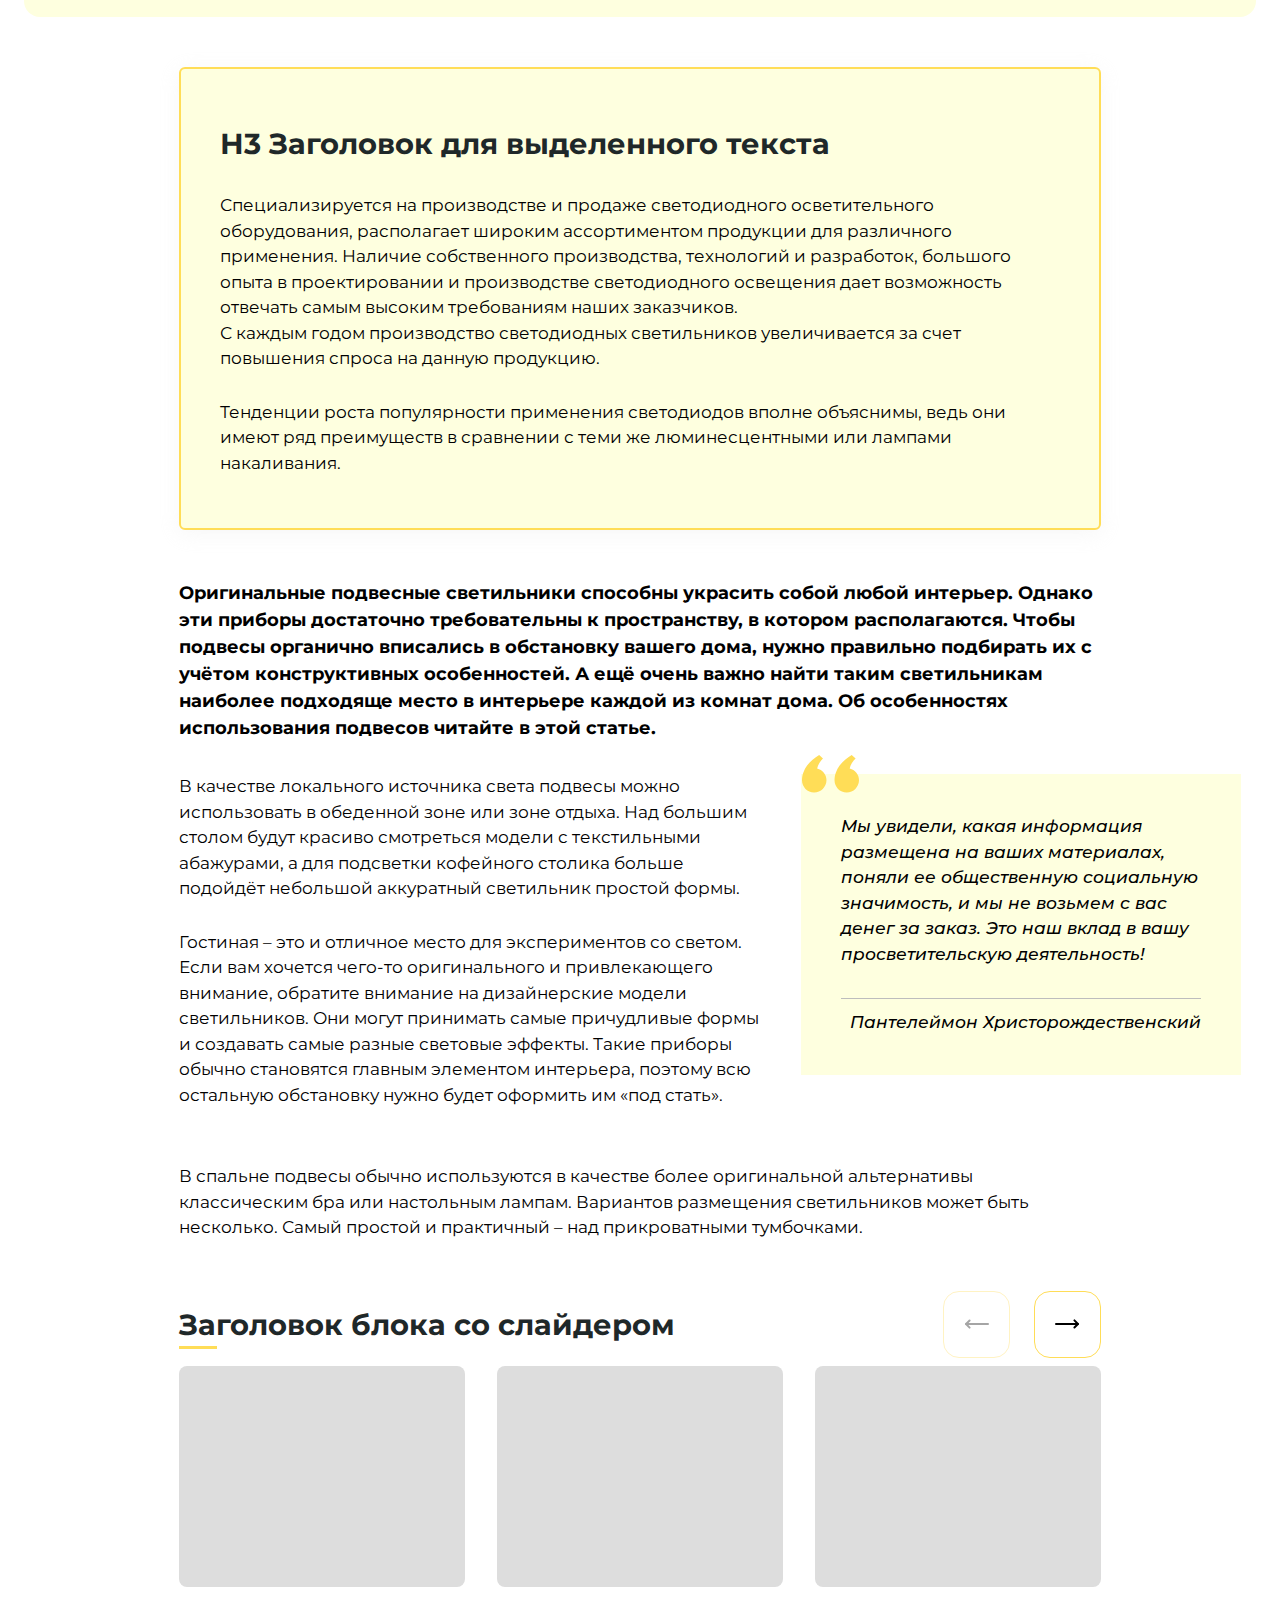
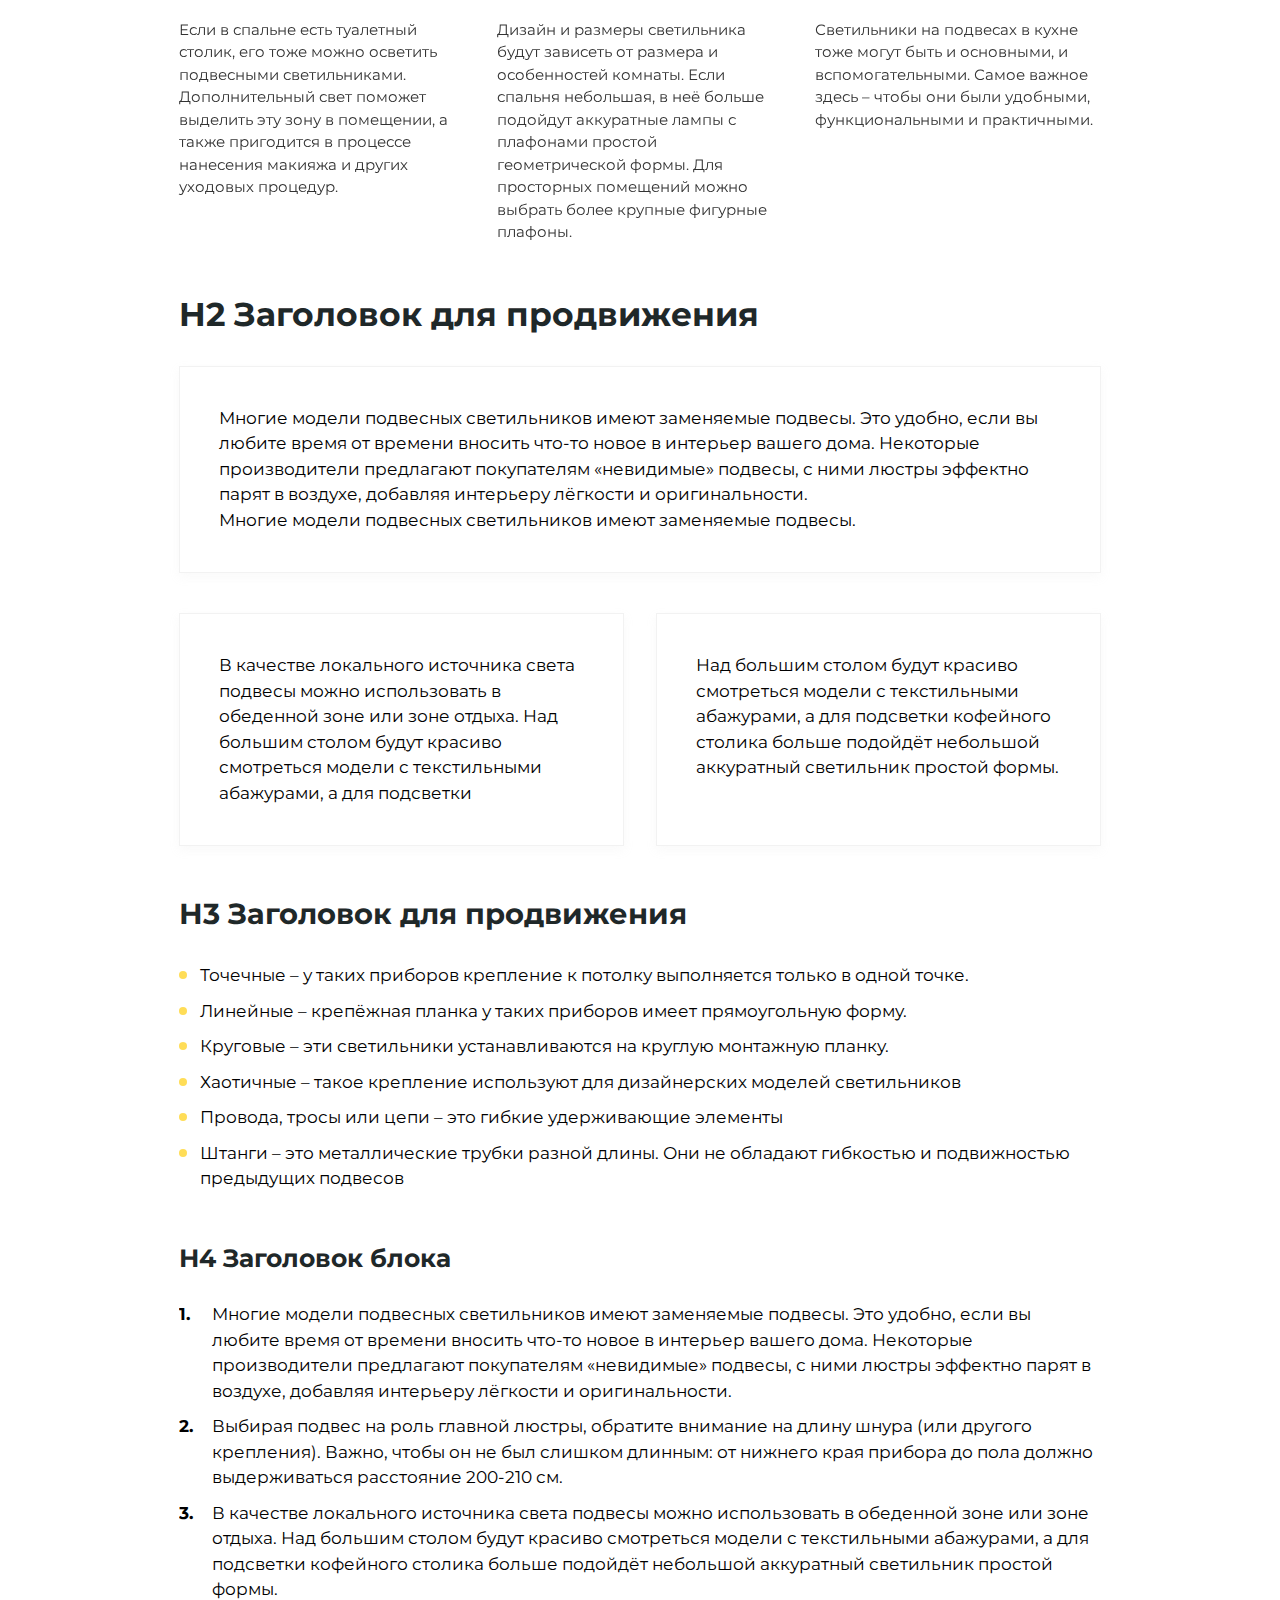
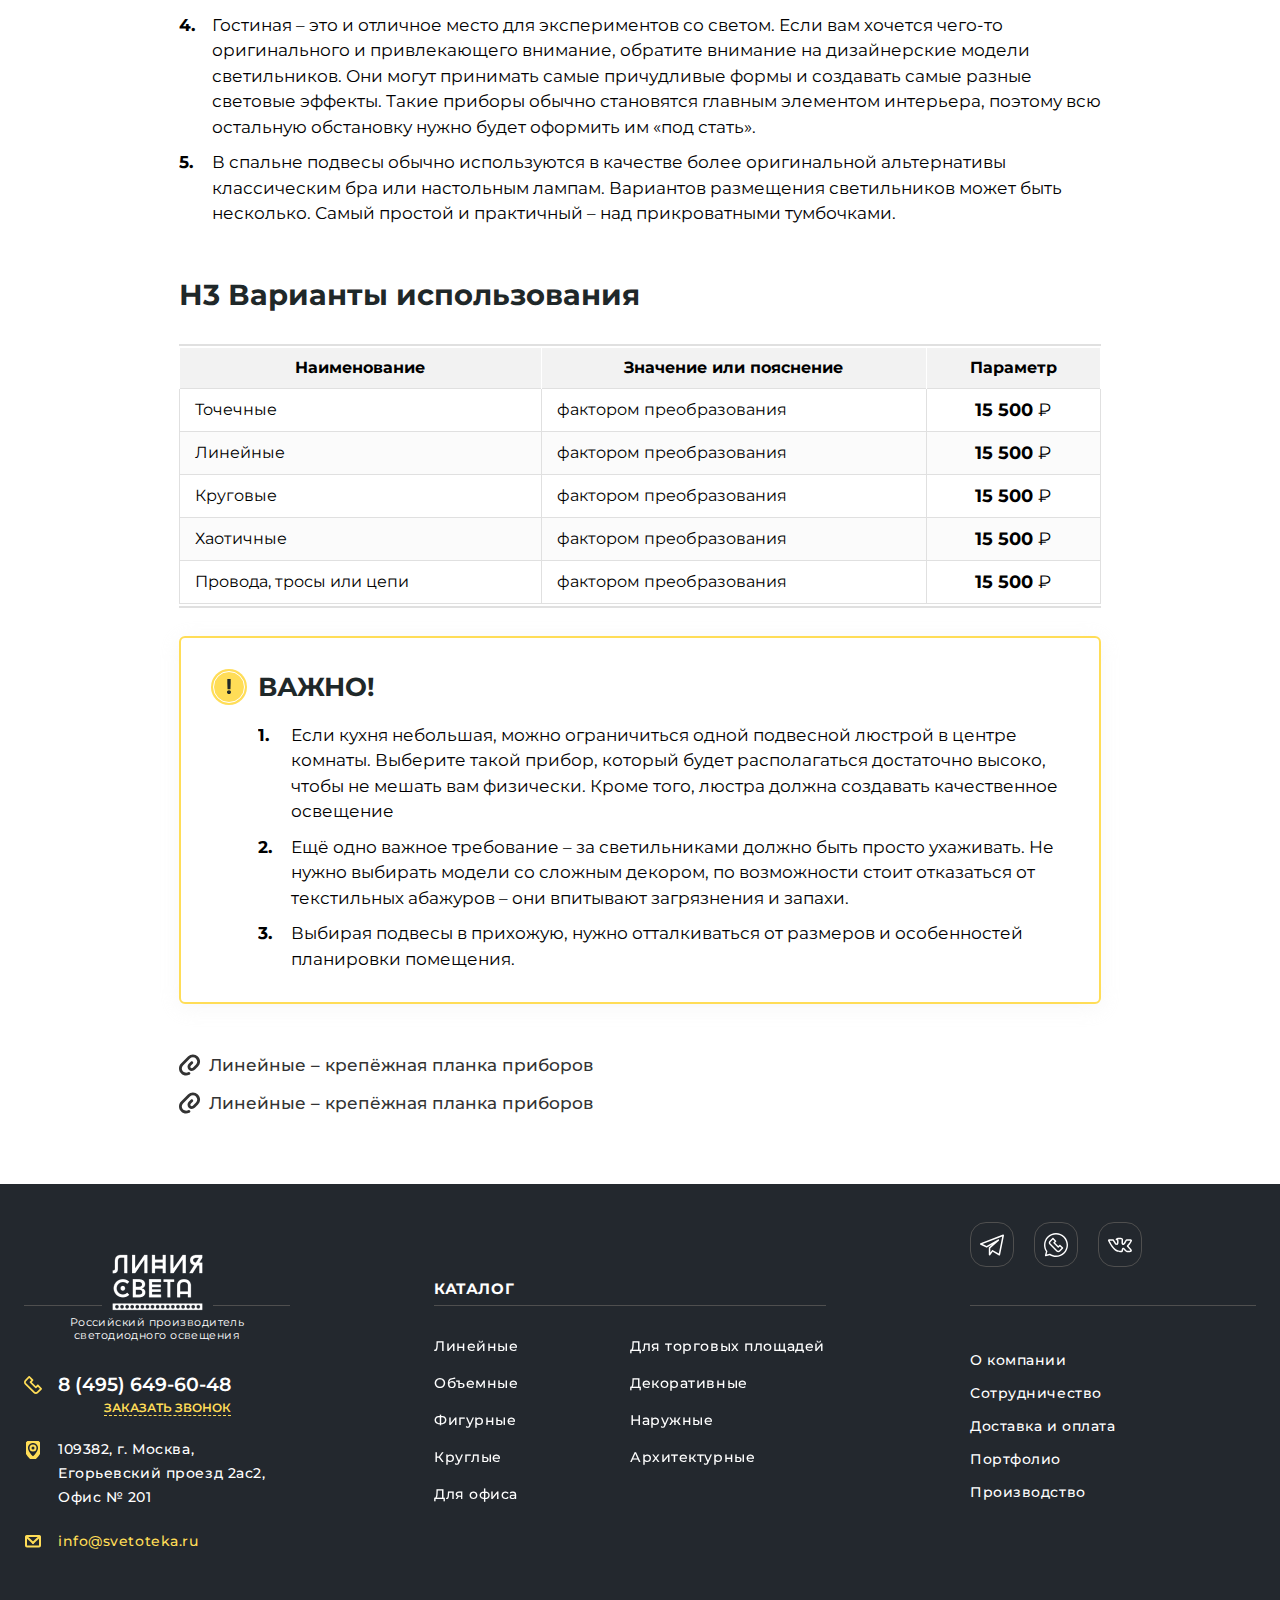
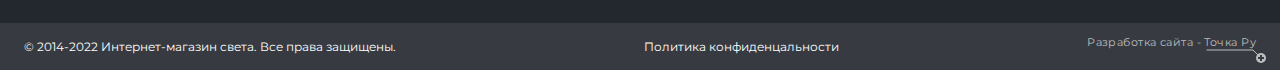
<file: text_page.html>
<!DOCTYPE html>
<html lang="ru">
	<head>
		<meta http-equiv="Content-Type" content="text/html; charset=utf-8">

		<!-- Адаптирование страницы для мобильных устройств -->
		<meta name="viewport" content="width=device-width, initial-scale=1, maximum-scale=1">

		<!-- Запрет распознования номера телефона -->
		<meta name="format-detection" content="telephone=no">
		<meta name="SKYPE_TOOLBAR" content ="SKYPE_TOOLBAR_PARSER_COMPATIBLE">

		<!-- Заголовок страницы -->
		<title>Заголовок страницы</title>

		<!-- Данное значение часто используют(использовали) поисковые системы -->
		<meta name="description" content="">
		<meta name="keywords" content="">

		<!-- Изменение цвета панели моб. браузера -->
		<meta name="msapplication-TileColor" content="#FFDD57">
		<meta name="theme-color" content="#FFDD57">

		<!-- Подключение шрифтов с гугла -->
		<link rel="preconnect" href="https://fonts.googleapis.com">
		<link rel="preconnect" href="https://fonts.gstatic.com" crossorigin>
		<link href="https://fonts.googleapis.com/css2?family=Montserrat:ital,wght@0,100;0,200;0,300;0,400;0,500;0,600;0,700;0,800;0,900;1,100;1,200;1,300;1,400;1,500;1,600;1,700;1,800;1,900&display=swap" rel="stylesheet">

		<!-- Подключение файлов стилей -->
		<link rel="stylesheet" href="css/swiper-bundle.min.css" async>
		<link rel="stylesheet" href="css/swiper.css" async>
		<link rel="stylesheet" href="css/ion.rangeSlider.css" async>
		<link rel="stylesheet" href="css/fancybox.css" async>
		<link rel="stylesheet" href="css/styles.css" async>

		<link rel="stylesheet" href="css/response_1279.css" media="print, (max-width: 1279px)" async>
		<link rel="stylesheet" href="css/response_1023.css" media="print, (max-width: 1023px)" async>
		<link rel="stylesheet" href="css/response_767.css" media="print, (max-width: 767px)" async>
		<link rel="stylesheet" href="css/response_479.css" media="(max-width: 479px)" async>
	</head>

	<body>
		<div class="wrap">
			<div class="main">
				<header>
					<button class="mob_close_btn"></button>

					<div class="mob_scroll">
						<div class="cont row">
							<a href="/" class="logo">
								<div class="img"><img src="images/logo.png" alt=""></div>
								<div>Российский производитель<br> светодиодного освещения</div>
							</a>

							<div class="col_center">
								<div class="links row">
									<div><a href="/">3D Модели</a></div>
									<div><a href="/">RAL</a></div>
									<div><a href="/">Оплата</a></div>
									<div><a href="/">Доставка</a></div>
									<div><a href="/">Дилерам</a></div>
									<div><a href="/">Индивидуальное решение</a></div>
								</div>

								<nav class="menu row">
									<div class="menu_item">
										<a href="/">О нас</a>
									</div>

									<div class="menu_item">
										<a href="/">Проекты</a>
									</div>

									<div class="menu_item">
										<a href="/">Производство</a>
									</div>

									<div class="menu_item">
										<a href="/">Сертификаты</a>
									</div>

									<div class="menu_item">
										<a href="/">Контакты</a>
									</div>
								</nav>
							</div>

							<div class="col_right">
								<div class="phone">
									<div class="exp">Бесплатный звонок</div>
									<div><a href="tel:88005004463">8 (800) 500 44 63</a></div>
								</div>

								<button class="callback_btn modal_btn" data-modal="#callback_modal">Заказать звонок</button>
							</div>
						</div>


						<div class="cont row">
							<div class="catalog modal_cont">
								<button class="btn mini_modal_btn" data-modal-id="#catalog_modal">
									<svg class="icon"><use xlink:href="images/sprite.svg#ic_menu"></use></svg>
									<svg class="icon"><use xlink:href="images/sprite.svg#ic_close"></use></svg>
									<span>КАТАЛОГ</span>
								</button>

								<div class="mini_modal" id="catalog_modal">
									<div class="data">
										<div class="item">
											<div class="title">По НАЗНАЧЕНИЮ</div>

											<div class="sub">
												<div><a href="/">Офисное освещение</a></div>
												<div><a href="/">Торговое освещение</a></div>
												<div><a href="/">Наружное освещение</a></div>
												<div><a href="/">Архитектурное освещение</a></div>
												<div><a href="/">Экспозиционное освещение</a></div>
												<div><a href="/">Декоративное освещение</a></div>
											</div>
										</div>

										<div class="item">
											<div class="title">По форме</div>

											<div class="sub">
												<div><a href="/">Круглые</a></div>
												<div><a href="/">Фигурные</a></div>
												<div><a href="/">Оригинальные</a></div>
												<div><a href="/">Квадратные</a></div>
												<div><a href="/">Линейные</a></div>
												<div><a href="/">Треугольные</a></div>
											</div>
										</div>

										<div class="item">
											<div class="title empty"></div>

											<div class="sub">
												<div><a href="/">Индивидуальные<br> решения</a></div>
											</div>
										</div>
									</div>

									<div class="products">
										<div class="product">
											<div class="sticker">РАСПРОДАЖА</div>

											<a href="/" class="thumb">
												<img data-src="images/tmp/grid_product_thumb4.jpg" alt="" class="lazyload">
											</a>

											<div class="info">
												<div class="name">
													<a href="/">Светильник HEXA O-1400мм 145Вт</a>
												</div>

												<div class="price">56 700 <span class="currency">9</span></div>

												<button class="buy_btn">
													<span>В КОРЗИНУ</span>
													<svg class="icon"><use xlink:href="images/sprite.svg#ic_cart"></use></svg>
												</button>
											</div>
										</div>
									</div>
								</div>
							</div>

							<div class="col_center">
								<div class="search">
									<form action="">
										<input type="text" name="" value="" class="input" placeholder="Поиск...">

										<button type="submit" class="submit_btn">
											<svg class="icon"><use xlink:href="images/sprite.svg#ic_search"></use></svg>
										</button>
									</form>
								</div>
							</div>

							<div class="col_right row">
								<div class="socials">
									<a href="/" target="_blank" rel="noopener nofollow" class="whatsapp_link">
										<svg class="icon"><use xlink:href="images/sprite.svg#ic_whatsapp"></use></svg>
									</a>

									<a href="/" target="_blank" rel="noopener nofollow" class="vk_link">
										<svg class="icon"><use xlink:href="images/sprite.svg#ic_vk"></use></svg>
									</a>

									<a href="/" target="_blank" rel="noopener nofollow" class="telegram_link">
										<svg class="icon"><use xlink:href="images/sprite.svg#ic_telegram"></use></svg>
									</a>
								</div>

								<a href="/" class="cart_link">
									<span class="count">12</span>
									<svg class="icon"><use xlink:href="images/sprite.svg#ic_cart"></use></svg>
								</a>
							</div>
						</div>
					</div>
				</header>


				<section class="mob_header">
					<div class="cont row">
						<div class="logo">
							<img src="images/logo.png" alt="">
						</div>

						<div class="phone">
							<div class="exp">Бесплатный звонок</div>
							<div><a href="tel:88005004463">8 (800) 500 44 63</a></div>
						</div>

						<a href="/" class="cart_link">
							<span class="count">12</span>
							<svg class="icon"><use xlink:href="images/sprite.svg#ic_cart"></use></svg>
						</a>

						<button class="mob_menu_btn">
							<span></span>
						</button>

						<div class="search">
							<form action="">
								<input type="text" name="" value="" class="input" placeholder="Поиск...">

								<button type="submit" class="submit_btn">
									<svg class="icon"><use xlink:href="images/sprite.svg#ic_search"></use></svg>
								</button>
							</form>
						</div>
					</div>
				</section>


				<section class="page_head">
					<div class="cont">
						<div class="breadcrumbs">
							<a href="/">Главная</a> <span class="sep"></span>
							<span class="current">Наши проекты</span>
						</div>

						<h1 class="page_title">Заголовок может быть длинным и писаться в несколько строк две и более строк</h1>
					</div>
				</section>


				<section class="promo_products_slider">
					<div class="cont">
						<div class="swiper">
							<div class="swiper-wrapper">
								<div class="slide swiper-slide">
									<div class="row">
										<div class="data">
											<div class="title">Собственное производство светильников</div>

											<div class="link">
												<a href="/">
													<span>Подробнее</span>
													<div class="arrow">
														<svg><use xlink:href="images/sprite.svg#ic_arrow"></use></svg>
													</div>
												</a>
											</div>
										</div>

										<div class="product">
											<a href="/" class="thumb">
												<img data-src="images/tmp/promo_product_thumb.jpg" alt="" class="swiper-lazy">
											</a>

											<div class="info">
												<div class="name">Светильник<br> Line 3570</div>

												<div class="price">от <b>25 700</b> <span class="currency">9</span></div>
											</div>
										</div>
									</div>
								</div>

								<div class="slide swiper-slide">
									<div class="row">
										<div class="data">
											<div class="title">Собственное производство светильников</div>

											<div class="link">
												<a href="/">
													<span>Подробнее</span>
													<div class="arrow">
														<svg><use xlink:href="images/sprite.svg#ic_arrow"></use></svg>
													</div>
												</a>
											</div>
										</div>

										<div class="product">
											<a href="/" class="thumb">
												<img data-src="images/tmp/promo_product_thumb.jpg" alt="" class="swiper-lazy">
											</a>

											<div class="info">
												<div class="name">Светильник<br> Line 3570</div>

												<div class="price">от <b>25 700</b> <span class="currency">9</span></div>
											</div>
										</div>
									</div>
								</div>

								<div class="slide swiper-slide">
									<div class="row">
										<div class="data">
											<div class="title">Собственное производство светильников</div>

											<div class="link">
												<a href="/">
													<span>Подробнее</span>
													<div class="arrow">
														<svg><use xlink:href="images/sprite.svg#ic_arrow"></use></svg>
													</div>
												</a>
											</div>
										</div>

										<div class="product">
											<a href="/" class="thumb">
												<img data-src="images/tmp/promo_product_thumb.jpg" alt="" class="swiper-lazy">
											</a>

											<div class="info">
												<div class="name">Светильник<br> Line 3570</div>

												<div class="price">от <b>25 700</b> <span class="currency">9</span></div>
											</div>
										</div>
									</div>
								</div>
							</div>


							<div class="controls">
								<div class="count">
									<span class="current">1</span>
									<span class="sep">/</span>
									<spab class="total">1</spab>
								</div>

								<div class="swiper-button-prev">
									<svg class="icon"><use xlink:href="images/sprite.svg#ic_arrow"></use></svg>
								</div>

								<div class="swiper-button-next">
									<svg class="icon"><use xlink:href="images/sprite.svg#ic_arrow"></use></svg>
								</div>

								<div class="swiper-pagination"></div>
							</div>
						</div>
					</div>
				</section>


				<section class="block">
					<div class="cont">
						<div class="text_block">
							<h2>H2  Заголовок для блока, где есть изображение с текстом</h2>

							<div class="cols">
								<div class="col">
									<figure>
										<img src="images/tmp/text_img2.jpg" alt="">

										<figcaption>Стиль подписи под изображением </figcaption>
									</figure>
								</div>

								<div class="col">
									<p>Максимальная геометризация форм в дизайне офиса от PK AID. Она заключается в рациональных, строгих пространствах без малейшего намека на декор. Но не для упрощения восприятия, а для логики.</p>

									<p>Технологичное на вид осветительное оборудование тут как нигде к месту. Линейные, прямоугольные, сферические светильники – просты и функциональны, в лучших традициях конструктивизма.</p>

									<p>Напряжение питания 24V<br> Питающее напряжение в магнитной системе подается на токопроводящую плату, проходящую внутри алюминиевого корпуса.</p>

									<p><b>Встраиваемый магнитный трек HOKASU OneLine IN</b></p>

									<p>Уникальная конструкция позволяет легко менять расположение источников света и создавать бесконечное количество световых сценариев.</p>
								</div>
							</div>

							<h2>H2  Заголовок для блока, где есть большое изображение</h2>

							<img src="images/tmp/text_img3.jpg" alt="">
						</div>
					</div>
				</section>


				<section class="clients">
					<div class="cont">
						<div class="block_head padding_right">
							<div class="title">НАШИ <b>Клиенты</b></div>
						</div>

						<div class="swiper">
							<div class="swiper-wrapper">
								<div class="swiper-slide">
									<div class="item">
										<img data-src="images/tmp/client_logo.png" alt="" class="swiper-lazy">
									</div>
								</div>

								<div class="swiper-slide">
									<div class="item">
										<img data-src="images/tmp/client_logo2.png" alt="" class="swiper-lazy">
									</div>
								</div>

								<div class="swiper-slide">
									<div class="item">
										<img data-src="images/tmp/client_logo3.png" alt="" class="swiper-lazy">
									</div>
								</div>

								<div class="swiper-slide">
									<div class="item">
										<img data-src="images/tmp/client_logo4.png" alt="" class="swiper-lazy">
									</div>
								</div>

								<div class="swiper-slide">
									<div class="item">
										<img data-src="images/tmp/client_logo5.png" alt="" class="swiper-lazy">
									</div>
								</div>

								<div class="swiper-slide">
									<div class="item">
										<img data-src="images/tmp/client_logo.png" alt="" class="swiper-lazy">
									</div>
								</div>

								<div class="swiper-slide">
									<div class="item">
										<img data-src="images/tmp/client_logo2.png" alt="" class="swiper-lazy">
									</div>
								</div>

								<div class="swiper-slide">
									<div class="item">
										<img data-src="images/tmp/client_logo3.png" alt="" class="swiper-lazy">
									</div>
								</div>

								<div class="swiper-slide">
									<div class="item">
										<img data-src="images/tmp/client_logo4.png" alt="" class="swiper-lazy">
									</div>
								</div>

								<div class="swiper-slide">
									<div class="item">
										<img data-src="images/tmp/client_logo5.png" alt="" class="swiper-lazy">
									</div>
								</div>
							</div>

							<div class="controls">
								<div class="swiper-button-prev">
									<svg class="icon"><use xlink:href="images/sprite.svg#ic_arrow"></use></svg>
								</div>

								<div class="swiper-button-next">
									<svg class="icon"><use xlink:href="images/sprite.svg#ic_arrow"></use></svg>
								</div>
							</div>
						</div>
					</div>
				</section>


				<section class="get_cooperation">
					<div class="cont">
						<div class="data">
							<div class="block_head">
								<div class="title"><b>Заявка на сотрудничество</b></div>
							</div>

							<form action="" class="form">
								<div class="line">
									<div class="field">
										<input type="text" name="" value="" class="input" placeholder="Название компании">
									</div>
								</div>

								<div class="cols row">
									<div class="col min_w">
										<div class="line">
											<div class="field">
												<input type="text" name="" value="" class="input" placeholder="ИНН">
											</div>
										</div>

										<div class="line">
											<div class="field">
												<input type="text" name="" value="" class="input" placeholder="Фамилия Имя Отчество">
											</div>
										</div>

										<div class="line">
											<div class="field">
												<input type="email" name="" value="" class="input" placeholder="E-mail">
											</div>
										</div>

										<div class="line">
											<div class="field">
												<input type="tel" name="" value="" class="input" placeholder="Телефон">
											</div>
										</div>
									</div>

									<div class="col big_w">
										<div class="line">
											<div class="field">
												<textarea name="" placeholder="Сообщение"></textarea>
											</div>
										</div>

										<div class="line file">
											<input type="file" name="file" id="cooperation_file">
											<label for="cooperation_file">
												<div class="btn">Выбрать файл</div>
												<div class="path">Файл не выбран</div>
											</label>
										</div>

										<div class="bottom">
											<div class="agree">Нажимая "Отправить", я даю согласие на обработку моих  персональных данных и принимаю <a href="/" target="_blank">политику конфиденциальности</a></div>

											<div class="submit">
												<button type="submit" class="submit_btn">Отправить</button>
											</div>
										</div>
									</div>
								</div>
							</form>

							<img data-src="images/get_cooperation_img.png" alt="" class="img lazyload">
						</div>
					</div>
				</section>


				<section class="block">
					<div class="cont">
						<div class="text_block min_w">
							<div class="bg">
								<h3>Н3  Заголовок для выделенного текста</h3>

								<p>Специализируется на производстве и продаже светодиодного осветительного оборудования, располагает широким ассортиментом продукции для различного применения. Наличие собственного производства, технологий и разработок, большого опыта в проектировании и производстве светодиодного освещения дает возможность отвечать самым высоким требованиям наших заказчиков.<br> С каждым годом производство светодиодных светильников увеличивается за счет повышения спроса на данную продукцию.</p>

								<p>Тенденции роста популярности применения светодиодов вполне объяснимы, ведь они имеют ряд преимуществ в сравнении с теми же люминесцентными или лампами накаливания.</p>
							</div>

							<p class="big">Оригинальные подвесные светильники способны украсить собой любой интерьер. Однако эти приборы достаточно требовательны к пространству, в котором располагаются. Чтобы подвесы органично вписались в обстановку вашего дома, нужно правильно подбирать их с учётом конструктивных особенностей. А ещё очень важно найти таким светильникам наиболее подходяще место в интерьере каждой из комнат дома. Об особенностях использования подвесов читайте в этой статье.</p>

							<blockquote class="right">
								<p>Мы увидели, какая информация размещена на ваших материалах, поняли ее общественную социальную значимость, и мы не возьмем с вас денег за заказ. Это наш вклад в вашу просветительскую деятельность!</p>

								<div class="author">Пантелеймон Христорождественский</div>
							</blockquote>

							<p>В качестве локального источника света подвесы можно использовать в обеденной зоне или зоне отдыха. Над большим столом будут красиво смотреться модели с текстильными абажурами, а для подсветки кофейного столика больше подойдёт небольшой аккуратный светильник простой формы.</p>

							<p>Гостиная – это и отличное место для экспериментов со светом. Если вам хочется чего-то оригинального и привлекающего внимание, обратите внимание на дизайнерские модели светильников. Они могут принимать самые причудливые формы и создавать самые разные световые эффекты. Такие приборы обычно становятся главным элементом интерьера, поэтому всю остальную обстановку нужно будет оформить им «под стать».</p>
							<div class="clear"></div>

							<p>В спальне подвесы обычно используются в качестве более оригинальной альтернативы классическим бра или настольным лампам. Вариантов размещения светильников может быть несколько. Самый простой и практичный – над прикроватными тумбочками.</p>

							<div class="slider">
								<div class="block_title">
									<span>Заголовок блока со слайдером</span>
								</div>

								<div class="swiper">
									<div class="swiper-wrapper">
										<div class="swiper-slide">
											<a href="/" class="item">
												<div class="thumb">
													<img data-src="images/tmp/text_slider_img.jpg" alt="" class="swiper-lazy">
												</div>

												<div class="caption">Если в спальне есть туалетный столик, его тоже можно осветить подвесными светильниками. Дополнительный свет поможет выделить эту зону в помещении, а также пригодится в процессе нанесения макияжа и других уходовых процедур.</div>
											</a>
										</div>

										<div class="swiper-slide">
											<a href="/" class="item">
												<div class="thumb">
													<img data-src="images/tmp/text_slider_img2.jpg" alt="" class="swiper-lazy">
												</div>

												<div class="caption">Дизайн и размеры светильника будут зависеть от размера и особенностей комнаты. Если спальня небольшая, в неё больше подойдут аккуратные лампы с плафонами простой геометрической формы. Для просторных помещений можно выбрать более крупные фигурные плафоны.</div>
											</a>
										</div>

										<div class="swiper-slide">
											<a href="/" class="item">
												<div class="thumb">
													<img data-src="images/tmp/text_slider_img3.jpg" alt="" class="swiper-lazy">
												</div>

												<div class="caption">Светильники на подвесах в кухне тоже могут быть и основными, и вспомогательными. Самое важное здесь – чтобы они были удобными, функциональными и практичными.</div>
											</a>
										</div>

										<div class="swiper-slide">
											<a href="/" class="item">
												<div class="thumb">
													<img data-src="images/tmp/text_slider_img.jpg" alt="" class="swiper-lazy">
												</div>

												<div class="caption">Если в спальне есть туалетный столик, его тоже можно осветить подвесными светильниками. Дополнительный свет поможет выделить эту зону в помещении, а также пригодится в процессе нанесения макияжа и других уходовых процедур.</div>
											</a>
										</div>

										<div class="swiper-slide">
											<a href="/" class="item">
												<div class="thumb">
													<img data-src="images/tmp/text_slider_img2.jpg" alt="" class="swiper-lazy">
												</div>

												<div class="caption">Дизайн и размеры светильника будут зависеть от размера и особенностей комнаты. Если спальня небольшая, в неё больше подойдут аккуратные лампы с плафонами простой геометрической формы. Для просторных помещений можно выбрать более крупные фигурные плафоны.</div>
											</a>
										</div>

										<div class="swiper-slide">
											<a href="/" class="item">
												<div class="thumb">
													<img data-src="images/tmp/text_slider_img3.jpg" alt="" class="swiper-lazy">
												</div>

												<div class="caption">Светильники на подвесах в кухне тоже могут быть и основными, и вспомогательными. Самое важное здесь – чтобы они были удобными, функциональными и практичными.</div>
											</a>
										</div>
									</div>

									<div class="controls">
										<div class="swiper-button-prev">
											<svg class="icon"><use xlink:href="images/sprite.svg#ic_arrow"></use></svg>
										</div>

										<div class="swiper-button-next">
											<svg class="icon"><use xlink:href="images/sprite.svg#ic_arrow"></use></svg>
										</div>
									</div>
								</div>
							</div>

							<h2>H2  Заголовок для продвижения</h2>

							<div class="message">
								<p>Многие модели подвесных светильников имеют заменяемые подвесы. Это удобно, если вы любите время от времени вносить что-то новое в интерьер вашего дома. Некоторые производители предлагают покупателям «невидимые» подвесы, с ними люстры эффектно парят в воздухе, добавляя интерьеру лёгкости и оригинальности.<br> Многие модели подвесных светильников имеют заменяемые подвесы.</p>
							</div>

							<div class="cols">
								<div class="col message">
									<p>В качестве локального источника света подвесы можно использовать в обеденной зоне или зоне отдыха. Над большим столом будут красиво смотреться модели с текстильными абажурами, а для подсветки</p>
								</div>

								<div class="col message">
									<p>Над большим столом будут красиво смотреться модели с текстильными абажурами, а для подсветки кофейного столика больше подойдёт небольшой аккуратный светильник простой формы.</p>
								</div>
							</div>

							<h3>Н3  Заголовок для продвижения</h3>

							<ul>
								<li>Точечные – у таких приборов крепление к потолку выполняется только в одной точке.</li>
								<li>Линейные – крепёжная планка у таких приборов имеет прямоугольную форму.</li>
								<li>Круговые – эти светильники устанавливаются на круглую монтажную планку.</li>
								<li>Хаотичные – такое крепление используют для дизайнерских моделей светильников</li>
								<li>Провода, тросы или цепи – это гибкие удерживающие элементы</li>
								<li>Штанги – это металлические трубки разной длины. Они не обладают гибкостью и подвижностью предыдущих подвесов</li>
							</ul>

							<h4>Н4  Заголовок блока</h4>

							<ol>
								<li>Многие модели подвесных светильников имеют заменяемые подвесы. Это удобно, если вы любите время от времени вносить что-то новое в интерьер вашего дома. Некоторые производители предлагают покупателям «невидимые» подвесы, с ними люстры эффектно парят в воздухе, добавляя интерьеру лёгкости и оригинальности.</li>

								<li>Выбирая подвес на роль главной люстры, обратите внимание на длину шнура (или другого крепления). Важно, чтобы он не был слишком длинным: от нижнего края прибора до пола должно выдерживаться расстояние 200-210 см.</li>

								<li>В качестве локального источника света подвесы можно использовать в обеденной зоне или зоне отдыха. Над большим столом будут красиво смотреться модели с текстильными абажурами, а для подсветки кофейного столика больше подойдёт небольшой аккуратный светильник простой формы.</li>

								<li>Гостиная – это и отличное место для экспериментов со светом. Если вам хочется чего-то оригинального и привлекающего внимание, обратите внимание на дизайнерские модели светильников. Они могут принимать самые причудливые формы и создавать самые разные световые эффекты. Такие приборы обычно становятся главным элементом интерьера, поэтому всю остальную обстановку нужно будет оформить им «под стать».</li>

								<li>В спальне подвесы обычно используются в качестве более оригинальной альтернативы классическим бра или настольным лампам. Вариантов размещения светильников может быть несколько. Самый простой и практичный – над прикроватными тумбочками.</li>
							</ol>

							<h3>Н3 Варианты использования</h3>

							<div class="table_wrap">
								<table>
									<thead>
										<tr>
											<th>Наименование</th>
											<th>Значение или пояснение</th>
											<th>Параметр</th>
										</tr>
									</thead>

									<tbody>
										<tr>
											<td>Точечные</td>
											<td>фактором преобразования </td>
											<td class="price nowrap"><b>15 500</b> ₽</td>
										</tr>

										<tr>
											<td>Линейные</td>
											<td>фактором преобразования </td>
											<td class="price nowrap"><b>15 500</b> ₽</td>
										</tr>

										<tr>
											<td>Круговые</td>
											<td>фактором преобразования </td>
											<td class="price nowrap"><b>15 500</b> ₽</td>
										</tr>

										<tr>
											<td>Хаотичные</td>
											<td>фактором преобразования </td>
											<td class="price nowrap"><b>15 500</b> ₽</td>
										</tr>

										<tr>
											<td>Провода, тросы или цепи</td>
											<td>фактором преобразования </td>
											<td class="price nowrap"><b>15 500</b> ₽</td>
										</tr>
									</tbody>
								</table>
							</div>

							<div class="notice">
								<div class="title">
									<div class="icon">
										<svg><use xlink:href="images/sprite.svg#ic_notice"></use></svg>
									</div>
									<span>ВАЖНО!</span>
								</div>

								<ol>
									<li>Если кухня небольшая, можно ограничиться одной подвесной люстрой в центре комнаты. Выберите такой прибор, который будет располагаться достаточно высоко, чтобы не мешать вам физически. Кроме того, люстра должна создавать качественное освещение</li>

									<li>Ещё одно важное требование – за светильниками должно быть просто ухаживать. Не нужно выбирать модели со сложным декором, по возможности стоит отказаться от текстильных абажуров – они впитывают загрязнения и запахи.</li>

									<li>Выбирая подвесы в прихожую, нужно отталкиваться от размеров и особенностей планировки помещения.</li>
								</ol>
							</div>

							<div class="file_links">
								<div><a href="/">
									<svg class="icon"><use xlink:href="images/sprite.svg#ic_file"></use></svg>
									<span>Линейные – крепёжная планка приборов</span>
								</a></div>

								<div><a href="/">
									<svg class="icon"><use xlink:href="images/sprite.svg#ic_file"></use></svg>
									<span>Линейные – крепёжная планка приборов</span>
								</a></div>
							</div>
						</div>
					</div>
				</section>
			</div>


			<footer>
				<div class="info">
					<div class="cont row">
						<div class="col_left">
							<div class="logo">
								<div class="img"><img src="images/logo_white.png" alt=""></div>
								<div>Российский производитель<br> светодиодного освещения</div>
							</div>

							<div class="contacts">
								<div class="phone">
									<svg class="icon"><use xlink:href="images/sprite.svg#ic_phone"></use></svg>

									<div>
										<div><a href="tel:84956496048">8 (495) 649-60-48</a></div>

										<button class="callback_btn modal_btn" data-modal="#callback_modal">Заказать звонок</button>
									</div>
								</div>

								<div class="location">
									<svg class="icon"><use xlink:href="images/sprite.svg#ic_location"></use></svg>

									<div>109382, г. Москва,<br> Егорьевский проезд 2ас2,<br> Офис № 201</div>
								</div>

								<div class="email">
									<svg class="icon"><use xlink:href="images/sprite.svg#ic_email"></use></svg>

									<div><a href="mailto:info@svetoteka.ru">info@svetoteka.ru</a></div>
								</div>
							</div>
						</div>


						<div class="catalog">
							<div class="title">Каталог</div>

							<div class="items columns">
								<div><a href="/">Линейные</a></div>
								<div><a href="/">Объемные</a></div>
								<div><a href="/">Фигурные</a></div>
								<div><a href="/">Круглые</a></div>
								<div><a href="/">Для офиса</a></div>
								<div><a href="/">Для торговых площадей</a></div>
								<div><a href="/">Декоративные</a></div>
								<div><a href="/">Наружные</a></div>
								<div><a href="/">Архитектурные</a></div>
							</div>
						</div>


						<div class="col_right">
							<div class="socials">
								<a href="/" target="_blank" rel="noopener nofollow" class="telegram_link">
									<svg class="icon"><use xlink:href="images/sprite.svg#ic_telegram"></use></svg>
								</a>

								<a href="/" target="_blank" rel="noopener nofollow" class="whatsapp_link">
									<svg class="icon"><use xlink:href="images/sprite.svg#ic_whatsapp"></use></svg>
								</a>

								<a href="/" target="_blank" rel="noopener nofollow" class="vk_link">
									<svg class="icon"><use xlink:href="images/sprite.svg#ic_vk"></use></svg>
								</a>
							</div>

							<div class="links">
								<div class="items">
									<div><a href="/">О компании</a></div>
									<div><a href="/">Сотрудничество</a></div>
									<div><a href="/">Доставка и оплата</a></div>
									<div><a href="/">Портфолио</a></div>
									<div><a href="/">Производство</a></div>
								</div>
							</div>
						</div>
					</div>
				</div>


				<div class="bottom">
					<div class="cont row">
						<div class="copyright">&copy; 2014-2022 Интернет-магазин света. Все права защищены.</div>

						<div class="privacy_policy_link">
							<a href="/">Политика конфиденцальности</a>
						</div>

						<div class="creator">
							<a href="/" target="_blank" rel="noopener">Разработка сайта - <span>Точка Ру</span></a>
						</div>
					</div>
				</div>
			</footer>


			<div class="overlay"></div>
		</div>


		<div class="supports_error">
			Ваш браузер устарел рекомендуем обновить его до последней версии<br> или использовать другой более современный.
		</div>


		<section class="modal" id="callback_modal">
			<div class="modal_title">Заказать звонок</div>

			<form action="" class="form">
				<div class="line">
					<div class="label">Ваше имя</div>

					<div class="field">
						<input type="text" name="" value="" class="input">
					</div>
				</div>

				<div class="line">
					<div class="label">Телефон</div>

					<div class="field">
						<input type="tel" name="" value="" class="input" placeholder="+7 (___) ___-__-__">
					</div>
				</div>

				<div class="line">
					<div class="label">Необязательное сообщение</div>

					<div class="field">
						<input type="text" name="" value="" class="input">
					</div>
				</div>

				<div class="line agree">Нажимая "Отправить", я даю согласие на обработку моих  персональных данных и принимаю <a href="/" target="_blank">политику конфиденциальности</a></div>

				<div class="submit">
					<button type="submit" class="submit_btn">Отправить</button>
				</div>
			</form>
		</section>


		<!-- Подключение javascript файлов -->
		<script src="js/jquery-3.5.0.min.js"></script>
		<script src="js/swiper-bundle.min.js"></script>
		<script src="js/inputmask.min.js"></script>
		<script src="js/fancybox.min.js"></script>
		<script src="js/ion.rangeSlider.min.js"></script>
		<script src="js/functions.js"></script>
		<script src="js/scripts.js"></script>
	</body>
</html>
</file>
<file: css/ion.rangeSlider.css>
.irs
{
    position: relative;

    display: block;

    margin-bottom: 21px;

    -webkit-touch-callout: none;
    -khtml-user-select: none;
}

.irs.active
{
    pointer-events: auto;
}

.irs-line
{
    position: relative;

    display: block;

    height: 4px;

    border-radius: 4px;
    background: rgba(0, 66, 105, .07);
}

.irs-bar
{
    top: -2px;
    left: 0;

    height: 8px;

    border-radius: 4px;
    background: #ffdd57;
}


.irs-from,
.irs-to,
.irs-single
{
    display: none !important;
}


.irs-min,
.irs-max
{
    font-size: 11px;
    line-height: 13px;

    position: absolute;
    top: 22px;

    visibility: visible !important;

    white-space: nowrap;
}


.irs-slider
{
    top: -6px;

    width: 16px;
    height: 16px;

    cursor: pointer;
    transition: background .2s linear, box-shadow .2s linear;

    border: 2px solid #333;
    border-radius: 50%;
    background: #fff;
    box-shadow: 0 0 0 12px rgba(14, 77, 164, .1);
}

.irs-slider:before
{
    position: absolute;
    top: -12px;
    left: -12px;

    display: block;

    width: calc(100% + 24px);
    height: calc(100% + 24px);

    content: '';
    cursor: pointer;

    border-radius: 50%;
}


.irs-slider:hover
{
    background: #ffdd57;
    box-shadow: 0 0 0 12px #e0e0e0;
}


.irs-line
{
    position: relative;

    display: block;

    outline: none !important;
}

.irs-line-left,
.irs-line-mid,
.irs-line-right
{
    position: absolute;
    top: 0;

    display: block;
}

.irs-line-left
{
    left: 0;

    width: 11%;
}

.irs-line-mid
{
    left: 9%;

    width: 82%;
}

.irs-line-right
{
    right: 0;

    width: 11%;
}

.irs-bar
{
    position: absolute;
    left: 0;

    display: block;

    width: 0;
}

.irs-bar-edge
{
    position: absolute;
    top: 0;
    left: 0;

    display: block;
}

.irs-shadow
{
    position: absolute;
    left: 0;

    display: none;

    width: 0;
}

.irs-slider
{
    position: absolute;
    z-index: 1;

    display: block;
}



.irs-slider.type_last
{
    z-index: 2;
}

.irs-min
{
    position: absolute;
    left: 0;

    display: block;

    cursor: default;
}

.irs-max
{
    position: absolute;
    right: 0;

    display: block;

    cursor: default;
}

.irs-grid
{
    position: absolute;
    top: -7px;
    left: 9px !important;

    display: none;

    width: calc(100% - 19px) !important;
    height: 20px;

    pointer-events: none;
}

.irs-with-grid .irs-grid
{
    display: block;
}

.irs-grid-pol
{
    position: absolute;
    top: 0;
    left: 0;

    display: block;

    width: 1px;
    height: 20px;

    background: #fd810d;
}

.irs-grid-pol.small
{
    display: none;
}

.irs-grid-text
{
    position: absolute;
    bottom: 0;
    left: 0;

    display: none;

    cursor: pointer;
    text-align: center;
    white-space: nowrap;
}

.irs-disable-mask
{
    position: absolute;
    z-index: 2;
    top: 0;
    left: -1%;

    display: block;

    width: 102%;
    height: 100%;

    cursor: default;

    background: rgba(0, 0, 0, .0);
}

.lt-ie9 .irs-disable-mask
{
    cursor: not-allowed;

    background: #000;

    filter: alpha(opacity=0);
}

.irs-disabled
{
    opacity: .4;
}


.irs-hidden-input
{
    font-size: 0 !important;
    line-height: 0 !important;

    position: absolute !important;
    z-index: -9999 !important;
    top: 0 !important;
    left: 0 !important;

    display: block !important;
    overflow: hidden;

    width: 0 !important;
    height: 0 !important;
    margin: 0 !important;
    padding: 0 !important;

    border-style: solid !important;
    border-color: transparent !important;
    outline: none !important;
    background: none !important;
}
</file>
<file: css/styles.css>
/* For old browsers */
@supports (not(--css: variables))
{
    .supports_error
    {
        display: flex !important;
    }
}

/* For IE */
@media screen and (-ms-high-contrast: active),
(-ms-high-contrast: none)
{
    .supports_error
    {
        display: flex !important;
    }
}



@font-face
{
    font-family: 'PTRoubleSans';
    font-weight: normal;
    font-style: normal;

    font-display: swap;
    src: url('../fonts/RUBSN.woff') format('woff'),
    url('../fonts/RUBSN.ttf') format('truetype');
}



/*------------------
    Reset styles
------------------*/
*
{
    box-sizing: border-box;
    margin: 0;
    padding: 0;
}

*:before,
*:after
{
    box-sizing: border-box;
}

html
{
    -webkit-font-smoothing: antialiased;
    -moz-osx-font-smoothing: grayscale;
        -ms-text-size-adjust: 100%;
    -webkit-text-size-adjust: 100%;
}

body
{
    margin: 0;

    overscroll-behavior-y: contain;
    -webkit-tap-highlight-color: transparent;
    -webkit-overflow-scrolling: touch;
    text-rendering: optimizeLegibility;
    text-decoration-skip: objects;
}

img
{
    border-style: none;
}

textarea
{
    overflow: auto;
}

input,
textarea,
input:active,
textarea:active,
button
{
    margin: 0;

    -webkit-border-radius: 0;
            border-radius: 0;
         outline: none transparent !important;
    box-shadow: none;

    -webkit-appearance: none;
            appearance: none;
    -moz-outline: none !important;
}

input::-webkit-outer-spin-button,
input::-webkit-inner-spin-button
{
    margin: 0;

    -webkit-appearance: none;
}

input[type=number]
{
    -moz-appearance: textfield;
}

:focus
{
    outline: 0;
}

:hover,
:active
{
    -webkit-tap-highlight-color: rgba(0, 0, 0, 0);
    -webkit-touch-callout: none;
}


::-ms-clear
{
    display: none;
}



/*-------------------
    Global styles
-------------------*/
:root
{
    --bg: #fff;
    --sidebar_width: 268px;
    --scroll_width: 17px;
    --text_color: #000;
    --font_size: 14px;
    --font_size_title: 36px;
    --font_family: 'Montserrat', 'Arial', sans-serif;
}


::selection
{
    color: #000;

    background: #ffdd57;
}

::-moz-selection
{
    color: #000;

    background: #ffdd57;
}


.clear
{
    clear: both;
}

.left
{
    float: left;
}

.right
{
    float: right;
}



html
{
    height: 100%;
    min-height: -moz-available;
    min-height: -webkit-fill-available;
    min-height:         fill-available;
}

html.custom_scroll ::-webkit-scrollbar
{
    width: 10px;
    height: 10px;

    background-color: #000;
}

html.custom_scroll ::-webkit-scrollbar-thumb
{
    background-color: #ffdd57;
}

html.custom_scroll
{
    scrollbar-color: #ffdd57 #000;
    scrollbar-width: thin;
}


body
{
    color: var(--text_color);
    font: var(--font_size) var(--font_family);

    height: 100%;
    min-height: -moz-available;
    min-height: -webkit-fill-available;
    min-height:         fill-available;
}


button
{
    color: inherit;
    font-family: inherit;
    font-size: inherit;
    font-weight: inherit;
    line-height: inherit;

    display: inline-block;

    cursor: pointer;
    vertical-align: top;

    border: none;
    background: none;
}


.wrap
{
    position: relative;
    z-index: 9;

    display: flex;
    overflow: hidden;
    flex-direction: column;

    min-width: 360px;
    min-height: 100%;

    background: var(--bg);
}


.main
{
    display: flex;
    flex-direction: column;

    flex: 1 0 auto;
}


.cont
{
    width: 100%;
    max-width: 1288px;
    margin: 0 auto;
    padding: 0 24px;
}


.lazyload,
.swiper-lazy
{
    transition: opacity .5s linear;

    opacity: 0;
}

.lazyload.loaded,
.swiper-lazy-loaded
{
    opacity: 1;
}


.currency
{
    font-family: PTRoubleSans !important;
    font-weight: normal !important;
}


.row
{
    display: flex;

    justify-content: flex-start;
    align-items: flex-start;
    align-content: flex-start;
    flex-wrap: wrap;
}



.content_flex.row,
.content_flex > .cont.row
{
    justify-content: space-between;
    align-items: stretch;
    align-content: stretch;
}

.content_flex .content
{
    position: relative;

    width: calc(100% - var(--sidebar_width) - 24px);

    transition: .2s linear;
}

.content_flex .content > *:first-child
{
    margin-top: 0;
}

.content_flex .content > *:last-child
{
    margin-bottom: 0;
}


.content_flex.full_w aside
{
    visibility: hidden;

    margin-left: calc(var(--sidebar_width) * -1);

    pointer-events: none;

    opacity: 0;
}

.content_flex.full_w .content
{
    width: 100%;
}



.block
{
    margin-bottom: 70px;
}

.block.no_margin
{
    margin-bottom: 0 !important;
}



.overlay
{
    position: fixed;
    z-index: 100;
    top: 0;
    left: 0;

    display: none;

    width: 100%;
    height: 100%;

    opacity: .65;
    background: #000;
}



.supports_error
{
    font-family: 'Arial', sans-serif;
    font-size: 20px;
    line-height: 30px;

    position: fixed;
    z-index: 1000;
    top: 0;
    left: 0;

    display: none;

    width: 100%;
    height: 100%;
    padding: 20px;

    text-align: center;

    background: #fff;

    justify-content: center;
    align-items: center;
    align-content: center;
    flex-wrap: wrap;
}

.supports_error.show
{
    display: flex;
}



/*--------------
    Fancybox
--------------*/
.fancybox__backdrop
{
    background: rgba(255, 255, 255, .95);
}


.fancybox__slide
{
    padding: 40px;
}


.fancybox__content > .carousel__button.is-close
{
    color: #828282;

    top: -24px;
    right: -24px;

    width: 46px;
    height: 46px;

    transition: .2s linear;

    border: 1px solid #e0e0e0;
    background: #fefefe;
    box-shadow: 0 6px 7px rgba(70, 128, 255, .1);
}

.modal.fancybox__content > .carousel__button.is-close svg
{
    display: block;

    width: 14px;
    height: 14px;

    filter: none;
    stroke: none;
    stroke-width: 0;
}

.fancybox__content > .carousel__button.is-close:hover
{
    color: var(--text_color);

    border-color: #ffdd57;
    background: #ffdd57;
}



/*----------------
    Pagination
----------------*/
.pagination
{
    display: flex;

    margin-top: 50px;

    justify-content: flex-start;
    align-items: center;
    align-content: center;
    flex-wrap: wrap;
}

.pagination.center
{
    justify-content: center;
}

.pagination.alignright
{
    justify-content: flex-end;
}


.pagination > * + *
{
    margin-left: 10px;
}

.pagination a,
.pagination .sep
{
    color: var(--text_color);
    font-weight: 500;
    line-height: 48px;

    display: inline-block;

    width: 48px;
    height: 48px;

    transition: background .2s linear;
    text-align: center;
    vertical-align: top;
    text-decoration: none;

    border-radius: 50%;
}

.pagination a:hover,
.pagination a.active
{
    font-weight: 700;

    background: #e0e0e0;
}


.pagination .prev,
.pagination .next
{
    color: var(--text_color);
    font-weight: 600;
    line-height: 17px;

    display: flex;

    width: auto;

    border-radius: 0;

    justify-content: center;
    align-items: center;
    align-content: center;
    flex-wrap: wrap;
}

.pagination .prev
{
    margin-right: 35px;
}

.pagination .next
{
    margin-left: 35px;
}


.pagination .prev span,
.pagination .next span
{
    position: relative;

    padding: 5px 0;
}

.pagination .prev span:after,
.pagination .next span:after
{
    position: absolute;
    right: 0;
    bottom: 0;
    left: 0;

    width: 0;
    height: 3px;
    margin: auto;

    content: '';
    transition: width .3s linear;

    background: #ffdd57;
}


.pagination .prev .icon,
.pagination .next .icon
{
    display: block;

    width: 25px;
    height: 10px;
    margin-left: 12px;
}

.pagination .prev .icon
{
    margin-right: 12px;
    margin-left: 0;

    transform: rotate(180deg);
}


.pagination .prev:hover,
.pagination .next:hover
{
    font-weight: 600;

    background: none;
}

.pagination .prev:hover span:after,
.pagination .next:hover span:after
{
    width: 100%;
}



/*----------
    Tabs
----------*/
.tabs
{
    display: flex;

    margin-bottom: 32px;

    border-bottom: 1px solid #ffdd57;

    justify-content: flex-start;
    align-items: stretch;
    align-content: stretch;
    flex-wrap: wrap;
}


.tabs button
{
    color: #4f4f4f;
    font-size: 18px;
    font-weight: 600;
    line-height: 22px;

    position: relative;

    display: block;

    padding-bottom: 13px;

    transition: color .2s linear;
}

.tabs button + button
{
    margin-left: 48px;
}

.tabs button:after
{
    position: absolute;
    right: 0;
    bottom: -1px;
    left: 0;

    width: 0;
    height: 8px;
    margin: auto;

    content: '';
    transition: width .3s linear;

    background: #ffdd57;
}


.tabs button:hover,
.tabs button.active
{
    color: var(--text_color);
    font-weight: 700;
}

.tabs button.active:after
{
    width: 100%;
}


.tab_content
{
    position: relative;

    visibility: hidden;
    overflow: hidden;

    height: 0;

    pointer-events: none;

    opacity: 0;
}

.tab_content.active
{
    visibility: visible;
    overflow: visible;

    height: auto;

    transition: opacity .5s linear;
    pointer-events: auto;

    opacity: 1;
}



/*----------------
    Mini modal
----------------*/
.modal_cont
{
    position: relative;
}


.mini_modal
{
    position: absolute;
    z-index: 100;
    top: calc(100% + 30px);
    left: 0;

    visibility: hidden;

    transition: .2s linear;
    pointer-events: none;

    opacity: 0;
}

.mini_modal.active
{
    top: 100%;

    visibility: visible;

    pointer-events: auto;

    opacity: 1;
}



/*------------
    Header
------------*/
header
{
    position: relative;
    z-index: 9;
    top: 0;
    left: 0;

    width: 100%;
    padding: 14px 0;
}



header .mob_close_btn
{
    position: absolute;
    top: 0;
    left: 100%;

    display: none;

    width: 50px;
    height: 50px;

    cursor: pointer;

    border: none;
    background: none;
}

header .mob_close_btn:before,
header .mob_close_btn:after
{
    position: absolute;
    top: 0;
    right: 0;
    bottom: 0;
    left: 0;

    display: block;

    width: 50%;
    height: 2px;
    margin: auto;

    content: '';
    transform: rotate(45deg);

    background: #fff;
}

header .mob_close_btn:after
{
    transform: rotate(-45deg);
}

header.show .mob_close_btn
{
    display: block;
}



header .cont
{
    justify-content: space-between;
    align-items: center;
    align-content: center;
}

header .cont + .cont
{
    margin-top: 13px;
}



header .col_center
{
    width: calc(100% - 532px);
}

header .col_right
{
    width: 199px;
    max-width: 199px;
}



header .logo
{
    color: currentColor;
    font-size: 11px;
    line-height: 13px;

    display: block;
    overflow: hidden;

    width: 266px;
    max-width: 100%;

    text-align: center;
    text-decoration: none;
    letter-spacing: .04em;
}

header .logo .img
{
    position: relative;

    display: inline-block;

    margin-bottom: 5px;

    vertical-align: top;
}

header .logo .img:before,
header .logo .img:after
{
    position: absolute;
    right: 100%;
    bottom: 5px;

    display: block;

    width: 92px;
    height: 1px;
    margin-right: 10px;

    content: '';

    background: #bdbdbd;
}

header .logo .img:after
{
    right: auto;
    left: 100%;

    margin-right: 0;
    margin-left: 10px;
}

header .logo img
{
    display: block;

    max-width: 100%;
    margin-right: auto;
    margin-left: auto;
}



header .links
{
    line-height: 17px;

    justify-content: space-between;
}


header .links a
{
    color: var(--text_color);

    position: relative;

    display: inline-block;

    padding: 5px 0;

    vertical-align: top;
    text-decoration: none;
}

header .links a:after
{
    position: absolute;
    right: 0;
    bottom: 0;
    left: 0;

    width: 0;
    height: 2px;
    margin: auto;

    content: '';
    transition: width .3s linear;

    background: #ffd530;
}


header .links a:hover:after,
header .links a.active:after
{
    width: 100%;
}



header .menu
{
    margin-top: 11px;

    justify-content: space-between;
}


header .menu_item > a
{
    color: var(--text_color);
    font-size: 16px;
    font-weight: 700;
    line-height: 20px;

    position: relative;

    display: block;

    padding: 10px 0;

    text-decoration: none;
    text-transform: uppercase;
}


header .menu_item > a:after
{
    position: absolute;
    right: 0;
    bottom: 0;
    left: 0;

    width: 0;
    height: 8px;
    margin: auto;

    content: '';
    transition: width .3s linear;

    background: #ffd530;
}


header .menu_item > a:hover:after,
header .menu_item > a.active:after
{
    width: 100%;
}



header .phone .exp
{
    color: #828282;
    font-size: 11px;
    font-weight: 500;
    line-height: 13px;
}

header .phone a
{
    color: var(--text_color);
    font-size: 21px;
    font-weight: 500;
    line-height: 134.4%;

    white-space: nowrap;
    text-decoration: none;
    letter-spacing: .02em;
}



header .callback_btn
{
    font-size: 12px;
    font-weight: 600;

    display: block;

    width: 100%;
    height: 38px;
    margin-top: 5px;

    text-transform: uppercase;

    border-radius: 8px;
    background: #ffdd57;
}

header .callback_btn:hover
{
    background: linear-gradient(0deg, #ffcd02 0%, #ffdb4c 100%);
}



header .catalog
{
    width: 266px;
    max-width: 100%;
}


header .catalog .btn
{
    font-size: 16px;
    font-weight: 700;
    line-height: 20px;

    display: flex;

    width: 100%;
    height: 45px;

    text-transform: uppercase;

    border-radius: 8px;
    background: #ffdd57;

    justify-content: center;
    align-items: center;
    align-content: center;
    flex-wrap: wrap;
}


header .catalog .btn .icon
{
    display: block;

    width: 14px;
    height: 12px;
    margin-right: 15px;
}

header .catalog .btn .icon + .icon
{
    display: none;

    width: 14px;
    height: 14px;
}


header .catalog .btn:hover
{
    background: linear-gradient(0deg, #ffcd02 0%, #ffdb4c 100%);
}


header .catalog .btn.active .icon
{
    display: none;
}

header .catalog .btn.active .icon + .icon
{
    display: block;
}


header .catalog .mini_modal,
header .catalog .mini_modal.active
{
    top: calc(100% + 5px);
    left: 0;

    display: flex;

    width: 1240px;
    max-width: calc(100vw - 48px);
    padding: 9px;

    border: 1px solid #ffdd57;
    border-radius: 8px;
    background: #fff;
    box-shadow: 0 13px 26px #f4f4f0;

    justify-content: flex-start;
    align-items: flex-start;
    align-content: flex-start;
    flex-wrap: wrap;
}


header .catalog .data
{
    display: flex;

    max-width: calc(100% - 320px);
    padding: 18px 23px;

    justify-content: flex-start;
    align-items: flex-start;
    align-content: flex-start;
    flex-wrap: wrap;
}


header .catalog .item
{
    min-width: 180px;
    padding-left: 17px;
}

header .catalog .item + .item
{
    margin-left: 44px;
}


header .catalog .item .title
{
    font-size: 16px;
    font-weight: 700;
    line-height: 20px;

    position: relative;

    min-height: 26px;
    margin-bottom: 22px;
    padding: 4px 0 2px;

    letter-spacing: .07em;
    text-transform: uppercase;
}

header .catalog .item .title:not(.empty):before
{
    position: absolute;
    top: 0;
    left: -17px;

    display: block;

    width: 7px;
    height: 100%;

    content: '';

    border-radius: 2px;
    background: #ffdd57;
}


header .catalog .sub > * + *
{
    margin-top: 20px;
}

header .catalog .sub a
{
    color: var(--text_color);
    font-size: 15px;
    font-weight: 500;
    line-height: 18px;

    position: relative;
    z-index: 3;

    padding-bottom: 2px;

    transition: background-size .3s;
    text-decoration: none;

    background-image: linear-gradient(#ffd530, #ffd530);
    background-repeat: no-repeat;
    background-position: 0 100%;
    background-size: 0 8px;
}

header .catalog .sub a:hover
{
    background-size: 100% 8px;
}


header .catalog .products
{
    width: 300px;
    max-width: 100%;
    margin: 0 0 0 auto;
    padding: 0;
}



header .search form
{
    display: flex;

    justify-content: flex-start;
    align-items: center;
    align-content: center;
    flex-wrap: wrap;
}


header .search ::-webkit-input-placeholder
{
    color: var(--text_color);
}

header .search :-moz-placeholder
{
    color: var(--text_color);
}

header .search :-ms-input-placeholder
{
    color: var(--text_color);
}


header .search .input
{
    color: var(--text_color);
    font-family: var(--font_family);
    font-size: var(--font_size);

    display: block;

    width: 100%;
    height: 45px;
    padding: 0 64px 0 13px;

    border: 1px solid #f2f2f2;
    border-radius: 8px;
    background: #fbfbfb;
}


header .search .submit_btn
{
    display: flex;

    width: 52px;
    height: 45px;
    margin-left: -52px;

    justify-content: center;
    align-items: center;
    align-content: center;
    flex-wrap: wrap;
}

header .search .submit_btn .icon
{
    display: block;

    width: 22px;
    height: 24px;
}



header .socials
{
    display: flex;

    justify-content: flex-start;
    align-items: center;
    align-content: center;
    flex-wrap: wrap;
}

header .socials a
{
    color: #828282;

    display: flex;

    width: 44px;
    height: 45px;

    transition: .2s linear;
    text-decoration: none;

    border: 1px solid #e0e0e0;
    border-radius: 16px;

    justify-content: center;
    align-items: center;
    align-content: center;
    flex-wrap: wrap;
}

header .socials a + a
{
    margin-left: 7px;
}


header .socials .icon
{
    display: block;

    width: 24px;
    height: 24px;
}


header .socials a:hover
{
    color: var(--text_color);

    border-color: transparent;
    background: linear-gradient(0deg, #ffcd02 0%, #ffdb4c 100%);
}



header .cart_link
{
    color: var(--text_color);

    position: relative;

    display: flex;

    width: 44px;
    height: 45px;
    margin-left: auto;

    transition: border-radius .2s linear;
    text-decoration: none;

    border-radius: 16px;
    background: #ffdd57;

    justify-content: center;
    align-items: center;
    align-content: center;
    flex-wrap: wrap;
}


header .cart_link .count
{
    font-size: 10px;
    font-weight: 500;
    line-height: 20px;

    position: absolute;
    top: -8px;
    right: -2px;

    width: 20px;
    height: 20px;

    transition: background .2s linear;
    text-align: center;

    border-radius: 19px;
    background: #feffdf;
}


header .cart_link .icon
{
    display: block;

    width: 22px;
    height: 21px;
}


header .cart_link:hover
{
    border-radius: 6px;
    background: linear-gradient(0deg, #ffcd02 0%, #ffdb4c 100%);
}

header .cart_link:hover .count
{
    background: #ffdd57;
}



/*-----------------
    Mob. header
-----------------*/
.mob_header
{
    position: relative;
    z-index: 9;
    top: 0;
    left: 0;

    display: none;

    width: 100%;
    padding: 16px 0;
}


.mob_header .cont
{
    justify-content: space-between;
    align-items: center;
    align-content: center;
}



.mob_header .logo
{
    color: currentColor;

    display: block;

    text-decoration: none;
}

.mob_header .logo img
{
    display: block;
}



.mob_header .phone
{
    margin-left: 52px;
}

.mob_header .phone .exp
{
    color: #828282;
    font-size: 11px;
    font-weight: 500;
    line-height: 13px;
}

.mob_header .phone a
{
    color: var(--text_color);
    font-size: 20px;
    font-weight: 500;
    line-height: 130%;

    white-space: nowrap;
    text-decoration: none;
    letter-spacing: .02em;
}



.mob_header .cart_link
{
    color: var(--text_color);

    position: relative;

    display: flex;

    width: 44px;
    height: 45px;
    margin-left: auto;

    transition: border-radius .2s linear;
    text-decoration: none;

    border-radius: 16px;
    background: #ffdd57;

    justify-content: center;
    align-items: center;
    align-content: center;
    flex-wrap: wrap;
}


.mob_header .cart_link .count
{
    font-size: 10px;
    font-weight: 500;
    line-height: 20px;

    position: absolute;
    top: -8px;
    right: -2px;

    width: 20px;
    height: 20px;

    transition: background .2s linear;
    text-align: center;

    border-radius: 19px;
    background: #feffdf;
}


.mob_header .cart_link .icon
{
    display: block;

    width: 22px;
    height: 21px;
}


.mob_header .cart_link:hover
{
    border-radius: 6px;
    background: linear-gradient(0deg, #ffcd02 0%, #ffdb4c 100%);
}

.mob_header .cart_link:hover .count
{
    background: #ffdd57;
}



.mob_header .mob_menu_btn
{
    color: currentColor;

    display: flex;

    width: 44px;
    height: 34px;
    margin-right: -8px;
    margin-left: 24px;
    padding: 8px;

    justify-content: center;
    align-items: center;
    align-content: center;
    flex-wrap: wrap;
}


.mob_header .mob_menu_btn span
{
    position: relative;

    display: block;

    width: 100%;
    height: 2px;

    background: currentColor;
}

.mob_header .mob_menu_btn span:before,
.mob_header .mob_menu_btn span:after
{
    position: absolute;
    top: -8px;
    left: 0;

    display: block;

    width: 100%;
    height: 100%;

    content: '';

    background: currentColor;
}

.mob_header .mob_menu_btn span:after
{
    top: 8px;
}



.mob_header .search
{
    width: 100%;
    margin-top: 12px;
}


.mob_header .search form
{
    display: flex;

    justify-content: flex-start;
    align-items: center;
    align-content: center;
    flex-wrap: wrap;
}


.mob_header .search ::-webkit-input-placeholder
{
    color: var(--text_color);
}

.mob_header .search :-moz-placeholder
{
    color: var(--text_color);
}

.mob_header .search :-ms-input-placeholder
{
    color: var(--text_color);
}


.mob_header .search .input
{
    color: var(--text_color);
    font-family: var(--font_family);
    font-size: var(--font_size);

    display: block;

    width: 100%;
    height: 45px;
    padding: 0 64px 0 13px;

    border: 1px solid #f2f2f2;
    border-radius: 8px;
    background: #fbfbfb;
}


.mob_header .search .submit_btn
{
    display: flex;

    width: 52px;
    height: 45px;
    margin-left: -52px;

    justify-content: center;
    align-items: center;
    align-content: center;
    flex-wrap: wrap;
}

.mob_header .search .submit_btn .icon
{
    display: block;

    width: 20px;
    height: 22px;
}



/*-------------
    Sidebar
-------------*/
aside
{
    position: relative;
    top: 0;
    left: 0;

    width: var(--sidebar_width);
    max-width: 100%;

    transition: .2s linear;
    pointer-events: auto;
}



.filter_btn
{
    font-size: 14px;
    font-weight: 500;
    line-height: 17px;

    position: absolute;
    top: 0;
    left: calc(var(--sidebar_width) * -1 - 24px);

    display: flex;

    width: 214px;
    padding: 6px 12px;

    transition: .2s linear;
    text-align: center;

    border: 2px solid #4f4f4f;
    border-radius: 6px;

    justify-content: flex-start;
    align-items: center;
    align-content: center;
    flex-wrap: wrap;
}

.filter_btn .icon
{
    position: relative;
    top: 1px;

    display: block;

    width: 18px;
    height: 15px;
}

.filter_btn span
{
    width: calc(100% - 18px);
}

.filter_btn span + span,
.filter_btn.active span
{
    display: none;
}

.filter_btn.active span + span
{
    display: inline;
}


.filter_btn:hover
{
    color: #fff;

    background: #4f4f4f;
}


.full_w .filter_btn
{
    left: 0;
}



aside .filter
{
    padding-top: 59px;
}


aside .filter form
{
    border-radius: 8px;
    background: #feffdf;
}


aside .filter .item
{
    padding: 16px 20px;
}


aside .filter .name
{
    font-weight: 700;
    line-height: 17px;

    display: flex;

    cursor: pointer;

    justify-content: space-between;
    align-items: center;
    align-content: center;
    flex-wrap: nowrap;
}


aside .filter .name span
{
    width: 100%;
}


aside .filter .name .icon
{
    color: #828282;

    display: block;

    width: 8px;
    height: 12px;
    margin-left: 20px;

    transition: transform .2s linear;
    transform: rotate(-90deg);

    min-inline-size: 8px;
}

aside .filter .name.active .icon
{
    transform: rotate(90deg);
}


aside .filter .data
{
    display: none;

    padding-top: 16px;
}


aside .filter .field + .field
{
    margin-top: 11px;
}


aside .filter input[type=checkbox]
{
    display: none;
}


aside .filter label
{
    line-height: 17px;

    position: relative;

    display: flex;

    min-height: 18px;
    padding-left: 33px;

    cursor: pointer;

    justify-content: flex-start;
    align-items: center;
    align-content: center;
    flex-wrap: wrap;
}

aside .filter label:before
{
    position: absolute;
    top: 0;
    left: 0;

    display: block;

    width: 18px;
    height: 18px;

    content: '';
    transition: .2s linear;

    border: 2px solid #979797;
    border-radius: 3px;
}

aside .filter label:after
{
    position: absolute;
    top: 4px;
    left: 5px;

    display: block;

    width: 10px;
    height: 6px;

    content: '';
    transition: opacity .2s linear;
    transform: rotate(-45deg);

    opacity: 0;
    border-bottom: 2px solid #feffdf;
    border-left: 2px solid #feffdf;
}


aside .filter input:checked + label
{
    font-weight: 600;
}

aside .filter input:checked + label:before
{
    border-color: #333;
    background: #333;
}

aside .filter input:checked + label:after
{
    opacity: 1;
}


aside .filter .range .row
{
    display: flex;

    margin-bottom: 30px;

    justify-content: space-between;
    align-items: flex-start;
    align-content: flex-start;
    flex-wrap: wrap;
}


aside .filter .range .field
{
    position: relative;

    display: flex;

    width: calc(50% - 8px);

    justify-content: flex-start;
    align-items: center;
    align-content: center;
    flex-wrap: wrap;
}

aside .filter .range .field + .field
{
    margin-top: 0;
}


aside .filter .range .label
{
    font-size: 16px;
    font-weight: 500;

    position: absolute;
    z-index: 3;
    top: 0;
    left: 0;

    display: flex;

    height: 100%;
    padding: 0 9px;

    white-space: nowrap;
    pointer-events: none;

    justify-content: flex-start;
    align-items: center;
    align-content: center;
    flex-wrap: wrap;
}


aside .filter .range .input
{
    color: var(--text_color);
    font-family: var(--font_family);
    font-size: 16px;
    font-weight: 500;

    display: block;

    width: 100%;
    height: 36px;
    padding: 0 9px 0 33px;

    transition: border-color .2s linear;

    border: 1px solid #e0e0e0;
    border-radius: 8px;
    background: #fbfbfb;
}

aside .filter .range .input:focus
{
    border-color: #ffdd57;
}


aside .filter .submit
{
    display: flex;

    padding: 15px 20px 20px;

    justify-content: space-between;
    align-items: center;
    align-content: center;
    flex-wrap: wrap;
}


aside .filter .submit_btn
{
    color: #fff;
    font-size: 13px;
    font-weight: 700;
    line-height: 16px;

    width: 127px;
    height: 40px;

    transition: .2s linear;

    border-radius: 8px;
    background: #333;
}

aside .filter .submit_btn:hover
{
    color: #ffdd57;

    background: var(--text_color);
}


aside .filter .reset_btn
{
    line-height: 17px;

    border-bottom: 1px dashed;
}



/*---------------
    Page head
---------------*/
.page_head
{
    margin-bottom: 32px;
    padding-top: 14px;
}



.breadcrumbs
{
    color: currentColor;
    font-size: 13px;
    font-weight: 500;
    line-height: 16px;
}


.breadcrumbs a
{
    color: #4f4f4f;

    transition: color .2s linear;
    text-decoration: none;
}

.breadcrumbs a:hover
{
    color: currentColor;

    text-decoration: underline;
}


.breadcrumbs .sep
{
    position: relative;
    top: -1px;

    display: inline-block;

    width: 7px;
    height: 7px;
    margin: 0 12px;

    vertical-align: middle;

    background: #ffdd57;
}



.page_title
{
    font-size: var(--font_size_title);
    font-weight: 700;
    line-height: calc(100% + 8px);

    display: block;

    margin-top: 24px;
}



/*----------------
    Block head
----------------*/
.block_head
{
    display: flex;

    width: 100%;
    margin-bottom: 31px;

    justify-content: flex-start;
    align-items: center;
    align-content: center;
    flex-wrap: wrap;
}

.block_head.padding_right
{
    padding-right: 200px;
}


.block_head .title
{
    font-size: var(--font_size_title);
    font-weight: 300;
    line-height: calc(100% + 8px);

    display: block;

    letter-spacing: .07em;
    text-transform: uppercase;
}

.block_head .title b
{
    font-weight: 900;
}



/*------------------
    Form elements
------------------*/
.form
{
    --form_border_color: #faf3da;
    --form_focus_color: #faf3da;
    --form_error_color: red;
    --form_border_radius: 8px;
    --form_bg_color: #fff;
    --form_placeholder_color: var(--text_color);
}


.form ::-webkit-input-placeholder
{
    color: var(--form_placeholder_color);
}

.form :-moz-placeholder
{
    color: var(--form_placeholder_color);
}

.form :-ms-input-placeholder
{
    color: var(--form_placeholder_color);
}


.form .cols
{
    margin-left: -32px;
}

.form .cols .col
{
    width: calc(50% - 32px);
    margin-left: 32px;
}

.form .cols .col.min_w
{
    width: calc(42.95% - 32px);
}

.form .cols .col.big_w
{
    width: calc(57.05% - 32px);
}


.form .columns
{
    margin-left: calc(var(--form_columns_offset) * -1);

    --form_columns_offset: 23px;
}

.form .columns > *
{
    width: calc(50% - var(--form_columns_offset));
    margin-left: var(--form_columns_offset);
}


.form .line
{
    margin-bottom: 23px;
}


.form .exp
{
    line-height: 159%;
}


.form .label
{
    color: #191919;
    font-size: 16px;
    font-weight: 500;
    line-height: 146.3%;

    margin-bottom: 3px;
}


.form .field
{
    position: relative;
}


.form .input
{
    color: var(--text_color);
    font-family: var(--font_family);
    font-size: var(--font_size);

    display: block;

    width: 100%;
    height: 44px;
    padding: 0 15px;

    transition: border-color .2s linear;

    border: 1px solid var(--form_border_color);
    border-radius: var(--form_border_radius);
    background: var(--form_bg_color);
}

.form .input:-webkit-autofill
{
    -webkit-box-shadow: inset 0 0 0 50px var(--form_bg_color) !important;
}


.form textarea
{
    color: var(--text_color);
    font-family: var(--font_family);
    font-size: var(--font_size);

    display: block;

    width: 100%;
    height: 123px;
    padding: 11px 15px;

    resize: none;
    transition: border-color .2s linear;

    border: 1px solid var(--form_border_color);
    border-radius: var(--form_border_radius);
    background: var(--form_bg_color);
}

.form textarea::-webkit-scrollbar
{
    width: 5px;
    height: 5px;
}


.form .input:focus,
.form textarea:focus
{
    border-color: var(--form_focus_color);
}

.form .error
{
    border-color: var(--form_error_color);
}


.form .agree
{
    color: #4f4f4f;
    font-size: 10px;
    line-height: 144.5%;
}

.form .agree a
{
    color: currentColor;
}


.form input[type=checkbox]
{
    display: none;
}


.form input[type=checkbox] + label
{
    font-weight: 700;
    line-height: 17px;

    position: relative;

    display: flex;

    min-height: 18px;
    padding-left: 39px;

    cursor: pointer;

    justify-content: flex-start;
    align-items: center;
    align-content: center;
    flex-wrap: wrap;
}

.form input[type=checkbox] + label:before
{
    position: absolute;
    top: 0;
    left: 0;

    display: block;

    width: 18px;
    height: 18px;

    content: '';
    transition: .2s linear;

    border: 2px solid #979797;
    border-radius: 3px;
}

.form input[type=checkbox] + label:after
{
    position: absolute;
    top: 4px;
    left: 5px;

    display: block;

    width: 10px;
    height: 6px;

    content: '';
    transition: opacity .2s linear;
    transform: rotate(-45deg);

    opacity: 0;
    border-bottom: 2px solid #feffdf;
    border-left: 2px solid #feffdf;
}


.form input[type=checkbox]:checked + label:before
{
    border-color: #333;
    background: #333;
}

.form input[type=checkbox]:checked + label:after
{
    opacity: 1;
}


.form input[type=file]
{
    display: none;
}

.form input[type=file] + label
{
    color: #4f4f4f;
    font-size: 15px;
    font-weight: 500;
    line-height: 18px;

    display: flex;

    cursor: pointer;

    justify-content: flex-start;
    align-items: center;
    align-content: center;
    flex-wrap: nowrap;
}

.form input[type=file] + label .btn
{
    color: #fff;
    font-size: 15px;
    font-weight: 600;
    line-height: 18px;

    width: 178px;
    min-width: 178px;
    height: 42px;
    margin-right: 25px;
    padding: 12px 0;

    transition: .2s linear;
    text-align: center;

    border-radius: 8px;
    background: #828282;
}

.form input[type=file] + label .path
{
    overflow: hidden;

    width: 100%;

    white-space: nowrap;
    text-overflow: ellipsis;
}

.form input[type=file] + label:hover .btn
{
    color: #ffdd57;

    background: #000;
}


.form .label_content
{
    display: none;

    padding-top: 18px;
    padding-left: 39px;
}

.form input:checked ~ .label_content
{
    display: block;
}


.form .submit_btn
{
    font-weight: 700;
    line-height: 17px;

    min-width: 223px;
    margin-left: auto;
    padding: 14px 28px;

    text-transform: uppercase;

    border-radius: 8px;
    background: #ffdd57;
}

.form .submit_btn:hover
{
    background: linear-gradient(0deg, #ffcd02 0%, #ffdb4c 100%);
}


.form .bottom
{
    display: flex;

    justify-content: space-between;
    align-items: center;
    align-content: center;
    flex-wrap: wrap;
}

.form .bottom .agree
{
    width: 232px;
    max-width: 100%;
}



/*----------------
    Typography
----------------*/
.text_block
{
    font-size: 17px;
    line-height: 150%;
}


.text_block > *,
.text_block .cols .col > *,
.text_block .bg > *,
.text_block .message > *
{
    margin-bottom: 28px;
}


.text_block > :last-child,
.text_block .cols .col > :last-child,
.text_block .bg > :last-child,
.text_block .message > :last-child
{
    margin-bottom: 0 !important;
}

.text_block > :first-child,
.text_block .cols .col > :first-child,
.text_block .bg > :first-child,
.text_block .message > :first-child
{
    margin-top: 0 !important;
}


.text_block .big
{
    font-size: 18px;
    font-weight: 700;
    line-height: 150%;

    margin-top: 32px;
    margin-bottom: 32px;
}


.text_block h1
{
    font-size: var(--font_size_title);
    font-weight: 500;
    line-height: calc(100% + 8px);

    margin-bottom: 32px !important;
}

.text_block h2
{
    color: #1f2829;
    font-size: 33px;
    font-weight: 700;
    line-height: calc(100% + 7px);

    width: 1003px;
    max-width: 100%;
    margin-bottom: 32px !important;
    padding-left: 81px;
}

.text_block h3
{
    color: #1f2829;
    font-size: 29px;
    font-weight: 700;
    line-height: calc(100% + 6px);

    margin-bottom: 32px !important;
}

.text_block h4
{
    color: #1f2829;
    font-size: 25px;
    font-weight: 700;
    line-height: 130%;

    margin-bottom: 28px !important;
}

.text_block h6
{
    font-size: 16px;
    font-weight: 700;
    line-height: 159%;

    margin-bottom: 16px !important;
}


.text_block * + h2,
.text_block * + h3,
.text_block * + h4
{
    margin-top: 50px;
}

.text_block h1 + *,
.text_block h2 + *,
.text_block h3 + *,
.text_block h4 + *
{
    margin-top: 0 !important;
}


.text_block .cols
{
    display: flex;

    margin-top: 40px;
    margin-bottom: 40px;

    justify-content: space-between;
    align-items: stretch;
    align-content: stretch;
    flex-wrap: wrap;
}

.text_block .cols .col
{
    width: calc(50% - 16px);
}


.text_block img
{
    display: block;

    max-width: 100%;

    border-radius: 16px;
}

.text_block img.left
{
    max-width: calc(50% - 68px);
    margin-right: 68px;
}

.text_block img.right
{
    max-width: calc(50% - 68px);
    margin-left: 68px;
}

.text_block img.loaded
{
    height: auto !important;
}


.text_block figure
{
    display: block;

    width: 100%;
}

.text_block figure figcaption
{
    color: #828282;
    font-size: 14px;
    font-weight: 500;
    font-style: italic;
    line-height: 150%;

    margin-top: 16px;
    padding-bottom: 16px;

    border-bottom: 1px solid #e0e0e0;
}


.text_block blockquote
{
    font-weight: 500;
    font-style: italic;

    position: relative;

    display: block;

    width: 530px;
    padding: 55px 42px 37px;

    background: #feffdf;
}

.text_block blockquote:before
{
    position: absolute;
    top: -19px;
    left: 1px;

    display: block;

    width: 58px;
    height: 38px;

    content: '';
    pointer-events: none;

    background: url(../images/ic_quote.svg) 0 0 no-repeat;
}

.text_block blockquote.right
{
    margin-right: -237px;
    margin-left: 50px;
}

.text_block blockquote.left
{
    margin-right: 50px;
    margin-left: -237px;
}


.text_block blockquote .author
{
    font-size: 18px;
    line-height: 150%;

    margin-top: 53px;
    padding-top: 12px;

    text-align: right;

    border-top: 1px solid #bdbdbd;
}


.text_block ul li
{
    position: relative;

    display: block;
    overflow: hidden;

    padding-left: 21px;

    list-style-type: none;
}

.text_block ul li + li
{
    margin-top: 10px;
}

.text_block ul li:before
{
    position: absolute;
    top: 8px;
    left: 0;

    display: block;

    width: 8px;
    height: 8px;

    content: '';

    border-radius: 50%;
    background: #ffdd57;
}


.text_block ol
{
    counter-reset: li;
}

.text_block ol li
{
    position: relative;

    display: block;
    overflow: hidden;

    padding-left: 33px;

    list-style-type: none;
}

.text_block ol li + li
{
    margin-top: 10px;
}

.text_block ol li:before
{
    font-weight: 700;

    position: absolute;
    top: 0;
    left: 0;

    content: counter(li) '.';
    counter-increment: li;
}


.text_block .table_wrap
{
    overflow: auto;

    max-width: 100%;
    padding: 2px 0;

    border-top: 2px solid #e0e0e0;
    border-bottom: 2px solid #e0e0e0;
}


.text_block table
{
    width: 100%;

    border-spacing: 0;
    border-collapse: collapse;
}


.text_block table th
{
    font-size: 16px;
    font-weight: 700;
    line-height: 20px;

    padding: 10px 15px;

    text-align: center;
    vertical-align: middle;

    border-left: 1px solid #fff;
    background: #f2f2f2;
}

.text_block table th:last-child
{
    border-right: 1px solid #fff;
}


.text_block table td
{
    font-size: 16px;
    line-height: 20px;

    padding: 10px 15px;

    text-align: left;
    vertical-align: middle;

    border: 1px solid #e0e0e0;
}

.text_block table tbody tr:nth-child(2n) td
{
    background: #fbfbfb;
}

.text_block table td.price
{
    font-size: 18px;
    line-height: 22px;

    text-align: center;
}


.text_block .notice
{
    padding: 33px 30px 30px 77px;

    border: 2px solid #ffdd57;
    border-radius: 6px;
    background: #fff;
    box-shadow: 0 4px 20px rgba(230, 230, 230, .3);
}


.text_block .notice .title
{
    color: #1f2829;
    font-size: 26px;
    font-weight: 700;
    line-height: calc(100% + 6px);

    position: relative;

    margin-bottom: 20px;
}


.text_block .notice .icon
{
    position: absolute;
    top: -2px;
    left: -47px;

    display: flex;

    width: 36px;
    height: 36px;

    border-radius: 50%;
    background: #ffdd57;

    justify-content: center;
    align-items: center;
    align-content: center;
    flex-wrap: wrap;
}

.text_block .notice .icon:before
{
    position: absolute;
    top: 0;
    right: 0;
    bottom: 0;
    left: 0;

    display: block;

    width: 32px;
    height: 32px;
    margin: auto;

    content: '';

    border: 1px solid var(--bg);
    border-radius: 50%;
}

.text_block .notice .icon svg
{
    display: block;

    width: 4px;
    height: 15px;
}


.text_block .bg
{
    margin-top: 50px;
    margin-bottom: 50px;
    padding: 57px 39px 52px;

    border: 2px solid #ffdd57;
    border-radius: 6px;
    background: #feffdf;
    box-shadow: 0 4px 20px rgba(230, 230, 230, .3);
}


.text_block .slider
{
    margin-top: 50px;
    margin-bottom: 50px;
}


.text_block .slider .swiper
{
    overflow: visible !important;
}

.text_block .slider .swiper .swiper-slide
{
    position: relative;

    visibility: hidden;

    transition: opacity .2s linear, visibility .2s linear;
    pointer-events: none;

    opacity: 0;
}

.text_block .slider .swiper .swiper-slide.visible
{
    visibility: visible;

    pointer-events: auto;

    opacity: 1;
}


.text_block .slider .controls
{
    position: absolute;
    z-index: 9;
    top: -75px;
    right: 0;

    display: flex;

    justify-content: flex-end;
    align-items: center;
    align-content: center;
    flex-wrap: wrap;
}


.text_block .slider .controls .swiper-button-next,
.text_block .slider .controls .swiper-button-prev
{
    display: flex;

    width: 67px;
    height: 67px;

    transition: .2s linear;

    border: 1px solid #ffdd57;
    border-radius: 16px;

    justify-content: center;
    align-items: center;
    align-content: center;
    flex-wrap: wrap;
}

.text_block .slider .controls .swiper-button-next .icon,
.text_block .slider .controls .swiper-button-prev .icon
{
    display: block;

    width: 25px;
    height: 10px;
}

.text_block .slider .controls .swiper-button-next:hover,
.text_block .slider .controls .swiper-button-prev:hover
{
    color: var(--text_color);

    background: #ffdd57;
    box-shadow: 0 0 0 3px #ffdd57;
}


.text_block .slider .block_title
{
    color: #1f2829;
    font-size: 29px;
    font-weight: 700;
    line-height: 35px;

    display: flex;

    width: calc(100% - 200px);
    min-height: 67px;
    margin-bottom: 8px;

    justify-content: flex-start;
    align-items: center;
    align-content: center;
    flex-wrap: wrap;
}

.text_block .slider .block_title span
{
    position: relative;

    display: inline-block;

    vertical-align: top;
}

.text_block .slider .block_title span:before
{
    position: absolute;
    bottom: -7px;
    left: 0;

    display: block;

    width: 38px;
    height: 3px;

    content: '';
    pointer-events: none;

    background: #ffdd57;
}


.text_block .slider .item
{
    color: #333;
    font-size: 15px;
    line-height: 150%;

    display: block;

    text-decoration: none;
}


.text_block .slider .thumb
{
    position: relative;

    overflow: hidden;

    padding-bottom: 77.27%;

    border-radius: 8px;
    background: #ddd;
}

.text_block .slider .thumb img
{
    position: absolute;
    top: 0;
    left: 0;

    display: block;

    width: 100%;
    height: 100%;

    object-fit: cover;
}

.text_block .slider .item:hover .thumb
{
    box-shadow: 0 4px 17px rgba(252, 238, 116, .25);
}


.text_block .slider .caption
{
    margin-top: 32px;
}


.text_block .message
{
    padding: 39px;

    border: 1px solid #f2f2f2;
    background: #fff;
    box-shadow: 0 4px 10px rgba(193, 193, 193, .1);
}


.text_block .file_links
{
    margin-top: 50px;
    margin-bottom: 50px;
}

.text_block .file_links > * + *
{
    margin-top: 16px;
}


.text_block .file_links a
{
    color: #333;
    font-size: 17px;
    font-weight: 500;
    line-height: 21px;

    display: flex;

    transition: color .2s linear;
    text-decoration: none;

    justify-content: flex-start;
    align-items: flex-start;
    align-content: flex-start;
    flex-wrap: wrap;
}

.text_block .file_links .icon
{
    display: block;

    width: 22px;
    height: 22px;
    margin-right: 8px;
}

.text_block .file_links span
{
    max-width: calc(100% - 30px);

    align-self: center;
}

.text_block .file_links a:hover
{
    color: var(--text_color);

    text-decoration: underline;
}



.text_block.min_w
{
    width: 922px;
    max-width: 100%;
    margin-right: auto;
    margin-left: auto;
}

.text_block.min_w h2
{
    width: 100%;
    padding-left: 0;
}



@media print,
(max-width: 1439px)
{
    .text_block blockquote
    {
        width: 440px;
        padding: 40px;
    }

    .text_block blockquote.right
    {
        margin-right: -140px;
        margin-left: 40px;
    }

    .text_block blockquote.lreft
    {
        margin-right: 40px;
        margin-left: -140px;
    }

    .text_block blockquote .author
    {
        font-size: 17px;
        line-height: 140%;

        margin-top: 31px;
    }
}



/*-----------------
    Main slider
-----------------*/
.main_slider
{
    position: relative;
    z-index: 3;

    margin-top: 4px;
    margin-bottom: 50px;
}


.main_slider .slide
{
    position: relative;
    z-index: 3;

    overflow: hidden;
}


.main_slider .cont
{
    display: flex;

    justify-content: space-between;
    align-items: flex-start;
    align-content: flex-start;
    flex-wrap: wrap;
}


.main_slider .data
{
    position: relative;
    z-index: 5;

    width: 510px;
    max-width: 100%;
    margin-top: 79px;
    margin-left: 32px;
}


.main_slider .title
{
    font-size: 50px;
    font-weight: 800;
    line-height: 107.5%;
}

.main_slider .title span
{
    margin-top: 8px;

    text-transform: uppercase;
}


.main_slider .pluses
{
    font-weight: 700;
    line-height: 107.5%;

    display: flex;

    margin-top: 36px;

    justify-content: space-between;
    align-items: flex-start;
    align-content: flex-start;
    flex-wrap: wrap;
}

.main_slider .pluses .item
{
    position: relative;

    padding: 4px 0 3px 35px;

    background: url(../images/ic_pluses.svg) 0 0 no-repeat;
}

.main_slider .pluses .item + .item
{
    margin-top: 18px;
}


.main_slider .image
{
    position: relative;

    display: block;

    width: 620px;
    height: 501px;
    max-height: 100%;
    margin-left: auto;

    border-radius: 8px;
    background: #ddd;
}

.main_slider .image:after
{
    position: absolute;
    z-index: 2;
    bottom: 0;
    left: 0;

    display: block;

    width: 100%;
    height: 223px;

    content: '';
    transform: matrix(1, 0, 0, -1, 0, 0);

    border-radius: 0 0 8px 8px;
    background: linear-gradient(180deg, rgba(255, 255, 255, .9) 0%, rgba(255, 255, 255, .48) 83.33%, rgba(255, 255, 255, 0) 100%);
}


.main_slider .image > img
{
    position: absolute;
    top: 0;
    right: 0;

    display: block;

    height: 100%;
}


.main_slider .advantages
{
    font-weight: 700;
    line-height: 107.5%;

    position: absolute;
    z-index: 3;
    bottom: 0;
    left: 0;

    display: flex;

    width: 100%;
    padding: 38px 28px;

    text-align: center;

    justify-content: space-between;
    align-items: flex-start;
    align-content: flex-start;
    flex-wrap: wrap;
}


.main_slider .advantages .icon
{
    display: flex;

    height: 64px;
    margin-bottom: 12px;

    justify-content: center;
    align-items: center;
    align-content: center;
    flex-wrap: wrap;
}

.main_slider .advantages .icon img
{
    display: block;

    max-width: 100%;
    max-height: 100%;
}



.main_slider .controls
{
    position: absolute;
    z-index: 9;
    bottom: 23px;
    left: 50%;

    display: flex;

    width: 186px;
    margin-left: -588px;

    justify-content: flex-start;
    align-items: center;
    align-content: center;
    flex-wrap: wrap;
}


.main_slider .controls .count
{
    font-size: 17px;
    line-height: 21px;

    display: flex;

    margin-right: auto;

    white-space: nowrap;
    text-transform: uppercase;

    justify-content: flex-start;
    align-items: flex-end;
    align-content: flex-end;
    flex-wrap: wrap;
}

.main_slider .controls .count > * + *
{
    margin-left: 10px;
}

.main_slider .controls .count > * ~ *
{
    margin-bottom: 3px;
}

.main_slider .controls .count .current
{
    font-size: 28px;
    line-height: 34px;
}



/*--------------
    Products
--------------*/
.products
{
    margin-bottom: 54px;
}


.products .cont > .swiper
{
    overflow: visible !important;
}

.products .cont > .swiper .swiper-slide
{
    position: relative;

    visibility: hidden;

    transition: opacity .2s linear, visibility .2s linear;
    pointer-events: none;

    opacity: 0;
}

.products .cont > .swiper .swiper-slide.visible
{
    visibility: visible;

    pointer-events: auto;

    opacity: 1;
}


.products .cont > .row,
.products > .row
{
    margin-bottom: -24px;
    margin-left: -24px;

    align-items: stretch;
    align-content: stretch;
    --products_count: 4;
}

.products > .row > *
{
    width: calc(25% - 24px);
    margin-bottom: 24px;
    margin-left: 24px;
}


.content .products > .row
{
    --products_count: 3;
}

.content .products > .row > *
{
    width: calc(33.333% - 24px);
}


.products .grid
{
    display: grid;

    grid-gap: 14px;
    grid-template-columns: repeat(4, 1fr);
    grid-auto-rows: auto;
}

.products .grid > *.horizontal
{
    grid-column: 1 / 3;
}

.products .grid > *.horizontal2
{
    grid-column: 1 / 3;
    grid-row: 2 / 3;
}

.products .grid > *.big
{
    grid-row: 1 / 3;
    grid-column: 3 / 5;
}


.products .grid .swiper-button-next,
.products .grid .swiper-button-prev
{
    color: #828282;

    position: absolute;
    top: 0;
    bottom: 0;

    display: flex;

    width: 31px;
    height: 40px;
    margin: auto;
    padding-right: 4px;

    transition: .2s linear;

    border-radius: 0 20px 20px 0;
    background: rgba(224, 224, 224, .5);

    justify-content: center;
    align-items: center;
    align-content: center;
    flex-wrap: wrap;
}

.products .grid .swiper-button-prev
{
    right: auto;
    left: 0;
}

.products .grid .swiper-button-next
{
    right: 0;
    left: auto;
}

.products .grid .swiper-button-next .icon,
.products .grid .swiper-button-prev .icon
{
    width: 8px;
    height: 12px;

    transform: rotate(0);
}

.products .grid .swiper-button-next
{
    transform: rotate(180deg);
}


.products .grid .swiper-button-next:hover,
.products .grid .swiper-button-prev:hover
{
    color: var(--text_color);

    background: #ffdd57;
}


.products .controls
{
    position: absolute;
    z-index: 9;
    top: -90px;
    right: 0;

    display: flex;

    justify-content: flex-end;
    align-items: center;
    align-content: center;
    flex-wrap: wrap;
}


.products .controls .swiper-button-next,
.products .controls .swiper-button-prev
{
    display: flex;

    width: 67px;
    height: 67px;

    transition: .2s linear;

    border: 1px solid #ffdd57;
    border-radius: 16px;

    justify-content: center;
    align-items: center;
    align-content: center;
    flex-wrap: wrap;
}

.products .controls .swiper-button-next .icon,
.products .controls .swiper-button-prev .icon
{
    display: block;

    width: 25px;
    height: 10px;
}

.products .controls .swiper-button-next:hover,
.products .controls .swiper-button-prev:hover
{
    color: var(--text_color);

    background: #ffdd57;
    box-shadow: 0 0 0 3px #ffdd57;
}


.products .product
{
    position: relative;

    display: flex;
    flex-direction: column;

    padding: 0 19px 19px;

    transition: .2s linear;

    border: 1px solid #f2f2f2;
    border-radius: 8px;
    background: #fff;
}


.products .product .sticker
{
    font-size: 12px;
    font-weight: 700;
    line-height: 15px;

    position: absolute;
    z-index: 5;
    top: 17px;
    left: 19px;

    text-transform: uppercase;
    pointer-events: none;
}


.products .product .thumb
{
    display: flex;

    height: 191px;
    margin-bottom: 12px;

    justify-content: center;
    align-items: flex-start;
    align-content: flex-start;
    flex-wrap: wrap;
}

.products .product .thumb img
{
    display: block;

    max-width: 100%;
    max-height: 100%;
}


.products .product .info
{
    margin-top: auto;
}


.products .product .name
{
    font-weight: 600;
}

.products .product .name a
{
    color: currentColor;

    transition: background-size .3s;
    text-decoration: none;

    background-image: linear-gradient(#ffdd57, #ffdd57);
    background-repeat: no-repeat;
    background-position: 0 100%;
    background-size: 0 2px;
}

.products .product .thumb:hover ~ .info .name a,
.products .product .name a:hover
{
    background-size: 100% 2px;
}


.products .product .price
{
    font-size: 20px;
    font-weight: 700;
    line-height: 24px;

    margin-top: 6px;

    white-space: nowrap;
}


.products .product .voltage
{
    color: #333;
    font-size: 16px;
    line-height: 24px;

    margin-top: 6px;
    margin-left: auto;

    white-space: nowrap;
}


.products .product .buy_btn
{
    font-size: 12px;
    font-weight: 700;
    line-height: 15px;

    display: flex;

    width: 141px;
    height: 37px;
    margin-top: 9px;
    padding-left: 7px;

    border-radius: 6px;
    background: #ffdd57;

    justify-content: center;
    align-items: center;
    align-content: center;
    flex-wrap: wrap;
}

.products .product .buy_btn .icon
{
    display: block;

    width: 18px;
    height: 18px;
    margin-left: 12px;
}

.products .product .buy_btn:hover
{
    background: linear-gradient(0deg, #ffcd02 0%, #ffdb4c 100%);
}


.products .product .info.row
{
    display: flex;

    justify-content: space-between;
    align-items: flex-end;
    align-content: flex-end;
    flex-wrap: wrap;
}

.products .product .info.row > div
{
    width: calc(100% - 161px);
}

.products .product .info.row .buy_btn
{
    margin-top: 0;
    margin-left: auto;
}


.products .big .swiper,
.products .big .product
{
    height: 100%;
    min-height: -moz-available;
    min-height: -webkit-fill-available;
    min-height:         fill-available;
}


.products .big .product
{
    padding: 19px;
}

.products .big .product .thumb
{
    height: 370px;
}


.products .product:hover
{
    border-color: #ffdd57;
    box-shadow: 0 13px 26px #f4f4f0;
}



/*---------------------
    Catalog purpose
---------------------*/
.catalog_purpose
{
    margin-bottom: 50px;
    padding: 50px 0;

    background: #feffdf;
}


.catalog_purpose .row
{
    margin-bottom: -32px;
    margin-left: -32px;
}

.catalog_purpose .row > *
{
    width: calc(16.666% - 32px);
    margin-bottom: 32px;
    margin-left: 32px;
}


.catalog_purpose .category
{
    color: var(--text_color);
    font-size: 16px;
    font-weight: 700;
    line-height: 20px;

    display: block;

    text-align: center;
    text-decoration: none;
}


.catalog_purpose .category .icon
{
    display: flex;

    width: 132px;
    height: 130px;
    margin: 0 auto 11px;

    transition: .2s linear;

    border: 1px solid transparent;
    border-radius: 50%;

    justify-content: center;
    align-items: center;
    align-content: center;
    flex-wrap: wrap;
}

.catalog_purpose .category .icon img
{
    display: block;

    max-width: 100%;
    max-height: 100%;
}


.catalog_purpose .category:hover
{
    text-decoration: underline;
}

.catalog_purpose .category:hover .icon
{
    text-decoration: underline;

    border-color: #fff;
    background: #ffdd57;
    box-shadow: 0 13px 26px #ffd83f;
}



/*------------------
    Catalog form
------------------*/
.catalog_form
{
    margin-bottom: 50px;

    background: #fcfcfc;
}


.catalog_form .grid
{
    display: grid;

    grid-gap: 14px;
    grid-template-columns: repeat(4, 1fr);
    grid-auto-rows: auto;
}

.catalog_form .grid > *.horizontal
{
    grid-column: 3 / 5;
}

.catalog_form .grid > *.horizontal2
{
    grid-column: 1 / 3;
}

.catalog_form .grid > *.vertical
{
    grid-row: 2 / 4;
    grid-column: 3 / 4;
}


.catalog_form .category
{
    color: var(--text_color);

    position: relative;

    display: flex;
    flex-direction: column;

    padding-bottom: 15px;

    transition: .2s linear;
    text-decoration: none;

    border: 1px solid transparent;
    border-radius: 8px;
    background: #fff;
}


.catalog_form .category .thumb
{
    display: flex;

    height: 144px;
    margin-bottom: 8px;

    justify-content: center;
    align-items: flex-start;
    align-content: flex-start;
    flex-wrap: wrap;
}

.catalog_form .category .thumb img
{
    display: block;

    max-width: 100%;
    max-height: 100%;
}


.catalog_form .category.horizontal .thumb,
.catalog_form .category.horizontal2 .thumb
{
    position: absolute;
    top: 0;
    right: 46px;

    width: 395px;
    max-width: calc(100% - 92px);
    height: 100%;
    margin: 0;
}


.catalog_form .category.vertical .thumb
{
    height: 284px;
}


.catalog_form .category .name
{
    margin-top: auto;
}

.catalog_form .category .name span
{
    font-size: 22px;
    font-weight: 500;
    line-height: 27px;

    position: relative;
    z-index: 3;

    display: inline-block;

    padding: 8px 18px 7px 32px;

    vertical-align: top;

    border-radius: 0 8px 8px 0;
}

.catalog_form .category .name span:before
{
    position: absolute;
    z-index: -1;
    top: 0;
    left: 0;

    display: block;

    width: 8px;
    height: 100%;

    content: '';
    transition: width .2s linear;

    border-radius: 0 8px 8px 0;
    background: #ffdd57;
}


.catalog_form .category:hover
{
    border-color: #ffdd57;
    box-shadow: 0 13px 26px #feffdf;
}

.catalog_form .category:hover .name span:before
{
    width: 100%;
}


.catalog_form .all_link
{
    color: var(--text_color);

    position: relative;

    display: block;

    transition: background .2s linear;
    text-decoration: none;

    border-radius: 8px;
    background: #ffdd57;
}


.catalog_form .all_link .icon
{
    position: absolute;
    z-index: 1;
    top: 0;
    left: 0;

    display: block;
}


.catalog_form .all_link .name
{
    font-size: 20px;
    font-weight: 600;
    line-height: 24px;

    position: absolute;
    z-index: 2;
    right: 88px;
    bottom: 53px;

    transition: background .2s linear;

    background: #ffdd57;
}


.catalog_form .all_link .arrow
{
    color: var(--text_color);

    position: absolute;
    z-index: 1;
    right: 32px;
    bottom: 32px;

    display: flex;

    width: 85px;
    height: 85px;
    padding-left: 16px;

    transition: .2s linear;

    border: 3px solid #fff;
    border-radius: 16px;

    justify-content: center;
    align-items: center;
    align-content: center;
    flex-wrap: wrap;
}

.catalog_form .all_link .arrow svg
{
    display: block;

    width: 25px;
    height: 10px;

    transition: .2s linear;
}


.catalog_form .all_link:hover,
.catalog_form .all_link:hover .name
{
    background: #ffd530;
}

.catalog_form .all_link:hover .arrow
{
    bottom: 21px;

    width: 111px;
    height: 111px;
    padding-left: 50px;
}

.catalog_form .all_link:hover .arrow svg
{
    width: 32px;
    height: 13px;
}



/*----------------
    Conditions
----------------*/
.conditions .row
{
    margin-bottom: -52px;
    margin-left: -32px;

    align-items: stretch;
    align-content: stretch;
}

.conditions .row > *
{
    width: calc(33.333% - 32px);
    margin-bottom: 52px;
    margin-left: 32px;
}


.conditions .item
{
    position: relative;

    padding: 17px 31px 37px;

    transition: .2s linear;

    border: 1px solid transparent;
    border-radius: 8px;
    background: #fff;
    box-shadow: 0 13px 26px #feffdf;
}


.conditions .item .name
{
    font-size: 22px;
    font-weight: 500;
    line-height: 27px;

    position: relative;
    z-index: 3;

    display: inline-block;

    margin-bottom: 8px;
    margin-left: -31px;
    padding: 8px 18px 7px 32px;

    vertical-align: top;

    border-radius: 0 8px 8px 0;
}

.conditions .item .name:before
{
    position: absolute;
    z-index: -1;
    top: 0;
    left: 0;

    display: block;

    width: 8px;
    height: 100%;

    content: '';
    transition: width .2s linear;

    border-radius: 0 8px 8px 0;
    background: #ffdd57;
}


.conditions .item .thumb
{
    position: relative;

    overflow: hidden;

    padding-bottom: 63.71%;

    border-radius: 4px;
    background: #ddd;
}

.conditions .item .thumb img
{
    position: absolute;
    top: 0;
    left: 0;

    display: block;

    width: 100%;
    height: 100%;

    border-radius: inherit;

    object-fit: cover;
}


.conditions .item ul li
{
    position: relative;

    display: block;
    overflow: hidden;

    margin-top: 19px;
    padding-left: 23px;

    list-style-type: none;
}

.conditions .item ul li + li
{
    margin-top: 10px;
}

.conditions .item ul li:before
{
    position: absolute;
    top: 6px;
    left: 0;

    display: block;

    width: 7px;
    height: 7px;

    content: '';

    border-radius: 50%;
    background: #ffdd57;
}


.conditions .item .btn
{
    font-size: 12px;
    font-weight: 600;
    line-height: 15px;

    position: absolute;
    right: 0;
    bottom: -19px;
    left: 0;

    display: block;

    width: 199px;
    height: 38px;
    margin: auto;

    transition: box-shadow .2s linear;
    text-transform: uppercase;

    border-radius: 8px;
    background: #ffdd57;
}

.conditions .item .btn:hover
{
    box-shadow: 0 13px 26px #ffd83f;
}


.conditions .item:hover
{
    border-color: #ffdd57;
    box-shadow: 0 13px 26px #ffd83f;
}

.conditions .item:hover .name:before
{
    width: 100%;
}



/*--------------
    Projects
--------------*/
.projects
{
    margin-bottom: 65px;
}


.projects .swiper
{
    overflow: visible !important;
}


.projects .controls
{
    position: absolute;
    z-index: 9;
    top: -90px;
    right: 0;

    display: flex;

    justify-content: flex-end;
    align-items: center;
    align-content: center;
    flex-wrap: wrap;
}


.projects .controls .swiper-button-next,
.projects .controls .swiper-button-prev
{
    display: flex;

    width: 67px;
    height: 67px;

    transition: .2s linear;

    border: 1px solid #ffdd57;
    border-radius: 16px;

    justify-content: center;
    align-items: center;
    align-content: center;
    flex-wrap: wrap;
}

.projects .controls .swiper-button-next .icon,
.projects .controls .swiper-button-prev .icon
{
    display: block;

    width: 25px;
    height: 10px;
}

.projects .controls .swiper-button-next:hover,
.projects .controls .swiper-button-prev:hover
{
    color: var(--text_color);

    background: #ffdd57;
    box-shadow: 0 0 0 3px #ffdd57;
}


.projects .row
{
    margin-bottom: -32px;
    margin-left: -32px;
}

.projects .row > *
{
    width: calc(33.333% - 32px);
    margin-bottom: 32px;
    margin-left: 32px;
}


.projects .project
{
    color: var(--text_color);

    position: relative;

    display: block;
    overflow: hidden;

    text-decoration: none;

    border-radius: 16px;
}


.projects .project .thumb
{
    position: relative;

    overflow: hidden;

    padding-bottom: 139.79%;

    background: #ddd;
}

.projects .project .thumb img
{
    position: absolute;
    top: 0;
    left: 0;

    display: block;

    width: 100%;
    height: 100%;

    object-fit: cover;
}


.projects .project .zoom
{
    position: absolute;
    z-index: 2;
    top: 0;
    left: 0;

    display: flex;

    width: 100%;
    height: 100%;

    transition: opacity .2s linear;

    opacity: 0;
    border: 2px solid #ffdd57;
    border-radius: 16px;

    justify-content: center;
    align-items: center;
    align-content: center;
    flex-wrap: wrap;
}

.projects .project .zoom .icon
{
    display: flex;

    width: 98px;
    height: 98px;

    border-radius: 50%;
    background: rgba(255, 255, 255, .9);

    justify-content: center;
    align-items: center;
    align-content: center;
    flex-wrap: wrap;
}

.projects .project .zoom .icon svg
{
    display: block;

    width: 34px;
    height: 38px;
}


.projects .project .info
{
    font-size: 15px;
    line-height: 144.76%;

    position: absolute;
    z-index: 3;
    bottom: 0;
    left: 0;

    width: 100%;
    padding: 21px 28px 26px 32px;

    transition: background .2s linear;

    background: rgba(255, 255, 255, .8);
}


.projects .project .name
{
    font-size: 16px;
    font-weight: 700;
    line-height: 20px;

    margin-bottom: 5px;
}


.projects .project .hide
{
    display: none;

    margin-top: 32px;
    margin-right: -10px;
}

.projects .project .hide .name
{
    margin-bottom: 12px;
}

.projects .project .hide .desc
{
    line-height: 170%;
}


.projects .project .link
{
    display: none;

    margin-top: 25px;
}

.projects .project .link div
{
    color: var(--text_color);

    display: flex;

    width: 71px;
    height: 71px;
    margin-left: auto;

    border: 3px solid #fff;
    border-radius: 16px;

    justify-content: center;
    align-items: center;
    align-content: center;
    flex-wrap: wrap;
}

.projects .project .link .icon
{
    display: block;

    width: 25px;
    height: 10px;
}


.projects .project:hover .info
{
    background: rgba(255, 221, 87, .9);
}

.projects .project:hover .zoom
{
    opacity: 1;
}

.projects .project:hover .hide,
.projects .project:hover .link
{
    display: block;
}



/*----------------
    Individual
----------------*/
.individual
{
    position: relative;
    z-index: 3;

    margin-bottom: 54px;
    padding: 31px 0 32px;
}

.individual:after
{
    position: absolute;
    z-index: -1;
    top: 0;
    left: 0;

    display: block;

    width: 100%;
    height: 100%;

    content: '';

    opacity: .71;
    background: #000;
}


.individual .bg
{
    position: absolute;
    z-index: -2;
    top: 0;
    left: 0;

    width: 100%;
    height: 100%;

    object-fit: cover;
}


.individual .data
{
    color: #fff;

    padding: 104px 80px 82px;

    text-align: center;

    border: 1px solid #ffdd57;
    border-radius: 16px;
}


.individual .title
{
    font-size: 38px;
    font-weight: 700;
    line-height: 159%;

    text-transform: uppercase;
}


.individual .desc
{
    font-size: 25px;
    font-weight: 700;
    line-height: 30px;
}


.individual .btn
{
    position: relative;

    display: inline-block;

    margin-top: 53px;

    vertical-align: top;
}

.individual .btn:after
{
    position: absolute;
    top: 100%;
    left: 0;

    display: block;

    width: 100%;
    height: 13px;
    margin-top: 8px;

    content: '';

    background: url(../images/bg_grid.svg) 50% 0 no-repeat;
}


.individual .btn button
{
    color: var(--text_color);
    font-weight: 700;
    line-height: 17px;

    padding: 14px 58px 14px 49px;

    text-transform: uppercase;

    border-radius: 8px;
    background: #ffdd57;
}

.individual .btn button:hover
{
    background: linear-gradient(0deg, #ffcd02 0%, #ffdb4c 100%);
}



/*-------------------
    Consult block
------------------*/
.consult_block .data
{
    position: relative;
    z-index: 3;

    display: flex;

    padding: 70px 48px 70px 64px;

    border-radius: 16px;
    background: #feffdf;

    justify-content: space-between;
    align-items: center;
    align-content: center;
    flex-wrap: wrap;
}


.consult_block .title
{
    font-size: 27px;
    font-weight: 900;
    line-height: 159%;
}


.consult_block .desc
{
    font-size: 19px;
    font-weight: 500;
    line-height: 159%;

    width: 293px;
    max-width: 100%;
    margin-top: 9px;
}


.consult_block .phone
{
    font-size: 19px;
    font-weight: 500;
    line-height: 159%;

    margin-top: 16px;
}

.consult_block .phone a
{
    color: var(--text_color);
    font-size: 24px;
    font-weight: 600;
    line-height: 159%;

    margin-top: -2px;

    white-space: nowrap;
    text-decoration: none;
    letter-spacing: .04em;
}


.consult_block .form
{
    width: 469px;
    max-width: 100%;
}


.consult_block .img
{
    position: absolute;
    z-index: -1;
    top: 0;
    left: 21%;

    pointer-events: none;

    mix-blend-mode: multiply;
}



/*------------
    Tags
------------*/
.tags
{
    display: flex;

    margin-bottom: 6px;
    margin-left: -20px;

    transition: padding-left .2s linear;

    justify-content: flex-start;
    align-items: flex-start;
    align-content: flex-start;
    flex-wrap: wrap;
}

.full_w .tags
{
    padding-left: calc(var(--sidebar_width) + 24px);
}


.tags > *
{
    margin-bottom: 20px;
    margin-left: 20px;
}


.tags a
{
    color: var(--text_color);
    font-weight: 500;
    line-height: 17px;

    display: inline-block;

    padding: 8px 16px;

    transition: .2s linear;
    vertical-align: top;
    text-decoration: none;

    border-radius: 6px;
    background: #f2f2f2;
}


.tags a:hover,
.tags a.active
{
    color: #fff;

    background: #4f4f4f;
}



/*---------------
    Cart info
---------------*/
.cart_info
{
    margin-bottom: 47px;
}



/*-------------------
    Produts table
-------------------*/
.produts_table
{
    width: 100%;

    border-spacing: 0;
    border-collapse: collapse;
}


.produts_table th
{
    font-size: 13px;
    font-weight: 400;
    line-height: 16px;

    padding-bottom: 10px;

    text-align: center;
    vertical-align: middle;
    white-space: nowrap;
}

.produts_table th + th
{
    padding-left: 21px;
}

.produts_table th:first-child,
.produts_table th:nth-child(2)
{
    text-align: left;
}


.produts_table td
{
    position: relative;

    padding: 7px 0 9px;

    text-align: left;
    vertical-align: middle;
}

.produts_table td + td
{
    padding-left: 21px;

    border-top: 1px solid #e0e0e0;
}


.produts_table td.thumb
{
    width: 188px;
    padding-right: 21px;

    table-layout: fixed;

    vertical-align: top;
}

.produts_table td.thumb a
{
    display: flex;

    height: 108px;

    border: 1px solid #f2f2f2;
    border-radius: 8px;

    justify-content: center;
    align-items: center;
    align-content: center;
    flex-wrap: wrap;
}

.produts_table td.thumb img
{
    display: block;

    max-width: 100%;
    max-height: 100%;
}


.produts_table td.info
{
    padding-top: 21px;
}

.produts_table td.info.no_pad
{
    padding-top: 0;
}


.produts_table td .product_name
{
    font-size: 13px;
    font-weight: 600;
    line-height: 129.4%;

    width: 300px;
    max-width: 100%;
}

.produts_table td .product_name a
{
    color: currentColor;

    transition: background-size .3s;
    text-decoration: none;

    background-image: linear-gradient(#ffdd57, #ffdd57);
    background-repeat: no-repeat;
    background-position: 0 100%;
    background-size: 0 4px;
}

.produts_table td .articul + .product_name
{
    margin-top: 11px;
}

.produts_table td .product_name a:hover
{
    background-size: 100% 4px;
}


.produts_table td .articul
{
    color: #828282;
    font-size: 13px;
    font-weight: 500;
    line-height: 16px;
}

.produts_table td .product_name + .articul
{
    margin-top: 9px;
}


.produts_table td .features
{
    width: 404px;
    max-width: 100%;
    margin-top: 13px;
}

.produts_table td .features > *
{
    font-size: 11px;
    line-height: 15px;

    display: flex;

    justify-content: flex-start;
    align-items: center;
    align-content: center;
    flex-wrap: wrap;
}

.produts_table td .features > *:nth-child(odd)
{
    background: #f2f2f2;
}

.produts_table td .features .name
{
    color: var(--text_color);
    font-weight: 600;

    width: 50%;
    padding: 3px 13px;
}

.produts_table td .features .val
{
    width: 50%;
    padding: 2px 13px;
}


.produts_table td.color
{
    font-size: 15px;
    font-weight: 500;
    line-height: 18px;

    text-align: center;
    white-space: nowrap;
}


.produts_table td.price
{
    font-size: 16px;
    font-weight: 700;
    line-height: 20px;

    text-align: center;
    white-space: nowrap;
}


.produts_table td.amount > div
{
    position: relative;

    width: 120px;
    margin-right: auto;
    margin-left: auto;
}


.produts_table td.amount button
{
    color: #828282;

    position: absolute;
    z-index: 3;
    top: 0;
    bottom: 0;
    left: 7px;

    display: flex;

    width: 28px;
    height: 28px;
    margin: auto;

    transition: .2s linear;

    border-radius: 50%;

    justify-content: center;
    align-items: center;
    align-content: center;
    flex-wrap: wrap;
}

.produts_table td.amount button.plus
{
    right: 7px;
    left: auto;
}

.produts_table td.amount button .icon
{
    display: block;

    width: 14px;
    height: 14px;
}

.produts_table td.amount button:hover
{
    color: var(--text_color);

    background: #f2f2f2;
}


.produts_table td.amount .input
{
    color: var(--text_color);
    font-family: var(--font_family);
    font-size: 15px;
    font-weight: 500;

    display: block;

    width: 100%;
    height: 42px;
    padding: 0 41px;

    text-align: center;

    border: 1px solid #e0e0e0;
    border-radius: 4px;
    background: #fff;
}


.produts_table td.total_price
{
    font-size: 20px;
    font-weight: 700;
    line-height: 24px;

    text-align: center;
    white-space: nowrap;
}


.produts_table td.delete .btn
{
    color: #c4c4c4;

    display: flex;

    width: 24px;
    height: 24px;

    transition: color .2s linear;

    justify-content: center;
    align-items: center;
    align-content: center;
    flex-wrap: wrap;
}

.produts_table td.delete .btn .icon
{
    display: block;

    width: 20px;
    height: 20px;
}

.produts_table td.delete .btn:hover
{
    color: var(--text_color);

    width: 28px;
    height: 28px;
}


.produts_table td.buy .buy_btn
{
    display: flex;

    width: 44px;
    height: 45px;
    margin-left: auto;

    transition: background .2s linear;

    border-radius: 16px;
    background: #ffdd57;

    justify-content: center;
    align-items: center;
    align-content: center;
    flex-wrap: wrap;
}

.produts_table td.buy .buy_btn .icon
{
    display: block;

    width: 22px;
    height: 21px;
}

.produts_table td.buy .buy_btn:hover
{
    background: #ffd530;
}



.produts_table tfoot td
{
    font-size: 20px;
    font-weight: 700;
    line-height: 24px;

    padding-top: 14px;
    padding-bottom: 0;

    text-align: right;
    vertical-align: bottom;

    border-top: 3px solid #ffdd57;
}

.produts_table tfoot td.total_price
{
    font-size: 32px;
    line-height: 30px;

    text-align: left;
    white-space: nowrap;
}



/*-------------------
    Checkout info
-------------------*/
.checkout_info
{
    margin-bottom: 100px;
}


.checkout_info .form
{
    --form_border_color: #bdbdbd;
    --form_focus_color: #bdbdbd;
    --form_bg_color: #fbfbfb;
}


.checkout_info .form .line
{
    margin-bottom: 10px;
}

.checkout_info .form .line.big_margin
{
    margin-bottom: 21px;
}


.checkout_info .form .input,
.checkout_info .form textarea
{
    padding-right: 19px;
    padding-left: 19px;
}

.checkout_info .form textarea.min_h
{
    height: 94px;
}


.checkout_info .form .agree
{
    color: #4f4f4f;
    font-size: 13px;
    font-weight: 500;
    line-height: 16px;
}

.checkout_info .form .agree input[type=checkbox] + label
{
    font-weight: 500;

    padding-left: 30px;
}


.checkout_info .form .bottom
{
    display: flex;

    padding-top: 8px;

    justify-content: space-between;
    align-items: flex-start;
    align-content: flex-start;
    flex-wrap: wrap;
}


.checkout_info .form .total_price
{
    font-size: 20px;
    font-weight: 700;
    line-height: 24px;

    display: flex;

    width: calc(100% - 258px);
    padding-top: 7px;

    border-top: 3px solid #ffdd57;

    justify-content: flex-start;
    align-items: flex-end;
    align-content: flex-end;
    flex-wrap: wrap;
}

.checkout_info .form .total_price .price
{
    font-size: 32px;
    line-height: 30px;

    margin-left: 12px;
}


.checkout_info .form .submit
{
    margin-left: auto;
}

.checkout_info .form .submit_btn
{
    width: 237px;
    height: 53px;
}



/*------------------
    Product tabs
------------------*/
.product_tabs .text_block
{
    font-size: 14px;
    line-height: 150%;
}


.product_tabs .text_block > *
{
    margin-bottom: 20px;
}



/*---------------
    Documents
---------------*/
.documents .item + .item
{
    margin-top: 50px;
}


.documents .item .title
{
    color: #1f2829;
    font-size: 23px;
    font-weight: 700;
    line-height: 28px;

    margin-bottom: 32px;
}


.documents .item .row
{
    margin-bottom: -32px;
    margin-left: -32px;
}

.documents .item .row > *
{
    width: calc(50% - 32px);
    margin-bottom: 32px;
    margin-left: 32px;
}


.documents .file
{
    color: #1f2829;
    font-size: 16px;
    font-weight: 500;
    line-height: 20px;

    position: relative;

    display: flex;

    min-height: 35px;
    padding-left: 56px;

    text-decoration: none;

    justify-content: flex-start;
    align-items: center;
    align-content: center;
    flex-wrap: wrap;
}

.documents .file .icon
{
    color: #bdbdbd;

    position: absolute;
    top: 0;
    left: 0;

    display: block;

    width: 35px;
    height: 35px;

    transition: color .2s linear;
}

.documents .file .size
{
    font-size: var(--font_size);
    font-weight: 600;
    line-height: 17px;

    margin-top: 9px;
}


.documents .file:hover .icon
{
    color: #ffdd57;
}

.documents .file:hover .name
{
    text-decoration: underline;
}



/*---------------
    Ral table
---------------*/
.ral_table .title
{
    color: #1f2829;
    font-size: 23px;
    font-weight: 700;
    line-height: 28px;

    margin-bottom: 18px;
}


.ral_table img
{
    display: block;

    width: 100%;
}



/*-------------
    Reviews
-------------*/
.reviews .title
{
    color: #1f2829;
    font-size: 23px;
    font-weight: 700;
    line-height: 28px;

    margin-bottom: 21px;
}



.reviews .list
{
    width: calc(100% - 636px);
}

.reviews .list > * + *
{
    margin-top: 44px;
}


.reviews .review
{
    display: flex;

    justify-content: space-between;
    align-items: flex-start;
    align-content: flex-start;
    flex-wrap: wrap;
}


.reviews .review .info
{
    width: 154px;
    max-width: 100%;
}

.reviews .review .info + div
{
    width: calc(100% - 183px);
}


.reviews .review .rating
{
    display: flex;

    justify-content: flex-start;
    align-items: center;
    align-content: center;
    flex-wrap: wrap;
}

.reviews .review .rating > * + *
{
    margin-left: 9px;
}

.reviews .review .rating .icon
{
    color: #fff;

    display: block;

    width: 21px;
    height: 21px;
}

.reviews .review .rating .icon.active
{
    color: #ffdd57;
}


.reviews .review .author
{
    font-size: 13px;
    font-weight: 600;
    line-height: 16px;

    margin-top: 8px;
}

.reviews .review .date
{
    font-size: 13px;
    line-height: 16px;

    margin-top: 9px;
}

.reviews .review .product
{
    font-size: 16px;
    font-weight: 600;
    line-height: 20px;

    margin-bottom: 9px;
}

.reviews .review .text
{
    line-height: 150%;
}



.reviews .add_review
{
    width: 565px;
    max-width: 100%;
    margin-left: auto;
    padding: 47px 48px 41px 48px;

    border-radius: 16px;
    background: #feffdf;
}


.reviews .add_review .line
{
    margin-bottom: 14px;
}


.reviews .add_review .rating
{
    padding-bottom: 15px;
}


.reviews .add_review .rating .label
{
    font-size: 16px;
    font-weight: 600;
    line-height: 20px;

    margin-bottom: 14px;
}


.reviews .add_review .stars
{
    display: flex;
    overflow: hidden;
    flex-direction: row-reverse;

    width: 100%;

    justify-content: flex-end;
}


.reviews .add_review .stars input
{
    display: none;
}

.reviews .add_review .stars label
{
    color: #fff;

    display: block;

    width: 21px;
    height: 21px;

    cursor: pointer;
    transition: color .2s linear;
}

.reviews .add_review .stars label ~ label
{
    margin-right: 9px;
}

.reviews .add_review .stars .icon
{
    display: block;

    width: 21px;
    height: 21px;
}

.reviews .add_review .stars input:checked ~ label,
.reviews .add_review .stars input:checked ~ label ~ label,
.reviews .add_review .stars input:not(:checked) ~ label:hover,
.reviews .add_review .stars input:not(:checked) ~ label:hover ~ label
{
    color: #ffdd57;
}


.reviews .add_review textarea
{
    height: 95px;
}



/*-----------------------
    Product selection
-----------------------*/
.product_selection .filter
{
    margin-bottom: 50px;
    padding: 32px;

    border-radius: 16px;
    background: #feffdf;
}


.product_selection .filter .item
{
    display: flex;

    justify-content: flex-start;
    align-items: flex-start;
    align-content: flex-start;
    flex-wrap: wrap;
}

.product_selection .filter .item + .item
{
    margin-top: 16px;
}


.product_selection .filter .label
{
    font-size: 13px;
    font-weight: 600;
    line-height: 16px;

    display: flex;

    width: 126px;
    min-height: 32px;
    padding-right: 20px;

    justify-content: flex-start;
    align-items: center;
    align-content: center;
    flex-wrap: wrap;
}


.product_selection .filter .vals
{
    display: flex;

    width: calc(100% - 126px);
    margin-bottom: -5px;
    margin-left: -5px;

    justify-content: flex-start;
    align-items: flex-start;
    align-content: flex-start;
    flex-wrap: wrap;
}

.product_selection .filter .vals > *
{
    margin-bottom: 5px;
    margin-left: 5px;
}


.product_selection .filter input
{
    display: none;
}

.product_selection .filter label
{
    font-size: 12px;
    font-weight: 500;
    line-height: 15px;

    display: block;

    padding: 7px 18px 8px;

    cursor: pointer;
    transition: .2s linear;

    border: 1px solid #bdbdbd;
    border-radius: 4px;
    background: #fff;
}

.product_selection .filter label:hover,
.product_selection .filter input:checked + label
{
    font-weight: 600;

    border-color: #ffdd57;
    background: #feffdf;
    box-shadow: inset 0 0 0 1px #ffdd57;
}


.product_selection .filter .bottom
{
    display: flex;

    margin-top: 32px;
    padding-left: 126px;

    justify-content: flex-start;
    align-items: center;
    align-content: center;
    flex-wrap: wrap;
}


.product_selection .filter .reset_btn
{
    font-size: 12px;
    font-weight: 600;
    line-height: 15px;

    padding: 11px 36px 10px;

    transition: .2s linear;
    text-transform: uppercase;

    border: 1px solid #000;
    border-radius: 8px;
}

.product_selection .filter .reset_btn:hover
{
    border-color: transparent;
    background: #ffdd57;
}


.product_selection .more
{
    margin-top: 12px;

    text-align: center;
}


.product_selection .more .spoler_btn
{
    font-size: 13px;
    font-weight: 600;
    line-height: 16px;

    white-space: nowrap;

    border-bottom: 1px dashed;
}

.product_selection .more .spoler_btn.active span,
.product_selection .more .spoler_btn span + span
{
    display: none;
}

.product_selection .more .spoler_btn.active span + span
{
    display: block;
}


.product_selection .produts_table tr.hide,
.product_selection .produts_table tr.hidden,
.product_selection .produts_table tr.show.hidden
{
    display: none;
}

.product_selection .produts_table tr.show,
.product_selection .produts_table tr.hide.active
{
    display: table-row;
}



/*------------------
    Product info
------------------*/
.product_info .images
{
    position: relative;

    width: calc(50% - 16px);
    max-width: 100%;
}


.product_info .images .sticker
{
    font-size: 13px;
    font-weight: 700;
    line-height: 16px;

    position: absolute;
    z-index: 5;
    top: 15px;
    left: 15px;

    text-transform: uppercase;
    pointer-events: none;
}


.product_info .images .big
{
    border: 1px solid #f2f2f2;
    border-radius: 8px;
    background: #fff;
}


.product_info .images .big .swiper-slide a
{
    color: currentColor;

    position: relative;

    display: block;

    padding-bottom: 390px;

    text-decoration: none;
}


.product_info .images .big .swiper-slide div
{
    position: absolute;
    top: 0;
    left: 0;

    display: flex;

    width: 100%;
    height: 100%;

    justify-content: center;
    align-items: flex-start;
    align-content: flex-start;
    flex-wrap: wrap;
}


.product_info .images .big .swiper-slide img
{
    display: block;

    max-width: 100%;
    max-height: 100%;
}


.product_info .images .big .swiper-slide .zoom
{
    color: #828282;

    position: absolute;
    z-index: 5;
    right: 0;
    bottom: 29px;
    left: 0;

    display: block;

    width: 29px;
    height: 32px;
    margin: auto;
}


.product_info .images .swiper-button-next,
.product_info .images .swiper-button-prev
{
    color: #828282;

    position: absolute;
    top: 0;
    bottom: 0;

    display: flex;

    width: 31px;
    height: 40px;
    margin: auto;
    padding-right: 4px;

    transition: .2s linear;

    border-radius: 0 20px 20px 0;
    background: rgba(224, 224, 224, .5);

    justify-content: center;
    align-items: center;
    align-content: center;
    flex-wrap: wrap;
}

.product_info .images .swiper-button-prev
{
    right: auto;
    left: 0;
}

.product_info .images .swiper-button-next
{
    right: 0;
    left: auto;
}

.product_info .images .swiper-button-next .icon,
.product_info .images .swiper-button-prev .icon
{
    width: 8px;
    height: 12px;

    transform: rotate(0);
}

.product_info .images .swiper-button-next
{
    transform: rotate(180deg);
}


.product_info .images .swiper-button-next:hover,
.product_info .images .swiper-button-prev:hover
{
    color: var(--text_color);

    background: #ffdd57;
}


.product_info .images .thumbs
{
    position: relative;
    z-index: 5;

    display: flex;

    margin-top: 32px;
    margin-bottom: -11px;
    margin-left: -11px;

    justify-content: flex-start;
    align-items: stretch;
    align-content: stretch;
    flex-wrap: wrap;
}


.product_info .images .thumbs .btn
{
    position: relative;

    display: block;

    width: calc(33.333% - 11px);
    margin-bottom: 11px;
    margin-left: 11px;
    padding-bottom: 20.69%;

    transition: .2s linear;

    border: 1px solid #f2f2f2;
    border-radius: 8px;
    background: #fff;
}


.product_info .images .thumbs .thumb
{
    position: absolute;
    top: 0;
    left: 0;

    display: flex;

    width: 100%;
    height: 100%;
    padding: 1px;

    justify-content: center;
    align-items: flex-start;
    align-content: flex-start;
    flex-wrap: wrap;
}


.product_info .images .thumbs .btn img
{
    display: block;

    max-width: 100%;
    max-height: 100%;
}


.product_info .images .thumbs .btn.active
{
    border-color: #ffdd57;
    box-shadow: inset 0 0 0 1px #ffdd57;
}


.product_info .images .thumbs .more
{
    display: none;

    width: calc(100% - 11px);
    margin-top: 12px;

    text-align: center;
}


.product_info .images .thumbs .spoler_btn
{
    font-size: 13px;
    font-weight: 600;
    line-height: 16px;

    white-space: nowrap;

    border-bottom: 1px dashed;
}

.product_info .images .thumbs .spoler_btn.active span,
.product_info .images .thumbs .spoler_btn span + span
{
    display: none;
}

.product_info .images .thumbs .spoler_btn.active span + span
{
    display: block;
}


.product_info .images .thumbs .btn:nth-child(9) ~ .btn
{
    display: none;
}

.product_info .images .thumbs .btn:nth-child(9) ~ .more
{
    display: block;
}



.product_info .data
{
    position: relative;

    width: calc(50% - 16px);
    margin-left: auto;
}



.product_info .product_name
{
    font-size: 32px;
    font-weight: 700;
    line-height: 39px;

    display: block;
}


.product_info .articul
{
    color: #828282;
    font-size: 13px;
    font-weight: 500;
    line-height: 16px;

    margin-top: 16px;
}


.product_info .buy
{
    display: flex;

    margin-top: 18px;
    padding: 18px 32px 20px;

    border-radius: 4px;
    background: #feffdf;

    justify-content: space-between;
    align-items: center;
    align-content: center;
    flex-wrap: wrap;
}

.product_info .buy.padding
{
    padding: 32px;
}


.product_info .price
{
    font-size: 22px;
    font-weight: 700;
    line-height: 27px;

    display: flex;

    height: 41px;

    white-space: nowrap;

    justify-content: flex-start;
    align-items: flex-end;
    align-content: flex-end;
    flex-wrap: wrap;
}

.product_info .price.auto_h
{
    height: auto;
}

.product_info .price small
{
    font-size: 18px;
}

.product_info .price .sep
{
    font-size: 20px;
}

.product_info .price .old
{
    font-size: 15px;
    font-weight: 500;
    line-height: 18px;

    margin-bottom: 18px;
    margin-left: 6px;
    padding: 3px 9px 2px 10px;

    text-decoration: line-through;

    border-radius: 4px;
    background: #ffdd57;
}


.product_info .buy_btn
{
    font-size: 13px;
    font-weight: 700;
    line-height: 16px;

    display: flex;

    margin-top: 20px;
    padding: 16px 22px 17px 21px;

    text-transform: uppercase;

    border-radius: 8px;
    background: #ffdd57;

    justify-content: center;
    align-items: center;
    align-content: center;
    flex-wrap: wrap;
}

.product_info .buy_btn .icon
{
    display: block;

    width: 22px;
    height: 21px;
    margin-right: 23px;
}

.product_info .buy_btn:hover
{
    background: linear-gradient(0deg, #ffcd02 0%, #ffdb4c 100%);
}


.product_info .mods .btn
{
    font-size: 15px;
    font-weight: 500;
    line-height: 18px;

    position: relative;
    z-index: 10;

    display: flex;

    margin-left: auto;

    justify-content: flex-start;
    align-items: center;
    align-content: center;
    flex-wrap: wrap;
}

.product_info .mods .btn b
{
    border-bottom: 1px dashed;
}

/* .product_info .mods .btn .icon
{
    color: #4f4f4f;

    display: block;

    width: 7px;
    height: 10px;
    margin-left: 10px;

    transform: rotate(-90deg);
}


.product_info .mods .mini_modal
{
    z-index: 9;
    top: -16px;
    right: -32px;
    left: auto;

    width: 308px;
    padding: 56px 29px 29px;

    border: 1px solid #ffdd57;
    border-radius: 8px;
    background: #fff;
    box-shadow: 0 13px 26px #f4f4f0;
}

.product_info .mods .mini_modal > * + *
{
    margin-top: 16px;
}

.product_info .mods .mini_modal a
{
    color: currentColor;
    font-size: 15px;
    font-weight: 500;
    line-height: 18px;

    display: inline-block;

    vertical-align: top;
    text-decoration: none;
}

.product_info .mods .mini_modal a:hover
{
    text-decoration: underline;
} */


.product_info .opt
{
    margin-top: 12px;
}

.product_info .buy .opt
{
    margin-top: 32px;
}


.product_info .opt .btn
{
    color: #333;
    font-size: 15px;
    line-height: 18px;

    position: relative;
    z-index: 3;

    display: flex;

    margin-left: auto;

    transition: color .2s linear;

    justify-content: flex-start;
    align-items: center;
    align-content: center;
    flex-wrap: wrap;
}


.product_info .opt .btn .icon
{
    color: #828282;

    display: flex;

    width: 39px;
    height: 25px;
    margin-right: 10px;

    transition: color .2s linear;

    justify-content: flex-start;
    align-items: flex-end;
    align-content: flex-end;
    flex-wrap: wrap;
}

.product_info .opt .btn .icon > *
{
    display: block;

    width: 32px;
    height: 19px;
    margin-left: 3px;
}

.product_info .opt .btn .icon > * + *
{
    display: none;

    width: 39px;
    height: 25px;
    margin: 0;
}


.product_info .opt .btn span
{
    padding-top: 4px;
    padding-bottom: 3px;

    border-bottom: 1px dashed;
}


.product_info .opt .btn:after
{
    position: absolute;
    z-index: -1;
    right: 0;
    bottom: -5px;
    left: 0;

    width: 0;
    height: 8px;
    margin: auto;

    content: '';
    transition: width .3s linear;

    background: #ffd530;
}


.product_info .opt .btn:hover,
.product_info .opt .btn:hover .icon
{
    color: var(--text_color);
}

.product_info .opt .btn:hover:after
{
    width: 100%;
}

.product_info .opt .btn:hover .icon > *
{
    display: none;
}

.product_info .opt .btn:hover .icon > * + *
{
    display: block;
}


.product_info .features
{
    margin-top: 21px;
}


.product_info .features .title
{
    font-size: 16px;
    font-weight: 700;
    line-height: 20px;

    margin-bottom: 16px;
    padding-bottom: 9px;

    border-bottom: 1px solid #ffdd57;
}


.product_info .features .item
{
    display: flex;

    justify-content: flex-start;
    align-items: flex-start;
    align-content: flex-start;
    flex-wrap: wrap;
}

.product_info .features .item + .item
{
    margin-top: 12px;
}


.product_info .features .name
{
    font-size: 13px;
    font-weight: 600;
    line-height: 16px;

    display: flex;

    width: 120px;
    min-height: 24px;
    padding-right: 10px;

    justify-content: flex-start;
    align-items: center;
    align-content: center;
    flex-wrap: wrap;
}


.product_info .features .vals
{
    font-size: 12px;
    font-weight: 500;
    line-height: 15px;

    display: flex;

    width: calc(100% - 110px);
    margin-bottom: -5px;
    margin-left: -10px;

    justify-content: flex-start;
    align-items: center;
    align-content: center;
    align-self: center;
    flex-wrap: wrap;
}

.product_info .features .vals > *
{
    margin-bottom: 5px;
    margin-left: 10px;
}


.product_info .features .sep
{
    width: 1px;
    height: 24px;

    background: #bdbdbd;
}


.product_info .info
{
    color: #4f4f4f;
    font-size: 12px;
    font-weight: 500;
    line-height: 15px;

    display: flex;

    margin-top: 24px;
    padding-top: 11px;

    text-align: center;

    border-top: 1px solid #ffdd57;

    justify-content: space-between;
    align-items: flex-start;
    align-content: flex-start;
    flex-wrap: wrap;
}


.product_info .info .icon
{
    display: flex;

    height: 51px;
    margin-bottom: 9px;

    justify-content: center;
    align-items: center;
    align-content: center;
    flex-wrap: wrap;
}

.product_info .info .icon img
{
    display: block;

    max-width: 100%;
    max-height: 100%;
}



/*---------------------------
    Promo products slider
---------------------------*/
.promo_products_slider
{
    margin-bottom: 50px;
}


.promo_products_slider .swiper
{
    border: 1px solid #f2f2f2;
    border-radius: 16px;
    background: #fff;
}


.promo_products_slider .slide
{
    position: relative;
    z-index: 3;

    overflow: hidden;

    padding-right: 54px;
    padding-bottom: 27px;
    padding-left: 49px;
}


.promo_products_slider .data
{
    position: relative;
    z-index: 5;

    width: 488px;
    max-width: 100%;
    margin-bottom: 52px;

    align-self: center;
}


.promo_products_slider .title
{
    font-size: 42px;
    font-weight: 900;
    line-height: 107.5%;
}


.promo_products_slider .link a
{
    color: var(--text_color);
    font-weight: 700;
    line-height: 17px;

    display: flex;

    margin-top: 57px;

    text-decoration: none;

    justify-content: flex-start;
    align-items: center;
    align-content: center;
    flex-wrap: nowrap;
}

.promo_products_slider .link span
{
    position: relative;
    z-index: 3;

    padding: 4px 0;

    background: var(--bg);
}

.promo_products_slider .link .arrow
{
    display: flex;

    width: 67px;
    height: 67px;
    margin-left: -19px;
    padding-left: 16px;

    transition: .2s linear;

    border: 3px solid #ffdd57;
    border-radius: 16px;

    justify-content: center;
    align-items: center;
    align-content: center;
    flex-wrap: wrap;
}

.promo_products_slider .link .arrow svg
{
    display: block;

    width: 25px;
    height: 10px;

    transition: .2s linear;
}

.promo_products_slider .link a:hover .arrow
{
    width: 81px;
    height: 81px;
    margin-top: -7px;
    margin-bottom: -7px;
    margin-left: -24px;
    padding-left: 24px;
}

.promo_products_slider .link a:hover .arrow svg
{
    width: 32px;
    height: 13px;
}


.promo_products_slider .product
{
    position: relative;

    width: 647px;
    max-width: 100%;
    margin-left: auto;
}


.promo_products_slider .product .thumb
{
    color: var(--text_color);

    position: relative;

    display: block;
    overflow: hidden;

    height: 472px;

    text-decoration: none;
}

.promo_products_slider .product .thumb img
{
    position: absolute;
    top: 0;
    left: 0;

    display: block;

    max-width: 100%;
    max-height: 100%;
}


.promo_products_slider .product .info
{
    position: absolute;
    right: 29px;
    bottom: 42px;
}


.promo_products_slider .product .name
{
    font-size: 18px;
    font-weight: 600;
    line-height: 131.5%;
}


.promo_products_slider .product .price
{
    font-size: 18px;
    font-weight: 600;
    line-height: 22px;

    position: relative;
    z-index: 3;

    margin-left: -16px;
    padding: 3px 16px 4px;

    white-space: nowrap;
}

.promo_products_slider .product .price:before
{
    position: absolute;
    z-index: -2;
    top: 0;
    left: 4px;

    display: block;

    width: 100%;
    height: 100%;

    content: '';
    transform: skewX(-15deg);

    border-radius: 4px;
    background: #ffdd57;
}

.promo_products_slider .product .price:after
{
    position: absolute;
    z-index: -1;
    top: 0;
    left: 0;

    display: block;

    width: 10px;
    height: 100%;

    content: '';

    border-radius: 4px;
    background: #ffdd57;
}

.promo_products_slider .product .price b
{
    font-weight: 900;
}



.promo_products_slider .controls
{
    position: absolute;
    z-index: 9;
    bottom: 23px;
    left: 50%;

    display: flex;

    width: 186px;
    margin-left: -588px;

    justify-content: flex-start;
    align-items: center;
    align-content: center;
    flex-wrap: wrap;
}


.promo_products_slider .controls .count
{
    font-size: 17px;
    line-height: 21px;

    display: flex;

    margin-right: auto;

    white-space: nowrap;
    text-transform: uppercase;

    justify-content: flex-start;
    align-items: flex-end;
    align-content: flex-end;
    flex-wrap: wrap;
}

.promo_products_slider .controls .count > * + *
{
    margin-left: 10px;
}

.promo_products_slider .controls .count > * ~ *
{
    margin-bottom: 3px;
}

.promo_products_slider .controls .count .current
{
    font-size: 28px;
    line-height: 34px;
}



/*-------------
    Clients
-------------*/
.clients
{
    margin-bottom: 50px;
}


.clients .swiper
{
    overflow: visible !important;
}


.clients .swiper-slide
{
    position: relative;

    visibility: hidden;

    transition: opacity .2s linear, visibility .2s linear;
    pointer-events: none;

    opacity: 0;
}

.clients .swiper-slide.visible
{
    visibility: visible;

    pointer-events: auto;

    opacity: 1;
}


.clients .controls
{
    position: absolute;
    z-index: 9;
    top: -90px;
    right: 0;

    display: flex;

    justify-content: flex-end;
    align-items: center;
    align-content: center;
    flex-wrap: wrap;
}


.clients .controls .swiper-button-next,
.clients .controls .swiper-button-prev
{
    display: flex;

    width: 67px;
    height: 67px;

    transition: .2s linear;

    border: 1px solid #ffdd57;
    border-radius: 16px;

    justify-content: center;
    align-items: center;
    align-content: center;
    flex-wrap: wrap;
}

.clients .controls .swiper-button-next .icon,
.clients .controls .swiper-button-prev .icon
{
    display: block;

    width: 25px;
    height: 10px;
}

.clients .controls .swiper-button-next:hover,
.clients .controls .swiper-button-prev:hover
{
    color: var(--text_color);

    background: #ffdd57;
    box-shadow: 0 0 0 3px #ffdd57;
}


.clients .item
{
    color: var(--text_color);

    display: flex;

    height: 91px;

    text-decoration: none;

    justify-content: center;
    align-items: center;
    align-content: center;
    flex-wrap: wrap;
}

.clients .item img
{
    display: block;

    max-width: 100%;
    max-height: 100%;
}



/*---------------------
    Get cooperation
---------------------*/
.get_cooperation
{
    margin-bottom: 50px;
}


.get_cooperation .data
{
    position: relative;
    z-index: 3;

    padding: 48px 48px 32px;

    border-radius: 16px;
    background: #feffdf;
}


.get_cooperation .form
{
    width: 876px;
    max-width: 100%;
}

.get_cooperation .form .line
{
    margin-bottom: 16px;
}

.get_cooperation .form textarea
{
    height: 104px;
}


.get_cooperation .img
{
    position: absolute;
    z-index: 3;
    top: 0;
    right: -23px;

    display: block;

    pointer-events: none;

    mix-blend-mode: multiply;
}



/*------------
    Banner
------------*/
.banner
{
    margin-bottom: 40px;
}


.banner .data
{
    position: relative;

    display: flex;
    overflow: hidden;

    padding: 32px 32px 29px 242px;

    border-radius: 16px;
    background: #fff6a7;

    justify-content: space-between;
    align-items: flex-start;
    align-content: flex-start;
    flex-wrap: wrap;
}


.banner .thumb
{
    position: absolute;
    top: 0;
    left: 10px;

    display: flex;

    width: 205px;
    max-height: 100%;

    justify-content: center;
    align-items: flex-start;
    align-content: flex-start;
    flex-wrap: wrap;
}

.banner .thumb img
{
    display: block;

    max-width: 100%;
}


.banner .title
{
    font-size: 20px;
    font-weight: 700;
    line-height: 128.9%;

    width: 194px;
    max-width: 100%;

    text-transform: uppercase;
}


.banner .info
{
    width: calc(100% - 221px);
    margin-left: auto;
}


.banner .desc
{
    color: #333;
    font-size: 14px;
    font-weight: 500;
    line-height: 17px;
}

.banner .desc > * + *
{
    margin-top: 11px;
}


.banner .pluses
{
    color: #333;
    font-size: 14px;
    font-weight: 500;
    line-height: 16px;

    display: flex;

    margin-top: 16px;
    margin-bottom: -12px;
    margin-left: -60px;

    justify-content: flex-start;
    align-items: center;
    align-content: center;
    flex-wrap: wrap;
}

.banner .pluses > *
{
    display: flex;

    min-height: 24px;
    margin-bottom: 12px;
    margin-left: 60px;
    padding-left: 36px;

    background: url(../images/ic_pluses2.svg) 0 50% no-repeat;

    justify-content: flex-start;
    align-items: center;
    align-content: center;
    flex-wrap: wrap;
}


.banner .link
{
    color: var(--text_color);
    font-size: 12px;
    font-weight: 600;
    line-height: 15px;

    position: absolute;
    right: 32px;
    bottom: 28px;

    display: block;

    padding: 12px 22px 11px 18px;

    text-decoration: none;
    text-transform: uppercase;

    border-radius: 8px;
    background: #fff;
}



/*------------
    Footer
------------*/
footer .info
{
    color: #fff;

    padding: 70px 0;

    background: #23282e;
}


footer .bottom
{
    color: #fff;
    font-size: 12px;
    line-height: 142.5%;

    padding: 15px 0;

    background: #373b41;
}


footer .cont
{
    justify-content: space-between;
}

footer .bottom .cont
{
    align-items: center;
    align-content: center;
}



footer .logo
{
    color: #fff;
    font-size: 11px;
    line-height: 13px;

    display: block;
    overflow: hidden;

    width: 266px;
    max-width: 100%;

    text-align: center;
    text-decoration: none;
    letter-spacing: .04em;
}

footer .logo .img
{
    position: relative;

    display: inline-block;

    margin-bottom: 5px;

    vertical-align: top;
}

footer .logo .img:before,
footer .logo .img:after
{
    position: absolute;
    right: 100%;
    bottom: 5px;

    display: block;

    width: 92px;
    height: 1px;
    margin-right: 10px;

    content: '';

    background: #4f4f4f;
}

footer .logo .img:after
{
    right: auto;
    left: 100%;

    margin-right: 0;
    margin-left: 10px;
}

footer .logo img
{
    display: block;

    max-width: 100%;
    margin-right: auto;
    margin-left: auto;
}



footer .contacts
{
    margin-top: 31px;
}

footer .contacts > *
{
    position: relative;

    padding-left: 34px;
}



footer .phone > div
{
    display: inline-block;

    vertical-align: top;
}


footer .phone .icon
{
    color: #ffdd57;

    position: absolute;
    top: 3px;
    left: 0;

    display: block;

    width: 18px;
    height: 18px;
}


footer .phone a
{
    color: currentColor;
    font-size: 19px;
    font-weight: 600;
    line-height: 23px;

    display: inline-block;

    vertical-align: top;
    white-space: nowrap;
    text-decoration: none;
}



footer .callback_btn
{
    color: #ffdd57;
    font-size: 12px;
    font-weight: 600;
    line-height: 15px;

    display: block;

    margin-top: 4px;
    margin-left: auto;

    transition: color .2s linear;
    text-transform: uppercase;

    border-bottom: 1px dashed;
}

footer .callback_btn:hover
{
    color: #fff;
}



footer .location
{
    font-weight: 500;
    line-height: 170%;

    margin-top: 22px;

    letter-spacing: .04em;
}


footer .location .icon
{
    color: #ffdd57;

    position: absolute;
    top: 3px;
    left: 2px;

    display: block;

    width: 14px;
    height: 18px;
}


footer .email
{
    color: #ffdd57;
    font-weight: 500;
    line-height: 170%;

    margin-top: 20px;

    letter-spacing: .04em;
}


footer .email .icon
{
    color: #ffdd57;

    position: absolute;
    top: 5px;
    left: 1px;

    display: block;

    width: 16px;
    height: 13px;
}


footer .email a
{
    color: currentColor;

    display: inline-block;

    vertical-align: top;
    white-space: nowrap;
    text-decoration: none;
}

footer .email a:hover
{
    text-decoration: underline;
}



footer .catalog
{
    width: 392px;
    max-width: 100%;
    padding-top: 26px;
}


footer .catalog .title
{
    color: #fff;
    font-size: 15px;
    font-weight: 700;
    line-height: 18px;

    margin-bottom: 24px;
    padding-bottom: 7px;

    letter-spacing: .04em;
    text-transform: uppercase;

    border-bottom: 1px solid #4f4f4f;
}


footer .catalog .columns
{
    column-gap: 0;
    column-count: 2;
}

footer .catalog .columns > *
{
    transform: translateZ(0);

    --webkit-column-break-inside: avoid;
    page-break-inside: avoid;
    break-inside: avoid;
}

footer .catalog .columns > * + *
{
    margin-top: 4px;
}


footer .catalog .items a
{
    color: currentColor;
    font-weight: 500;
    line-height: 17px;

    display: inline-block;

    margin: 0 -16px;
    padding: 8px 16px;

    transition: .2s linear;
    vertical-align: top;
    text-decoration: none;
    letter-spacing: .04em;

    border-radius: 8px;
}

footer .catalog .items a:hover,
footer .catalog .items a.active
{
    color: var(--text_color);

    background: #ffdd57;
}



footer .col_right
{
    width: 286px;
    max-width: 100%;
    margin-top: -32px;
}



footer .socials
{
    display: flex;

    margin-bottom: 38px;
    padding-bottom: 38px;

    border-bottom: 1px solid #4f4f4f;

    justify-content: flex-start;
    align-items: center;
    align-content: center;
    flex-wrap: wrap;
}


footer .socials a
{
    color: currentColor;

    display: flex;

    width: 44px;
    height: 45px;

    text-decoration: none;

    border: 1px solid #4f4f4f;
    border-radius: 16px;

    justify-content: center;
    align-items: center;
    align-content: center;
    flex-wrap: wrap;
}

footer .socials a + a
{
    margin-left: 20px;
}


footer .socials .icon
{
    display: block;

    width: 24px;
    height: 24px;
}


footer .socials a:hover
{
    color: var(--text_color);

    border-color: transparent;
    background: linear-gradient(0deg, #ffcd02 0%, #ffdb4c 100%);
}



footer .links a
{
    color: currentColor;
    font-weight: 500;
    line-height: 17px;

    display: inline-block;

    margin: 0 -16px;
    padding: 8px 16px;

    transition: .2s linear;
    vertical-align: top;
    text-decoration: none;
    letter-spacing: .04em;

    border-radius: 8px;
}

footer .links a:hover,
footer .links a.active
{
    color: var(--text_color);

    background: #ffdd57;
}



footer .privacy_policy_link a
{
    color: currentColor;

    display: inline-block;

    vertical-align: top;
    text-decoration: none;
}



footer .creator
{
    color: #bdbdbd;
    font-size: 11px;
    line-height: 13px;

    position: relative;
    top: -4px;

    letter-spacing: .04em;
}

footer .creator a
{
    color: currentColor;

    display: inline-block;

    vertical-align: top;
    text-decoration: none;
}

footer .creator span
{
    position: relative;
}

footer .creator span:after
{
    position: absolute;
    top: 100%;
    left: 2px;

    display: block;

    width: 60px;
    height: 14px;

    content: '';
    pointer-events: none;

    background: url(../images/creator_logo.svg) 0 0 no-repeat;
}



/*-----------
    PopUp
-----------*/
.modal
{
    color: var(--text_color);

    display: none;
    visibility: visible !important;

    width: 340px;
    max-width: 100%;
    padding: 34px;

    border: 1px solid #ffdd57;
    border-radius: 8px;
    background: #fff;
    box-shadow: 0 13px 26px #f4f4f0;
}


.modal_title
{
    font-size: 30px;
    font-weight: 700;
    line-height: 103.4%;

    margin-bottom: 22px;

    text-align: center;
}


.modal .form
{
    --form_border_color: #e2d7d7;
    --form_focus_color: #e2d7d7;
    --form_border_radius: 4px;
}

.modal .form .line
{
    margin-bottom: 10px;
}

.form input[type=file] + label
{
    font-size: 13px;
    line-height: 17px;
}

.modal .form input[type=file] + label .btn
{
    font-size: 13px;
    line-height: 17px;

    width: 140px;
    min-width: 140px;
    height: 40px;
    margin-right: 16px;
}

.modal .form .submit_btn
{
    width: 100%;
}



#order_opt_modal
{
    width: 800px;
    padding: 40px 32px 32px;

    border: none;
    border-radius: 16px;
    background: #feffdf;
    box-shadow: 0 18.4892px 23px -4.6223px #f2efe0, 0 2.77338px 0 #fffffc;
}


#order_opt_modal .head
{
    margin-bottom: 34px;

    text-align: center;
}

#order_opt_modal .head .title
{
    font-size: 27px;
    font-weight: 900;
    line-height: 159%;
}

#order_opt_modal .head .desc
{
    font-size: 19px;
    font-weight: 500;
    line-height: 159%;

    margin-top: 8px;
}


#order_opt_modal .product
{
    width: 290px;
    max-width: 100%;

    text-align: center;
}


#order_opt_modal .product .thumb
{
    position: relative;

    display: flex;
    overflow: hidden;

    height: 187px;

    border-radius: 8px;
    background: #fff;

    justify-content: center;
    align-items: flex-start;
    align-content: flex-start;
    flex-wrap: wrap;
}

#order_opt_modal .product .thumb img
{
    display: block;

    max-width: 100%;
    max-height: 100%;
}


#order_opt_modal .product .amount
{
    position: relative;

    width: 120px;
    margin-top: 23px;
    margin-right: auto;
    margin-left: auto;
}


#order_opt_modal .product .amount button
{
    color: #828282;

    position: absolute;
    z-index: 3;
    top: 0;
    bottom: 0;
    left: 7px;

    display: flex;

    width: 28px;
    height: 28px;
    margin: auto;

    transition: .2s linear;

    border-radius: 50%;

    justify-content: center;
    align-items: center;
    align-content: center;
    flex-wrap: wrap;
}

#order_opt_modal .product .amount button.plus
{
    right: 7px;
    left: auto;
}

#order_opt_modal .product .amount button .icon
{
    display: block;

    width: 14px;
    height: 14px;
}

#order_opt_modal .product .amount button:hover
{
    color: var(--text_color);

    background: #f2f2f2;
}


#order_opt_modal .product .amount .input
{
    color: var(--text_color);
    font-family: var(--font_family);
    font-size: 15px;
    font-weight: 500;

    display: block;

    width: 100%;
    height: 42px;
    padding: 0 41px;

    text-align: center;

    border: 1px solid #e0e0e0;
    border-radius: 4px;
    background: #fff;
}


#order_opt_modal .product .price
{
    font-size: 32px;
    font-weight: 700;
    line-height: 39px;

    margin-top: 25px;
}


#order_opt_modal .form
{
    width: calc(100% - 320px);
    margin-left: auto;
}


#order_opt_modal .form .agree
{
    line-height: 120%;

    width: 180px;

    letter-spacing: -.03em;
}

#order_opt_modal .form .submit_btn
{
    min-width: 208px;
}
</file>
<file: css/response_1279.css>
@media print,
(max-width: 1279px)
{
    /*-------------------
        Global styles
    -------------------*/
    :root
    {
        --sidebar_width: 252px;
        --font_size_title: 32px;
    }


    html.custom_scroll ::-webkit-scrollbar
    {
        width: 5px;
        height: 5px;
    }


    .swiper-button-next
    {
        margin-left: 16px;
    }



    /*--------------
        Fancybox
    --------------*/
    .fancybox__slide
    {
        padding: 32px;
    }



    /*----------------
        Pagination
    ----------------*/
    .pagination
    {
        margin-top: 40px;
    }


    .pagination a,
    .pagination .sep
    {
        line-height: 44px;

        width: 44px;
        height: 44px;
    }


    .pagination > * + *
    {
        margin-left: 4px;
    }



    /*----------
        Tabs
    ----------*/
    .tabs
    {
        margin-bottom: 28px;
    }


    .tabs button
    {
        font-size: 17px;
        line-height: 23px;

        padding-bottom: 11px;
    }

    .tabs button + button
    {
        margin-left: 40px;
    }



    /*------------
        Header
    ------------*/
    header .logo,
    header .catalog
    {
        width: 172px;
    }


    header .col_center
    {
        width: calc(100% - 392px);
    }


    header .col_right
    {
        width: 174px;
        max-width: 174px;
    }


    header .phone a
    {
        font-size: 19px;
    }


    header .menu_item > a
    {
        font-size: 15px;
    }



    /*-------------
        Sidebar
    -------------*/
    aside .filter
    {
        padding-top: 53px;
    }


    aside .filter .field + .field
    {
        margin-top: 10px;
    }


    aside .filter .range .field
    {
        width: calc(50% - 4px);
    }

    aside .filter .range .label,
    aside .filter .range .input
    {
        font-size: 15px;
    }


    aside .filter .submit_btn
    {
        width: 124px;
    }



    /*---------------
        Page head
    ---------------*/



    /*----------------
        Block head
    ----------------*/
    .block_head.padding_right
    {
        padding-right: 160px;
    }



    /*------------------
        Form elements
    ------------------*/
    .form .columns
    {
        margin-left: calc(var(--form_columns_offset) * -1);

        --form_columns_offset: 20px;
    }


    .form .cols
    {
        margin-left: -24px;
    }

    .form .cols .col
    {
        width: calc(50% - 24px);
        margin-left: 24px;
    }

    .form .cols .col.min_w
    {
        width: calc(42.95% - 24px);
    }

    .form .cols .col.big_w
    {
        width: calc(57.05% - 24px);
    }


    .form .line
    {
        margin-bottom: 20px;
    }


    .form .submit_btn
    {
        min-width: 180px;
    }



    /*----------------
        Typography
    ----------------*/
    .text_block
    {
        font-size: 16px;
    }


    .text_block > *,
    .text_block .cols .col > *,
    .text_block .bg > *,
    .text_block .message > *
    {
        margin-bottom: 24px;
    }


    .text_block h1
    {
        line-height: calc(100% + 6px);

        margin-bottom: 28px !important;
    }

    .text_block h2
    {
        font-size: 30px;
        line-height: calc(100% + 6px);

        width: 100%;
        margin-bottom: 28px !important;
        padding-left: 0;
    }

    .text_block h3
    {
        font-size: 28px;

        margin-bottom: 24px !important;
    }


    .text_block * + h2,
    .text_block * + h3,
    .text_block * + h4
    {
        margin-top: 40px;
    }


    .text_block img.left
    {
        max-width: calc(50% - 50px);
        margin-right: 50px;
    }

    .text_block img.right
    {
        max-width: calc(50% - 50px);
        margin-left: 50px;
    }


    .text_block ul li:before
    {
        top: 6px;
    }


    .text_block .bg
    {
        margin-top: 40px;
        margin-bottom: 40px;
        padding: 38px;
    }


    .text_block blockquote.right
    {
        margin-right: -50px;
    }

    .text_block blockquote.lreft
    {
        margin-left: -50px;
    }


    .text_block .slider .block_title
    {
        font-size: 28px;
        line-height: 34px;

        width: calc(100% - 160px);
        min-height: 60px;
    }

    .text_block .slider .controls
    {
        top: -68px;
    }

    .text_block .slider .controls .swiper-button-next,
    .text_block .slider .controls .swiper-button-prev
    {
        width: 60px;
        height: 60px;
    }

    .text_block .slider .caption
    {
        margin-top: 24px;
    }


    .text_block .message
    {
        padding: 27px;
    }


    .text_block .cols .col
    {
        width: calc(50% - 12px);
    }


    .text_block .notice
    {
        padding: 30px 30px 30px 74px;
    }

    .text_block .notice .title
    {
        font-size: 24px;
    }

    .text_block .notice .icon
    {
        top: -3px;
        left: -48px;
    }


    .text_block .file_links
    {
        margin-top: 40px;
        margin-bottom: 40px;
    }



    /*-----------------
        Main slider
    -----------------*/
    .main_slider .data
    {
        width: 404px;
        margin-top: 32px;
        margin-left: 0;
    }


    .main_slider .title
    {
        font-size: 44px;
        line-height: 130%;
    }


    .main_slider .pluses
    {
        display: block;

        margin-top: 32px;
    }

    .main_slider .pluses .item
    {
        padding-left: 28px;
    }

    .main_slider .pluses > * + *,
    .main_slider .pluses .item + .item
    {
        margin-top: 16px;
    }


    .main_slider .image
    {
        width: 520px;
        height: 420px;
    }


    .main_slider .advantages
    {
        margin-bottom: -12px;
        padding: 24px;
    }

    .main_slider .advantages .item
    {
        display: flex;

        width: calc(50% - 12px);
        margin-bottom: 12px;

        text-align: left;

        justify-content: flex-start;
        align-items: center;
        align-content: center;
        flex-wrap: wrap;
    }

    .main_slider .advantages .icon
    {
        width: 56px;
        height: 56px;
        margin: 0;
    }

    .main_slider .advantages .icon + *
    {
        width: calc(100% - 72px);
        margin-left: auto;
    }


    .main_slider .controls
    {
        bottom: 0;
        left: 24px;

        margin-left: 0;
    }



    /*---------------------
        Catalog purpose
    ---------------------*/
    .catalog_purpose .category
    {
        font-size: 15px;
        line-height: 21px;
    }


    .catalog_purpose .category .icon
    {
        width: 120px;
        height: 120px;
        margin-bottom: 12px;
    }

    .catalog_purpose .category .icon img
    {
        transform: scale(.9);
    }



    /*------------------
        Catalog form
    ------------------*/
    .catalog_form .grid
    {
        grid-gap: 12px;
    }


    .catalog_form .category .thumb
    {
        height: 132px;
    }


    .catalog_form .category.horizontal .thumb,
    .catalog_form .category.horizontal2 .thumb
    {
        right: 32px;

        width: 300px;
        max-width: calc(100% - 64px);
    }


    .catalog_form .category .name span
    {
        font-size: 18px;
        line-height: 24px;

        padding: 6px 16px 6px 24px;
    }



    .catalog_form .all_link .icon
    {
        width: 112px;
    }

    .catalog_form .all_link .name
    {
        font-size: 17px;
        line-height: 21px;

        right: 70px;
        bottom: 32px;
    }

    .catalog_form .all_link .arrow,
    .catalog_form .all_link:hover .arrow
    {
        right: 20px;
        bottom: 20px;

        width: 68px;
        height: 68px;
        padding-left: 12px;
    }

    .catalog_form .all_link .arrow svg,
    .catalog_form .all_link:hover .arrow svg
    {
        width: 20px;
        height: 8px;
    }



    /*----------------
        Conditions
    ----------------*/
    .conditions .row
    {
        margin-bottom: -40px;
        margin-left: -24px;
    }

    .conditions .row > *
    {
        width: calc(33.333% - 24px);
        margin-bottom: 40px;
        margin-left: 24px;
    }


    .conditions .item
    {
        padding: 16px 24px 36px;
    }


    .conditions .item .name
    {
        font-size: 19px;
        line-height: 25px;

        margin-left: -24px;
        padding: 6px 16px 6px 24px;
    }


    .conditions .item ul li
    {
        padding-left: 20px;
    }


    .conditions .item .btn
    {
        width: 180px;
    }



    /*--------------
        Projects
    --------------*/
    .projects .controls
    {
        top: -80px;
    }

    .projects .controls .swiper-button-next,
    .projects .controls .swiper-button-prev
    {
        width: 60px;
        height: 60px;
    }


    .projects .row
    {
        margin-bottom: -24px;
        margin-left: -24px;
    }

    .projects .row > *
    {
        width: calc(33.333% - 24px);
        margin-bottom: 24px;
        margin-left: 24px;
    }


    .projects .project .info
    {
        font-size: 14px;

        padding: 20px 24px;
    }


    .projects .project .hide
    {
        margin-top: 28px;
        margin-right: 0;
    }


    .projects .project .link
    {
        margin-top: 20px;
    }

    .projects .project .link div
    {
        width: 64px;
        height: 64px;

        border-width: 2px;
    }



    /*----------------
        Individual
    ----------------*/
    .individual
    {
        margin-bottom: 60px;
        padding: 31px 0;
    }


    .individual .data
    {
        padding: 79px 31px;
    }


    .individual .title
    {
        font-size: var(--font_size_title);
    }


    .individual .desc
    {
        font-size: 22px;
        line-height: 28px;
    }


    .individual .btn
    {
        margin-top: 40px;
    }

    .individual .btn button
    {
        padding: 14px 44px;
    }



    /*-------------------
        Consult block
    ------------------*/
    .consult_block .data
    {
        padding: 40px;
    }


    .consult_block .title
    {
        font-size: 26px;
    }


    .consult_block .desc
    {
        font-size: 17px;
        line-height: 150%;

        width: 260px;
        margin-top: 8px;
    }


    .consult_block .phone
    {
        font-size: 18px;
        line-height: 150%;
    }

    .consult_block .phone a
    {
        font-size: 22px;
        line-height: 150%;
    }


    .consult_block .form
    {
        width: 432px;
    }


    .consult_block .img
    {
        left: 25%;

        width: 340px;
    }



    /*------------
        Tags
    ------------*/
    .tags
    {
        margin-bottom: 12px;
        margin-left: -8px;
    }

    .tags > *
    {
        margin-bottom: 8px;
        margin-left: 8px;
    }



    /*--------------
        Products
    --------------*/
    .products
    {
        margin-bottom: 60px;
    }


    .products .grid
    {
        grid-gap: 12px;
    }


    .products .controls
    {
        top: -80px;
    }

    .products .controls .swiper-button-next,
    .products .controls .swiper-button-prev
    {
        width: 60px;
        height: 60px;
    }


    .products .cont > .row,
    .products > .row
    {
        margin-bottom: -16px;
        margin-left: -16px;
    }

    .products > .row > *
    {
        width: calc(25% - 16px);
        margin-bottom: 16px;
        margin-left: 16px;
    }

    .content .products > .row > *
    {
        width: calc(33.333% - 16px);
    }


    .products .product
    {
        padding: 0 15px 15px;
    }

    .products .product .sticker
    {
        top: 15px;
        left: 15px;
    }

    .products .product .thumb
    {
        height: 132px;
    }


    .products .product .price
    {
        font-size: 19px;
        line-height: 23px;

        margin-top: 8px;
    }

    .products .product .voltage
    {
        font-size: 14px;
        line-height: 20px;

        margin-top: 12px;
    }


    .products .product .buy_btn
    {
        width: 100%;
        margin-top: 8px;
    }


    .products .product .info.row .price
    {
        margin-top: 0;
    }

    .products .product .info.row .buy_btn
    {
        width: 140px;
        margin: 0;
    }



    /*-------------------
        Produts table
    -------------------*/
    .produts_table th + th
    {
        padding-left: 20px;
    }

    .produts_table td.color
    {
        font-size: 14px;
    }


    .produts_table tfoot td
    {
        font-size: 19px;
        line-height: 23px;

        padding-top: 12px;
    }

    .produts_table td + td
    {
        padding-left: 20px;
    }


    .produts_table td .features
    {
        width: 332px;
        margin-top: 12px;
    }

    .produts_table tfoot td.total_price
    {
        font-size: 30px;
    }



    /*-------------------
        Checkout info
    -------------------*/
    .checkout_info
    {
        margin-bottom: 80px;
    }


    .checkout_info .form .submit
    {
        width: 100%;
        margin-top: 16px;
    }

    .checkout_info .form .submit_btn
    {
        width: 100%;
        height: 52px;
    }


    .checkout_info .form .total_price
    {
        font-size: 18px;
        line-height: 22px;

        width: 100%;
    }

    .checkout_info .form .total_price .price
    {
        font-size: 30px;
    }



    /*------------------
        Product info
    ------------------*/
    .product_info .images
    {
        width: calc(45% - 12px);
    }


    .product_info .images .thumbs
    {
        margin-top: 24px;
    }


    .product_info .data
    {
        width: calc(55% - 12px);
    }


    .product_info .product_name
    {
        font-size: 30px;
        line-height: calc(100% + 8px);
    }


    .product_info .buy
    {
        margin-top: 20px;
        padding: 16px 24px 20px;
    }


    .product_info .price
    {
        height: 36px;
    }

    .product_info .price .old
    {
        margin-bottom: 12px;
    }


    .product_info .buy_btn
    {
        margin-top: 16px;
        padding: 14px 20px;
    }

    .product_info .buy_btn .icon
    {
        margin-right: 16px;
    }


    .product_info .mods .btn
    {
        font-size: 14px;
    }


    .product_info .mods .mini_modal
    {
        right: -24px;

        width: 296px;
        padding: 52px 24px 24px;
    }


    .product_info .opt
    {
        margin-top: 8px;
    }

    .product_info .buy .opt
    {
        margin-top: 24px;
    }

    .product_info .opt .btn
    {
        font-size: 14px;
    }


    .product_info .buy.padding
    {
        padding: 20px;
    }

    .product_info .buy.padding .price
    {
        font-size: 20px;
        line-height: 26px;
    }


    .product_info .features
    {
        margin-top: 20px;
    }

    .product_info .features .vals
    {
        width: calc(100% - 112px);
        margin-bottom: -4px;
        margin-left: -8px;
    }

    .product_info .features .sep
    {
        height: 20px;
    }

    .product_info .features .vals > *
    {
        margin-bottom: 4px;
        margin-left: 8px;
    }



    /*-----------------------
        Product selection
    -----------------------*/
    .product_selection .filter
    {
        margin-bottom: 40px;
        padding: 24px;
    }


    .product_selection .filter label
    {
        padding: 7px 16px 8px;
    }



    /*---------------------------
        Promo products slider
    ---------------------------*/
    .promo_products_slider .slide
    {
        padding-right: 31px;
        padding-bottom: 31px;
        padding-left: 31px;
    }


    .promo_products_slider .data
    {
        width: 292px;
        margin-bottom: 40px;
    }


    .promo_products_slider .title
    {
        font-size: 36px;
        line-height: 120%;
    }


    .promo_products_slider .link a
    {
        margin-top: 40px;
    }

    .promo_products_slider .link .arrow,
    .promo_products_slider .link a:hover .arrow
    {
        width: 60px;
        height: 60px;
        margin-top: 0;
        margin-bottom: 0;
        margin-left: -16px;
        padding-left: 14px;
    }

    .promo_products_slider .link .arrow svg,
    .promo_products_slider .link a:hover .arrow svg
    {
        width: 20px;
        height: 8px;
    }


    .promo_products_slider .product
    {
        width: 596px;
    }

    .promo_products_slider .product .info
    {
        right: 24px;
        bottom: 28px;
    }


    .promo_products_slider .controls
    {
        bottom: 23px;
        left: 23px;

        width: 186px;
    }



    /*---------------------
        Get cooperation
    ---------------------*/
    .get_cooperation .data
    {
        padding: 40px;
    }


    .get_cooperation .form
    {
        width: 768px;
    }


    .get_cooperation .img
    {
        z-index: -1;
        right: -56px;

        min-width: 50px;
        min-height: 50px;
    }



    /*-------------
        Clients
    -------------*/
    .clients .controls
    {
        top: -68px;
    }

    .clients .controls .swiper-button-next,
    .clients .controls .swiper-button-prev
    {
        width: 60px;
        height: 60px;
    }



    /*------------
        Banner
    ------------*/
    .banner .data
    {
        padding: 28px 28px 28px 232px;
    }


    .banner .thumb
    {
        left: 0;
    }


    .banner .title
    {
        font-size: 18px;

        width: 168px;
    }


    .banner .info
    {
        width: calc(100% - 190px);
    }


    .banner .desc
    {
        font-size: 13px;
    }


    .banner .pluses
    {
        font-size: 13px;
        line-height: 17px;

        margin-left: -40px;
    }

    .banner .pluses > *
    {
        margin-left: 40px;
    }


    .banner .link
    {
        right: auto;
        left: 232px;
    }



    /*------------
        Footer
    ------------*/
    footer .info
    {
        padding-bottom: 50px;
    }


    footer .logo
    {
        width: 240px;
    }


    footer .col_right
    {
        width: 200px;
        margin-top: -18px;
    }


    footer .socials
    {
        margin-bottom: 24px;
        padding-bottom: 24px;
    }



    /*-----------
        PopUp
    -----------*/
}
</file>
<file: css/response_1023.css>
@media print,
(max-width: 1023px)
{
    /*-------------------
        Global styles
    -------------------*/
    :root
    {
        --sidebar_width: 100%;
        --font_size_title: 30px;
    }


    .content_flex
    {
        position: relative;

        padding-top: 53px;
    }

    .content_flex .content
    {
        position: static;

        width: 100%;
    }


    .swiper-horizontal > .swiper-pagination-bullets,
    .swiper-pagination-bullets.swiper-pagination-horizontal,
    .swiper-pagination-custom,
    .swiper-pagination-fraction
    {
        margin-top: 12px;
    }



    /*--------------
        Fancybox
    --------------*/
    .fancybox__slide
    {
        padding: 24px;
    }



    /*----------------
        Pagination
    ----------------*/
    .pagination
    {
        margin-top: 36px;
    }


    .pagination a,
    .pagination .sep
    {
        line-height: 40px;

        width: 40px;
        height: 40px;
    }


    .pagination > * + *
    {
        margin-left: 0;
    }


    .pagination .prev
    {
        margin-right: 24px;
    }

    .pagination .next
    {
        margin-left: 24px;
    }



    /*----------
        Tabs
    ----------*/
    .tabs
    {
        display: block;
        overflow: auto;

        width: calc(100% + 48px);
        margin: 0 -24px 24px;
        padding: 0 24px;

        white-space: nowrap;

        scrollbar-color: transparent transparent !important;
        scrollbar-width: thin !important;
    }

    .tabs::-webkit-scrollbar
    {
        width: 0 !important;
        height: 0 !important;

        background-color: transparent !important;
    }

    .tabs::-webkit-scrollbar-thumb
    {
        background-color: transparent !important;
    }


    .tabs button
    {
        font-size: 16px;
        line-height: 22px;

        display: inline-block;

        max-width: none;
        margin: 0;

        vertical-align: top;
    }

    .tabs > button + button
    {
        margin-left: 28px;
    }

    .tabs button:after
    {
        height: 6px;
    }



    /*------------
        Header
    ------------*/
    header
    {
        position: fixed;
        z-index: 101;
        top: 0;
        left: 0;

        width: 310px;
        height: 100%;
        min-height: -moz-available;
        min-height: -webkit-fill-available;
        min-height:         fill-available;
        margin: 0;
        padding: 0;

        transition: transform .3s linear;
        transform: translateX(-100%);

        background: #fff;
    }

    header.show
    {
        transform: translateX(0);
    }


    header .mob_scroll
    {
        display: flex;
        overflow: auto;

        height: 100%;
        min-height: -moz-available;
        min-height: -webkit-fill-available;
        min-height:         fill-available;
        padding: 20px 0;

        justify-content: flex-start;
        align-items: flex-start;
        align-content: flex-start;
        flex-wrap: wrap;
        overscroll-behavior-y: contain;
    }

    header .mob_scroll > *
    {
        width: 100%;

        order: 2;
    }

    header .mob_scroll > * + *
    {
        order: 1;
    }


    header .cont + .cont
    {
        margin: 0 0 20px;
    }



    header .logo
    {
        display: none;
    }


    header .col_center
    {
        width: 100%;
    }


    header .col_right
    {
        width: 100%;
        max-width: 100%;
        margin-top: 24px;

        order: 2;
    }


    header .links
    {
        display: block;

        width: 100%;
    }


    header .menu
    {
        display: block;

        width: 100%;
    }

    header .menu_item > a
    {
        padding: 6px 0;
    }


    header .callback_btn
    {
        margin-top: 8px;
    }


    header .catalog
    {
        width: 100%;
    }

    header .catalog ~ .col_center,
    header .catalog ~ .col_right
    {
        display: none;
    }


    header .catalog .mini_modal,
    header .catalog .mini_modal.active
    {
        position: relative;
        top: 0;
        left: 0;

        display: none;

        width: 100%;
        margin-top: 10px;
        padding: 19px 9px;
    }

    header .catalog .mini_modal.active
    {
        display: block;
    }


    header .catalog .data
    {
        display: block;

        width: 100%;
        max-width: 100%;
        padding: 0;
    }


    header .catalog .item
    {
        padding-left: 12px;
    }

    header .catalog .item + .item
    {
        margin-top: 28px;
        margin-left: 0;
    }


    header .catalog .item .title
    {
        font-size: 15px;
        line-height: 19px;

        margin-bottom: 20px;
    }

    header .catalog .item .title.empty
    {
        display: none;
    }

    header .catalog .item .title:not(.empty):before
    {
        left: -21px;
    }


    header .catalog .sub > * + *
    {
        margin-top: 16px;
    }


    header .catalog .products
    {
        display: none;
    }



    /*-----------------
        Mob. header
    -----------------*/
    .mob_header
    {
        display: block;
    }



    /*-------------
        Sidebar
    -------------*/
    aside
    {
        display: block;

        margin-bottom: 24px;
    }

    .full_w aside
    {
        display: none;
    }


    .full_w .filter_btn,
    .filter_btn
    {
        left: 24PX;
    }


    aside .filter
    {
        padding: 0;
    }



    /*---------------
        Page head
    ---------------*/
    .page_head
    {
        padding-top: 8px;
    }



    /*------------------
        Form elements
    ------------------*/
    .form .cols
    {
        margin-left: 0;
    }

    .form .cols .col,
    .form .cols .col.min_w,
    .form .cols .col.big_w
    {
        width: 100%;
        margin-left: 0;
    }


    .form .label
    {
        font-size: 15px;
        line-height: 140%;

        margin-bottom: 4px;
    }


    .form input[type=file] + label
    {
        font-size: 14px;
    }

    .form input[type=file] + label .btn
    {
        font-size: 14px;
        line-height: 18px;

        width: 160px;
        min-width: 160px;
        height: 40px;
        margin-right: 20px;
    }


    .form .exp
    {
        line-height: 140%;
    }



    /*----------------
        Typography
    ----------------*/
    .text_block
    {
        font-size: 15px;
    }


    .text_block h2
    {
        font-size: 28px;
    }

    .text_block h3
    {
        font-size: 25px;

        margin-bottom: 20px !important;
    }

    .text_block h4
    {
        font-size: 22px;

        margin-bottom: 20px !important;
    }


    .text_block img.left
    {
        max-width: calc(50% - 40px);
        margin-right: 40px;
    }

    .text_block img.right
    {
        max-width: calc(50% - 40px);
        margin-left: 40px;
    }


    .text_block .cols .col
    {
        width: 100%;
    }

    .text_block .cols .col + .col
    {
        margin-top: 40px;
    }


    .text_block .bg
    {
        padding: 30px;
    }


    .text_block .big
    {
        font-size: 17px;
        line-height: 140%;
    }


    .text_block blockquote,
    .text_block blockquote.right,
    .text_block blockquote.left
    {
        float: none;

        width: 100%;
        margin-top: 50px;
        margin-right: 0;
        margin-bottom: 32px;
        margin-left: 0;
        padding: 40px 32px 32px;
    }

    .text_block blockquote .author
    {
        font-size: 16px;

        margin-top: 28px;
    }


    .text_block .slider .caption
    {
        font-size: 13px;
        line-height: 19px;

        margin-top: 20px;
    }


    .text_block .message
    {
        padding: 19px 23px;
    }


    .text_block .cols .col + .col
    {
        margin-top: 32px;
    }


    .text_block .notice
    {
        padding: 26px 26px 26px 70px;
    }

    .text_block .notice .title
    {
        font-size: 22px;
    }


    .text_block .file_links a
    {
        font-size: 16px;
        line-height: 22px;
    }



    /*-----------------
        Main slider
    -----------------*/
    .main_slider .data
    {
        width: 348px;
        margin-top: 12px;
        margin-bottom: 84px;
    }


    .main_slider .title
    {
        font-size: 36px;
    }


    .main_slider .pluses
    {
        margin-top: 28px;
    }

    .main_slider .pluses > * + *,
    .main_slider .pluses .item + .item
    {
        margin-top: 12px;
    }


    .main_slider .image
    {
        width: 352px;
        height: 284px;
    }


    .main_slider .advantages
    {
        margin-bottom: -8px;
        padding: 20px 28px;
    }

    .main_slider .advantages .item
    {
        width: 100%;
        margin-bottom: 8px;
    }

    .main_slider .advantages .item br
    {
        display: none;
    }

    .main_slider .advantages .icon
    {
        width: 40px;
        height: 36px;
    }

    .main_slider .advantages .icon + *
    {
        width: calc(100% - 56px);
    }



    /*---------------------
        Catalog purpose
    ---------------------*/
    .catalog_purpose .row
    {
        margin-left: -24px;

        justify-content: center;
    }

    .catalog_purpose .row > *
    {
        width: calc(25% - 24px);
        margin-left: 24px;
    }



    /*------------------
        Catalog form
    ------------------*/
    .catalog_form .grid
    {
        grid-template-columns: repeat(3, 1fr);
    }


    .catalog_form .grid > *.horizontal
    {
        grid-column: 1 / 3;
    }

    .catalog_form .grid > *.vertical
    {
        grid-row: 1 / 3;
        grid-column: 3 / 4;
    }


    .catalog_form .category
    {
        min-height: 160px;
    }

    .catalog_form .category .name span
    {
        font-size: 17px;
        line-height: 23px;
    }



    /*----------------
        Conditions
    ----------------*/
    .conditions .row > *
    {
        width: calc(50% - 24px);
    }


    .conditions .item .name
    {
        font-size: 18px;
        line-height: 24px;
    }



    /*--------------
        Projects
    --------------*/
    .projects .row
    {
        margin-bottom: -16px;
        margin-left: -16px;
    }

    .projects .row > *
    {
        width: calc(33.333% - 16px);
        margin-bottom: 16px;
        margin-left: 16px;
    }


    .projects .project .info
    {
        font-size: 14px;

        padding: 16px 20px;
    }


    .projects .project .hide,
    .projects .project:hover .hide
    {
        display: none;
    }


    .projects .project .link,
    .projects .project:hover .link
    {
        display: none;
    }



    /*----------------
        Individual
    ----------------*/
    .individual .data
    {
        padding: 51px 23px;
    }


    .individual .desc
    {
        font-size: 20px;
        line-height: 26px;

        margin-top: 8px;
    }


    .individual .btn
    {
        margin-top: 36px;
    }



    /*-------------------
        Consult block
    ------------------*/
    .consult_block .data
    {
        padding: 40px 52px;
    }



    .consult_block .desc
    {
        font-size: 16px;

        width: 100%;
    }


    .consult_block .phone
    {
        font-size: 17px;
    }

    .consult_block .phone a
    {
        font-size: 20px;
    }


    .consult_block .form
    {
        width: 100%;
        margin-top: 40px;
    }


    .consult_block .img
    {
        right: 20px;
        left: auto;

        width: 380px;
    }



    /*--------------
        Products
    --------------*/
    .products .cont > .row,
    .products > .row,
    .content .products > .row
    {
        --products_count: 3;
    }

    .products > .row > *,
    .content .products > .row > *
    {
        width: calc(33.333% - 16px);
    }



    /*-------------------
        Produts table
    -------------------*/
    .produts_table thead
    {
        display: none;
    }


    .produts_table tr
    {
        position: relative;

        display: flex;

        padding: 19px 0;

        border-top: 1px solid #e0e0e0;
        border-bottom: 1px solid #e0e0e0;

        justify-content: space-between;
        align-items: flex-start;
        align-content: flex-start;
        flex-wrap: wrap;
    }

    .produts_table tr + tr
    {
        margin-top: -1px;
    }


    .produts_table td
    {
        position: relative;

        display: block;

        padding: 0;
    }

    .produts_table td + td
    {
        padding-left: 0;

        border: none;
    }


    .produts_table td.thumb
    {
        width: 192px;
        padding-right: 24px;
    }


    .produts_table td.info
    {
        width: calc(100% - 192px);
        margin-left: auto;
        padding: 0;
        padding-right: 44px;
    }


    .produts_table td .features
    {
        width: 100%;
        margin-top: 16px;
    }


    .produts_table td.price,
    .produts_table td.amount,
    .produts_table td.total_price,
    .produts_table td.color
    {
        min-width: 92px;
        margin-top: 20px;
        padding-top: 24px;

        text-align: left;
    }


    .produts_table td.price
    {
        margin-left: 192px;
    }


    .produts_table td.total_price
    {
        margin-right: 44px;
    }

    .produts_table td.color + td.total_price
    {
        margin-right: 0;
    }


    .produts_table td.buy
    {
        margin-top: 20px;
        padding-top: 24px;
    }


    .produts_table td.price:before,
    .produts_table td.amount:before,
    .produts_table td.total_price:before,
    .produts_table td.color:before
    {
        font-size: 13px;
        font-weight: normal;
        line-height: 17px;

        position: absolute;
        top: 0;
        left: 0;

        display: block;

        width: 100%;
        height: 17px;

        content: attr(data-column);
        text-align: left;
        white-space: nowrap;
        letter-spacing: 0;
        text-transform: none;

        opacity: .6;
    }


    .produts_table td.delete
    {
        position: absolute;
        top: 19px;
        right: 0;
    }


    .produts_table tfoot
    {
        display: block;

        margin-top: -1px;
    }

    .produts_table tfoot tr
    {
        border-top: 3px solid #ffdd57;
        border-bottom: none;

        justify-content: flex-end;
        align-items: flex-end;
        align-content: flex-end;
    }

    .produts_table tfoot td
    {
        font-size: 18px;
        line-height: 22px;

        padding-top: 0;

        border: none;
    }

    .produts_table tfoot td.total_price
    {
        font-size: 28px;
        line-height: 100%;

        margin: 0 0 0 20px;
        padding: 0;
    }



    /*-------------------
        Checkout info
    -------------------*/
    .checkout_info
    {
        margin-bottom: 70px;
    }


    .checkout_info .form .line.big_margin
    {
        margin-bottom: 16px;
    }


    .checkout_info .form .total_price
    {
        width: auto;
    }

    .checkout_info .form .total_price .price
    {
        font-size: 28px;
        line-height: 100%;
    }


    .checkout_info .form .submit
    {
        width: auto;
        margin-top: 0;
        margin-left: auto;
    }



    /*------------------
        Product info
    ------------------*/
    .product_info .images
    {
        width: 100%;
    }


    .product_info .images .thumbs
    {
        margin-top: 20px;
        margin-bottom: -8px;
        margin-left: -8px;
    }

    .product_info .images .thumbs button
    {
        width: calc(20% - 8px);
        margin-bottom: 8px;
        margin-left: 8px;
        padding-bottom: 13.69%;
    }


    .product_info .data
    {
        width: 100%;
        margin-top: 28px;
    }


    .product_info .product_name
    {
        font-size: var(--font_size_title);
    }


    .product_info .buy.padding
    {
        padding: 20px 24px;
    }

    .product_info .buy.padding .price
    {
        font-size: 22px;
    }



    /*---------------------------
        Promo products slider
    ---------------------------*/

    .promo_products_slider .data
    {
        width: 100%;
        margin-top: 32px;
        margin-bottom: 0;

        order: 2;
    }


    .promo_products_slider .title
    {
        font-size: 32px;
        line-height: 125%;
    }


    .promo_products_slider .link a
    {
        margin-top: 36px;
    }


    .promo_products_slider .product
    {
        width: 100%;
    }

    .promo_products_slider .product .info
    {
        right: 32px;
        bottom: 40px;
    }


    .promo_products_slider .controls
    {
        right: 23px;
        left: auto;
    }



    /*---------------------
        Get cooperation
    ---------------------*/
    .get_cooperation .data
    {
        padding: 32px;
    }


    .get_cooperation .form
    {
        width: 100%;
    }

    .get_cooperation .form .line
    {
        margin-bottom: 8px;
    }


    .get_cooperation .img
    {
        display: none;
    }



    /*-----------------------
        Product selection
    -----------------------*/
    .product_selection .filter .bottom
    {
        margin-top: 24px;
    }


    .product_selection .filter .reset_btn
    {
        padding-right: 23px;
        padding-left: 23px;
    }



    /*------------
        Tags
    ------------*/
    .full_w .tags
    {
        padding-left: 0;
    }



    /*------------
        Banner
    ------------*/
    .banner .data
    {
        padding: 28px 28px 28px 232px;
    }


    .banner .thumb
    {
        left: 0;
    }


    .banner .title
    {
        width: 100%;
    }


    .banner .info
    {
        width: 100%;
        margin-top: 16px;
    }


    .banner .desc
    {
        font-size: 13px;
    }


    .banner .link
    {
        left: 28px;
    }



    /*------------
        Footer
    ------------*/
    footer .contacts
    {
        display: flex;

        width: 512px;
        margin-top: 28px;

        justify-content: flex-start;
        align-items: flex-start;
        align-content: flex-start;
        flex-wrap: wrap;
    }

    footer .contacts > *
    {
        width: calc(50% - 16px);
    }


    footer .phone a
    {
        font-size: 18px;
        line-height: 22px;
    }


    footer .location
    {
        margin-top: 0;
    }


    footer .catalog
    {
        display: none;
    }


    footer .creator
    {
        width: 100%;
        margin-top: 16px;

        text-align: right;
    }



    /*-----------
        PopUp
    -----------*/
    .modal_title
    {
        font-size: 27px;
    }



    #order_opt_modal .head
    {
        margin-bottom: 28px;
    }

    #order_opt_modal .head .title
    {
        font-size: 24px;
        line-height: 140%;
    }

    #order_opt_modal .head .desc
    {
        font-size: 16px;
        line-height: 140%;
    }



    #order_opt_modal .product
    {
        width: 240px;
    }

    #order_opt_modal .product .thumb
    {
        height: 172px;
    }

    #order_opt_modal .product .amount
    {
        margin-top: 20px;
    }

    #order_opt_modal .product .price
    {
        font-size: 28px;
        line-height: 32px;

        margin-top: 20px;
    }



    #order_opt_modal .form
    {
        width: calc(100% - 264px);
    }

    #order_opt_modal .form .agree
    {
        width: calc(100% - 180px);
    }

    #order_opt_modal .form .submit_btn
    {
        min-width: 160px;
    }
}
</file>
<file: css/response_767.css>
@media print,
(max-width: 767px)
{
    /*-------------------
        Global styles
    -------------------*/
    :root
    {
        --font_size_title: 28px;
    }


    .block
    {
        margin-bottom: 60px;
    }


    .swiper-button-next
    {
        margin-left: 12px;
    }



    /*--------------
        Fancybox
    --------------*/
    .fancybox__slide
    {
        padding: 20px;
    }


    .fancybox__content > .carousel__button.is-close
    {
        top: -16px;
        right: -16px;
    }



    /*----------------
        Pagination
    ----------------*/
    .pagination .prev span,
    .pagination .next span
    {
        display: none;
    }



    /*-----------------
        Mob. header
    -----------------*/
    .mob_header .phone
    {
        margin-left: auto;
    }


    .mob_header .mob_menu_btn
    {
        margin-left: 16px;
    }



    /*-------------
        Sidebar
    -------------*/



    /*---------------
        Page head
    ---------------*/
    .page_title
    {
        line-height: calc(100% + 4px);

        margin-top: 20px;
    }



    /*----------------
        Block head
    ----------------*/
    .block_head
    {
        margin-bottom: 24px;
    }

    .block_head.padding_right
    {
        padding-right: 132px;
    }


    .block_head .title
    {
        line-height: calc(100% + 6px);
    }

    .block_head .title br
    {
        display: none;
    }



    /*------------------
        Form elements
    ------------------*/
    .form .columns
    {
        --form_columns_offset: 16px;
    }


    .form .line
    {
        margin-bottom: 16px;
    }


    .form .submit_btn
    {
        min-width: 148px;
        padding: 14px 24px;
    }


    .form .bottom .agree
    {
        width: calc(100% - 168px);
    }



    /*----------------
        Typography
    ----------------*/
    .text_block h2
    {
        font-size: 24px;
    }

    .text_block h3
    {
        font-size: 22px;
    }

    .text_block h4
    {
        font-size: 20px;

        margin-bottom: 16px !important;
    }


    .text_block figure figcaption
    {
        margin-top: 12px;
        padding-bottom: 11px;
    }


    .text_block img.right,
    .text_block img.left
    {
        float: none;

        width: 100%;
        max-width: 100%;
        margin-top: 0;
        margin-right: 0;
        margin-left: 0;
    }


    .text_block .bg
    {
        padding: 22px;
    }


    .text_block .slider .block_title
    {
        font-size: 22px;
        line-height: 26px;

        width: calc(100% - 132px);
        min-height: 48px;
        margin-bottom: 20px;
    }

    .text_block .slider .controls
    {
        top: -68px;
    }

    .text_block .slider .controls .swiper-button-next,
    .text_block .slider .controls .swiper-button-prev
    {
        width: 48px;
        height: 48px;
    }

    .text_block .slider .controls .swiper-button-next .icon,
    .text_block .slider .controls .swiper-button-prev .icon
    {
        width: 22px;
        height: 10px;
    }


    .text_block table
    {
        width: 768px;
    }


    .text_block .notice
    {
        padding: 22px;
    }

    .text_block .notice .icon
    {
        top: -5px;
        left: 0;
    }

    .text_block .notice .title
    {
        padding-left: 52px;
    }



    /*-----------------
        Main slider
    -----------------*/
    .main_slider .data
    {
        width: 100%;
        margin-top: 12px;
        margin-bottom: 40px;
    }


    .main_slider .title
    {
        font-size: 32px;
    }


    .main_slider .pluses
    {
        margin-top: 24px;
    }


    .main_slider .image
    {
        width: 100%;
        height: auto;
        margin-bottom: 68px;
        padding-bottom: 80.7%;
    }


    .main_slider .advantages
    {
        margin-bottom: -12px;
        padding: 20px 24px;
    }

    .main_slider .advantages .item
    {
        width: calc(50% - 12px);
        margin-bottom: 12px;
    }



    /*---------------------
        Catalog purpose
    ---------------------*/
    .catalog_purpose .row > *
    {
        width: calc(33.333% - 24px);
    }



    /*------------------
        Catalog form
    ------------------*/
    .catalog_form .grid
    {
        grid-template-columns: repeat(2, 1fr);
    }


    .catalog_form .grid > *.horizontal
    {
        grid-column: 1 / 3;
    }

    .catalog_form .grid > *.vertical
    {
        grid-row: 1 / 3;
        grid-column: 2 / 3;
    }


    .catalog_form .category.horizontal .thumb,
    .catalog_form .category.horizontal2 .thumb
    {
        right: 0;
    }



    /*----------------
        Conditions
    ----------------*/
    .conditions .row
    {
        margin-left: 0;
    }

    .conditions .row > *
    {
        width: 100%;
        margin-left: 0;
    }



    /*--------------
        Projects
    --------------*/
    .projects
    {
        margin-bottom: 60px;
    }


    .projects .controls
    {
        top: -72px;
    }

    .projects .controls .swiper-button-next,
    .projects .controls .swiper-button-prev
    {
        width: 48px;
        height: 48px;
    }

    .projects .controls .swiper-button-next .icon,
    .projects .controls .swiper-button-prev .icon
    {
        width: 22px;
        height: 10px;
    }


    .projects .row
    {
        margin-bottom: -12px;
        margin-left: -12px;
    }

    .projects .row > *
    {
        width: calc(50% - 12px);
        margin-bottom: 12px;
        margin-left: 12px;
    }



    /*----------------
        Individual
    ----------------*/
    .individual .data
    {
        padding: 39px 23px;
    }


    .individual .title
    {
        line-height: 140%;
    }

    .individual .desc
    {
        font-size: 18px;
        line-height: 24px;
    }


    .individual .btn
    {
        margin-top: 32px;
    }

    .individual .btn button
    {
        padding: 14px 20px;
    }



    /*-------------------
        Consult block
    ------------------*/
    .consult_block .data
    {
        padding: 32px 32px 40px;
    }



    .consult_block .desc
    {
        font-size: 15px;

        width: 100%;
    }


    .consult_block .phone
    {
        font-size: 16px;
    }

    .consult_block .phone a
    {
        font-size: 19px;
    }


    .consult_block .form
    {
        margin-top: 24px;
    }


    .consult_block .img
    {
        display: none;
    }



    /*------------
        Tags
    ------------*/
    .tags a
    {
        font-size: 13px;
        line-height: 17px;
    }



    /*--------------
        Products
    --------------*/
    .products .controls
    {
        top: -72px;
    }

    .products .controls .swiper-button-next,
    .products .controls .swiper-button-prev
    {
        width: 48px;
        height: 48px;
    }

    .products .controls .swiper-button-next .icon,
    .products .controls .swiper-button-prev .icon
    {
        width: 22px;
        height: 10px;
    }


    .products .grid > *.horizontal,
    .products .grid > *.horizontal2,
    .products .grid > *.big
    {
        grid-column: 1 / 5;
        grid-row: auto / auto;
    }


    .products .cont > .row,
    .products > .row,
    .content .products > .row
    {
        --products_count: 2;
    }

    .products > .row > *,
    .content .products > .row > *
    {
        width: calc(50% - 16px);
    }


    .products .big .product .thumb
    {
        height: 280px;
    }



    /*-------------------
        Produts table
    -------------------*/
    .produts_table td.info
    {
        width: 100%;
        margin-top: 20px;
        padding: 0;
    }


    .produts_table td.price
    {
        margin-left: 0;
    }

    .produts_table td.total_price
    {
        margin-right: 0;
    }


    .produts_table td.color
    {
        display: flex;

        width: 100%;
        padding: 0;

        justify-content: flex-start;
        align-items: center;
        align-content: center;
        flex-wrap: wrap;
    }

    .produts_table td.color + td.color
    {
        margin-top: 4px;
    }

    .produts_table td.color:before
    {
        position: relative;

        width: auto;
        margin-right: 16px;
    }



    /*-------------------
        Checkout info
    -------------------*/
    .checkout_info
    {
        margin-bottom: 60px;
    }


    .checkout_info .form .total_price
    {
        width: 100%;
    }


    .checkout_info .form .submit
    {
        width: 100%;
        margin-top: 16px;
    }



    /*------------------
        Product info
    ------------------*/
    .product_info .images .big .swiper-slide a
    {
        padding-bottom: 332px;
    }


    .product_info .images .big .swiper-slide .zoom
    {
        bottom: 20px;
    }


    .product_info .images .thumbs button
    {
        width: calc(25% - 8px);
        padding-bottom: 17%;
    }


    .product_info .buy
    {
        display: block;

        width: calc(100% + 48px);
        margin-right: -24px;
        margin-left: -24px;
        padding: 24px;
    }


    .product_info .buy .col
    {
        display: flex;

        justify-content: space-between;
        align-items: center;
        align-content: center;
        flex-wrap: wrap;
    }

    .product_info .buy .col + .col
    {
        margin-top: 20px;
    }


    .product_info .buy_btn
    {
        width: 100%;
    }


    .product_info .buy .opt
    {
        margin-top: 0;
    }


    .product_info .buy.padding .col
    {
        display: block;
    }


    .product_info .info
    {
        padding-top: 15px;
    }

    .product_info .info .icon
    {
        height: 40px;
        margin-bottom: 8px;
    }



    /*-----------------------
        Product selection
    -----------------------*/
    .product_selection .filter
    {
        width: calc(100% + 48px);
        margin-right: -24px;
        margin-bottom: 24px;
        margin-left: -24px;
    }


    .product_selection .filter .label
    {
        width: 124px;
        min-height: 30px;
    }


    .product_selection .filter .vals
    {
        width: calc(100% - 120px);
        margin-bottom: -4px;
        margin-left: -4px;
    }

    .product_selection .filter .vals > *
    {
        margin-bottom: 4px;
        margin-left: 4px;
    }


    .product_selection .filter label
    {
        padding: 6px 11px 7px;
    }



    /*---------------------------
        Promo products slider
    ---------------------------*/
    .promo_products_slider .slide
    {
        padding-right: 23px;
        padding-bottom: 23px;
        padding-left: 23px;
    }


    .promo_products_slider .product .thumb
    {
        height: 320px;
    }

    .promo_products_slider .product .info
    {
        right: 20px;
        bottom: 0;
    }


    .promo_products_slider .title
    {
        font-size: 30px;
    }



    /*-------------
        Clients
    -------------*/
    .clients .controls
    {
        top: -72px;
    }

    .clients .controls .swiper-button-next,
    .clients .controls .swiper-button-prev
    {
        width: 48px;
        height: 48px;
    }

    .clients .controls .swiper-button-next .icon,
    .clients .controls .swiper-button-prev .icon
    {
        width: 22px;
        height: 10px;
    }



    /*---------------------
        Get cooperation
    ---------------------*/
    .get_cooperation .data
    {
        padding: 28px;
    }



    /*------------
        Banner
    ------------*/
    .banner .data
    {
        padding: 40px 24px 28px;
    }


    .banner .title
    {
        padding-left: 208px;
    }


    .banner .info
    {
        margin-top: 40px;
    }


    .banner .link
    {
        right: 24px;
        bottom: 20px;
        left: auto;

        padding: 11px 18px;
    }



    /*------------
        Footer
    ------------*/
    footer .info
    {
        padding-top: 60px;
        padding-bottom: 40px;
    }


    footer .col_left
    {
        width: 240px;
        margin-right: auto;
        margin-left: auto;
    }


    footer .col_right
    {
        width: 100%;
        margin-top: 32px;
    }


    footer .contacts
    {
        display: block;
    }

    footer .contacts > *
    {
        width: 100%;
    }


    footer .location
    {
        margin-top: 24px;
    }


    footer .socials
    {
        justify-content: center;
    }


    footer .links
    {
        text-align: center;
    }


    footer .copyright
    {
        width: 100%;

        text-align: center;
    }


    footer .privacy_policy_link,
    footer .creator
    {
        width: 100%;
        margin-top: 12px;

        text-align: center;
    }


    footer .creator
    {
        margin-top: 16px;
    }



    /*-----------
        PopUp
    -----------*/
    .modal_title
    {
        font-size: 26px;
    }



    #order_opt_modal
    {
        padding-right: 28px;
        padding-left: 28px;
    }


    #order_opt_modal .head .title
    {
        font-size: 22px;
    }

    #order_opt_modal .head .desc
    {
        font-size: 15px;
    }



    #order_opt_modal .product
    {
        width: 100%;
    }

    #order_opt_modal .product .thumb
    {
        height: 200px;
    }

    #order_opt_modal .product .price
    {
        font-size: 26px;
        line-height: 30px;
    }



    #order_opt_modal .form
    {
        width: 100%;
        margin-top: 40px;
    }
}
</file>
<file: css/response_479.css>
@media (max-width: 479px)
{
    /*-------------------
        Global styles
    -------------------*/
    :root
    {
        --font_size_title: 26px;
    }


    .cont
    {
        padding: 0 20px;
    }


    .swiper-button-next .icon,
    .swiper-button-prev .icon
    {
        width: 36px;
        height: 15px;
    }



    /*--------------
        Fancybox
    --------------*/
    .fancybox__slide
    {
        padding: 16px;
    }



    /*----------------
        Pagination
    ----------------*/
    .pagination
    {
        margin-top: 32px;
    }


    .pagination .prev,
    .pagination .next
    {
        display: none;
    }



    /*-----------------
        Mob. header
    -----------------*/
    .mob_header .logo img
    {
        width: 68px;
    }


    .mob_header .phone a
    {
        font-size: 16px;
    }


    .mob_header .mob_menu_btn
    {
        margin-left: 8px;
    }



    /*-------------
        Sidebar
    -------------*/



    /*---------------
        Page head
    ---------------*/



    /*----------------
        Block head
    ----------------*/
    .block_head.padding_right.mob_full_w
    {
        padding: 0 0 64px;
    }



    /*------------------
        Form elements
    ------------------*/
    .form .columns > *
    {
        width: calc(100% - var(--form_columns_offset));
    }


    .form .line
    {
        margin-bottom: 12px;
    }


    .form input[type=checkbox] + label
    {
        padding-left: 28px;
    }


    .form .label_content
    {
        padding-top: 12px;
        padding-left: 28px;
    }


    .form input[type=file] + label .btn
    {
        width: 144px;
        min-width: 144px;
    }


    .form .bottom .agree
    {
        width: 100%;
        margin-bottom: 12px;
    }


    .form .submit,
    .form .submit_btn
    {
        width: 100%;
    }



    /*----------------
        Typography
    ----------------*/
    .text_block .file_links a
    {
        font-size: 15px;
        line-height: 21px;
    }



    /*-----------------
        Main slider
    -----------------*/
    .main_slider .title
    {
        font-size: 30px;
    }


    .main_slider .image
    {
        width: 100%;
        height: auto;
        margin-bottom: 68px;
        padding-bottom: 80.7%;
    }


    .main_slider .advantages
    {
        margin-bottom: -8px;
    }

    .main_slider .advantages .item
    {
        width: 100%;
        margin-bottom: 8px;
    }


    .main_slider .controls
    {
        width: 172px;
    }

    .main_slider .controls .count
    {
        font-size: 15px;
    }

    .main_slider .controls .count .current
    {
        font-size: 25px;
        line-height: 29px;
    }

    .main_slider .controls .count > * + *
    {
        margin-left: 6px;
    }



    /*---------------------
        Catalog purpose
    ---------------------*/
    .catalog_purpose .row > *
    {
        width: calc(50% - 24px);
    }



    /*------------------
        Catalog form
    ------------------*/
    .catalog_form .grid
    {
        display: block;
    }


    .catalog_form .category.horizontal .thumb,
    .catalog_form .category.horizontal2 .thumb
    {
        width: 212px;
        max-width: 100%;
    }


    .catalog_form .category.vertical .thumb
    {
        height: 296px;
    }


    .catalog_form .category .name span
    {
        font-size: 16px;
        line-height: 22px;
    }



    .catalog_form .all_link
    {
        width: 100%;
        height: 108px;
    }



    /*----------------
        Conditions
    ----------------*/
    .conditions .row
    {
        margin-left: 0;
    }

    .conditions .row > *
    {
        width: 100%;
        margin-left: 0;
    }



    /*--------------
        Projects
    --------------*/
    .projects .row
    {
        margin-bottom: -20px;
        margin-left: 0;
    }

    .projects .row > *
    {
        width: 100%;
        margin-bottom: 20px;
        margin-left: 0;
    }


    .projects .project .info
    {
        font-size: 15px;

        padding: 20px 24px;
    }

    .projects .project .name
    {
        font-size: 17px;
        line-height: 21px;

        margin-bottom: 8px;
    }



    /*----------------
        Individual
    ----------------*/
    .consult_block .data
    {
        padding: 32px 28px 40px;
    }


    .consult_block .title
    {
        line-height: 140%;
    }


    .individual .desc
    {
        font-size: 17px;
        line-height: 23px;
    }



    /*------------
        Tags
    ------------*/
    .tags a
    {
        padding: 8px 10px;
    }



    /*--------------
        Products
    --------------*/
    .products .controls
    {
        top: -72px;
    }

    .products .controls .swiper-button-next,
    .products .controls .swiper-button-prev
    {
        width: 48px;
        height: 48px;
    }

    .products .controls .swiper-button-next .icon,
    .products .controls .swiper-button-prev .icon
    {
        width: 22px;
        height: 10px;
    }


    .products .cont > .row,
    .products > .row,
    .content .products > .row
    {
        margin-left: 0;

        --products_count: 1;
    }

    .products > .row > *,
    .content .products > .row > *
    {
        width: 100%;
        margin-left: 0;
    }


    .products .product
    {
        padding: 0 19px 19px;
    }

    .products .product .thumb
    {
        height: 164px;
        margin-bottom: 16px;
    }


    .products .product .info.row > div
    {
        width: 100%;
    }

    .products .product .info.row .buy_btn
    {
        width: 100%;
        margin-top: 8px;
    }


    .products .big .product .thumb
    {
        height: 204px;
    }



    /*------------------
        Product info
    ------------------*/
    .product_info .images .big .swiper-slide a
    {
        padding-bottom: 280px;
    }


    .product_info .buy
    {
        width: calc(100% + 40px);
        margin-right: -20px;
        margin-left: -20px;
        padding: 20px;
    }


    .product_info .buy .mods
    {
        width: 100%;
    }

    .product_info .mods .mini_modal
    {
        right: -20px;
    }


    .product_info .buy .opt
    {
        width: 100%;
        margin-top: 16px;
    }


    .product_info .features .name
    {
        width: 100%;
        margin-bottom: 4px;
        padding: 0;
    }


    .product_info .features .vals
    {
        width: calc(100% + 8px);
    }


    .product_info .info
    {
        margin-bottom: -20px;
    }

    .product_info .info > *
    {
        width: 50%;
        margin-bottom: 20px;
    }



    /*-----------------------
        Product selection
    -----------------------*/
    .product_selection .filter .label
    {
        width: 100%;
        min-height: 0;
        margin-bottom: 8px;
        padding: 0;
    }


    .product_selection .filter .vals
    {
        width: calc(100% + 4px);
    }


    .product_selection .filter .bottom
    {
        padding: 0;
    }



    /*---------------------------
        Promo products slider
    ---------------------------*/
    .promo_products_slider .slide
    {
        padding-right: 11px;
        padding-bottom: 119px;
        padding-left: 11px;
    }


    .promo_products_slider .product .thumb
    {
        height: 280px;
    }

    .promo_products_slider .product .info
    {
        right: 20px;
    }


    .promo_products_slider .title
    {
        font-size: 28px;
    }



    /*-------------
        Clients
    -------------*/
    .clients .controls
    {
        top: -72px;
    }

    .clients .controls .swiper-button-next,
    .clients .controls .swiper-button-prev
    {
        width: 48px;
        height: 48px;
    }

    .clients .controls .swiper-button-next .icon,
    .clients .controls .swiper-button-prev .icon
    {
        width: 22px;
        height: 10px;
    }



    /*---------------------
        Get cooperation
    ---------------------*/
    .get_cooperation .data
    {
        width: calc(100% + 48px);
        margin-right: -24px;
        margin-left: -24px;
        padding: 40px 24px;
    }



    /*------------
        Banner
    ------------*/
    .banner .data
    {
        padding: 160px 24px 24px;
    }


    .banner .thumb
    {
        right: 0;
        left: 0;

        margin: auto;
    }


    .banner .title
    {
        font-size: 17px;

        padding-left: 0;
    }


    .banner .info
    {
        margin-top: 12px;
    }


    .banner .pluses
    {
        display: block;

        margin-bottom: -8px;
        margin-left: 0;
    }

    .banner .pluses > *
    {
        margin-bottom: 8px;
        margin-left: 0;
    }

    .banner .pluses br
    {
        display: none;
    }


    .banner .link
    {
        position: relative;
        right: 0;
        bottom: 0;

        width: 100%;
        margin-top: 24px;

        text-align: center;
    }



    /*-----------
        PopUp
    -----------*/
    .modal
    {
        padding: 31px;
    }



    #order_opt_modal
    {
        padding-right: 24px;
        padding-left: 24px;
    }


    #order_opt_modal .head .title
    {
        font-size: 20px;
    }

    #order_opt_modal .head .desc
    {
        font-size: 14px;
    }



    #order_opt_modal .product .thumb
    {
        height: 172px;
    }

    #order_opt_modal .product .price
    {
        font-size: 24px;
        line-height: 28px;
    }



    #order_opt_modal .form .agree
    {
        width: 100%;
    }
}
</file>
